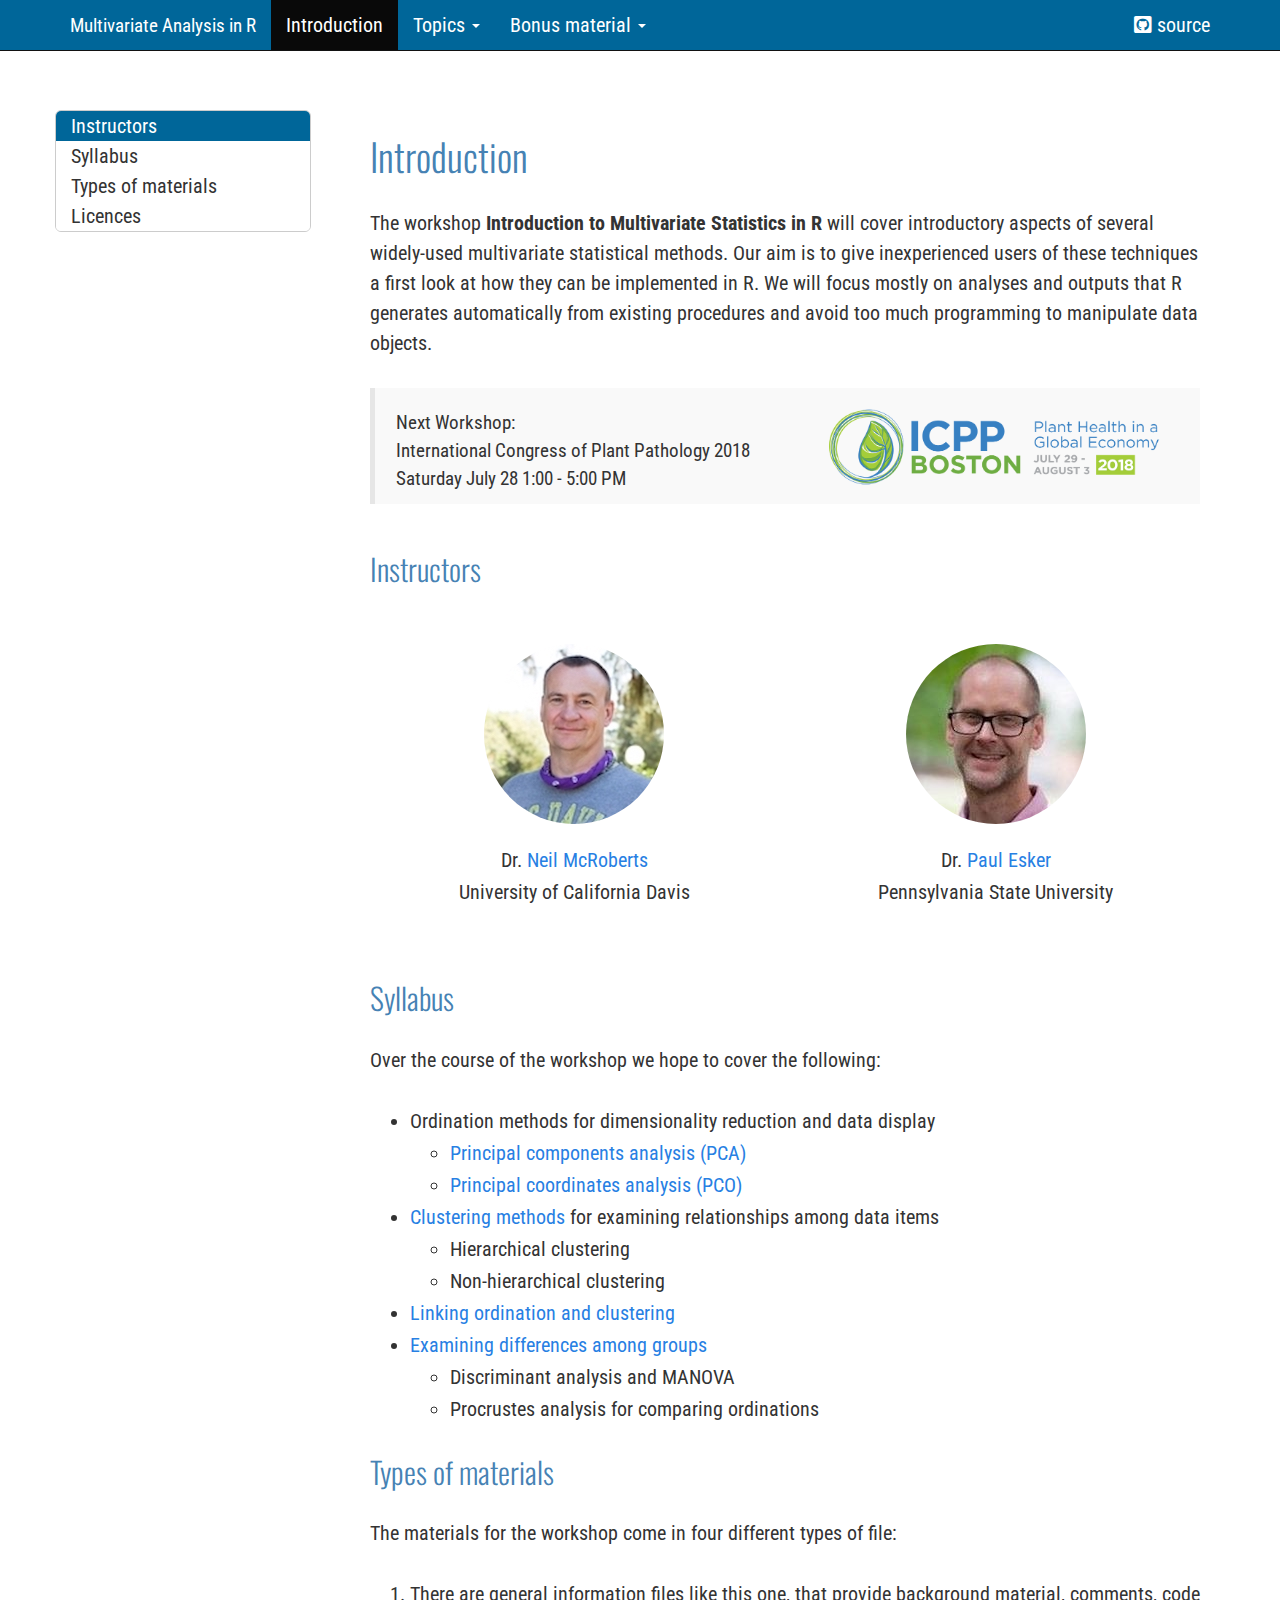
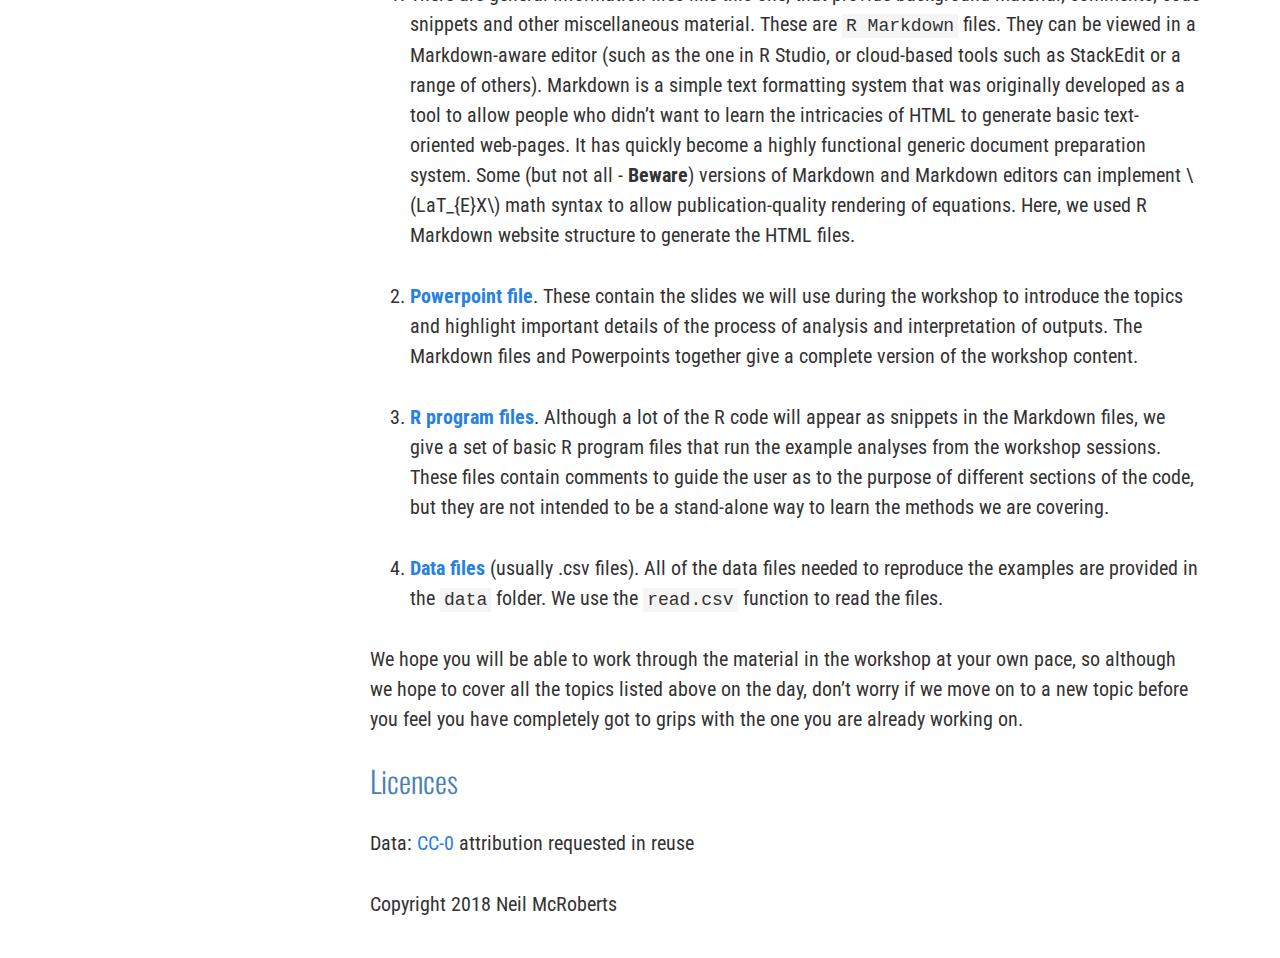
<file: docs/index.html>
<!DOCTYPE html>

<html>

<head>

<meta charset="utf-8" />
<meta name="generator" content="pandoc" />
<meta http-equiv="X-UA-Compatible" content="IE=EDGE" />




<title>Introduction</title>

<script src="site_libs/header-attrs-2.26/header-attrs.js"></script>
<script src="site_libs/jquery-3.6.0/jquery-3.6.0.min.js"></script>
<meta name="viewport" content="width=device-width, initial-scale=1" />
<link href="site_libs/bootstrap-3.3.5/css/cosmo.min.css" rel="stylesheet" />
<script src="site_libs/bootstrap-3.3.5/js/bootstrap.min.js"></script>
<script src="site_libs/bootstrap-3.3.5/shim/html5shiv.min.js"></script>
<script src="site_libs/bootstrap-3.3.5/shim/respond.min.js"></script>
<style>h1 {font-size: 34px;}
       h1.title {font-size: 38px;}
       h2 {font-size: 30px;}
       h3 {font-size: 24px;}
       h4 {font-size: 18px;}
       h5 {font-size: 16px;}
       h6 {font-size: 12px;}
       code {color: inherit; background-color: rgba(0, 0, 0, 0.04);}
       pre:not([class]) { background-color: white }</style>
<script src="site_libs/jqueryui-1.13.2/jquery-ui.min.js"></script>
<link href="site_libs/tocify-1.9.1/jquery.tocify.css" rel="stylesheet" />
<script src="site_libs/tocify-1.9.1/jquery.tocify.js"></script>
<script src="site_libs/navigation-1.1/tabsets.js"></script>
<link href="site_libs/highlightjs-9.12.0/textmate.css" rel="stylesheet" />
<script src="site_libs/highlightjs-9.12.0/highlight.js"></script>
<link href="site_libs/pagedtable-1.1/css/pagedtable.css" rel="stylesheet" />
<script src="site_libs/pagedtable-1.1/js/pagedtable.js"></script>
<link href="site_libs/font-awesome-6.4.2/css/all.min.css" rel="stylesheet" />
<link href="site_libs/font-awesome-6.4.2/css/v4-shims.min.css" rel="stylesheet" />

<style type="text/css">
  code{white-space: pre-wrap;}
  span.smallcaps{font-variant: small-caps;}
  span.underline{text-decoration: underline;}
  div.column{display: inline-block; vertical-align: top; width: 50%;}
  div.hanging-indent{margin-left: 1.5em; text-indent: -1.5em;}
  ul.task-list{list-style: none;}
    </style>

<style type="text/css">code{white-space: pre;}</style>
<script type="text/javascript">
if (window.hljs) {
  hljs.configure({languages: []});
  hljs.initHighlightingOnLoad();
  if (document.readyState && document.readyState === "complete") {
    window.setTimeout(function() { hljs.initHighlighting(); }, 0);
  }
}
</script>






<link rel="stylesheet" href="style.css" type="text/css" />



<style type = "text/css">
.main-container {
  max-width: 940px;
  margin-left: auto;
  margin-right: auto;
}
img {
  max-width:100%;
}
.tabbed-pane {
  padding-top: 12px;
}
.html-widget {
  margin-bottom: 20px;
}
button.code-folding-btn:focus {
  outline: none;
}
summary {
  display: list-item;
}
details > summary > p:only-child {
  display: inline;
}
pre code {
  padding: 0;
}
</style>


<style type="text/css">
.dropdown-submenu {
  position: relative;
}
.dropdown-submenu>.dropdown-menu {
  top: 0;
  left: 100%;
  margin-top: -6px;
  margin-left: -1px;
  border-radius: 0 6px 6px 6px;
}
.dropdown-submenu:hover>.dropdown-menu {
  display: block;
}
.dropdown-submenu>a:after {
  display: block;
  content: " ";
  float: right;
  width: 0;
  height: 0;
  border-color: transparent;
  border-style: solid;
  border-width: 5px 0 5px 5px;
  border-left-color: #cccccc;
  margin-top: 5px;
  margin-right: -10px;
}
.dropdown-submenu:hover>a:after {
  border-left-color: #adb5bd;
}
.dropdown-submenu.pull-left {
  float: none;
}
.dropdown-submenu.pull-left>.dropdown-menu {
  left: -100%;
  margin-left: 10px;
  border-radius: 6px 0 6px 6px;
}
</style>

<script type="text/javascript">
// manage active state of menu based on current page
$(document).ready(function () {
  // active menu anchor
  href = window.location.pathname
  href = href.substr(href.lastIndexOf('/') + 1)
  if (href === "")
    href = "index.html";
  var menuAnchor = $('a[href="' + href + '"]');

  // mark the anchor link active (and if it's in a dropdown, also mark that active)
  var dropdown = menuAnchor.closest('li.dropdown');
  if (window.bootstrap) { // Bootstrap 4+
    menuAnchor.addClass('active');
    dropdown.find('> .dropdown-toggle').addClass('active');
  } else { // Bootstrap 3
    menuAnchor.parent().addClass('active');
    dropdown.addClass('active');
  }

  // Navbar adjustments
  var navHeight = $(".navbar").first().height() + 15;
  var style = document.createElement('style');
  var pt = "padding-top: " + navHeight + "px; ";
  var mt = "margin-top: -" + navHeight + "px; ";
  var css = "";
  // offset scroll position for anchor links (for fixed navbar)
  for (var i = 1; i <= 6; i++) {
    css += ".section h" + i + "{ " + pt + mt + "}\n";
  }
  style.innerHTML = "body {" + pt + "padding-bottom: 40px; }\n" + css;
  document.head.appendChild(style);
});
</script>

<!-- tabsets -->

<style type="text/css">
.tabset-dropdown > .nav-tabs {
  display: inline-table;
  max-height: 500px;
  min-height: 44px;
  overflow-y: auto;
  border: 1px solid #ddd;
  border-radius: 4px;
}

.tabset-dropdown > .nav-tabs > li.active:before, .tabset-dropdown > .nav-tabs.nav-tabs-open:before {
  content: "\e259";
  font-family: 'Glyphicons Halflings';
  display: inline-block;
  padding: 10px;
  border-right: 1px solid #ddd;
}

.tabset-dropdown > .nav-tabs.nav-tabs-open > li.active:before {
  content: "\e258";
  font-family: 'Glyphicons Halflings';
  border: none;
}

.tabset-dropdown > .nav-tabs > li.active {
  display: block;
}

.tabset-dropdown > .nav-tabs > li > a,
.tabset-dropdown > .nav-tabs > li > a:focus,
.tabset-dropdown > .nav-tabs > li > a:hover {
  border: none;
  display: inline-block;
  border-radius: 4px;
  background-color: transparent;
}

.tabset-dropdown > .nav-tabs.nav-tabs-open > li {
  display: block;
  float: none;
}

.tabset-dropdown > .nav-tabs > li {
  display: none;
}
</style>

<!-- code folding -->



<style type="text/css">

#TOC {
  margin: 25px 0px 20px 0px;
}
@media (max-width: 768px) {
#TOC {
  position: relative;
  width: 100%;
}
}

@media print {
.toc-content {
  /* see https://github.com/w3c/csswg-drafts/issues/4434 */
  float: right;
}
}

.toc-content {
  padding-left: 30px;
  padding-right: 40px;
}

div.main-container {
  max-width: 1200px;
}

div.tocify {
  width: 20%;
  max-width: 260px;
  max-height: 85%;
}

@media (min-width: 768px) and (max-width: 991px) {
  div.tocify {
    width: 25%;
  }
}

@media (max-width: 767px) {
  div.tocify {
    width: 100%;
    max-width: none;
  }
}

.tocify ul, .tocify li {
  line-height: 20px;
}

.tocify-subheader .tocify-item {
  font-size: 0.90em;
}

.tocify .list-group-item {
  border-radius: 0px;
}

.tocify-subheader {
  display: inline;
}
.tocify-subheader .tocify-item {
  font-size: 0.95em;
}

</style>



</head>

<body>


<div class="container-fluid main-container">


<!-- setup 3col/9col grid for toc_float and main content  -->
<div class="row">
<div class="col-xs-12 col-sm-4 col-md-3">
<div id="TOC" class="tocify">
</div>
</div>

<div class="toc-content col-xs-12 col-sm-8 col-md-9">




<div class="navbar navbar-default  navbar-fixed-top" role="navigation">
  <div class="container">
    <div class="navbar-header">
      <button type="button" class="navbar-toggle collapsed" data-toggle="collapse" data-bs-toggle="collapse" data-target="#navbar" data-bs-target="#navbar">
        <span class="icon-bar"></span>
        <span class="icon-bar"></span>
        <span class="icon-bar"></span>
      </button>
      <a class="navbar-brand" href="index.html">Multivariate Analysis in R</a>
    </div>
    <div id="navbar" class="navbar-collapse collapse">
      <ul class="nav navbar-nav">
        <li>
  <a href="index.html">Introduction</a>
</li>
<li class="dropdown">
  <a href="#" class="dropdown-toggle" data-toggle="dropdown" role="button" data-bs-toggle="dropdown" aria-expanded="false">
    Topics
     
    <span class="caret"></span>
  </a>
  <ul class="dropdown-menu" role="menu">
    <li>
      <a href="1-MV_PCA.html">Principal Components Analysis</a>
    </li>
    <li>
      <a href="2-MV_PCO.html">Principal Coordinates Analysis</a>
    </li>
    <li>
      <a href="3-Cluster.html">Cluster analysis</a>
    </li>
    <li>
      <a href="4-PCA_PCO_cluster.html">Linking ordination and clustering</a>
    </li>
    <li>
      <a href="5-DA_Manova.html">Discriminant Analysis and Manova</a>
    </li>
  </ul>
</li>
<li class="dropdown">
  <a href="#" class="dropdown-toggle" data-toggle="dropdown" role="button" data-bs-toggle="dropdown" aria-expanded="false">
    Bonus material
     
    <span class="caret"></span>
  </a>
  <ul class="dropdown-menu" role="menu">
    <li>
      <a href="Intro_R.html">Introduction to R</a>
    </li>
  </ul>
</li>
      </ul>
      <ul class="nav navbar-nav navbar-right">
        <li>
  <a href="https://github.com/openplantpathology/OPP_workshop_Multivariate">
    <span class="fa fa-github-square"></span>
     
    source
  </a>
</li>
      </ul>
    </div><!--/.nav-collapse -->
  </div><!--/.container -->
</div><!--/.navbar -->

<div id="header">



<h1 class="title toc-ignore">Introduction</h1>

</div>


<p>The workshop <strong>Introduction to Multivariate Statistics in
R</strong> will cover introductory aspects of several widely-used
multivariate statistical methods. Our aim is to give inexperienced users
of these techniques a first look at how they can be implemented in R. We
will focus mostly on analyses and outputs that R generates automatically
from existing procedures and avoid too much programming to manipulate
data objects.</p>
<blockquote>
<p>Next
Workshop:<img src = "figs/icpp2018.png" width=350 align=right><br>
International Congress of Plant Pathology 2018<br> Saturday July 28 1:00
- 5:00 PM</p>
</blockquote>
<div id="instructors" class="section level2">
<h2>Instructors</h2>
<div class="section group">
<div class="col span_1_of_2">
<img src = "figs/mcroberts.jpg" style = "border-radius: 50%; border-color: white 1px; margin: 20px"><br />
Dr. <a
href="https://qbelab.plantpathology.ucdavis.edu/neil-mcroberts/">Neil
McRoberts</a><br />
University of California Davis
</div>
<div class="col span_1_of_2">
<img src = "figs/esker.jpg" style = "border-radius: 50%; border-color: white 1px; margin: 20px"><br />
Dr. <a href="https://plantpath.psu.edu/directory/pde6">Paul
Esker</a><br />
Pennsylvania State University
</div>
</div>
<p>
</p>
</div>
<div id="syllabus" class="section level2">
<h2>Syllabus</h2>
<p>Over the course of the workshop we hope to cover the following:</p>
<ul>
<li>Ordination methods for dimensionality reduction and data display
<ul>
<li><a href="1-MV_PCA.html">Principal components analysis (PCA)</a></li>
<li><a href="2-MV_PCO.html">Principal coordinates analysis
(PCO)</a></li>
</ul></li>
<li><a href="3-Cluster.html">Clustering methods</a> for examining
relationships among data items
<ul>
<li>Hierarchical clustering</li>
<li>Non-hierarchical clustering</li>
</ul></li>
<li><a href="4-PCA_PCO_cluster.html">Linking ordination and
clustering</a></li>
<li><a href="5-DA_Manova.html">Examining differences among groups</a>
<ul>
<li>Discriminant analysis and MANOVA</li>
<li>Procrustes analysis for comparing ordinations</li>
</ul></li>
</ul>
<p>
</p>
</div>
<div id="types-of-materials" class="section level2">
<h2>Types of materials</h2>
<p>The materials for the workshop come in four different types of
file:</p>
<ol style="list-style-type: decimal">
<li><p>There are general information files like this one, that provide
background material, comments, code snippets and other miscellaneous
material. These are <code>R Markdown</code> files. They can be viewed in
a Markdown-aware editor (such as the one in R Studio, or cloud-based
tools such as StackEdit or a range of others). Markdown is a simple text
formatting system that was originally developed as a tool to allow
people who didn’t want to learn the intricacies of HTML to generate
basic text-oriented web-pages. It has quickly become a highly functional
generic document preparation system. Some (but not all -
<strong>Beware</strong>) versions of Markdown and Markdown editors can
implement <span class="math inline">\(LaT_{E}X\)</span> math syntax to
allow publication-quality rendering of equations. Here, we used R
Markdown website structure to generate the HTML files.</p></li>
<li><p><a href="supp/Introductio-MV.pptx"><strong>Powerpoint
file</strong></a>. These contain the slides we will use during the
workshop to introduce the topics and highlight important details of the
process of analysis and interpretation of outputs. The Markdown files
and Powerpoints together give a complete version of the workshop
content.</p></li>
<li><p><a
href="https://github.com/openplantpathology/OPP_Workshop_Multivariate/tree/master/R"><strong>R
program files</strong></a>. Although a lot of the R code will appear as
snippets in the Markdown files, we give a set of basic R program files
that run the example analyses from the workshop sessions. These files
contain comments to guide the user as to the purpose of different
sections of the code, but they are not intended to be a stand-alone way
to learn the methods we are covering.</p></li>
<li><p><a
href="https://github.com/openplantpathology/OPP_Workshop_Multivariate/tree/master/data"><strong>Data
files</strong></a> (usually .csv files). All of the data files needed to
reproduce the examples are provided in the <code>data</code> folder. We
use the <code>read.csv</code> function to read the files.</p></li>
</ol>
<p>We hope you will be able to work through the material in the workshop
at your own pace, so although we hope to cover all the topics listed
above on the day, don’t worry if we move on to a new topic before you
feel you have completely got to grips with the one you are already
working on. <br></p>
</div>
<div id="licences" class="section level2">
<h2>Licences</h2>
<p>Data: <a
href="https://creativecommons.org/publicdomain/zero/1.0/">CC-0</a>
attribution requested in reuse</p>
</div>



Copyright 2018 Neil McRoberts


</div>
</div>

</div>

<script>

// add bootstrap table styles to pandoc tables
function bootstrapStylePandocTables() {
  $('tr.odd').parent('tbody').parent('table').addClass('table table-condensed');
}
$(document).ready(function () {
  bootstrapStylePandocTables();
});


</script>

<!-- tabsets -->

<script>
$(document).ready(function () {
  window.buildTabsets("TOC");
});

$(document).ready(function () {
  $('.tabset-dropdown > .nav-tabs > li').click(function () {
    $(this).parent().toggleClass('nav-tabs-open');
  });
});
</script>

<!-- code folding -->

<script>
$(document).ready(function ()  {

    // temporarily add toc-ignore selector to headers for the consistency with Pandoc
    $('.unlisted.unnumbered').addClass('toc-ignore')

    // move toc-ignore selectors from section div to header
    $('div.section.toc-ignore')
        .removeClass('toc-ignore')
        .children('h1,h2,h3,h4,h5').addClass('toc-ignore');

    // establish options
    var options = {
      selectors: "h1,h2,h3",
      theme: "bootstrap3",
      context: '.toc-content',
      hashGenerator: function (text) {
        return text.replace(/[.\\/?&!#<>]/g, '').replace(/\s/g, '_');
      },
      ignoreSelector: ".toc-ignore",
      scrollTo: 0
    };
    options.showAndHide = false;
    options.smoothScroll = false;

    // tocify
    var toc = $("#TOC").tocify(options).data("toc-tocify");
});
</script>

<!-- dynamically load mathjax for compatibility with self-contained -->
<script>
  (function () {
    var script = document.createElement("script");
    script.type = "text/javascript";
    script.src  = "https://mathjax.rstudio.com/latest/MathJax.js?config=TeX-AMS-MML_HTMLorMML";
    document.getElementsByTagName("head")[0].appendChild(script);
  })();
</script>

</body>
</html>
</file>
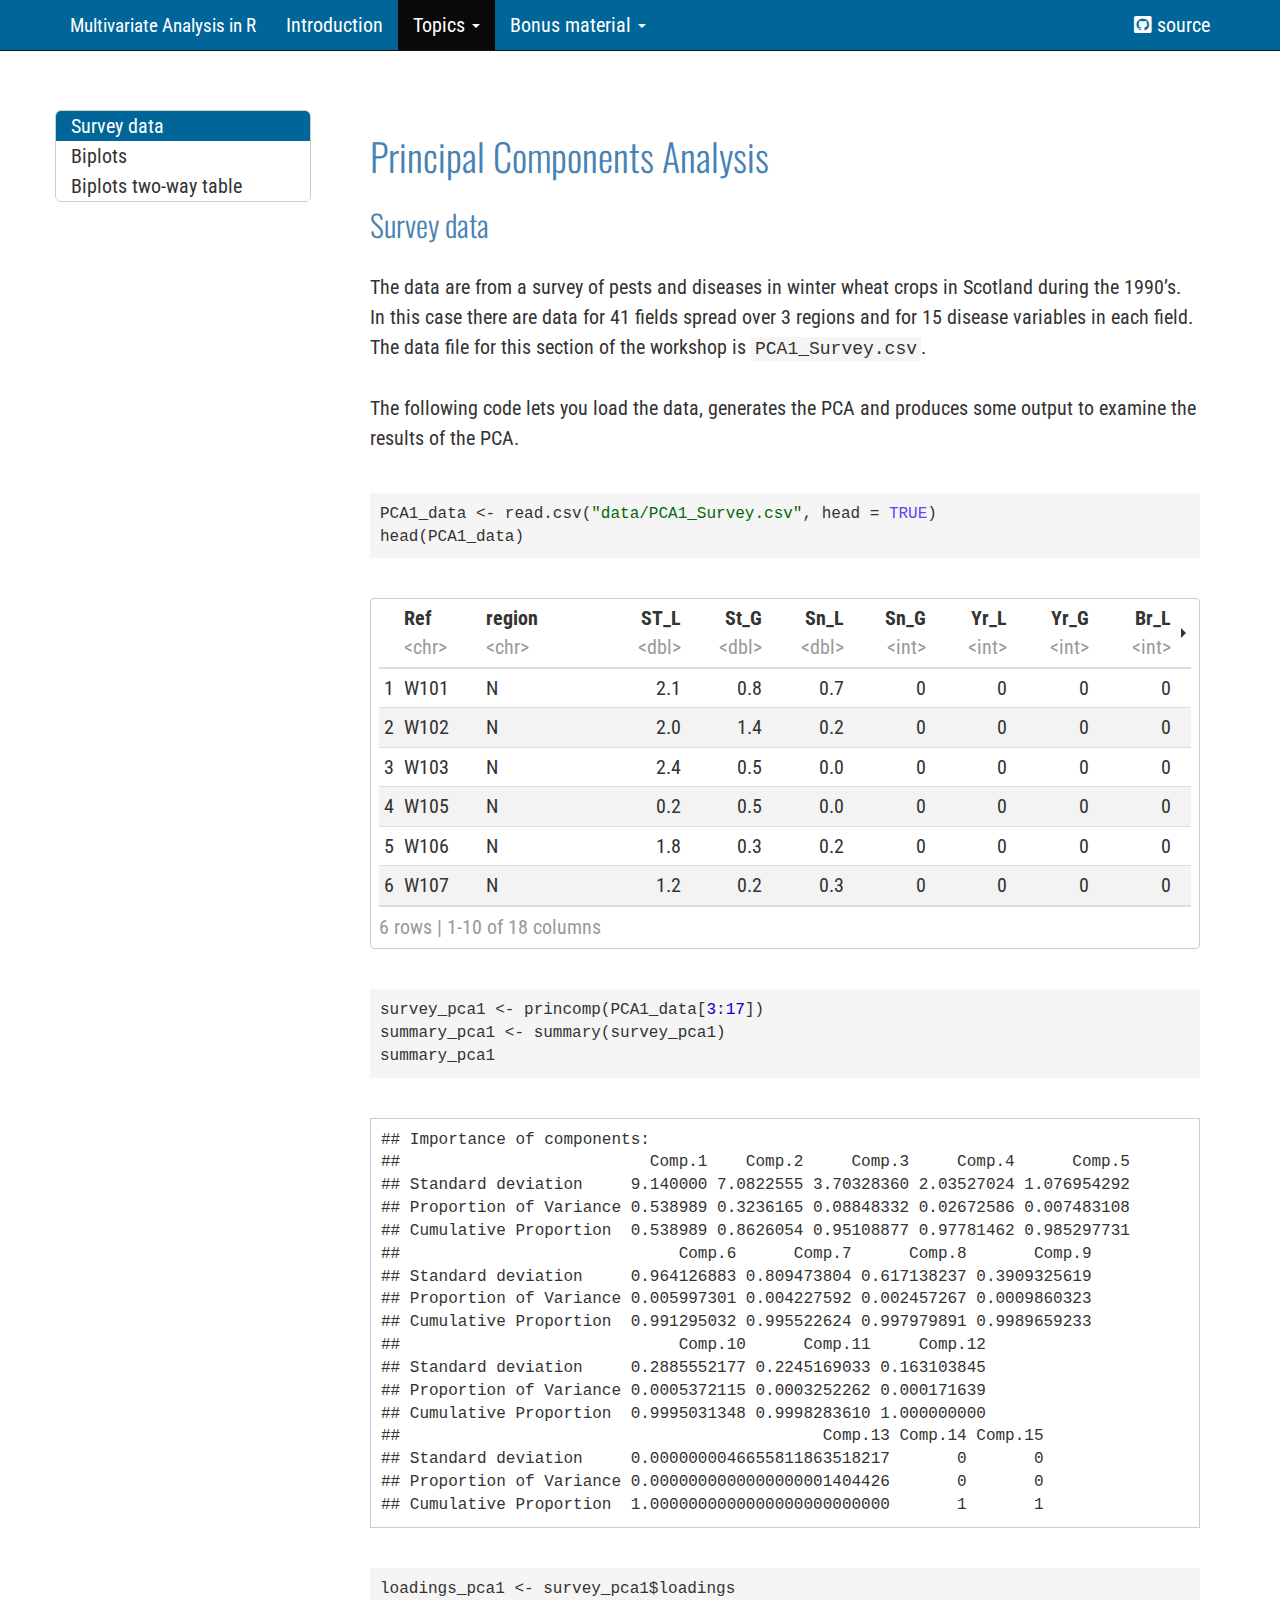
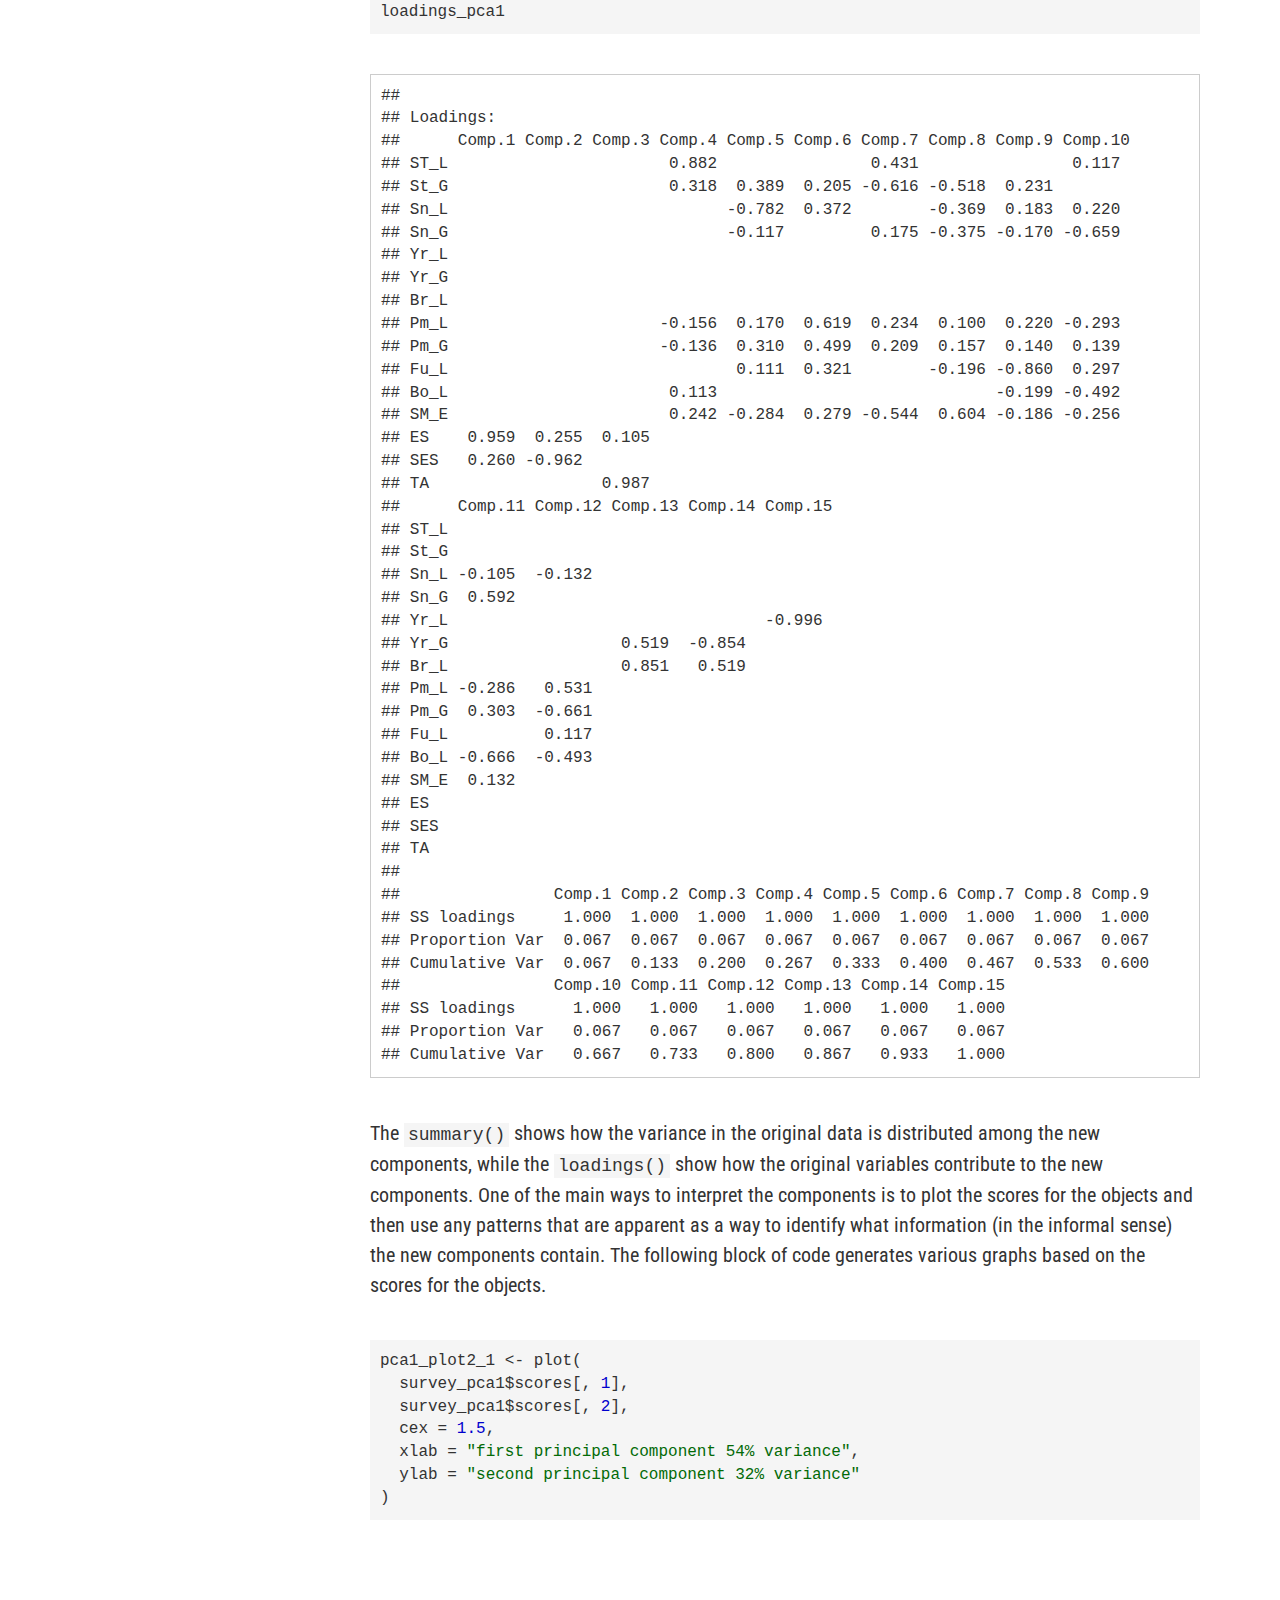
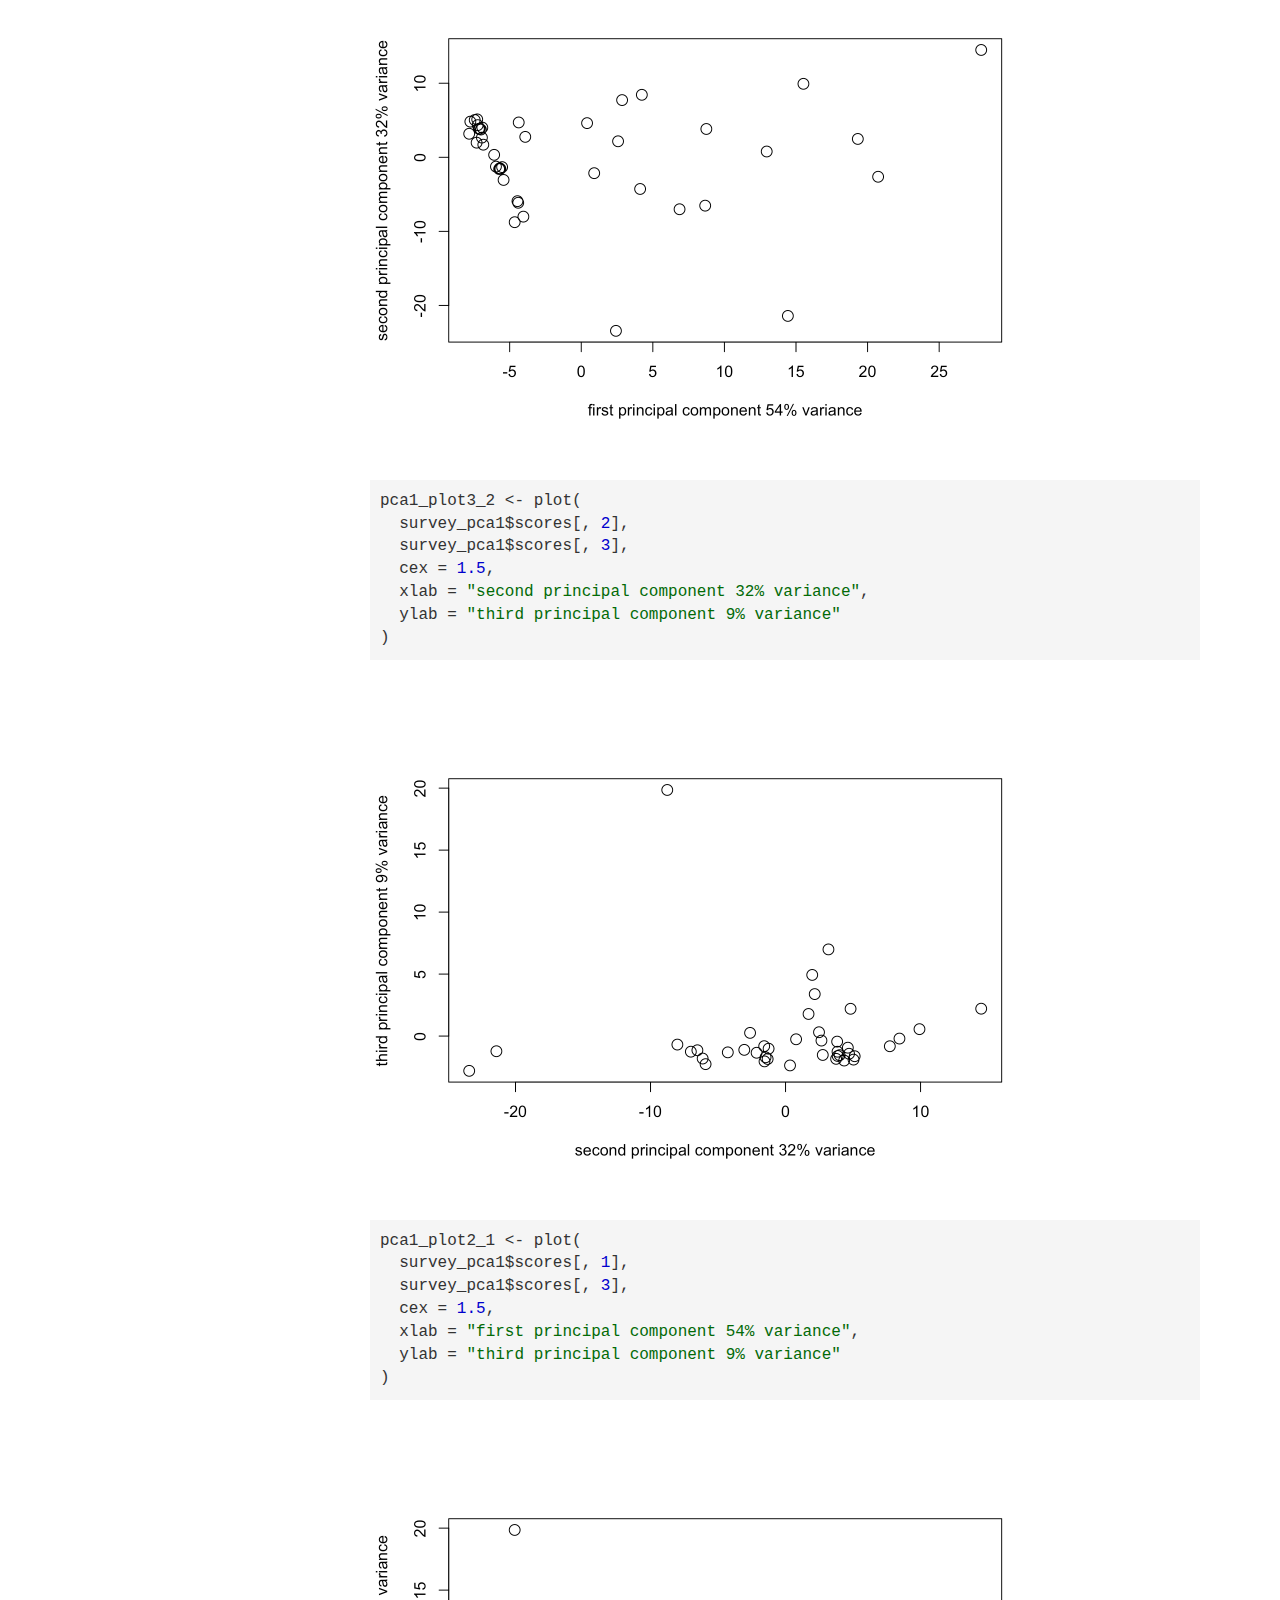
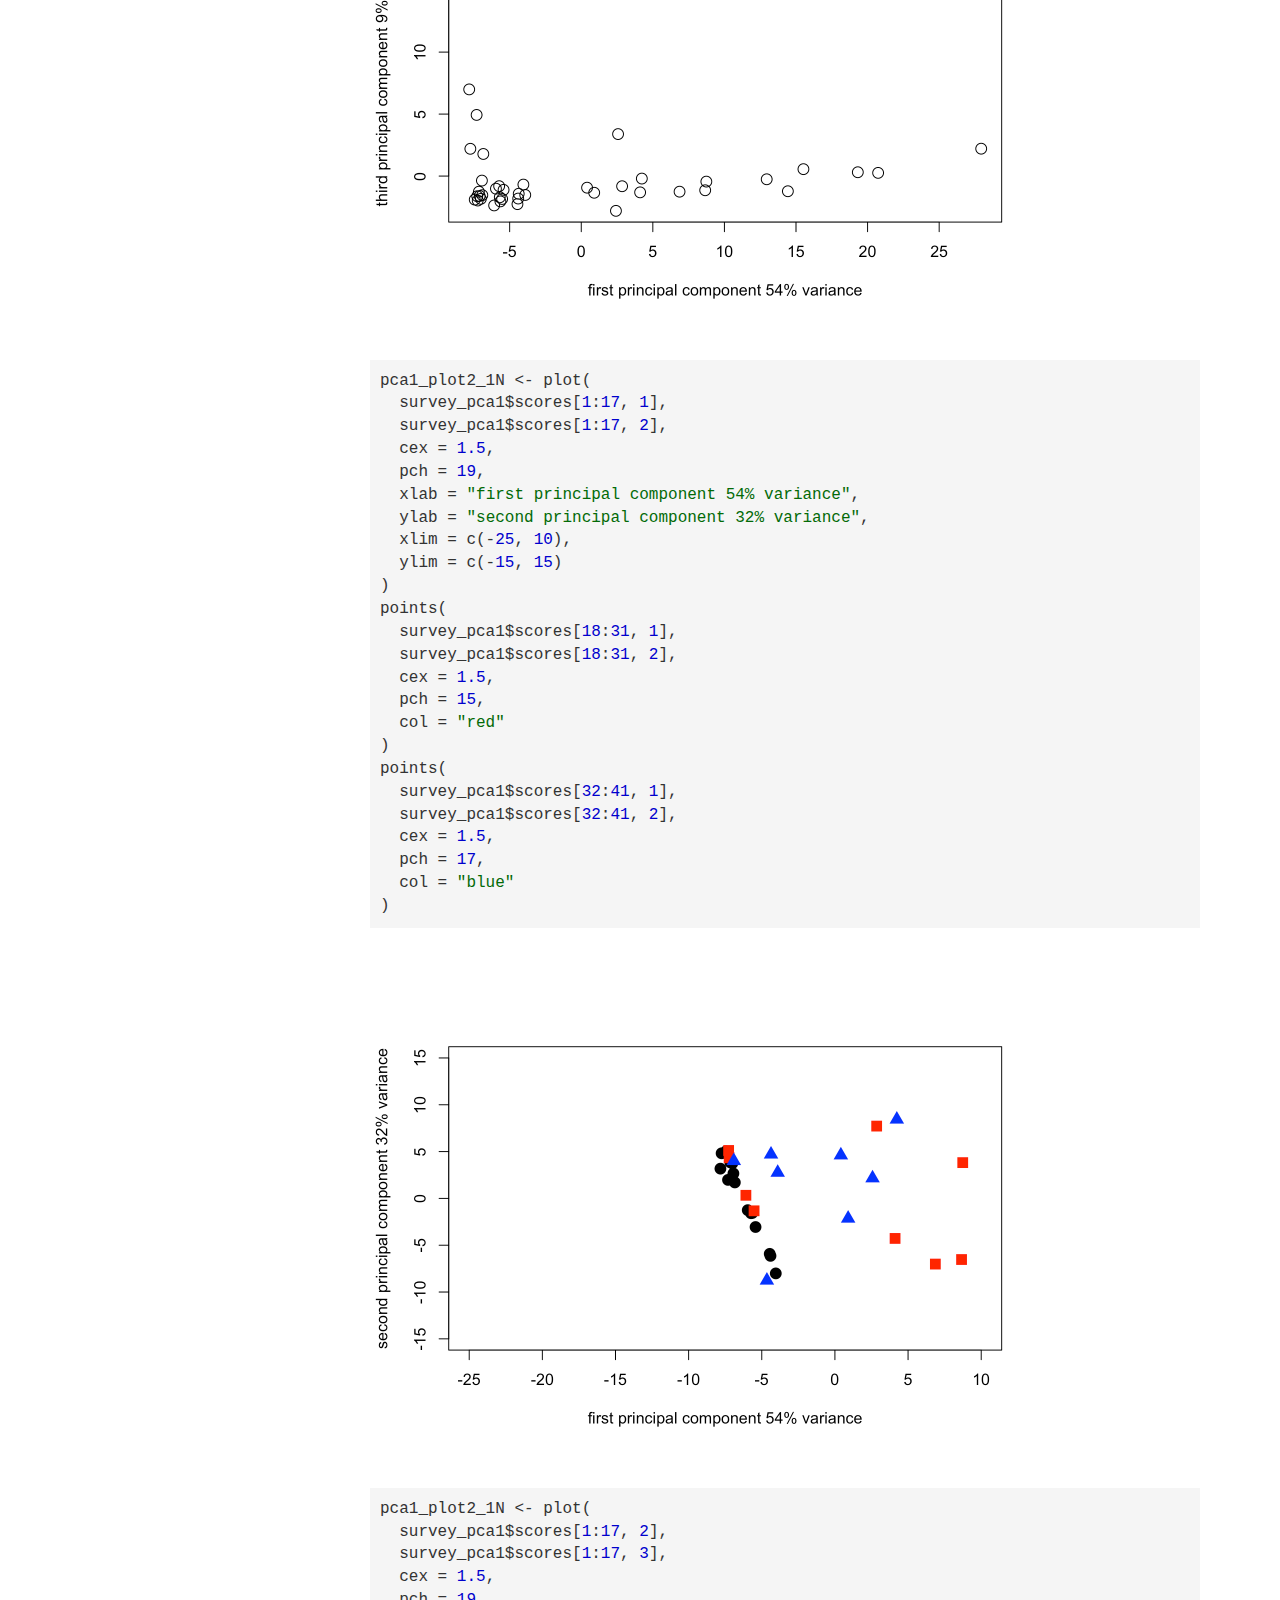
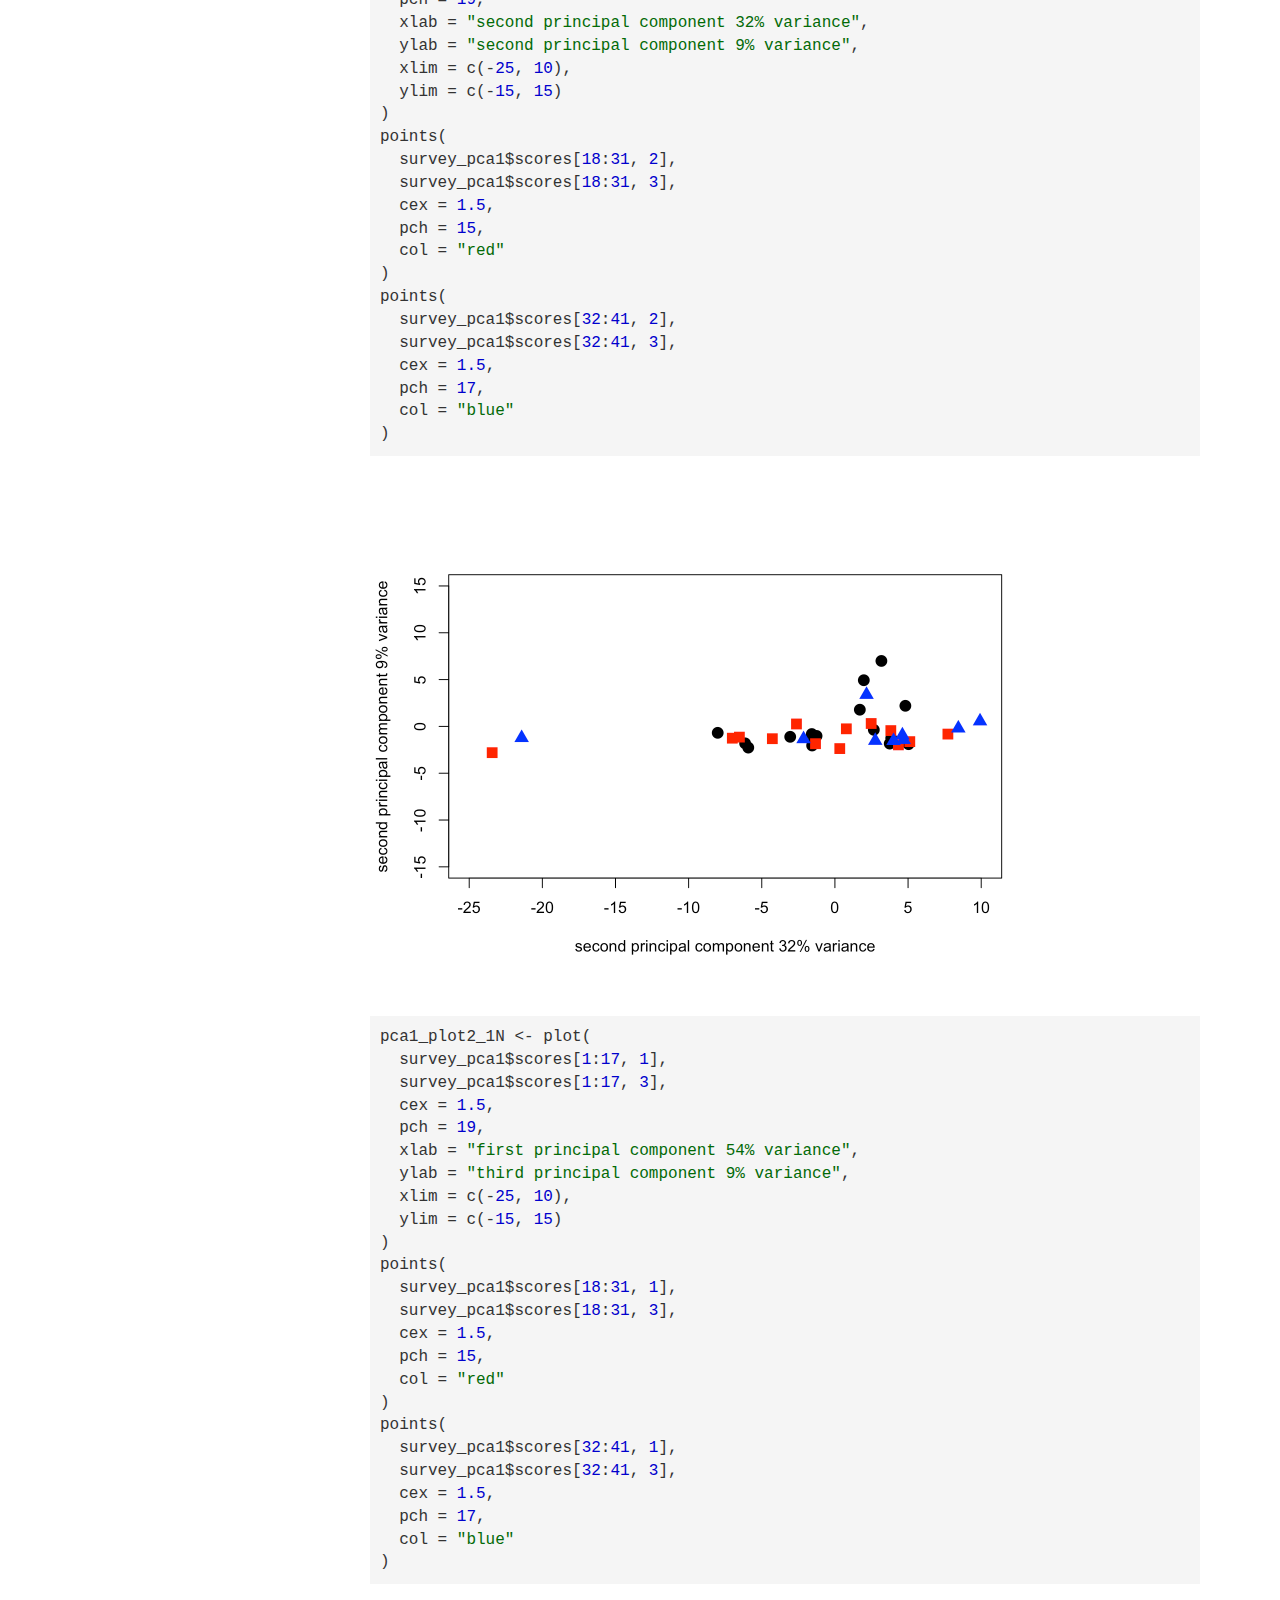
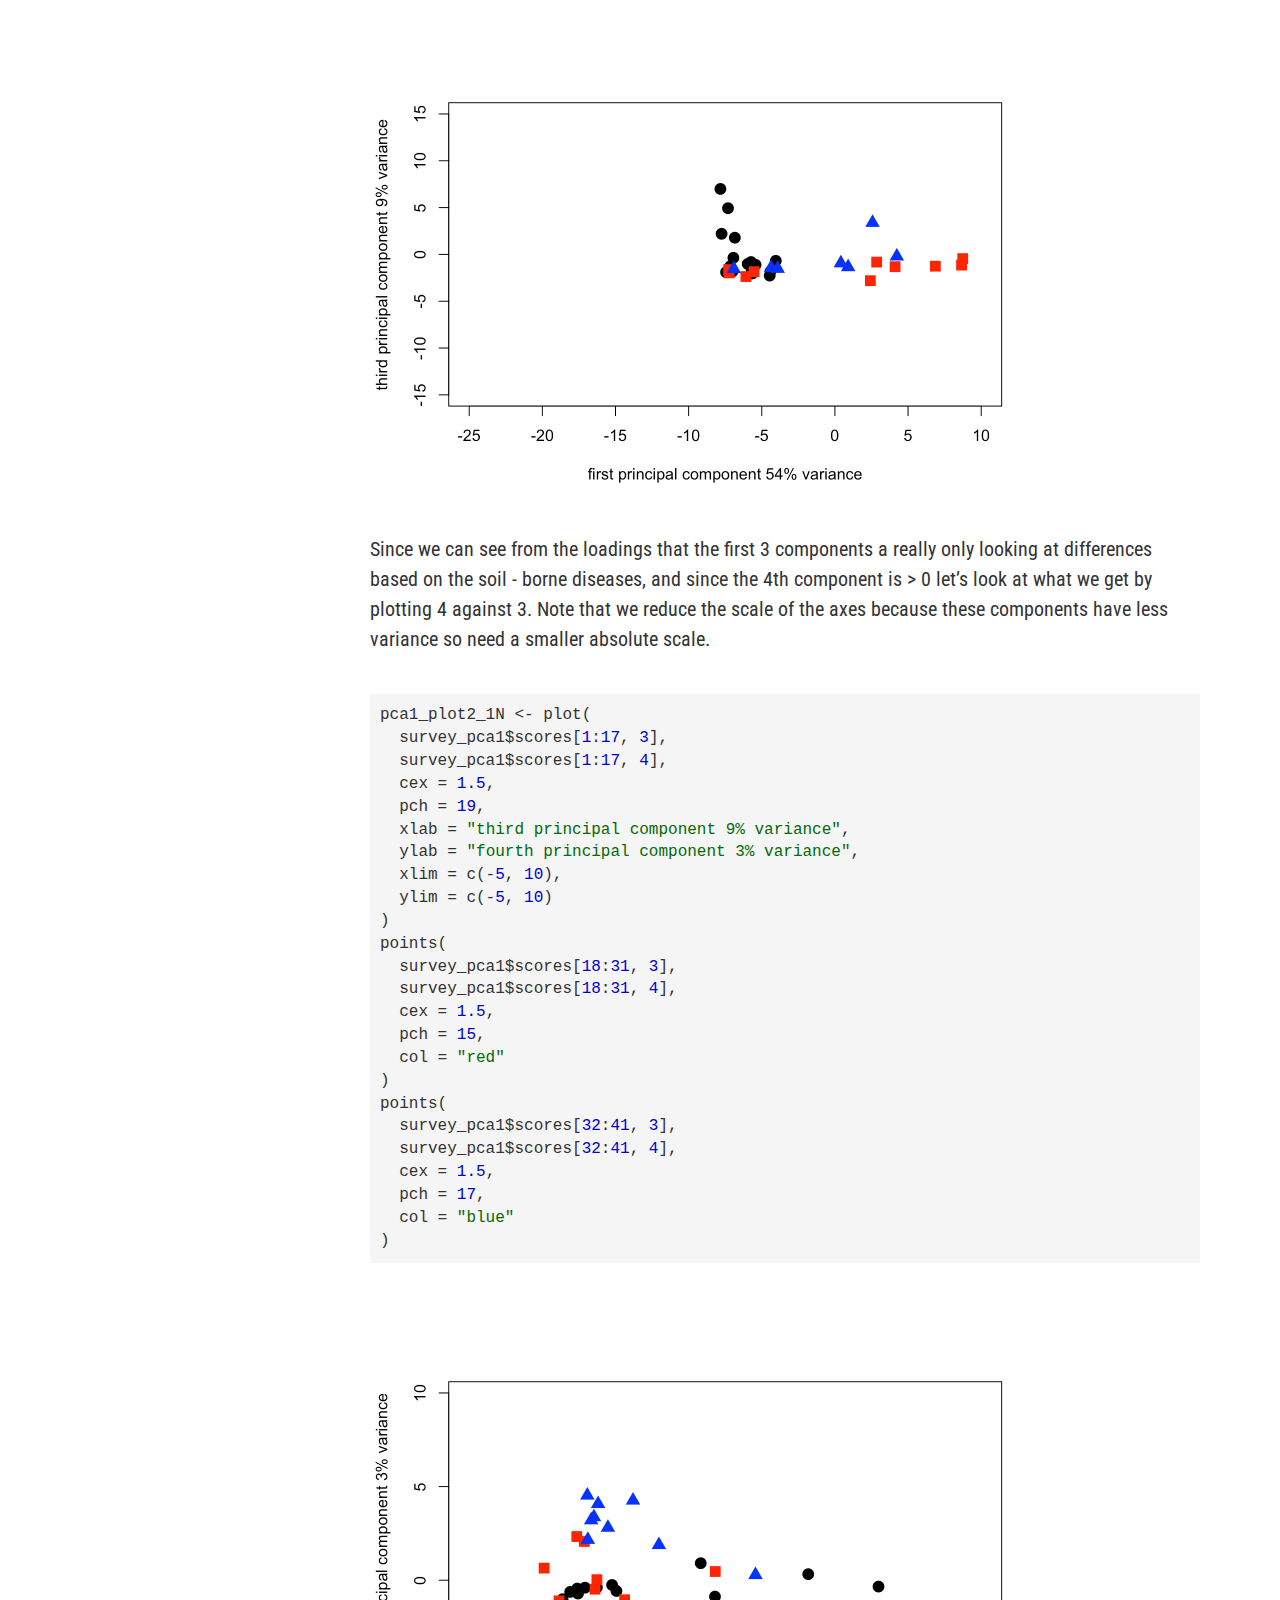
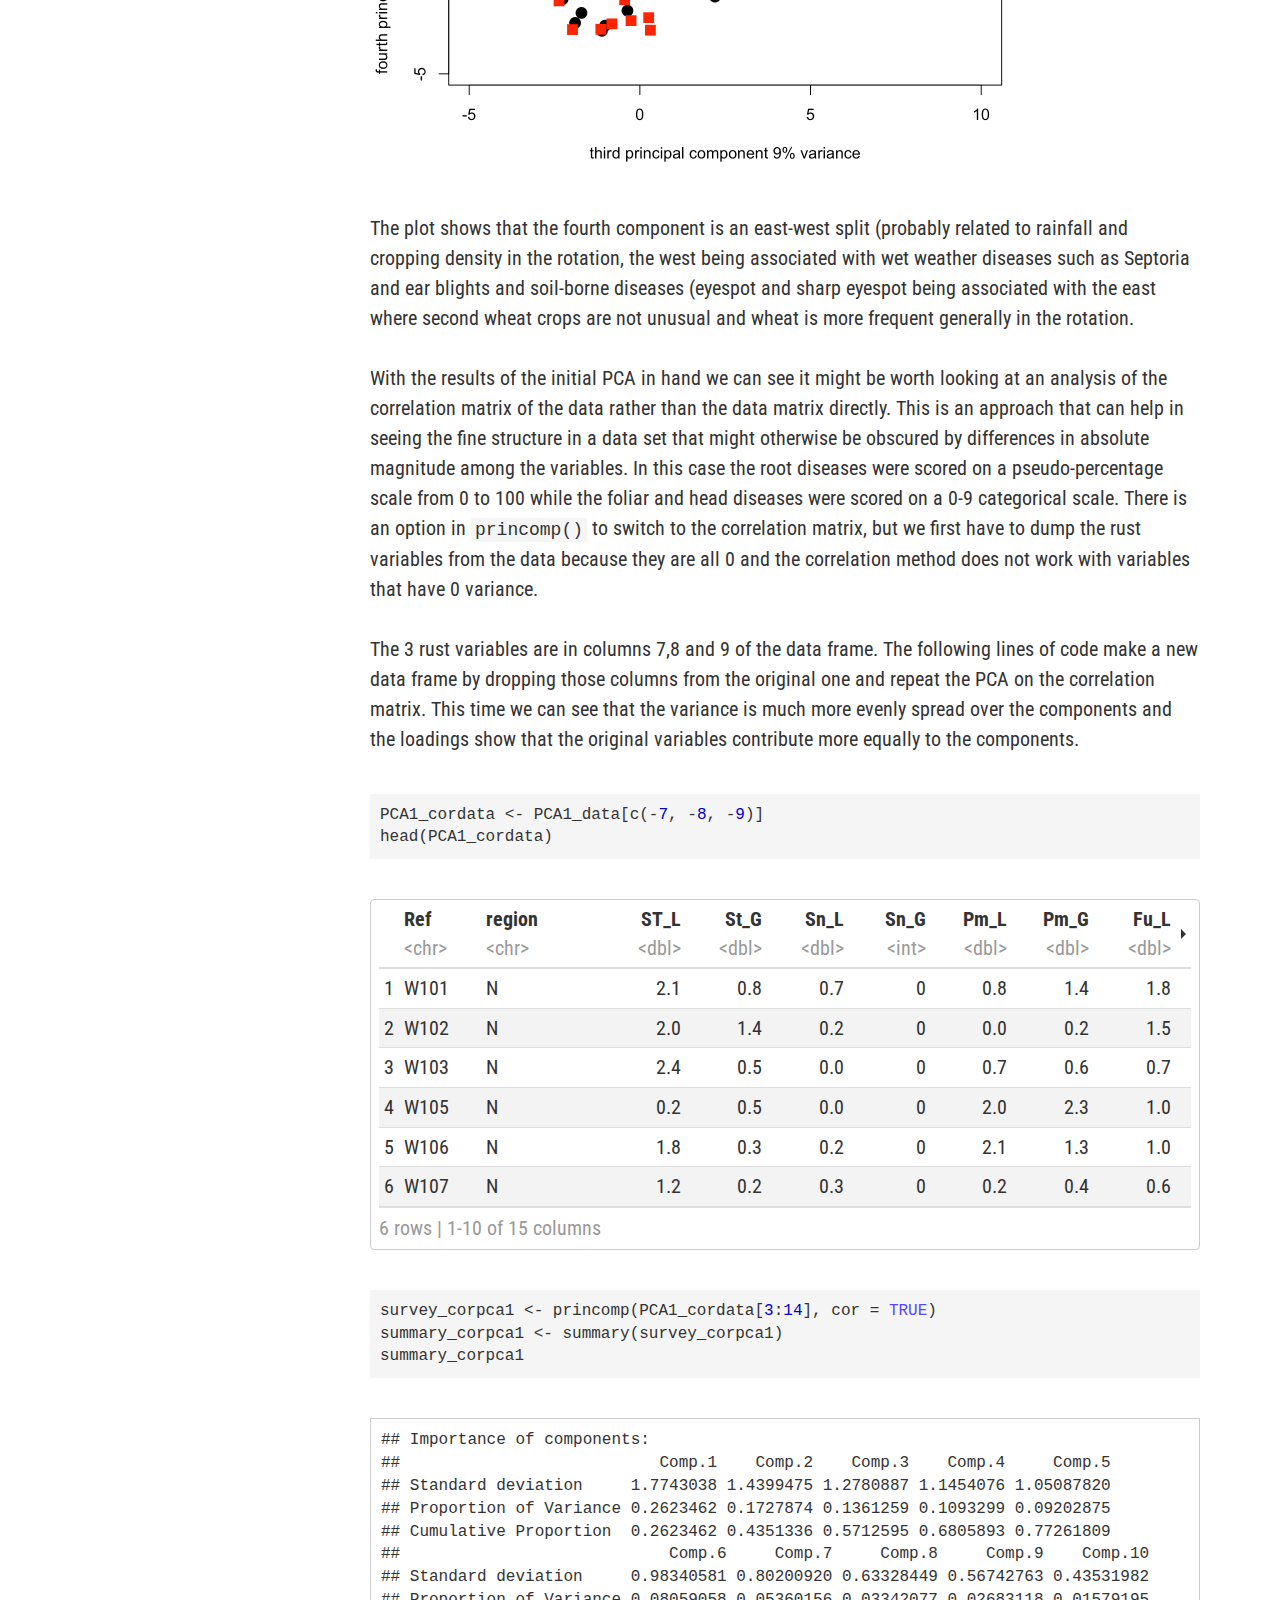
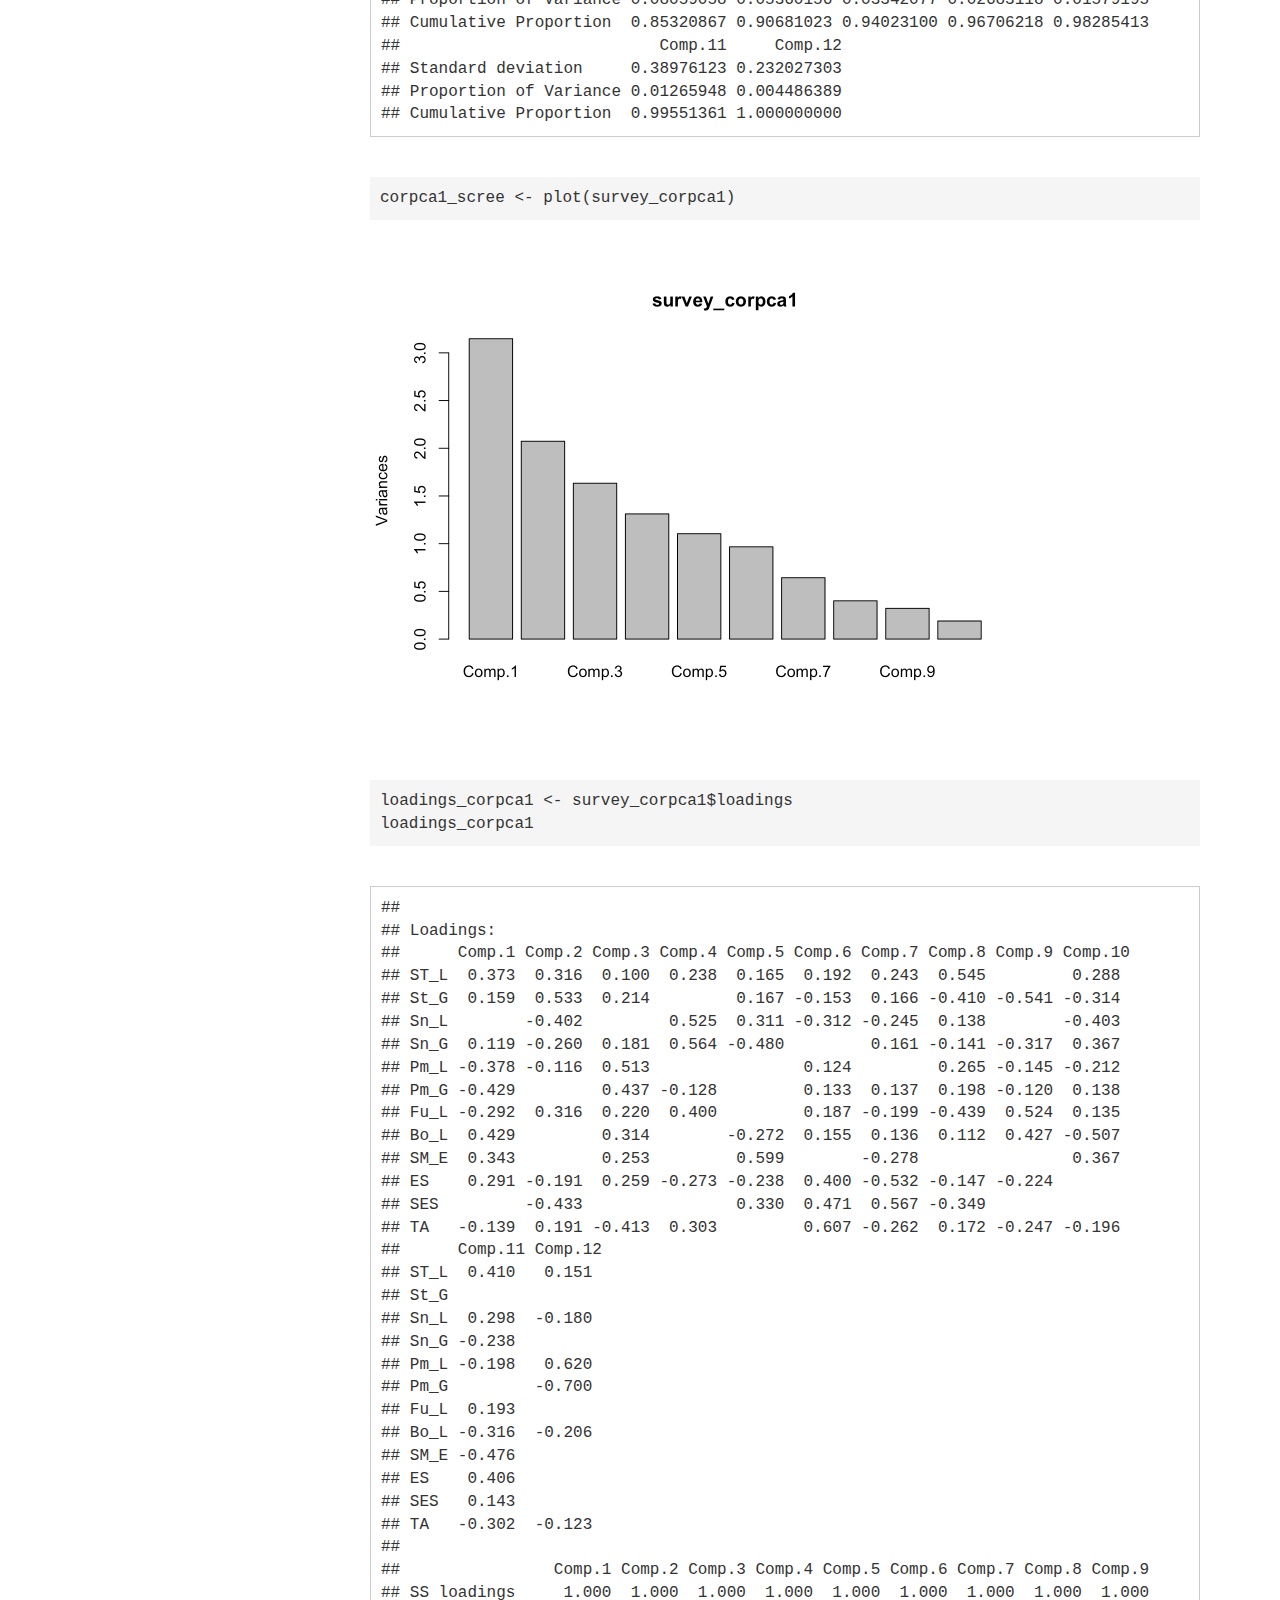
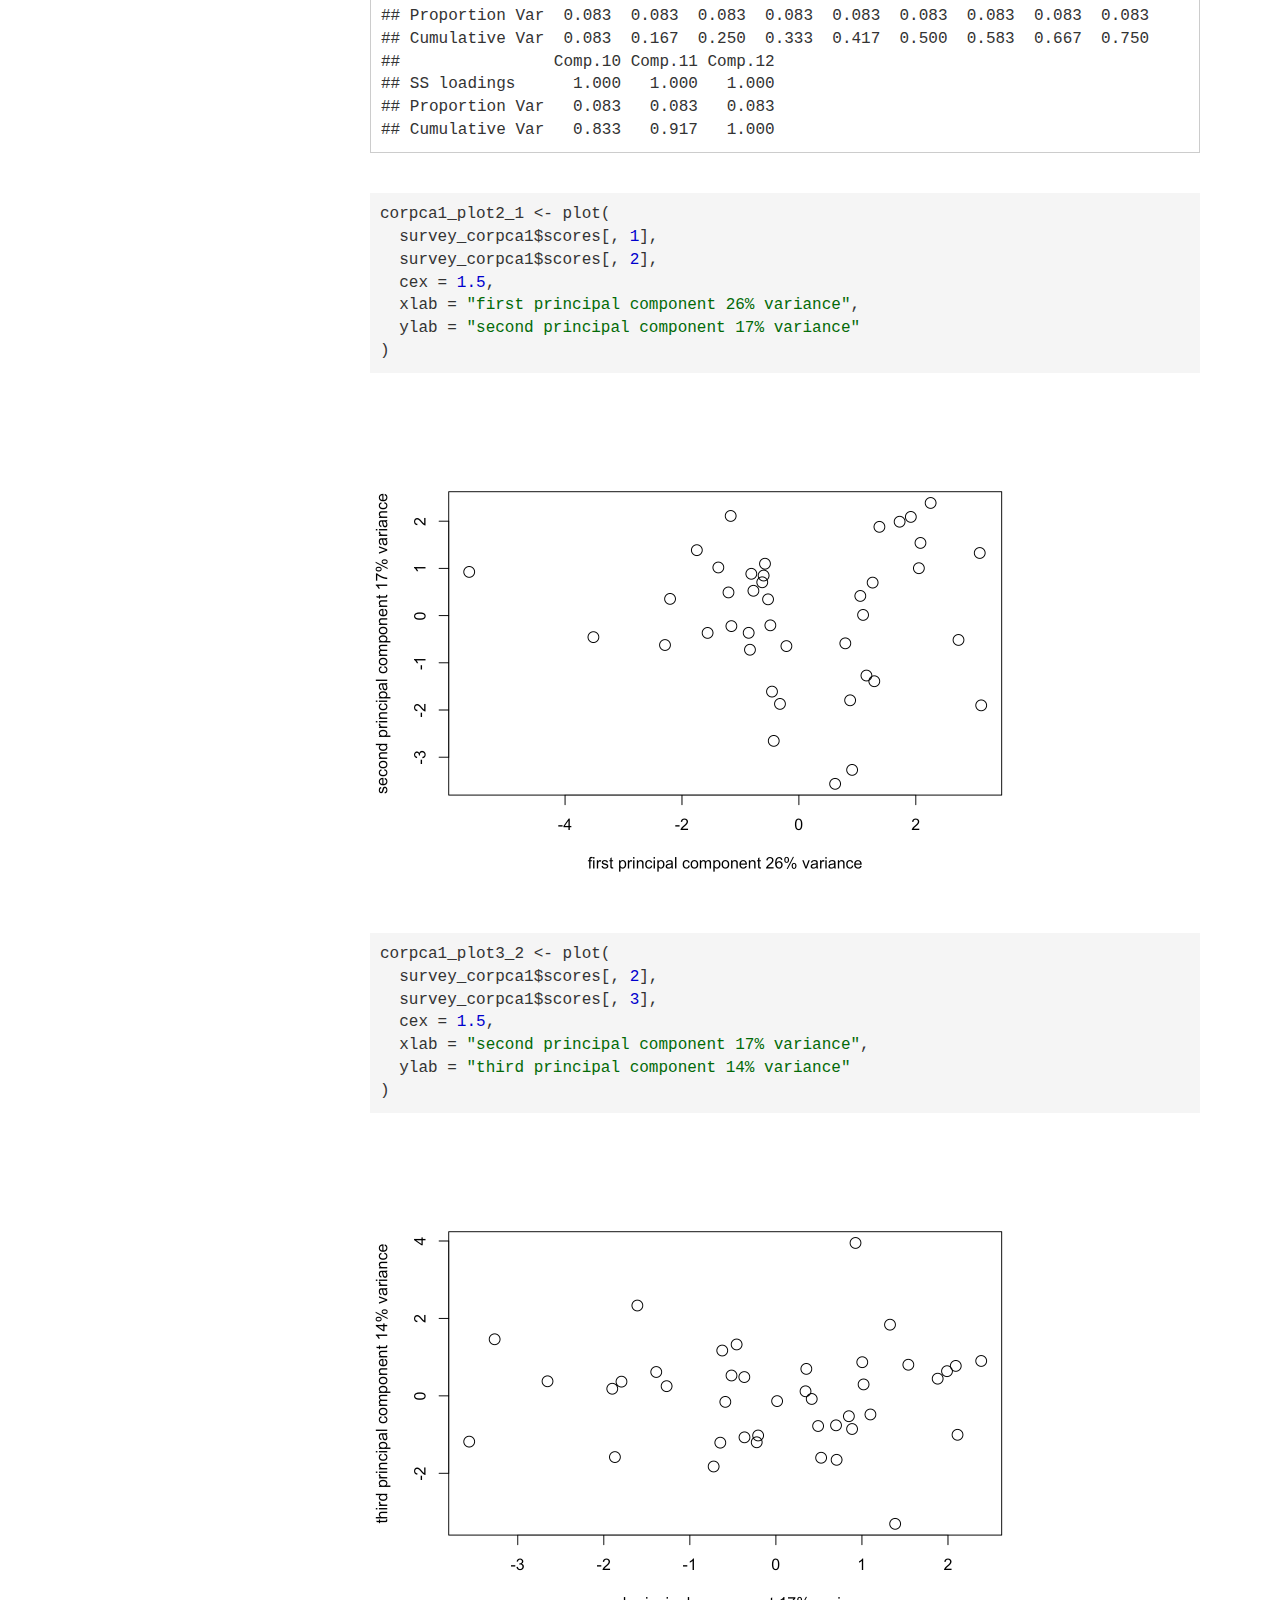
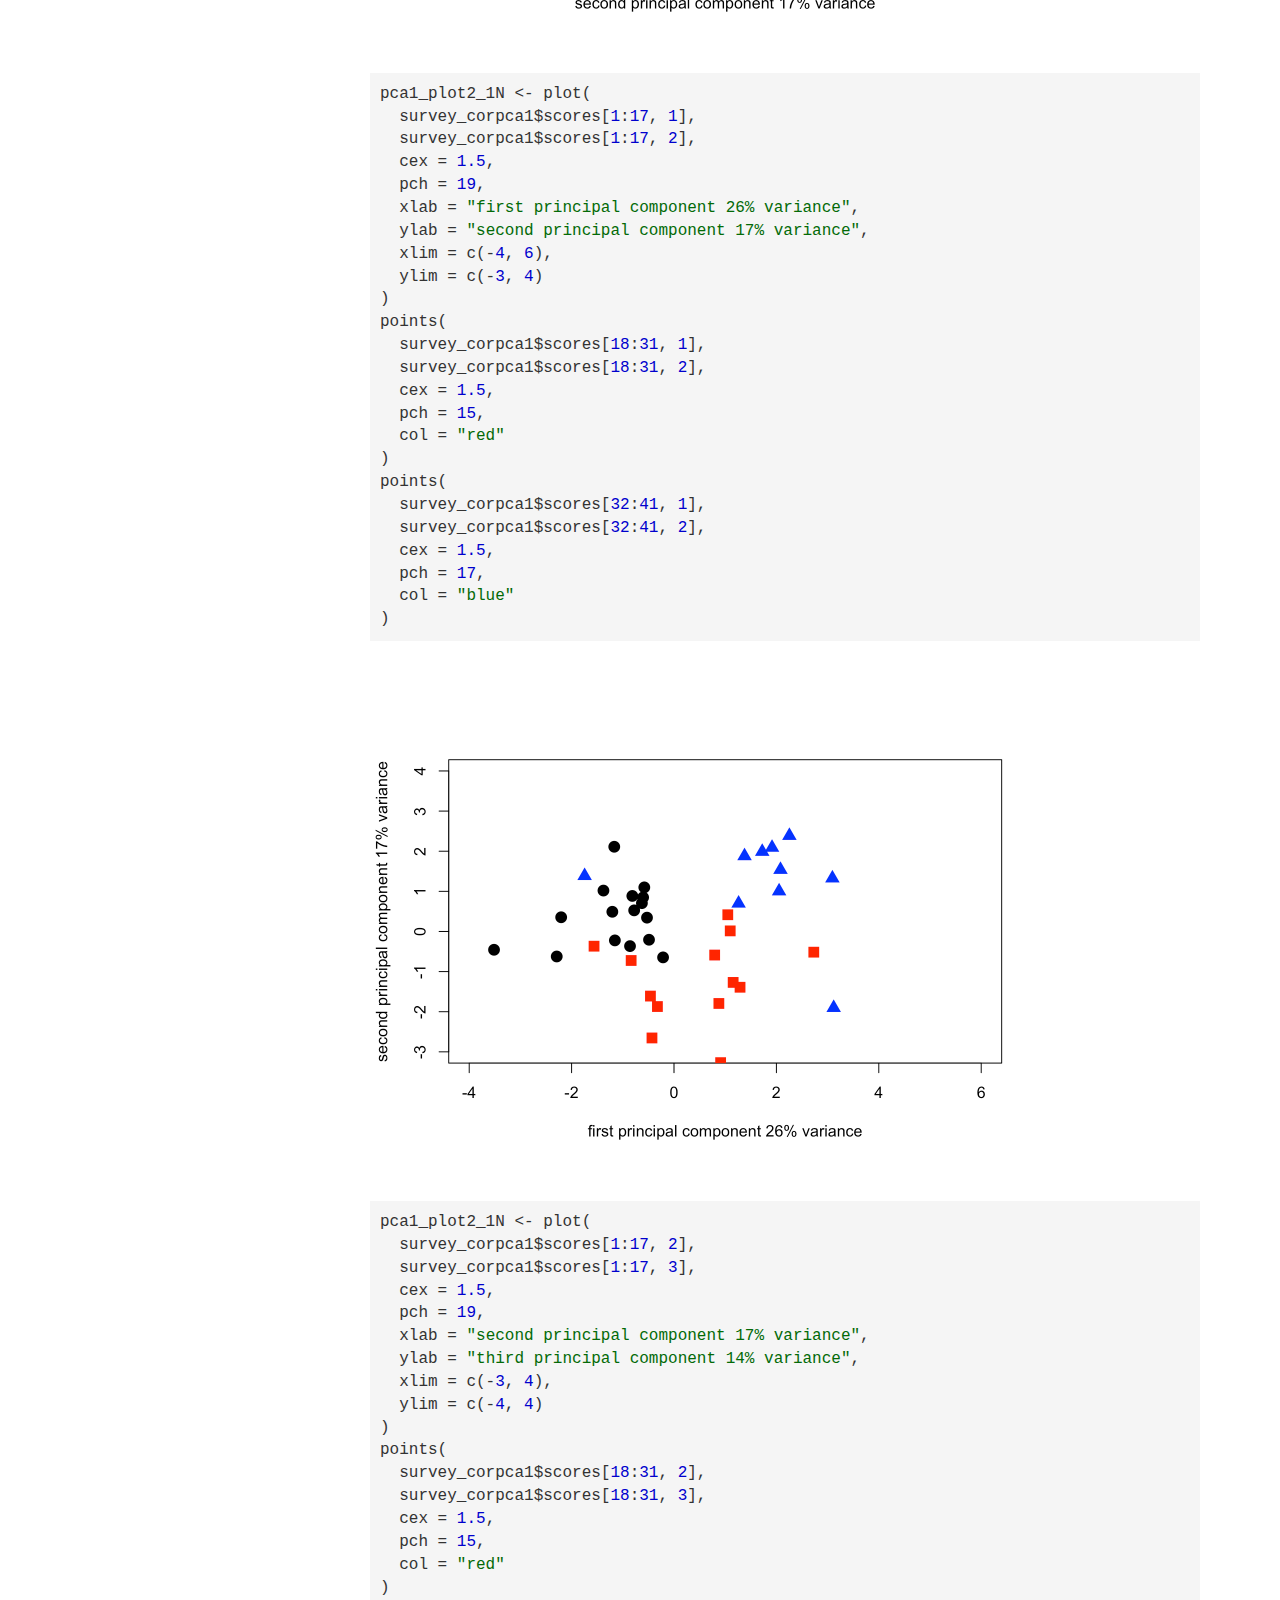
<file: docs/1-MV_PCA.html>
<!DOCTYPE html>

<html>

<head>

<meta charset="utf-8" />
<meta name="generator" content="pandoc" />
<meta http-equiv="X-UA-Compatible" content="IE=EDGE" />




<title>Principal Components Analysis</title>

<script src="site_libs/header-attrs-2.26/header-attrs.js"></script>
<script src="site_libs/jquery-3.6.0/jquery-3.6.0.min.js"></script>
<meta name="viewport" content="width=device-width, initial-scale=1" />
<link href="site_libs/bootstrap-3.3.5/css/cosmo.min.css" rel="stylesheet" />
<script src="site_libs/bootstrap-3.3.5/js/bootstrap.min.js"></script>
<script src="site_libs/bootstrap-3.3.5/shim/html5shiv.min.js"></script>
<script src="site_libs/bootstrap-3.3.5/shim/respond.min.js"></script>
<style>h1 {font-size: 34px;}
       h1.title {font-size: 38px;}
       h2 {font-size: 30px;}
       h3 {font-size: 24px;}
       h4 {font-size: 18px;}
       h5 {font-size: 16px;}
       h6 {font-size: 12px;}
       code {color: inherit; background-color: rgba(0, 0, 0, 0.04);}
       pre:not([class]) { background-color: white }</style>
<script src="site_libs/jqueryui-1.13.2/jquery-ui.min.js"></script>
<link href="site_libs/tocify-1.9.1/jquery.tocify.css" rel="stylesheet" />
<script src="site_libs/tocify-1.9.1/jquery.tocify.js"></script>
<script src="site_libs/navigation-1.1/tabsets.js"></script>
<link href="site_libs/highlightjs-9.12.0/textmate.css" rel="stylesheet" />
<script src="site_libs/highlightjs-9.12.0/highlight.js"></script>
<link href="site_libs/pagedtable-1.1/css/pagedtable.css" rel="stylesheet" />
<script src="site_libs/pagedtable-1.1/js/pagedtable.js"></script>
<link href="site_libs/font-awesome-6.4.2/css/all.min.css" rel="stylesheet" />
<link href="site_libs/font-awesome-6.4.2/css/v4-shims.min.css" rel="stylesheet" />

<style type="text/css">
  code{white-space: pre-wrap;}
  span.smallcaps{font-variant: small-caps;}
  span.underline{text-decoration: underline;}
  div.column{display: inline-block; vertical-align: top; width: 50%;}
  div.hanging-indent{margin-left: 1.5em; text-indent: -1.5em;}
  ul.task-list{list-style: none;}
    </style>

<style type="text/css">code{white-space: pre;}</style>
<script type="text/javascript">
if (window.hljs) {
  hljs.configure({languages: []});
  hljs.initHighlightingOnLoad();
  if (document.readyState && document.readyState === "complete") {
    window.setTimeout(function() { hljs.initHighlighting(); }, 0);
  }
}
</script>






<link rel="stylesheet" href="style.css" type="text/css" />



<style type = "text/css">
.main-container {
  max-width: 940px;
  margin-left: auto;
  margin-right: auto;
}
img {
  max-width:100%;
}
.tabbed-pane {
  padding-top: 12px;
}
.html-widget {
  margin-bottom: 20px;
}
button.code-folding-btn:focus {
  outline: none;
}
summary {
  display: list-item;
}
details > summary > p:only-child {
  display: inline;
}
pre code {
  padding: 0;
}
</style>


<style type="text/css">
.dropdown-submenu {
  position: relative;
}
.dropdown-submenu>.dropdown-menu {
  top: 0;
  left: 100%;
  margin-top: -6px;
  margin-left: -1px;
  border-radius: 0 6px 6px 6px;
}
.dropdown-submenu:hover>.dropdown-menu {
  display: block;
}
.dropdown-submenu>a:after {
  display: block;
  content: " ";
  float: right;
  width: 0;
  height: 0;
  border-color: transparent;
  border-style: solid;
  border-width: 5px 0 5px 5px;
  border-left-color: #cccccc;
  margin-top: 5px;
  margin-right: -10px;
}
.dropdown-submenu:hover>a:after {
  border-left-color: #adb5bd;
}
.dropdown-submenu.pull-left {
  float: none;
}
.dropdown-submenu.pull-left>.dropdown-menu {
  left: -100%;
  margin-left: 10px;
  border-radius: 6px 0 6px 6px;
}
</style>

<script type="text/javascript">
// manage active state of menu based on current page
$(document).ready(function () {
  // active menu anchor
  href = window.location.pathname
  href = href.substr(href.lastIndexOf('/') + 1)
  if (href === "")
    href = "index.html";
  var menuAnchor = $('a[href="' + href + '"]');

  // mark the anchor link active (and if it's in a dropdown, also mark that active)
  var dropdown = menuAnchor.closest('li.dropdown');
  if (window.bootstrap) { // Bootstrap 4+
    menuAnchor.addClass('active');
    dropdown.find('> .dropdown-toggle').addClass('active');
  } else { // Bootstrap 3
    menuAnchor.parent().addClass('active');
    dropdown.addClass('active');
  }

  // Navbar adjustments
  var navHeight = $(".navbar").first().height() + 15;
  var style = document.createElement('style');
  var pt = "padding-top: " + navHeight + "px; ";
  var mt = "margin-top: -" + navHeight + "px; ";
  var css = "";
  // offset scroll position for anchor links (for fixed navbar)
  for (var i = 1; i <= 6; i++) {
    css += ".section h" + i + "{ " + pt + mt + "}\n";
  }
  style.innerHTML = "body {" + pt + "padding-bottom: 40px; }\n" + css;
  document.head.appendChild(style);
});
</script>

<!-- tabsets -->

<style type="text/css">
.tabset-dropdown > .nav-tabs {
  display: inline-table;
  max-height: 500px;
  min-height: 44px;
  overflow-y: auto;
  border: 1px solid #ddd;
  border-radius: 4px;
}

.tabset-dropdown > .nav-tabs > li.active:before, .tabset-dropdown > .nav-tabs.nav-tabs-open:before {
  content: "\e259";
  font-family: 'Glyphicons Halflings';
  display: inline-block;
  padding: 10px;
  border-right: 1px solid #ddd;
}

.tabset-dropdown > .nav-tabs.nav-tabs-open > li.active:before {
  content: "\e258";
  font-family: 'Glyphicons Halflings';
  border: none;
}

.tabset-dropdown > .nav-tabs > li.active {
  display: block;
}

.tabset-dropdown > .nav-tabs > li > a,
.tabset-dropdown > .nav-tabs > li > a:focus,
.tabset-dropdown > .nav-tabs > li > a:hover {
  border: none;
  display: inline-block;
  border-radius: 4px;
  background-color: transparent;
}

.tabset-dropdown > .nav-tabs.nav-tabs-open > li {
  display: block;
  float: none;
}

.tabset-dropdown > .nav-tabs > li {
  display: none;
}
</style>

<!-- code folding -->



<style type="text/css">

#TOC {
  margin: 25px 0px 20px 0px;
}
@media (max-width: 768px) {
#TOC {
  position: relative;
  width: 100%;
}
}

@media print {
.toc-content {
  /* see https://github.com/w3c/csswg-drafts/issues/4434 */
  float: right;
}
}

.toc-content {
  padding-left: 30px;
  padding-right: 40px;
}

div.main-container {
  max-width: 1200px;
}

div.tocify {
  width: 20%;
  max-width: 260px;
  max-height: 85%;
}

@media (min-width: 768px) and (max-width: 991px) {
  div.tocify {
    width: 25%;
  }
}

@media (max-width: 767px) {
  div.tocify {
    width: 100%;
    max-width: none;
  }
}

.tocify ul, .tocify li {
  line-height: 20px;
}

.tocify-subheader .tocify-item {
  font-size: 0.90em;
}

.tocify .list-group-item {
  border-radius: 0px;
}

.tocify-subheader {
  display: inline;
}
.tocify-subheader .tocify-item {
  font-size: 0.95em;
}

</style>



</head>

<body>


<div class="container-fluid main-container">


<!-- setup 3col/9col grid for toc_float and main content  -->
<div class="row">
<div class="col-xs-12 col-sm-4 col-md-3">
<div id="TOC" class="tocify">
</div>
</div>

<div class="toc-content col-xs-12 col-sm-8 col-md-9">




<div class="navbar navbar-default  navbar-fixed-top" role="navigation">
  <div class="container">
    <div class="navbar-header">
      <button type="button" class="navbar-toggle collapsed" data-toggle="collapse" data-bs-toggle="collapse" data-target="#navbar" data-bs-target="#navbar">
        <span class="icon-bar"></span>
        <span class="icon-bar"></span>
        <span class="icon-bar"></span>
      </button>
      <a class="navbar-brand" href="index.html">Multivariate Analysis in R</a>
    </div>
    <div id="navbar" class="navbar-collapse collapse">
      <ul class="nav navbar-nav">
        <li>
  <a href="index.html">Introduction</a>
</li>
<li class="dropdown">
  <a href="#" class="dropdown-toggle" data-toggle="dropdown" role="button" data-bs-toggle="dropdown" aria-expanded="false">
    Topics
     
    <span class="caret"></span>
  </a>
  <ul class="dropdown-menu" role="menu">
    <li>
      <a href="1-MV_PCA.html">Principal Components Analysis</a>
    </li>
    <li>
      <a href="2-MV_PCO.html">Principal Coordinates Analysis</a>
    </li>
    <li>
      <a href="3-Cluster.html">Cluster analysis</a>
    </li>
    <li>
      <a href="4-PCA_PCO_cluster.html">Linking ordination and clustering</a>
    </li>
    <li>
      <a href="5-DA_Manova.html">Discriminant Analysis and Manova</a>
    </li>
  </ul>
</li>
<li class="dropdown">
  <a href="#" class="dropdown-toggle" data-toggle="dropdown" role="button" data-bs-toggle="dropdown" aria-expanded="false">
    Bonus material
     
    <span class="caret"></span>
  </a>
  <ul class="dropdown-menu" role="menu">
    <li>
      <a href="Intro_R.html">Introduction to R</a>
    </li>
  </ul>
</li>
      </ul>
      <ul class="nav navbar-nav navbar-right">
        <li>
  <a href="https://github.com/openplantpathology/OPP_workshop_Multivariate">
    <span class="fa fa-github-square"></span>
     
    source
  </a>
</li>
      </ul>
    </div><!--/.nav-collapse -->
  </div><!--/.container -->
</div><!--/.navbar -->

<div id="header">



<h1 class="title toc-ignore">Principal Components Analysis</h1>

</div>


<div id="survey-data" class="section level2">
<h2>Survey data</h2>
<p>The data are from a survey of pests and diseases in winter wheat
crops in Scotland during the 1990’s. In this case there are data for 41
fields spread over 3 regions and for 15 disease variables in each field.
The data file for this section of the workshop is
<code>PCA1_Survey.csv</code>.</p>
<p>The following code lets you load the data, generates the PCA and
produces some output to examine the results of the PCA.</p>
<pre class="r"><code>PCA1_data &lt;- read.csv(&quot;data/PCA1_Survey.csv&quot;, head = TRUE)
head(PCA1_data)</code></pre>
<div data-pagedtable="false">
<script data-pagedtable-source type="application/json">
{"columns":[{"label":[""],"name":["_rn_"],"type":[""],"align":["left"]},{"label":["Ref"],"name":[1],"type":["chr"],"align":["left"]},{"label":["region"],"name":[2],"type":["chr"],"align":["left"]},{"label":["ST_L"],"name":[3],"type":["dbl"],"align":["right"]},{"label":["St_G"],"name":[4],"type":["dbl"],"align":["right"]},{"label":["Sn_L"],"name":[5],"type":["dbl"],"align":["right"]},{"label":["Sn_G"],"name":[6],"type":["int"],"align":["right"]},{"label":["Yr_L"],"name":[7],"type":["int"],"align":["right"]},{"label":["Yr_G"],"name":[8],"type":["int"],"align":["right"]},{"label":["Br_L"],"name":[9],"type":["int"],"align":["right"]},{"label":["Pm_L"],"name":[10],"type":["dbl"],"align":["right"]},{"label":["Pm_G"],"name":[11],"type":["dbl"],"align":["right"]},{"label":["Fu_L"],"name":[12],"type":["dbl"],"align":["right"]},{"label":["Bo_L"],"name":[13],"type":["dbl"],"align":["right"]},{"label":["SM_E"],"name":[14],"type":["int"],"align":["right"]},{"label":["ES"],"name":[15],"type":["dbl"],"align":["right"]},{"label":["SES"],"name":[16],"type":["dbl"],"align":["right"]},{"label":["TA"],"name":[17],"type":["dbl"],"align":["right"]}],"data":[{"1":"W101","2":"N","3":"2.1","4":"0.8","5":"0.7","6":"0","7":"0","8":"0","9":"0","10":"0.8","11":"1.4","12":"1.8","13":"0.2","14":"0","15":"0","16":"6.90","17":"0.0","_rn_":"1"},{"1":"W102","2":"N","3":"2.0","4":"1.4","5":"0.2","6":"0","7":"0","8":"0","9":"0","10":"0.0","11":"0.2","12":"1.5","13":"0.5","14":"0","15":"0","16":"6.90","17":"1.2","_rn_":"2"},{"1":"W103","2":"N","3":"2.4","4":"0.5","5":"0.0","6":"0","7":"0","8":"0","9":"0","10":"0.7","11":"0.6","12":"0.7","13":"0.8","14":"0","15":"0","16":"1.40","17":"0.0","_rn_":"3"},{"1":"W105","2":"N","3":"0.2","4":"0.5","5":"0.0","6":"0","7":"0","8":"0","9":"0","10":"2.0","11":"2.3","12":"1.0","13":"0.1","14":"0","15":"0","16":"8.30","17":"1.2","_rn_":"4"},{"1":"W106","2":"N","3":"1.8","4":"0.3","5":"0.2","6":"0","7":"0","8":"0","9":"0","10":"2.1","11":"1.3","12":"1.0","13":"0.4","14":"0","15":"0","16":"11.40","17":"0.0","_rn_":"5"},{"1":"W107","2":"N","3":"1.2","4":"0.2","5":"0.3","6":"0","7":"0","8":"0","9":"0","10":"0.2","11":"0.4","12":"0.6","13":"0.1","14":"0","15":"0","16":"2.35","17":"1.6","_rn_":"6"}],"options":{"columns":{"min":{},"max":[10]},"rows":{"min":[10],"max":[10]},"pages":{}}}
  </script>
</div>
<pre class="r"><code>survey_pca1 &lt;- princomp(PCA1_data[3:17])
summary_pca1 &lt;- summary(survey_pca1)
summary_pca1</code></pre>
<pre><code>## Importance of components:
##                          Comp.1    Comp.2     Comp.3     Comp.4      Comp.5
## Standard deviation     9.140000 7.0822555 3.70328360 2.03527024 1.076954292
## Proportion of Variance 0.538989 0.3236165 0.08848332 0.02672586 0.007483108
## Cumulative Proportion  0.538989 0.8626054 0.95108877 0.97781462 0.985297731
##                             Comp.6      Comp.7      Comp.8       Comp.9
## Standard deviation     0.964126883 0.809473804 0.617138237 0.3909325619
## Proportion of Variance 0.005997301 0.004227592 0.002457267 0.0009860323
## Cumulative Proportion  0.991295032 0.995522624 0.997979891 0.9989659233
##                             Comp.10      Comp.11     Comp.12
## Standard deviation     0.2885552177 0.2245169033 0.163103845
## Proportion of Variance 0.0005372115 0.0003252262 0.000171639
## Cumulative Proportion  0.9995031348 0.9998283610 1.000000000
##                                            Comp.13 Comp.14 Comp.15
## Standard deviation     0.0000000046655811863518217       0       0
## Proportion of Variance 0.0000000000000000001404426       0       0
## Cumulative Proportion  1.0000000000000000000000000       1       1</code></pre>
<pre class="r"><code>loadings_pca1 &lt;- survey_pca1$loadings
loadings_pca1</code></pre>
<pre><code>## 
## Loadings:
##      Comp.1 Comp.2 Comp.3 Comp.4 Comp.5 Comp.6 Comp.7 Comp.8 Comp.9 Comp.10
## ST_L                       0.882                0.431                0.117 
## St_G                       0.318  0.389  0.205 -0.616 -0.518  0.231        
## Sn_L                             -0.782  0.372        -0.369  0.183  0.220 
## Sn_G                             -0.117         0.175 -0.375 -0.170 -0.659 
## Yr_L                                                                       
## Yr_G                                                                       
## Br_L                                                                       
## Pm_L                      -0.156  0.170  0.619  0.234  0.100  0.220 -0.293 
## Pm_G                      -0.136  0.310  0.499  0.209  0.157  0.140  0.139 
## Fu_L                              0.111  0.321        -0.196 -0.860  0.297 
## Bo_L                       0.113                             -0.199 -0.492 
## SM_E                       0.242 -0.284  0.279 -0.544  0.604 -0.186 -0.256 
## ES    0.959  0.255  0.105                                                  
## SES   0.260 -0.962                                                         
## TA                  0.987                                                  
##      Comp.11 Comp.12 Comp.13 Comp.14 Comp.15
## ST_L                                        
## St_G                                        
## Sn_L -0.105  -0.132                         
## Sn_G  0.592                                 
## Yr_L                                 -0.996 
## Yr_G                  0.519  -0.854         
## Br_L                  0.851   0.519         
## Pm_L -0.286   0.531                         
## Pm_G  0.303  -0.661                         
## Fu_L          0.117                         
## Bo_L -0.666  -0.493                         
## SM_E  0.132                                 
## ES                                          
## SES                                         
## TA                                          
## 
##                Comp.1 Comp.2 Comp.3 Comp.4 Comp.5 Comp.6 Comp.7 Comp.8 Comp.9
## SS loadings     1.000  1.000  1.000  1.000  1.000  1.000  1.000  1.000  1.000
## Proportion Var  0.067  0.067  0.067  0.067  0.067  0.067  0.067  0.067  0.067
## Cumulative Var  0.067  0.133  0.200  0.267  0.333  0.400  0.467  0.533  0.600
##                Comp.10 Comp.11 Comp.12 Comp.13 Comp.14 Comp.15
## SS loadings      1.000   1.000   1.000   1.000   1.000   1.000
## Proportion Var   0.067   0.067   0.067   0.067   0.067   0.067
## Cumulative Var   0.667   0.733   0.800   0.867   0.933   1.000</code></pre>
<p>The <code>summary()</code> shows how the variance in the original
data is distributed among the new components, while the
<code>loadings()</code> show how the original variables contribute to
the new components. One of the main ways to interpret the components is
to plot the scores for the objects and then use any patterns that are
apparent as a way to identify what information (in the informal sense)
the new components contain. The following block of code generates
various graphs based on the scores for the objects.</p>
<pre class="r"><code>pca1_plot2_1 &lt;- plot(
  survey_pca1$scores[, 1],
  survey_pca1$scores[, 2],
  cex = 1.5,
  xlab = &quot;first principal component 54% variance&quot;,
  ylab = &quot;second principal component 32% variance&quot;
)</code></pre>
<p><img src="1-MV_PCA_files/figure-html/unnamed-chunk-2-1.png" width="672" /></p>
<pre class="r"><code>pca1_plot3_2 &lt;- plot(
  survey_pca1$scores[, 2],
  survey_pca1$scores[, 3],
  cex = 1.5,
  xlab = &quot;second principal component 32% variance&quot;,
  ylab = &quot;third principal component 9% variance&quot;
)</code></pre>
<p><img src="1-MV_PCA_files/figure-html/unnamed-chunk-2-2.png" width="672" /></p>
<pre class="r"><code>pca1_plot2_1 &lt;- plot(
  survey_pca1$scores[, 1],
  survey_pca1$scores[, 3],
  cex = 1.5,
  xlab = &quot;first principal component 54% variance&quot;,
  ylab = &quot;third principal component 9% variance&quot;
)</code></pre>
<p><img src="1-MV_PCA_files/figure-html/unnamed-chunk-2-3.png" width="672" /></p>
<pre class="r"><code>pca1_plot2_1N &lt;- plot(
  survey_pca1$scores[1:17, 1],
  survey_pca1$scores[1:17, 2],
  cex = 1.5,
  pch = 19,
  xlab = &quot;first principal component 54% variance&quot;,
  ylab = &quot;second principal component 32% variance&quot;,
  xlim = c(-25, 10),
  ylim = c(-15, 15)
)
points(
  survey_pca1$scores[18:31, 1],
  survey_pca1$scores[18:31, 2],
  cex = 1.5,
  pch = 15,
  col = &quot;red&quot;
)
points(
  survey_pca1$scores[32:41, 1],
  survey_pca1$scores[32:41, 2],
  cex = 1.5,
  pch = 17,
  col = &quot;blue&quot;
)</code></pre>
<p><img src="1-MV_PCA_files/figure-html/unnamed-chunk-2-4.png" width="672" /></p>
<pre class="r"><code>pca1_plot2_1N &lt;- plot(
  survey_pca1$scores[1:17, 2],
  survey_pca1$scores[1:17, 3],
  cex = 1.5,
  pch = 19,
  xlab = &quot;second principal component 32% variance&quot;,
  ylab = &quot;second principal component 9% variance&quot;,
  xlim = c(-25, 10),
  ylim = c(-15, 15)
)
points(
  survey_pca1$scores[18:31, 2],
  survey_pca1$scores[18:31, 3],
  cex = 1.5,
  pch = 15,
  col = &quot;red&quot;
)
points(
  survey_pca1$scores[32:41, 2],
  survey_pca1$scores[32:41, 3],
  cex = 1.5,
  pch = 17,
  col = &quot;blue&quot;
)</code></pre>
<p><img src="1-MV_PCA_files/figure-html/unnamed-chunk-2-5.png" width="672" /></p>
<pre class="r"><code>pca1_plot2_1N &lt;- plot(
  survey_pca1$scores[1:17, 1],
  survey_pca1$scores[1:17, 3],
  cex = 1.5,
  pch = 19,
  xlab = &quot;first principal component 54% variance&quot;,
  ylab = &quot;third principal component 9% variance&quot;,
  xlim = c(-25, 10),
  ylim = c(-15, 15)
)
points(
  survey_pca1$scores[18:31, 1],
  survey_pca1$scores[18:31, 3],
  cex = 1.5,
  pch = 15,
  col = &quot;red&quot;
)
points(
  survey_pca1$scores[32:41, 1],
  survey_pca1$scores[32:41, 3],
  cex = 1.5,
  pch = 17,
  col = &quot;blue&quot;
)</code></pre>
<p><img src="1-MV_PCA_files/figure-html/unnamed-chunk-2-6.png" width="672" /></p>
<p>Since we can see from the loadings that the first 3 components a
really only looking at differences based on the soil - borne diseases,
and since the 4th component is &gt; 0 let’s look at what we get by
plotting 4 against 3. Note that we reduce the scale of the axes because
these components have less variance so need a smaller absolute
scale.</p>
<pre class="r"><code>pca1_plot2_1N &lt;- plot(
  survey_pca1$scores[1:17, 3],
  survey_pca1$scores[1:17, 4],
  cex = 1.5,
  pch = 19,
  xlab = &quot;third principal component 9% variance&quot;,
  ylab = &quot;fourth principal component 3% variance&quot;,
  xlim = c(-5, 10),
  ylim = c(-5, 10)
)
points(
  survey_pca1$scores[18:31, 3],
  survey_pca1$scores[18:31, 4],
  cex = 1.5,
  pch = 15,
  col = &quot;red&quot;
)
points(
  survey_pca1$scores[32:41, 3],
  survey_pca1$scores[32:41, 4],
  cex = 1.5,
  pch = 17,
  col = &quot;blue&quot;
)</code></pre>
<p><img src="1-MV_PCA_files/figure-html/unnamed-chunk-3-1.png" width="672" /></p>
<p>The plot shows that the fourth component is an east-west split
(probably related to rainfall and cropping density in the rotation, the
west being associated with wet weather diseases such as Septoria and ear
blights and soil-borne diseases (eyespot and sharp eyespot being
associated with the east where second wheat crops are not unusual and
wheat is more frequent generally in the rotation.</p>
<p>With the results of the initial PCA in hand we can see it might be
worth looking at an analysis of the correlation matrix of the data
rather than the data matrix directly. This is an approach that can help
in seeing the fine structure in a data set that might otherwise be
obscured by differences in absolute magnitude among the variables. In
this case the root diseases were scored on a pseudo-percentage scale
from 0 to 100 while the foliar and head diseases were scored on a 0-9
categorical scale. There is an option in <code>princomp()</code> to
switch to the correlation matrix, but we first have to dump the rust
variables from the data because they are all 0 and the correlation
method does not work with variables that have 0 variance.</p>
<p>The 3 rust variables are in columns 7,8 and 9 of the data frame. The
following lines of code make a new data frame by dropping those columns
from the original one and repeat the PCA on the correlation matrix. This
time we can see that the variance is much more evenly spread over the
components and the loadings show that the original variables contribute
more equally to the components.</p>
<pre class="r"><code>PCA1_cordata &lt;- PCA1_data[c(-7, -8, -9)]
head(PCA1_cordata)</code></pre>
<div data-pagedtable="false">
<script data-pagedtable-source type="application/json">
{"columns":[{"label":[""],"name":["_rn_"],"type":[""],"align":["left"]},{"label":["Ref"],"name":[1],"type":["chr"],"align":["left"]},{"label":["region"],"name":[2],"type":["chr"],"align":["left"]},{"label":["ST_L"],"name":[3],"type":["dbl"],"align":["right"]},{"label":["St_G"],"name":[4],"type":["dbl"],"align":["right"]},{"label":["Sn_L"],"name":[5],"type":["dbl"],"align":["right"]},{"label":["Sn_G"],"name":[6],"type":["int"],"align":["right"]},{"label":["Pm_L"],"name":[7],"type":["dbl"],"align":["right"]},{"label":["Pm_G"],"name":[8],"type":["dbl"],"align":["right"]},{"label":["Fu_L"],"name":[9],"type":["dbl"],"align":["right"]},{"label":["Bo_L"],"name":[10],"type":["dbl"],"align":["right"]},{"label":["SM_E"],"name":[11],"type":["int"],"align":["right"]},{"label":["ES"],"name":[12],"type":["dbl"],"align":["right"]},{"label":["SES"],"name":[13],"type":["dbl"],"align":["right"]},{"label":["TA"],"name":[14],"type":["dbl"],"align":["right"]}],"data":[{"1":"W101","2":"N","3":"2.1","4":"0.8","5":"0.7","6":"0","7":"0.8","8":"1.4","9":"1.8","10":"0.2","11":"0","12":"0","13":"6.90","14":"0.0","_rn_":"1"},{"1":"W102","2":"N","3":"2.0","4":"1.4","5":"0.2","6":"0","7":"0.0","8":"0.2","9":"1.5","10":"0.5","11":"0","12":"0","13":"6.90","14":"1.2","_rn_":"2"},{"1":"W103","2":"N","3":"2.4","4":"0.5","5":"0.0","6":"0","7":"0.7","8":"0.6","9":"0.7","10":"0.8","11":"0","12":"0","13":"1.40","14":"0.0","_rn_":"3"},{"1":"W105","2":"N","3":"0.2","4":"0.5","5":"0.0","6":"0","7":"2.0","8":"2.3","9":"1.0","10":"0.1","11":"0","12":"0","13":"8.30","14":"1.2","_rn_":"4"},{"1":"W106","2":"N","3":"1.8","4":"0.3","5":"0.2","6":"0","7":"2.1","8":"1.3","9":"1.0","10":"0.4","11":"0","12":"0","13":"11.40","14":"0.0","_rn_":"5"},{"1":"W107","2":"N","3":"1.2","4":"0.2","5":"0.3","6":"0","7":"0.2","8":"0.4","9":"0.6","10":"0.1","11":"0","12":"0","13":"2.35","14":"1.6","_rn_":"6"}],"options":{"columns":{"min":{},"max":[10]},"rows":{"min":[10],"max":[10]},"pages":{}}}
  </script>
</div>
<pre class="r"><code>survey_corpca1 &lt;- princomp(PCA1_cordata[3:14], cor = TRUE)
summary_corpca1 &lt;- summary(survey_corpca1)
summary_corpca1</code></pre>
<pre><code>## Importance of components:
##                           Comp.1    Comp.2    Comp.3    Comp.4     Comp.5
## Standard deviation     1.7743038 1.4399475 1.2780887 1.1454076 1.05087820
## Proportion of Variance 0.2623462 0.1727874 0.1361259 0.1093299 0.09202875
## Cumulative Proportion  0.2623462 0.4351336 0.5712595 0.6805893 0.77261809
##                            Comp.6     Comp.7     Comp.8     Comp.9    Comp.10
## Standard deviation     0.98340581 0.80200920 0.63328449 0.56742763 0.43531982
## Proportion of Variance 0.08059058 0.05360156 0.03342077 0.02683118 0.01579195
## Cumulative Proportion  0.85320867 0.90681023 0.94023100 0.96706218 0.98285413
##                           Comp.11     Comp.12
## Standard deviation     0.38976123 0.232027303
## Proportion of Variance 0.01265948 0.004486389
## Cumulative Proportion  0.99551361 1.000000000</code></pre>
<pre class="r"><code>corpca1_scree &lt;- plot(survey_corpca1)</code></pre>
<p><img src="1-MV_PCA_files/figure-html/unnamed-chunk-4-1.png" width="672" /></p>
<pre class="r"><code>loadings_corpca1 &lt;- survey_corpca1$loadings
loadings_corpca1</code></pre>
<pre><code>## 
## Loadings:
##      Comp.1 Comp.2 Comp.3 Comp.4 Comp.5 Comp.6 Comp.7 Comp.8 Comp.9 Comp.10
## ST_L  0.373  0.316  0.100  0.238  0.165  0.192  0.243  0.545         0.288 
## St_G  0.159  0.533  0.214         0.167 -0.153  0.166 -0.410 -0.541 -0.314 
## Sn_L        -0.402         0.525  0.311 -0.312 -0.245  0.138        -0.403 
## Sn_G  0.119 -0.260  0.181  0.564 -0.480         0.161 -0.141 -0.317  0.367 
## Pm_L -0.378 -0.116  0.513                0.124         0.265 -0.145 -0.212 
## Pm_G -0.429         0.437 -0.128         0.133  0.137  0.198 -0.120  0.138 
## Fu_L -0.292  0.316  0.220  0.400         0.187 -0.199 -0.439  0.524  0.135 
## Bo_L  0.429         0.314        -0.272  0.155  0.136  0.112  0.427 -0.507 
## SM_E  0.343         0.253         0.599        -0.278                0.367 
## ES    0.291 -0.191  0.259 -0.273 -0.238  0.400 -0.532 -0.147 -0.224        
## SES         -0.433                0.330  0.471  0.567 -0.349               
## TA   -0.139  0.191 -0.413  0.303         0.607 -0.262  0.172 -0.247 -0.196 
##      Comp.11 Comp.12
## ST_L  0.410   0.151 
## St_G                
## Sn_L  0.298  -0.180 
## Sn_G -0.238         
## Pm_L -0.198   0.620 
## Pm_G         -0.700 
## Fu_L  0.193         
## Bo_L -0.316  -0.206 
## SM_E -0.476         
## ES    0.406         
## SES   0.143         
## TA   -0.302  -0.123 
## 
##                Comp.1 Comp.2 Comp.3 Comp.4 Comp.5 Comp.6 Comp.7 Comp.8 Comp.9
## SS loadings     1.000  1.000  1.000  1.000  1.000  1.000  1.000  1.000  1.000
## Proportion Var  0.083  0.083  0.083  0.083  0.083  0.083  0.083  0.083  0.083
## Cumulative Var  0.083  0.167  0.250  0.333  0.417  0.500  0.583  0.667  0.750
##                Comp.10 Comp.11 Comp.12
## SS loadings      1.000   1.000   1.000
## Proportion Var   0.083   0.083   0.083
## Cumulative Var   0.833   0.917   1.000</code></pre>
<pre class="r"><code>corpca1_plot2_1 &lt;- plot(
  survey_corpca1$scores[, 1],
  survey_corpca1$scores[, 2],
  cex = 1.5,
  xlab = &quot;first principal component 26% variance&quot;,
  ylab = &quot;second principal component 17% variance&quot;
)</code></pre>
<p><img src="1-MV_PCA_files/figure-html/unnamed-chunk-4-2.png" width="672" /></p>
<pre class="r"><code>corpca1_plot3_2 &lt;- plot(
  survey_corpca1$scores[, 2],
  survey_corpca1$scores[, 3],
  cex = 1.5,
  xlab = &quot;second principal component 17% variance&quot;,
  ylab = &quot;third principal component 14% variance&quot;
)</code></pre>
<p><img src="1-MV_PCA_files/figure-html/unnamed-chunk-4-3.png" width="672" /></p>
<pre class="r"><code>pca1_plot2_1N &lt;- plot(
  survey_corpca1$scores[1:17, 1],
  survey_corpca1$scores[1:17, 2],
  cex = 1.5,
  pch = 19,
  xlab = &quot;first principal component 26% variance&quot;,
  ylab = &quot;second principal component 17% variance&quot;,
  xlim = c(-4, 6),
  ylim = c(-3, 4)
)
points(
  survey_corpca1$scores[18:31, 1],
  survey_corpca1$scores[18:31, 2],
  cex = 1.5,
  pch = 15,
  col = &quot;red&quot;
)
points(
  survey_corpca1$scores[32:41, 1],
  survey_corpca1$scores[32:41, 2],
  cex = 1.5,
  pch = 17,
  col = &quot;blue&quot;
)</code></pre>
<p><img src="1-MV_PCA_files/figure-html/unnamed-chunk-4-4.png" width="672" /></p>
<pre class="r"><code>pca1_plot2_1N &lt;- plot(
  survey_corpca1$scores[1:17, 2],
  survey_corpca1$scores[1:17, 3],
  cex = 1.5,
  pch = 19,
  xlab = &quot;second principal component 17% variance&quot;,
  ylab = &quot;third principal component 14% variance&quot;,
  xlim = c(-3, 4),
  ylim = c(-4, 4)
)
points(
  survey_corpca1$scores[18:31, 2],
  survey_corpca1$scores[18:31, 3],
  cex = 1.5,
  pch = 15,
  col = &quot;red&quot;
)
points(
  survey_corpca1$scores[32:41, 2],
  survey_corpca1$scores[32:41, 3],
  cex = 1.5,
  pch = 17,
  col = &quot;blue&quot;
)</code></pre>
<p><img src="1-MV_PCA_files/figure-html/unnamed-chunk-4-5.png" width="672" /></p>
<p>By switching the components in the plot we can make the PCA output
match the geographic orientation of the regions</p>
<pre class="r"><code>pca1_plot2_1N &lt;- plot(
  survey_corpca1$scores[1:17, 2],
  survey_corpca1$scores[1:17, 1],
  cex = 1.5,
  pch = 19,
  xlab = &quot;second principal component 17% variance&quot;,
  ylab = &quot;first principal component 26% variance&quot;,
  xlim = c(-3, 4),
  ylim = c(-4, 6)
)
points(
  survey_corpca1$scores[18:31, 2],
  survey_corpca1$scores[18:31, 1],
  cex = 1.5,
  pch = 15,
  col = &quot;red&quot;
)
points(
  survey_corpca1$scores[32:41, 2],
  survey_corpca1$scores[32:41, 1],
  cex = 1.5,
  pch = 17,
  col = &quot;blue&quot;
)</code></pre>
<p><img src="1-MV_PCA_files/figure-html/unnamed-chunk-5-1.png" width="672" /></p>
</div>
<div id="biplots" class="section level2">
<h2>Biplots</h2>
<p>As a final piece of analysis for this section we’ll introduce
biplots. This will also serve as a link to the next section where we’ll
look at biplots as a data inspection tool that can be helpful in
interpreting two-factor ANOVA output. Both the scores for the objects
and the loadings for the variables are related to the principal
components. In 1971 Ruben Gabriel worked out an elegant way to how both
the scores and the loadings on the same graph called a biplot. R
includes a plot method that accepts a PCA structure as its input and
produces a biplot automatically. One simple line of code is all that’s
needed to make a biplot once you have a PCA object in R.</p>
<pre class="r"><code>corpca1_bplot &lt;- biplot(survey_corpca1, col = c(&quot;black&quot;, &quot;blue&quot;))</code></pre>
<p><img src="1-MV_PCA_files/figure-html/unnamed-chunk-6-1.png" width="672" />
Vectors which point in similar directions are positively correlated.
Points which lie in a zone of the graph in the direction of a vector
tend to have high values of the variable associated with the vector.</p>
</div>
<div id="biplots-two-way-table" class="section level2">
<h2>Biplots two-way table</h2>
<p>We often associate multivariate analyses with large data sets and
think of them as techniques either to reduce the dimensionality of the
data, or to show how objects of interest are related to each other
overall given a large number of variables, or both. However, techniques
such as PCA can be put to use in other contexts. One potentially useful
application is to use the fact that a biplot is a representation of the
variance-covariance structure in a set of data to use it to summarize
the output from two-way ANOVAs.</p>
<p>There are a number of publications in the plant pathology literature
where people have made use of this idea. The example here is from a
paper on host and nonhost interactions between Alternaria anamorphs and
a range of plant species by McRoberts &amp; Lennard (1996) [Plant
Pathology, 45 (4), 742-752]</p>
<p>We are going to use the biplot as a way of inspecting how the
variance in a table of means from a two-factor ANOVA is distributed
among the levels of the two factors. This gives us a nice visual tool
for looking directly at interactions and seeing the difference between
situations where the interaction is significant and those where it’s
not. The particular case we’ll look at comes from work on trying to
establish where in the infection process host-specificity is decided for
different Alternaria anamorphs during attempted infection on known hosts
and non-hosts.</p>
<p>The first set of data is the percentage of germ-tubes of different
Alternaria anamorphs which did NOT attempt penetration on different
plant species.</p>
<p>The data are in file Alternaria_nopen.csv</p>
<pre class="r"><code>Alt_nopen_data &lt;- read.csv(&quot;data/Alternaria_nopen.csv&quot;, head = FALSE)
Altspp &lt;- c(&quot;alternata&quot;,
            &quot;brassicae&quot;,
            &quot;brassicicola&quot;,
            &quot;infectoria&quot;,
            &quot;raphani&quot;,
            &quot;solani&quot;)
host &lt;- c(&quot;Bnapus&quot;, &quot;Papaver&quot;, &quot;Lycopersicon&quot;, &quot;Triticum&quot;)
rownames(Alt_nopen_data) &lt;- Altspp
colnames(Alt_nopen_data) &lt;- host
Alt_pen_data &lt;- 100 - Alt_nopen_data
Alt_pen_PCA &lt;- princomp(Alt_pen_data, cor = FALSE)
summary(Alt_pen_PCA)</code></pre>
<pre><code>## Importance of components:
##                            Comp.1     Comp.2      Comp.3     Comp.4
## Standard deviation     41.7719685 16.4955105 12.53752475 4.91088660
## Proportion of Variance  0.7937465  0.1237780  0.07150486 0.01097063
## Cumulative Proportion   0.7937465  0.9175245  0.98902937 1.00000000</code></pre>
<pre class="r"><code>Alt_pen_bplt &lt;- biplot(Alt_pen_PCA, pc.biplot = TRUE)</code></pre>
<p><img src="1-MV_PCA_files/figure-html/unnamed-chunk-7-1.png" width="672" /></p>
<p>Now repeat the analysis with the data from Table 6 in M&amp;L 1996.
These data show the percentage of attempted penetration events that were
successful.</p>
<p>The data are in Alternaria_pen_csv</p>
<pre class="r"><code>Alt_infect_data &lt;- read.csv(&quot;data/Alternaria_pen.csv&quot;, head = FALSE)
rownames(Alt_infect_data) &lt;- Altspp
colnames(Alt_infect_data) &lt;- host
Alt_infect_PCA &lt;- princomp(Alt_infect_data, cor = FALSE)
summary(Alt_infect_PCA)</code></pre>
<pre><code>## Importance of components:
##                            Comp.1     Comp.2     Comp.3 Comp.4
## Standard deviation     35.1072940 22.8488871 7.66055138      0
## Proportion of Variance  0.6797205  0.2879160 0.03236352      0
## Cumulative Proportion   0.6797205  0.9676365 1.00000000      1</code></pre>
<pre class="r"><code>Alt_infect_bplt &lt;- biplot(Alt_infect_PCA, pc.biplot = TRUE)</code></pre>
<pre><code>## Warning in arrows(0, 0, y[, 1L] * 0.8, y[, 2L] * 0.8, col = col[2L], length =
## arrow.len): zero-length arrow is of indeterminate angle and so skipped</code></pre>
<p><img src="1-MV_PCA_files/figure-html/unnamed-chunk-8-1.png" width="672" /></p>
<pre class="r"><code>Alt_pen_PCA$loadings</code></pre>
<pre><code>## 
## Loadings:
##              Comp.1 Comp.2 Comp.3 Comp.4
## Bnapus        0.479  0.640  0.559  0.219
## Papaver       0.489 -0.266  0.202 -0.806
## Lycopersicon  0.446 -0.685  0.190  0.544
## Triticum      0.577  0.224 -0.781       
## 
##                Comp.1 Comp.2 Comp.3 Comp.4
## SS loadings      1.00   1.00   1.00   1.00
## Proportion Var   0.25   0.25   0.25   0.25
## Cumulative Var   0.25   0.50   0.75   1.00</code></pre>
<pre class="r"><code>Alt_infect_PCA$loadings</code></pre>
<pre><code>## 
## Loadings:
##              Comp.1 Comp.2 Comp.3 Comp.4
## Bnapus        0.985         0.154       
## Papaver      -0.134  0.923  0.362       
## Lycopersicon  0.112  0.377 -0.920       
## Triticum                           1.000
## 
##                Comp.1 Comp.2 Comp.3 Comp.4
## SS loadings      1.00   1.00   1.00   1.00
## Proportion Var   0.25   0.25   0.25   0.25
## Cumulative Var   0.25   0.50   0.75   1.00</code></pre>
</div>



Copyright 2018 Neil McRoberts


</div>
</div>

</div>

<script>

// add bootstrap table styles to pandoc tables
function bootstrapStylePandocTables() {
  $('tr.odd').parent('tbody').parent('table').addClass('table table-condensed');
}
$(document).ready(function () {
  bootstrapStylePandocTables();
});


</script>

<!-- tabsets -->

<script>
$(document).ready(function () {
  window.buildTabsets("TOC");
});

$(document).ready(function () {
  $('.tabset-dropdown > .nav-tabs > li').click(function () {
    $(this).parent().toggleClass('nav-tabs-open');
  });
});
</script>

<!-- code folding -->

<script>
$(document).ready(function ()  {

    // temporarily add toc-ignore selector to headers for the consistency with Pandoc
    $('.unlisted.unnumbered').addClass('toc-ignore')

    // move toc-ignore selectors from section div to header
    $('div.section.toc-ignore')
        .removeClass('toc-ignore')
        .children('h1,h2,h3,h4,h5').addClass('toc-ignore');

    // establish options
    var options = {
      selectors: "h1,h2,h3",
      theme: "bootstrap3",
      context: '.toc-content',
      hashGenerator: function (text) {
        return text.replace(/[.\\/?&!#<>]/g, '').replace(/\s/g, '_');
      },
      ignoreSelector: ".toc-ignore",
      scrollTo: 0
    };
    options.showAndHide = false;
    options.smoothScroll = false;

    // tocify
    var toc = $("#TOC").tocify(options).data("toc-tocify");
});
</script>

<!-- dynamically load mathjax for compatibility with self-contained -->
<script>
  (function () {
    var script = document.createElement("script");
    script.type = "text/javascript";
    script.src  = "https://mathjax.rstudio.com/latest/MathJax.js?config=TeX-AMS-MML_HTMLorMML";
    document.getElementsByTagName("head")[0].appendChild(script);
  })();
</script>

</body>
</html>
</file>
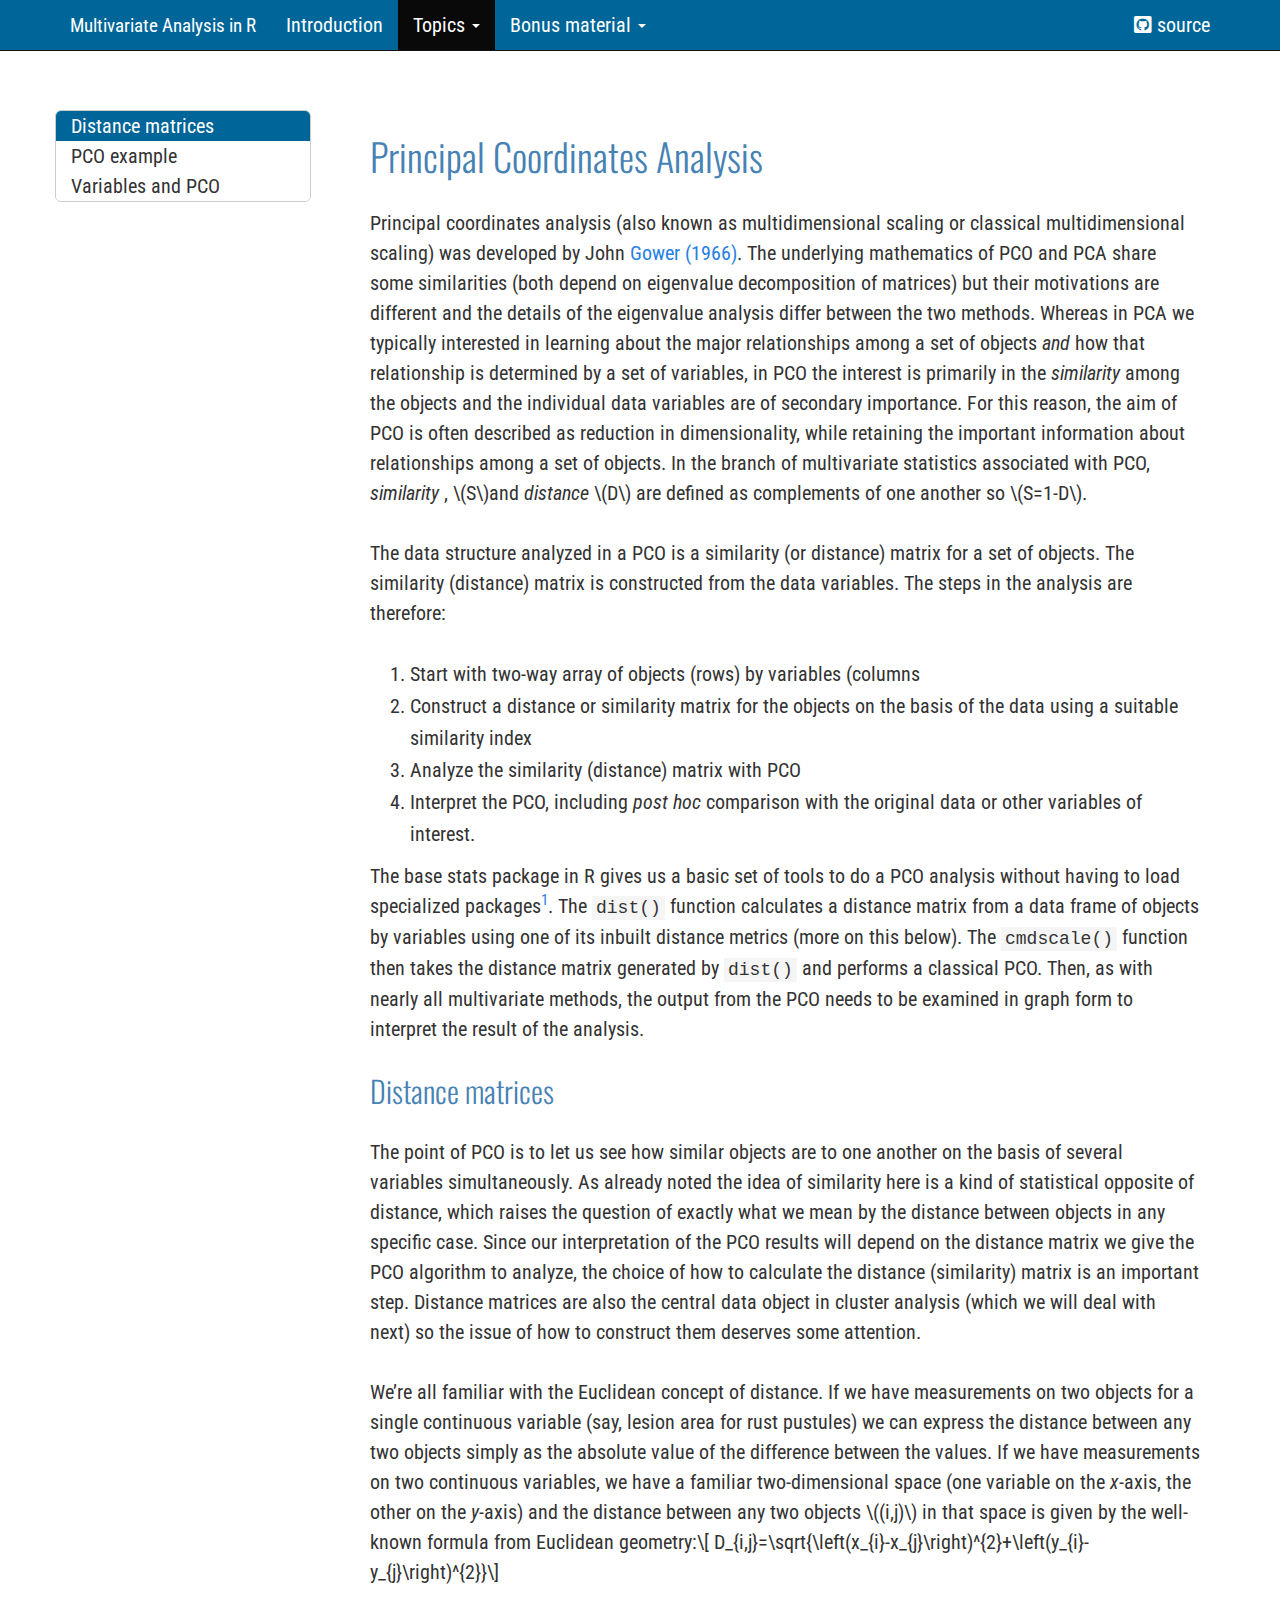
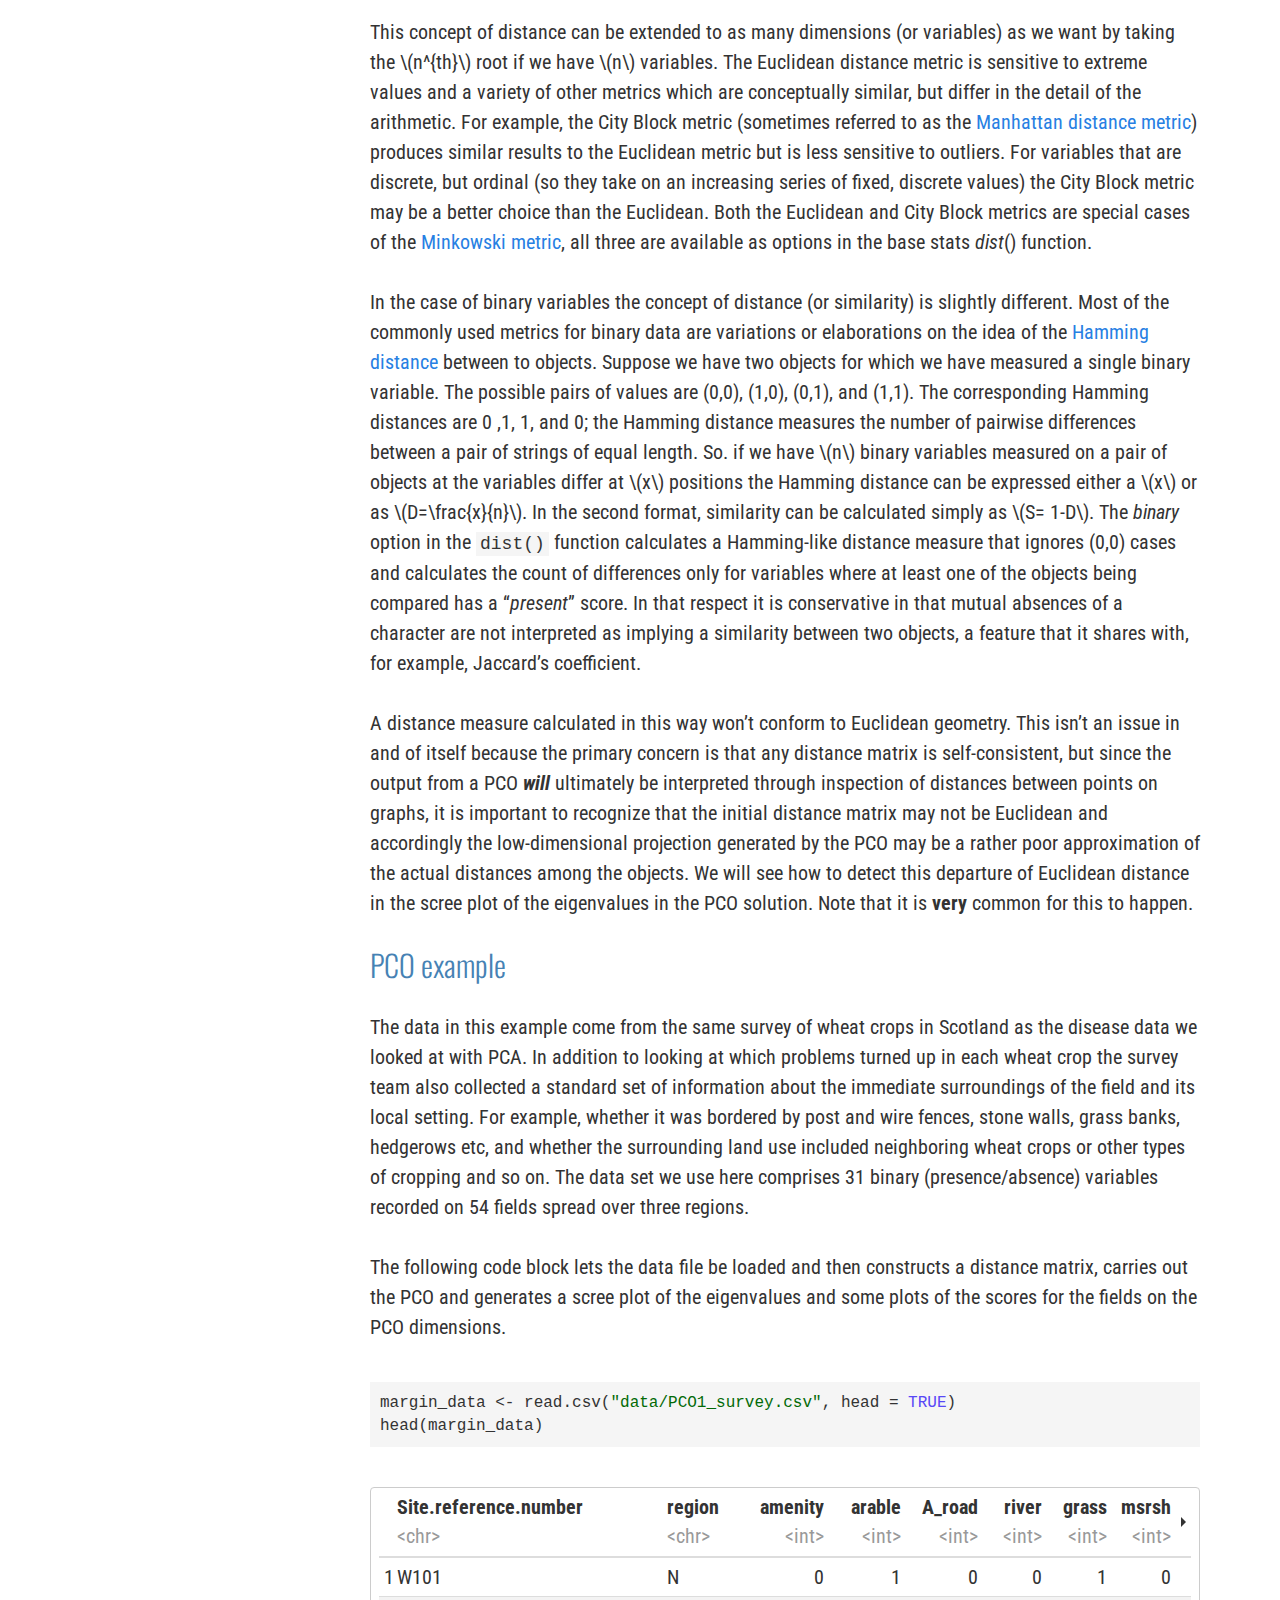
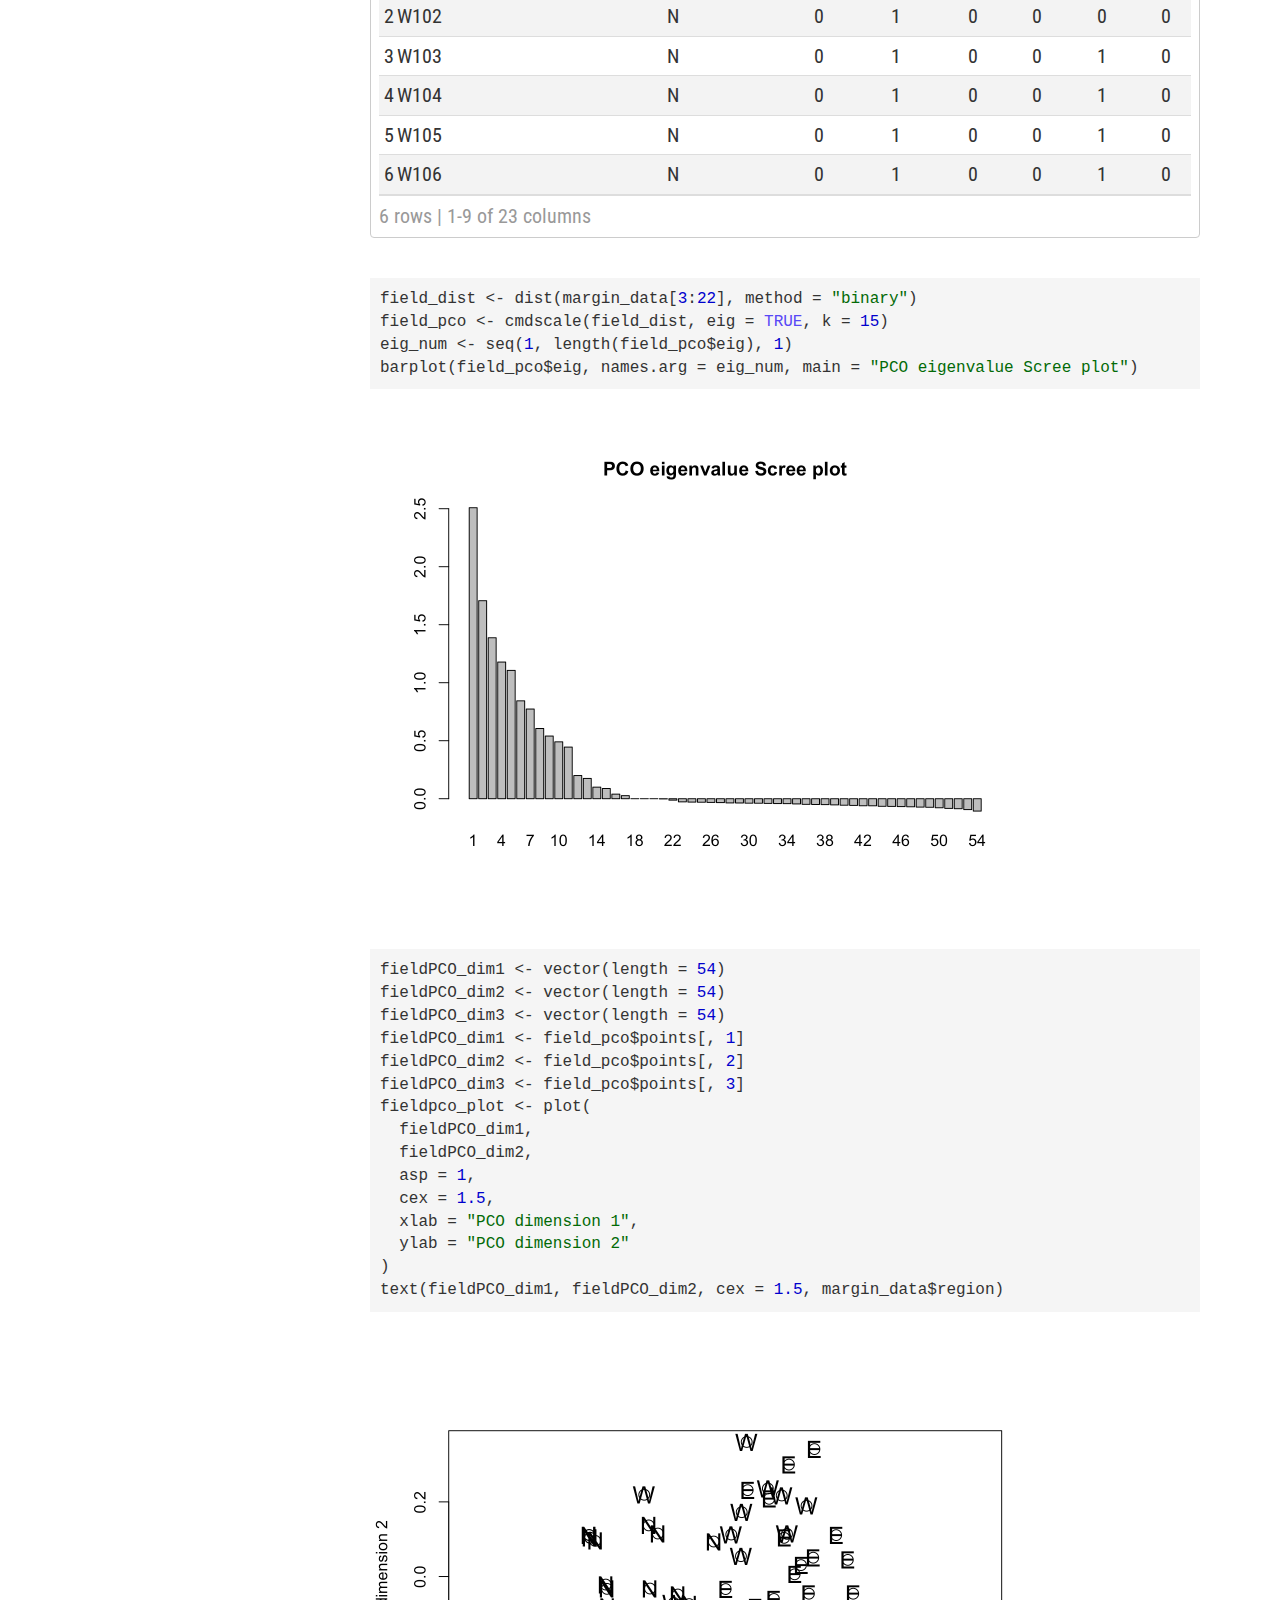
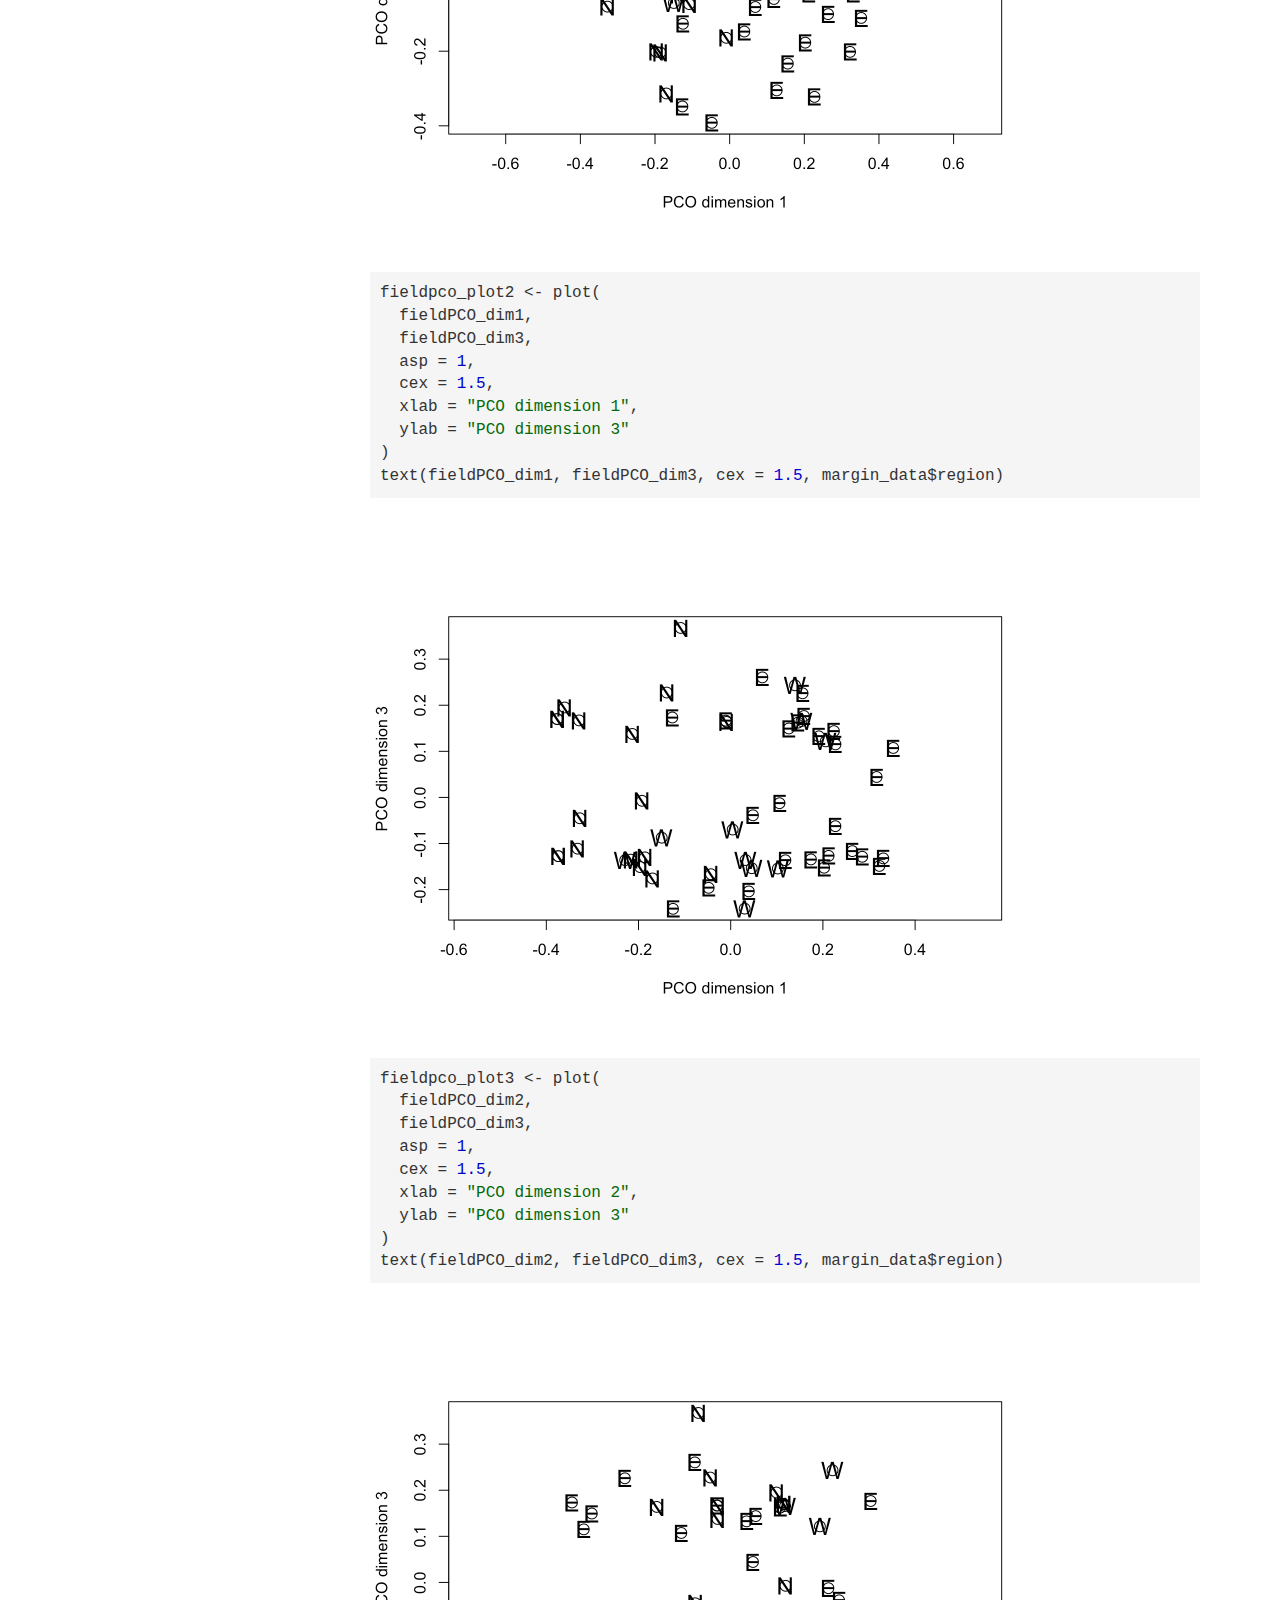
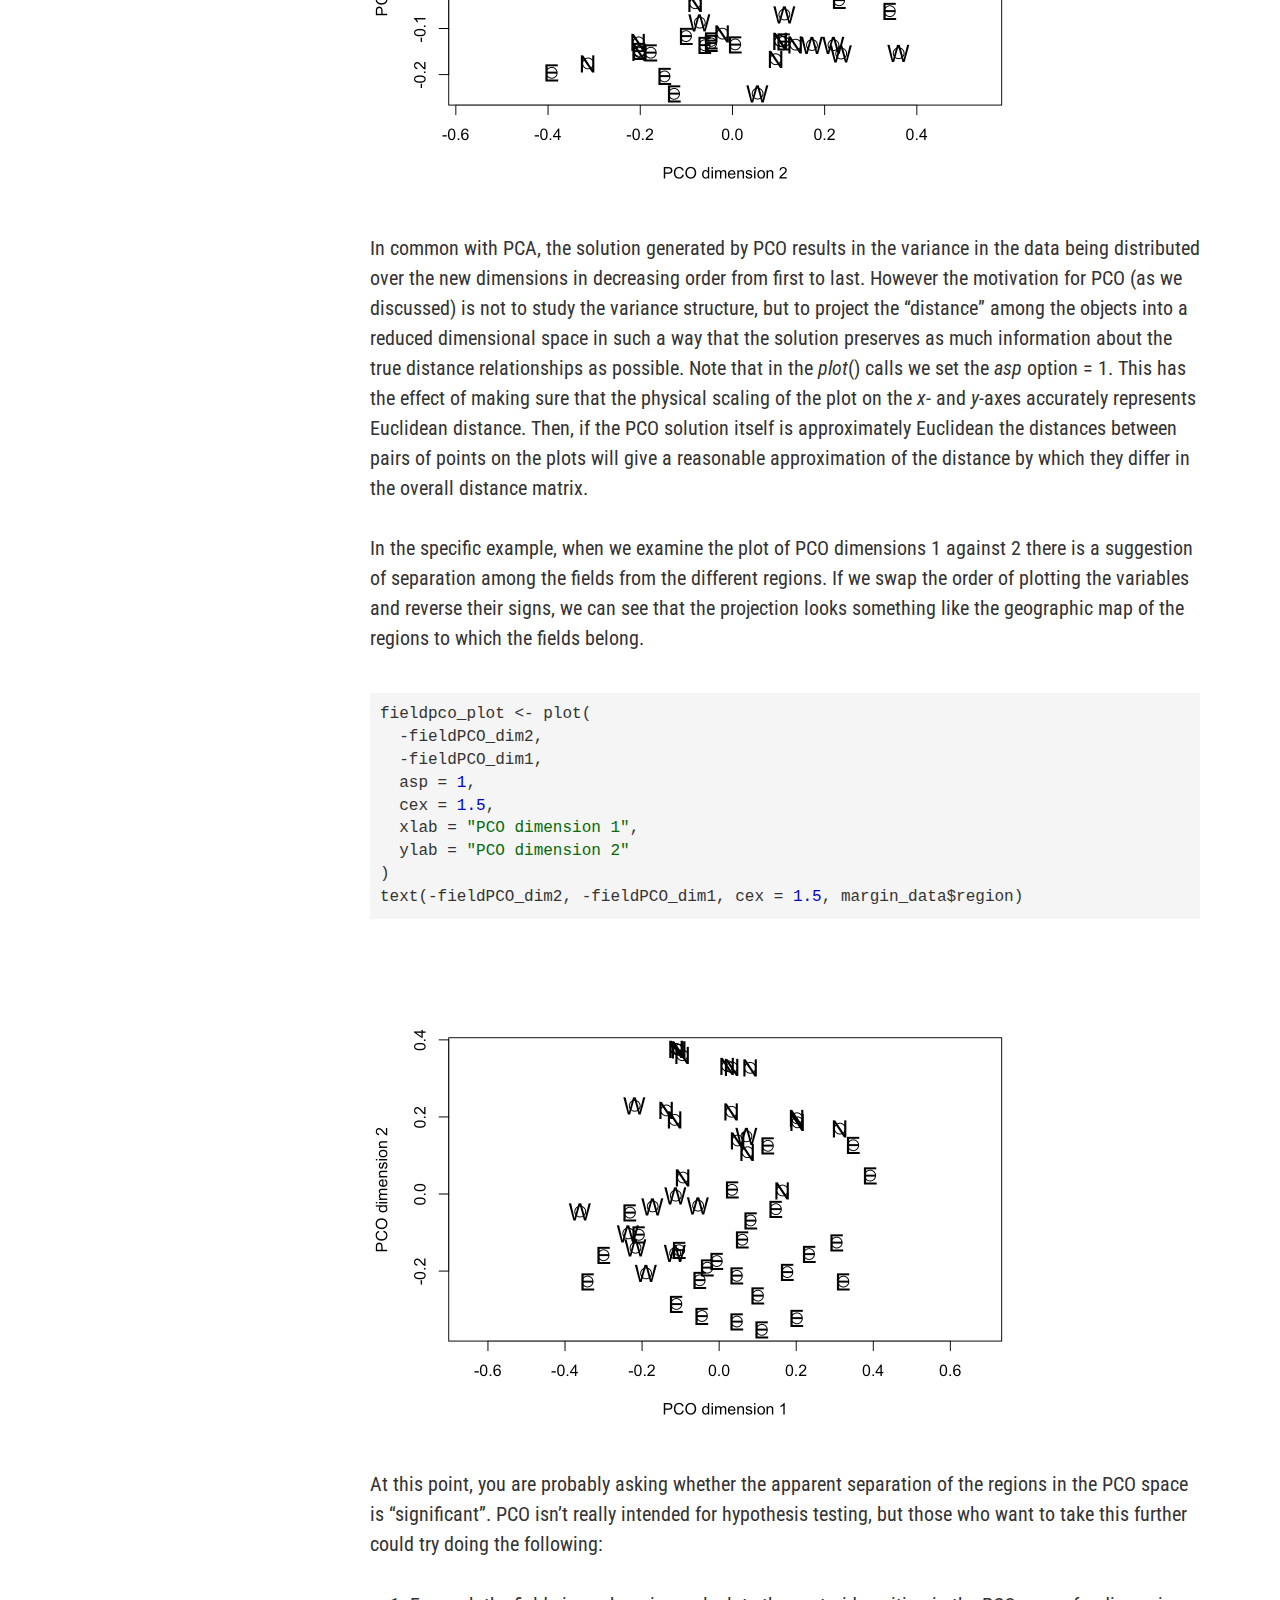
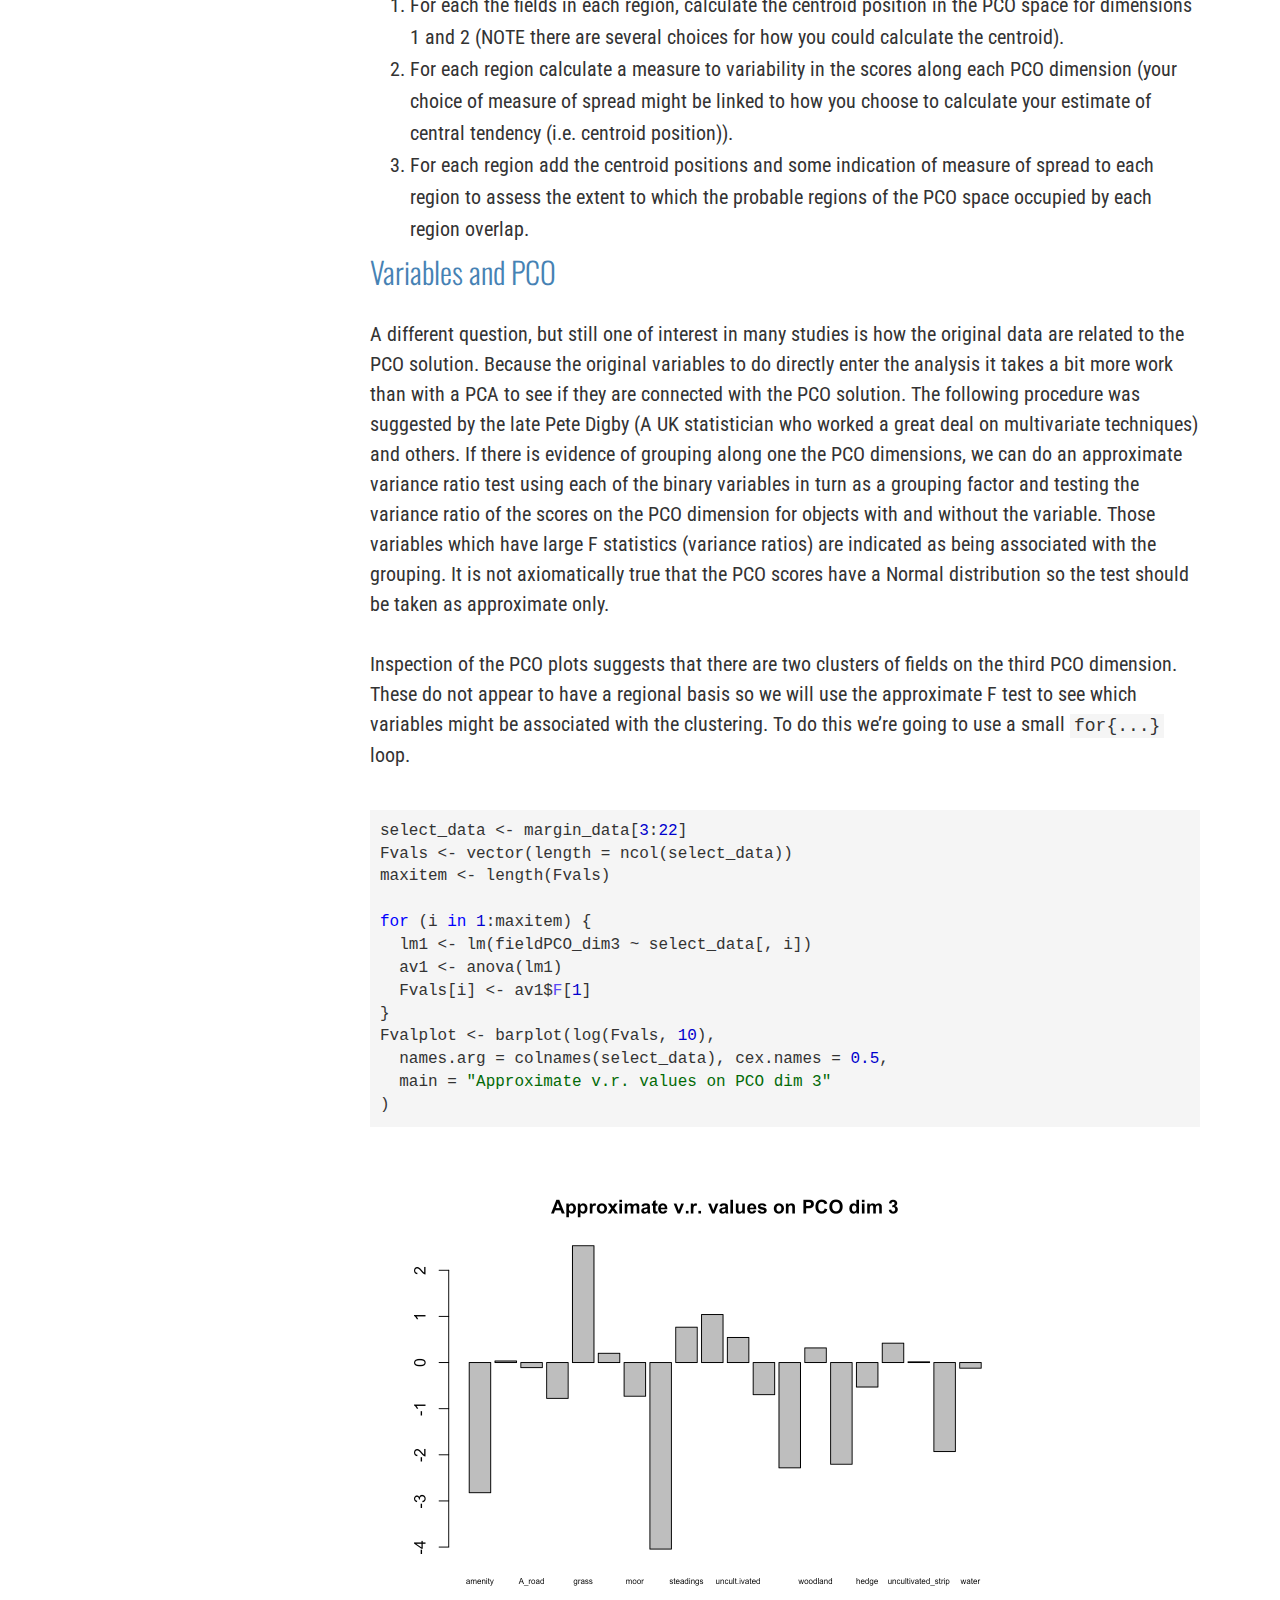
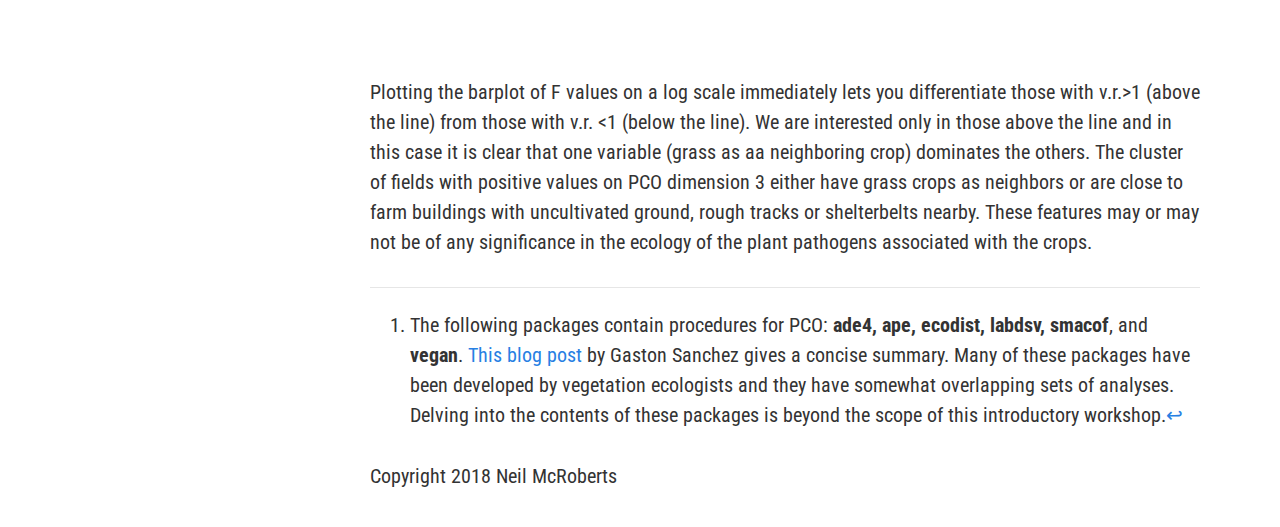
<file: docs/2-MV_PCO.html>
<!DOCTYPE html>

<html>

<head>

<meta charset="utf-8" />
<meta name="generator" content="pandoc" />
<meta http-equiv="X-UA-Compatible" content="IE=EDGE" />




<title>Principal Coordinates Analysis</title>

<script src="site_libs/header-attrs-2.26/header-attrs.js"></script>
<script src="site_libs/jquery-3.6.0/jquery-3.6.0.min.js"></script>
<meta name="viewport" content="width=device-width, initial-scale=1" />
<link href="site_libs/bootstrap-3.3.5/css/cosmo.min.css" rel="stylesheet" />
<script src="site_libs/bootstrap-3.3.5/js/bootstrap.min.js"></script>
<script src="site_libs/bootstrap-3.3.5/shim/html5shiv.min.js"></script>
<script src="site_libs/bootstrap-3.3.5/shim/respond.min.js"></script>
<style>h1 {font-size: 34px;}
       h1.title {font-size: 38px;}
       h2 {font-size: 30px;}
       h3 {font-size: 24px;}
       h4 {font-size: 18px;}
       h5 {font-size: 16px;}
       h6 {font-size: 12px;}
       code {color: inherit; background-color: rgba(0, 0, 0, 0.04);}
       pre:not([class]) { background-color: white }</style>
<script src="site_libs/jqueryui-1.13.2/jquery-ui.min.js"></script>
<link href="site_libs/tocify-1.9.1/jquery.tocify.css" rel="stylesheet" />
<script src="site_libs/tocify-1.9.1/jquery.tocify.js"></script>
<script src="site_libs/navigation-1.1/tabsets.js"></script>
<link href="site_libs/highlightjs-9.12.0/textmate.css" rel="stylesheet" />
<script src="site_libs/highlightjs-9.12.0/highlight.js"></script>
<link href="site_libs/pagedtable-1.1/css/pagedtable.css" rel="stylesheet" />
<script src="site_libs/pagedtable-1.1/js/pagedtable.js"></script>
<link href="site_libs/font-awesome-6.4.2/css/all.min.css" rel="stylesheet" />
<link href="site_libs/font-awesome-6.4.2/css/v4-shims.min.css" rel="stylesheet" />

<style type="text/css">
  code{white-space: pre-wrap;}
  span.smallcaps{font-variant: small-caps;}
  span.underline{text-decoration: underline;}
  div.column{display: inline-block; vertical-align: top; width: 50%;}
  div.hanging-indent{margin-left: 1.5em; text-indent: -1.5em;}
  ul.task-list{list-style: none;}
    </style>

<style type="text/css">code{white-space: pre;}</style>
<script type="text/javascript">
if (window.hljs) {
  hljs.configure({languages: []});
  hljs.initHighlightingOnLoad();
  if (document.readyState && document.readyState === "complete") {
    window.setTimeout(function() { hljs.initHighlighting(); }, 0);
  }
}
</script>






<link rel="stylesheet" href="style.css" type="text/css" />



<style type = "text/css">
.main-container {
  max-width: 940px;
  margin-left: auto;
  margin-right: auto;
}
img {
  max-width:100%;
}
.tabbed-pane {
  padding-top: 12px;
}
.html-widget {
  margin-bottom: 20px;
}
button.code-folding-btn:focus {
  outline: none;
}
summary {
  display: list-item;
}
details > summary > p:only-child {
  display: inline;
}
pre code {
  padding: 0;
}
</style>


<style type="text/css">
.dropdown-submenu {
  position: relative;
}
.dropdown-submenu>.dropdown-menu {
  top: 0;
  left: 100%;
  margin-top: -6px;
  margin-left: -1px;
  border-radius: 0 6px 6px 6px;
}
.dropdown-submenu:hover>.dropdown-menu {
  display: block;
}
.dropdown-submenu>a:after {
  display: block;
  content: " ";
  float: right;
  width: 0;
  height: 0;
  border-color: transparent;
  border-style: solid;
  border-width: 5px 0 5px 5px;
  border-left-color: #cccccc;
  margin-top: 5px;
  margin-right: -10px;
}
.dropdown-submenu:hover>a:after {
  border-left-color: #adb5bd;
}
.dropdown-submenu.pull-left {
  float: none;
}
.dropdown-submenu.pull-left>.dropdown-menu {
  left: -100%;
  margin-left: 10px;
  border-radius: 6px 0 6px 6px;
}
</style>

<script type="text/javascript">
// manage active state of menu based on current page
$(document).ready(function () {
  // active menu anchor
  href = window.location.pathname
  href = href.substr(href.lastIndexOf('/') + 1)
  if (href === "")
    href = "index.html";
  var menuAnchor = $('a[href="' + href + '"]');

  // mark the anchor link active (and if it's in a dropdown, also mark that active)
  var dropdown = menuAnchor.closest('li.dropdown');
  if (window.bootstrap) { // Bootstrap 4+
    menuAnchor.addClass('active');
    dropdown.find('> .dropdown-toggle').addClass('active');
  } else { // Bootstrap 3
    menuAnchor.parent().addClass('active');
    dropdown.addClass('active');
  }

  // Navbar adjustments
  var navHeight = $(".navbar").first().height() + 15;
  var style = document.createElement('style');
  var pt = "padding-top: " + navHeight + "px; ";
  var mt = "margin-top: -" + navHeight + "px; ";
  var css = "";
  // offset scroll position for anchor links (for fixed navbar)
  for (var i = 1; i <= 6; i++) {
    css += ".section h" + i + "{ " + pt + mt + "}\n";
  }
  style.innerHTML = "body {" + pt + "padding-bottom: 40px; }\n" + css;
  document.head.appendChild(style);
});
</script>

<!-- tabsets -->

<style type="text/css">
.tabset-dropdown > .nav-tabs {
  display: inline-table;
  max-height: 500px;
  min-height: 44px;
  overflow-y: auto;
  border: 1px solid #ddd;
  border-radius: 4px;
}

.tabset-dropdown > .nav-tabs > li.active:before, .tabset-dropdown > .nav-tabs.nav-tabs-open:before {
  content: "\e259";
  font-family: 'Glyphicons Halflings';
  display: inline-block;
  padding: 10px;
  border-right: 1px solid #ddd;
}

.tabset-dropdown > .nav-tabs.nav-tabs-open > li.active:before {
  content: "\e258";
  font-family: 'Glyphicons Halflings';
  border: none;
}

.tabset-dropdown > .nav-tabs > li.active {
  display: block;
}

.tabset-dropdown > .nav-tabs > li > a,
.tabset-dropdown > .nav-tabs > li > a:focus,
.tabset-dropdown > .nav-tabs > li > a:hover {
  border: none;
  display: inline-block;
  border-radius: 4px;
  background-color: transparent;
}

.tabset-dropdown > .nav-tabs.nav-tabs-open > li {
  display: block;
  float: none;
}

.tabset-dropdown > .nav-tabs > li {
  display: none;
}
</style>

<!-- code folding -->



<style type="text/css">

#TOC {
  margin: 25px 0px 20px 0px;
}
@media (max-width: 768px) {
#TOC {
  position: relative;
  width: 100%;
}
}

@media print {
.toc-content {
  /* see https://github.com/w3c/csswg-drafts/issues/4434 */
  float: right;
}
}

.toc-content {
  padding-left: 30px;
  padding-right: 40px;
}

div.main-container {
  max-width: 1200px;
}

div.tocify {
  width: 20%;
  max-width: 260px;
  max-height: 85%;
}

@media (min-width: 768px) and (max-width: 991px) {
  div.tocify {
    width: 25%;
  }
}

@media (max-width: 767px) {
  div.tocify {
    width: 100%;
    max-width: none;
  }
}

.tocify ul, .tocify li {
  line-height: 20px;
}

.tocify-subheader .tocify-item {
  font-size: 0.90em;
}

.tocify .list-group-item {
  border-radius: 0px;
}

.tocify-subheader {
  display: inline;
}
.tocify-subheader .tocify-item {
  font-size: 0.95em;
}

</style>



</head>

<body>


<div class="container-fluid main-container">


<!-- setup 3col/9col grid for toc_float and main content  -->
<div class="row">
<div class="col-xs-12 col-sm-4 col-md-3">
<div id="TOC" class="tocify">
</div>
</div>

<div class="toc-content col-xs-12 col-sm-8 col-md-9">




<div class="navbar navbar-default  navbar-fixed-top" role="navigation">
  <div class="container">
    <div class="navbar-header">
      <button type="button" class="navbar-toggle collapsed" data-toggle="collapse" data-bs-toggle="collapse" data-target="#navbar" data-bs-target="#navbar">
        <span class="icon-bar"></span>
        <span class="icon-bar"></span>
        <span class="icon-bar"></span>
      </button>
      <a class="navbar-brand" href="index.html">Multivariate Analysis in R</a>
    </div>
    <div id="navbar" class="navbar-collapse collapse">
      <ul class="nav navbar-nav">
        <li>
  <a href="index.html">Introduction</a>
</li>
<li class="dropdown">
  <a href="#" class="dropdown-toggle" data-toggle="dropdown" role="button" data-bs-toggle="dropdown" aria-expanded="false">
    Topics
     
    <span class="caret"></span>
  </a>
  <ul class="dropdown-menu" role="menu">
    <li>
      <a href="1-MV_PCA.html">Principal Components Analysis</a>
    </li>
    <li>
      <a href="2-MV_PCO.html">Principal Coordinates Analysis</a>
    </li>
    <li>
      <a href="3-Cluster.html">Cluster analysis</a>
    </li>
    <li>
      <a href="4-PCA_PCO_cluster.html">Linking ordination and clustering</a>
    </li>
    <li>
      <a href="5-DA_Manova.html">Discriminant Analysis and Manova</a>
    </li>
  </ul>
</li>
<li class="dropdown">
  <a href="#" class="dropdown-toggle" data-toggle="dropdown" role="button" data-bs-toggle="dropdown" aria-expanded="false">
    Bonus material
     
    <span class="caret"></span>
  </a>
  <ul class="dropdown-menu" role="menu">
    <li>
      <a href="Intro_R.html">Introduction to R</a>
    </li>
  </ul>
</li>
      </ul>
      <ul class="nav navbar-nav navbar-right">
        <li>
  <a href="https://github.com/openplantpathology/OPP_workshop_Multivariate">
    <span class="fa fa-github-square"></span>
     
    source
  </a>
</li>
      </ul>
    </div><!--/.nav-collapse -->
  </div><!--/.container -->
</div><!--/.navbar -->

<div id="header">



<h1 class="title toc-ignore">Principal Coordinates Analysis</h1>

</div>


<p>Principal coordinates analysis (also known as multidimensional
scaling or classical multidimensional scaling) was developed by John <a
href="http://hsta559s12.pbworks.com/w/file/fetch/53338762/gower1966.pdf">Gower
(1966)</a>. The underlying mathematics of PCO and PCA share some
similarities (both depend on eigenvalue decomposition of matrices) but
their motivations are different and the details of the eigenvalue
analysis differ between the two methods. Whereas in PCA we typically
interested in learning about the major relationships among a set of
objects <em>and</em> how that relationship is determined by a set of
variables, in PCO the interest is primarily in the <em>similarity</em>
among the objects and the individual data variables are of secondary
importance. For this reason, the aim of PCO is often described as
reduction in dimensionality, while retaining the important information
about relationships among a set of objects. In the branch of
multivariate statistics associated with PCO, <em>similarity</em> , <span
class="math inline">\(S\)</span>and <em>distance</em> <span
class="math inline">\(D\)</span> are defined as complements of one
another so <span class="math inline">\(S=1-D\)</span>.</p>
<p>The data structure analyzed in a PCO is a similarity (or distance)
matrix for a set of objects. The similarity (distance) matrix is
constructed from the data variables. The steps in the analysis are
therefore:</p>
<ol style="list-style-type: decimal">
<li>Start with two-way array of objects (rows) by variables
(columns</li>
<li>Construct a distance or similarity matrix for the objects on the
basis of the data using a suitable similarity index</li>
<li>Analyze the similarity (distance) matrix with PCO</li>
<li>Interpret the PCO, including <em>post hoc</em> comparison with the
original data or other variables of interest.</li>
</ol>
<p>The base stats package in R gives us a basic set of tools to do a PCO
analysis without having to load specialized packages<a href="#fn1"
class="footnote-ref" id="fnref1"><sup>1</sup></a>. The
<code>dist()</code> function calculates a distance matrix from a data
frame of objects by variables using one of its inbuilt distance metrics
(more on this below). The <code>cmdscale()</code> function then takes
the distance matrix generated by <code>dist()</code> and performs a
classical PCO. Then, as with nearly all multivariate methods, the output
from the PCO needs to be examined in graph form to interpret the result
of the analysis.</p>
<div id="distance-matrices" class="section level2">
<h2>Distance matrices</h2>
<p>The point of PCO is to let us see how similar objects are to one
another on the basis of several variables simultaneously. As already
noted the idea of similarity here is a kind of statistical opposite of
distance, which raises the question of exactly what we mean by the
distance between objects in any specific case. Since our interpretation
of the PCO results will depend on the distance matrix we give the PCO
algorithm to analyze, the choice of how to calculate the distance
(similarity) matrix is an important step. Distance matrices are also the
central data object in cluster analysis (which we will deal with next)
so the issue of how to construct them deserves some attention.</p>
<p>We’re all familiar with the Euclidean concept of distance. If we have
measurements on two objects for a single continuous variable (say,
lesion area for rust pustules) we can express the distance between any
two objects simply as the absolute value of the difference between the
values. If we have measurements on two continuous variables, we have a
familiar two-dimensional space (one variable on the <em>x</em>-axis, the
other on the <em>y</em>-axis) and the distance between any two objects
<span class="math inline">\((i,j)\)</span> in that space is given by the
well-known formula from Euclidean geometry:<span class="math display">\[
D_{i,j}=\sqrt{\left(x_{i}-x_{j}\right)^{2}+\left(y_{i}-y_{j}\right)^{2}}\]</span></p>
<p>This concept of distance can be extended to as many dimensions (or
variables) as we want by taking the <span
class="math inline">\(n^{th}\)</span> root if we have <span
class="math inline">\(n\)</span> variables. The Euclidean distance
metric is sensitive to extreme values and a variety of other metrics
which are conceptually similar, but differ in the detail of the
arithmetic. For example, the City Block metric (sometimes referred to as
the <a href="https://en.wikipedia.org/wiki/Taxicab_geometry">Manhattan
distance metric</a>) produces similar results to the Euclidean metric
but is less sensitive to outliers. For variables that are discrete, but
ordinal (so they take on an increasing series of fixed, discrete values)
the City Block metric may be a better choice than the Euclidean. Both
the Euclidean and City Block metrics are special cases of the <a
href="https://en.wikipedia.org/wiki/Minkowski_distance">Minkowski
metric</a>, all three are available as options in the base stats
<em>dist</em>() function.</p>
<p>In the case of binary variables the concept of distance (or
similarity) is slightly different. Most of the commonly used metrics for
binary data are variations or elaborations on the idea of the <a
href="https://en.wikipedia.org/wiki/Hamming_distance">Hamming
distance</a> between to objects. Suppose we have two objects for which
we have measured a single binary variable. The possible pairs of values
are (0,0), (1,0), (0,1), and (1,1). The corresponding Hamming distances
are 0 ,1, 1, and 0; the Hamming distance measures the number of pairwise
differences between a pair of strings of equal length. So. if we have
<span class="math inline">\(n\)</span> binary variables measured on a
pair of objects at the variables differ at <span
class="math inline">\(x\)</span> positions the Hamming distance can be
expressed either a <span class="math inline">\(x\)</span> or as <span
class="math inline">\(D=\frac{x}{n}\)</span>. In the second format,
similarity can be calculated simply as <span class="math inline">\(S=
1-D\)</span>. The <em>binary</em> option in the <code>dist()</code>
function calculates a Hamming-like distance measure that ignores (0,0)
cases and calculates the count of differences only for variables where
at least one of the objects being compared has a “<em>present</em>”
score. In that respect it is conservative in that mutual absences of a
character are not interpreted as implying a similarity between two
objects, a feature that it shares with, for example, Jaccard’s
coefficient.</p>
<p>A distance measure calculated in this way won’t conform to Euclidean
geometry. This isn’t an issue in and of itself because the primary
concern is that any distance matrix is self-consistent, but since the
output from a PCO <strong><em>will</em></strong> ultimately be
interpreted through inspection of distances between points on graphs, it
is important to recognize that the initial distance matrix may not be
Euclidean and accordingly the low-dimensional projection generated by
the PCO may be a rather poor approximation of the actual distances among
the objects. We will see how to detect this departure of Euclidean
distance in the scree plot of the eigenvalues in the PCO solution. Note
that it is <strong>very</strong> common for this to happen.</p>
</div>
<div id="pco-example" class="section level2">
<h2>PCO example</h2>
<p>The data in this example come from the same survey of wheat crops in
Scotland as the disease data we looked at with PCA. In addition to
looking at which problems turned up in each wheat crop the survey team
also collected a standard set of information about the immediate
surroundings of the field and its local setting. For example, whether it
was bordered by post and wire fences, stone walls, grass banks,
hedgerows etc, and whether the surrounding land use included neighboring
wheat crops or other types of cropping and so on. The data set we use
here comprises 31 binary (presence/absence) variables recorded on 54
fields spread over three regions.</p>
<p>The following code block lets the data file be loaded and then
constructs a distance matrix, carries out the PCO and generates a scree
plot of the eigenvalues and some plots of the scores for the fields on
the PCO dimensions.</p>
<pre class="r"><code>margin_data &lt;- read.csv(&quot;data/PCO1_survey.csv&quot;, head = TRUE)
head(margin_data)</code></pre>
<div data-pagedtable="false">
<script data-pagedtable-source type="application/json">
{"columns":[{"label":[""],"name":["_rn_"],"type":[""],"align":["left"]},{"label":["Site.reference.number"],"name":[1],"type":["chr"],"align":["left"]},{"label":["region"],"name":[2],"type":["chr"],"align":["left"]},{"label":["amenity"],"name":[3],"type":["int"],"align":["right"]},{"label":["arable"],"name":[4],"type":["int"],"align":["right"]},{"label":["A_road"],"name":[5],"type":["int"],"align":["right"]},{"label":["river"],"name":[6],"type":["int"],"align":["right"]},{"label":["grass"],"name":[7],"type":["int"],"align":["right"]},{"label":["msrsh"],"name":[8],"type":["int"],"align":["right"]},{"label":["moor"],"name":[9],"type":["int"],"align":["right"]},{"label":["railway"],"name":[10],"type":["int"],"align":["right"]},{"label":["steadings"],"name":[11],"type":["int"],"align":["right"]},{"label":["shelterbelt"],"name":[12],"type":["int"],"align":["right"]},{"label":["uncult.ivated"],"name":[13],"type":["int"],"align":["right"]},{"label":["urban"],"name":[14],"type":["int"],"align":["right"]},{"label":["waste_ground"],"name":[15],"type":["int"],"align":["right"]},{"label":["woodland"],"name":[16],"type":["int"],"align":["right"]},{"label":["fence"],"name":[17],"type":["int"],"align":["right"]},{"label":["hedge"],"name":[18],"type":["int"],"align":["right"]},{"label":["farm_track"],"name":[19],"type":["int"],"align":["right"]},{"label":["uncultivated_strip"],"name":[20],"type":["int"],"align":["right"]},{"label":["wall"],"name":[21],"type":["int"],"align":["right"]},{"label":["water"],"name":[22],"type":["int"],"align":["right"]}],"data":[{"1":"W101","2":"N","3":"0","4":"1","5":"0","6":"0","7":"1","8":"0","9":"0","10":"0","11":"0","12":"0","13":"0","14":"0","15":"0","16":"1","17":"1","18":"0","19":"0","20":"0","21":"0","22":"0","_rn_":"1"},{"1":"W102","2":"N","3":"0","4":"1","5":"0","6":"0","7":"0","8":"0","9":"0","10":"0","11":"0","12":"0","13":"0","14":"0","15":"0","16":"0","17":"1","18":"0","19":"1","20":"0","21":"1","22":"0","_rn_":"2"},{"1":"W103","2":"N","3":"0","4":"1","5":"0","6":"0","7":"1","8":"0","9":"0","10":"0","11":"0","12":"0","13":"0","14":"0","15":"0","16":"0","17":"1","18":"0","19":"1","20":"0","21":"1","22":"0","_rn_":"3"},{"1":"W104","2":"N","3":"0","4":"1","5":"0","6":"0","7":"1","8":"0","9":"0","10":"0","11":"0","12":"1","13":"0","14":"0","15":"0","16":"0","17":"1","18":"0","19":"0","20":"0","21":"1","22":"0","_rn_":"4"},{"1":"W105","2":"N","3":"0","4":"1","5":"0","6":"0","7":"1","8":"0","9":"0","10":"0","11":"0","12":"1","13":"0","14":"0","15":"0","16":"0","17":"1","18":"0","19":"0","20":"0","21":"0","22":"1","_rn_":"5"},{"1":"W106","2":"N","3":"0","4":"1","5":"0","6":"0","7":"1","8":"0","9":"0","10":"0","11":"0","12":"0","13":"0","14":"0","15":"0","16":"0","17":"1","18":"0","19":"1","20":"0","21":"0","22":"0","_rn_":"6"}],"options":{"columns":{"min":{},"max":[10]},"rows":{"min":[10],"max":[10]},"pages":{}}}
  </script>
</div>
<pre class="r"><code>field_dist &lt;- dist(margin_data[3:22], method = &quot;binary&quot;)
field_pco &lt;- cmdscale(field_dist, eig = TRUE, k = 15)
eig_num &lt;- seq(1, length(field_pco$eig), 1)
barplot(field_pco$eig, names.arg = eig_num, main = &quot;PCO eigenvalue Scree plot&quot;)</code></pre>
<p><img src="2-MV_PCO_files/figure-html/unnamed-chunk-1-1.png" width="672" /></p>
<pre class="r"><code>fieldPCO_dim1 &lt;- vector(length = 54)
fieldPCO_dim2 &lt;- vector(length = 54)
fieldPCO_dim3 &lt;- vector(length = 54)
fieldPCO_dim1 &lt;- field_pco$points[, 1]
fieldPCO_dim2 &lt;- field_pco$points[, 2]
fieldPCO_dim3 &lt;- field_pco$points[, 3]
fieldpco_plot &lt;- plot(
  fieldPCO_dim1,
  fieldPCO_dim2,
  asp = 1,
  cex = 1.5,
  xlab = &quot;PCO dimension 1&quot;,
  ylab = &quot;PCO dimension 2&quot;
)
text(fieldPCO_dim1, fieldPCO_dim2, cex = 1.5, margin_data$region)</code></pre>
<p><img src="2-MV_PCO_files/figure-html/unnamed-chunk-1-2.png" width="672" /></p>
<pre class="r"><code>fieldpco_plot2 &lt;- plot(
  fieldPCO_dim1,
  fieldPCO_dim3,
  asp = 1,
  cex = 1.5,
  xlab = &quot;PCO dimension 1&quot;,
  ylab = &quot;PCO dimension 3&quot;
)
text(fieldPCO_dim1, fieldPCO_dim3, cex = 1.5, margin_data$region)</code></pre>
<p><img src="2-MV_PCO_files/figure-html/unnamed-chunk-1-3.png" width="672" /></p>
<pre class="r"><code>fieldpco_plot3 &lt;- plot(
  fieldPCO_dim2,
  fieldPCO_dim3,
  asp = 1,
  cex = 1.5,
  xlab = &quot;PCO dimension 2&quot;,
  ylab = &quot;PCO dimension 3&quot;
)
text(fieldPCO_dim2, fieldPCO_dim3, cex = 1.5, margin_data$region)</code></pre>
<p><img src="2-MV_PCO_files/figure-html/unnamed-chunk-1-4.png" width="672" /></p>
<p>In common with PCA, the solution generated by PCO results in the
variance in the data being distributed over the new dimensions in
decreasing order from first to last. However the motivation for PCO (as
we discussed) is not to study the variance structure, but to project the
“distance” among the objects into a reduced dimensional space in such a
way that the solution preserves as much information about the true
distance relationships as possible. Note that in the <em>plot</em>()
calls we set the <em>asp</em> option = 1. This has the effect of making
sure that the physical scaling of the plot on the <em>x</em>- and
<em>y</em>-axes accurately represents Euclidean distance. Then, if the
PCO solution itself is approximately Euclidean the distances between
pairs of points on the plots will give a reasonable approximation of the
distance by which they differ in the overall distance matrix.</p>
<p>In the specific example, when we examine the plot of PCO dimensions 1
against 2 there is a suggestion of separation among the fields from the
different regions. If we swap the order of plotting the variables and
reverse their signs, we can see that the projection looks something like
the geographic map of the regions to which the fields belong.</p>
<pre class="r"><code>fieldpco_plot &lt;- plot(
  -fieldPCO_dim2,
  -fieldPCO_dim1,
  asp = 1,
  cex = 1.5,
  xlab = &quot;PCO dimension 1&quot;,
  ylab = &quot;PCO dimension 2&quot;
)
text(-fieldPCO_dim2, -fieldPCO_dim1, cex = 1.5, margin_data$region)</code></pre>
<p><img src="2-MV_PCO_files/figure-html/unnamed-chunk-2-1.png" width="672" /></p>
<p>At this point, you are probably asking whether the apparent
separation of the regions in the PCO space is “significant”. PCO isn’t
really intended for hypothesis testing, but those who want to take this
further could try doing the following:</p>
<ol style="list-style-type: decimal">
<li>For each the fields in each region, calculate the centroid position
in the PCO space for dimensions 1 and 2 (NOTE there are several choices
for how you could calculate the centroid).</li>
<li>For each region calculate a measure to variability in the scores
along each PCO dimension (your choice of measure of spread might be
linked to how you choose to calculate your estimate of central tendency
(i.e. centroid position)).</li>
<li>For each region add the centroid positions and some indication of
measure of spread to each region to assess the extent to which the
probable regions of the PCO space occupied by each region overlap.</li>
</ol>
</div>
<div id="variables-and-pco" class="section level2">
<h2>Variables and PCO</h2>
<p>A different question, but still one of interest in many studies is
how the original data are related to the PCO solution. Because the
original variables to do directly enter the analysis it takes a bit more
work than with a PCA to see if they are connected with the PCO solution.
The following procedure was suggested by the late Pete Digby (A UK
statistician who worked a great deal on multivariate techniques) and
others. If there is evidence of grouping along one the PCO dimensions,
we can do an approximate variance ratio test using each of the binary
variables in turn as a grouping factor and testing the variance ratio of
the scores on the PCO dimension for objects with and without the
variable. Those variables which have large F statistics (variance
ratios) are indicated as being associated with the grouping. It is not
axiomatically true that the PCO scores have a Normal distribution so the
test should be taken as approximate only.</p>
<p>Inspection of the PCO plots suggests that there are two clusters of
fields on the third PCO dimension. These do not appear to have a
regional basis so we will use the approximate F test to see which
variables might be associated with the clustering. To do this we’re
going to use a small <code>for{...}</code> loop.</p>
<pre class="r"><code>select_data &lt;- margin_data[3:22]
Fvals &lt;- vector(length = ncol(select_data))
maxitem &lt;- length(Fvals)

for (i in 1:maxitem) {
  lm1 &lt;- lm(fieldPCO_dim3 ~ select_data[, i])
  av1 &lt;- anova(lm1)
  Fvals[i] &lt;- av1$F[1]
}
Fvalplot &lt;- barplot(log(Fvals, 10),
  names.arg = colnames(select_data), cex.names = 0.5,
  main = &quot;Approximate v.r. values on PCO dim 3&quot;
)</code></pre>
<p><img src="2-MV_PCO_files/figure-html/unnamed-chunk-3-1.png" width="672" /></p>
<p>Plotting the barplot of F values on a log scale immediately lets you
differentiate those with v.r.&gt;1 (above the line) from those with v.r.
&lt;1 (below the line). We are interested only in those above the line
and in this case it is clear that one variable (grass as aa neighboring
crop) dominates the others. The cluster of fields with positive values
on PCO dimension 3 either have grass crops as neighbors or are close to
farm buildings with uncultivated ground, rough tracks or shelterbelts
nearby. These features may or may not be of any significance in the
ecology of the plant pathogens associated with the crops.</p>
</div>
<div class="footnotes footnotes-end-of-document">
<hr />
<ol>
<li id="fn1"><p>The following packages contain procedures for PCO:
<strong>ade4, ape, ecodist, labdsv, smacof</strong>, and
<strong>vegan</strong>. <a
href="http://gastonsanchez.com/blog/how-to/2013/01/23/MDS-in-R.html">This
blog post</a> by Gaston Sanchez gives a concise summary. Many of these
packages have been developed by vegetation ecologists and they have
somewhat overlapping sets of analyses. Delving into the contents of
these packages is beyond the scope of this introductory workshop.<a
href="#fnref1" class="footnote-back">↩︎</a></p></li>
</ol>
</div>



Copyright 2018 Neil McRoberts


</div>
</div>

</div>

<script>

// add bootstrap table styles to pandoc tables
function bootstrapStylePandocTables() {
  $('tr.odd').parent('tbody').parent('table').addClass('table table-condensed');
}
$(document).ready(function () {
  bootstrapStylePandocTables();
});


</script>

<!-- tabsets -->

<script>
$(document).ready(function () {
  window.buildTabsets("TOC");
});

$(document).ready(function () {
  $('.tabset-dropdown > .nav-tabs > li').click(function () {
    $(this).parent().toggleClass('nav-tabs-open');
  });
});
</script>

<!-- code folding -->

<script>
$(document).ready(function ()  {

    // temporarily add toc-ignore selector to headers for the consistency with Pandoc
    $('.unlisted.unnumbered').addClass('toc-ignore')

    // move toc-ignore selectors from section div to header
    $('div.section.toc-ignore')
        .removeClass('toc-ignore')
        .children('h1,h2,h3,h4,h5').addClass('toc-ignore');

    // establish options
    var options = {
      selectors: "h1,h2,h3",
      theme: "bootstrap3",
      context: '.toc-content',
      hashGenerator: function (text) {
        return text.replace(/[.\\/?&!#<>]/g, '').replace(/\s/g, '_');
      },
      ignoreSelector: ".toc-ignore",
      scrollTo: 0
    };
    options.showAndHide = false;
    options.smoothScroll = false;

    // tocify
    var toc = $("#TOC").tocify(options).data("toc-tocify");
});
</script>

<!-- dynamically load mathjax for compatibility with self-contained -->
<script>
  (function () {
    var script = document.createElement("script");
    script.type = "text/javascript";
    script.src  = "https://mathjax.rstudio.com/latest/MathJax.js?config=TeX-AMS-MML_HTMLorMML";
    document.getElementsByTagName("head")[0].appendChild(script);
  })();
</script>

</body>
</html>
</file>
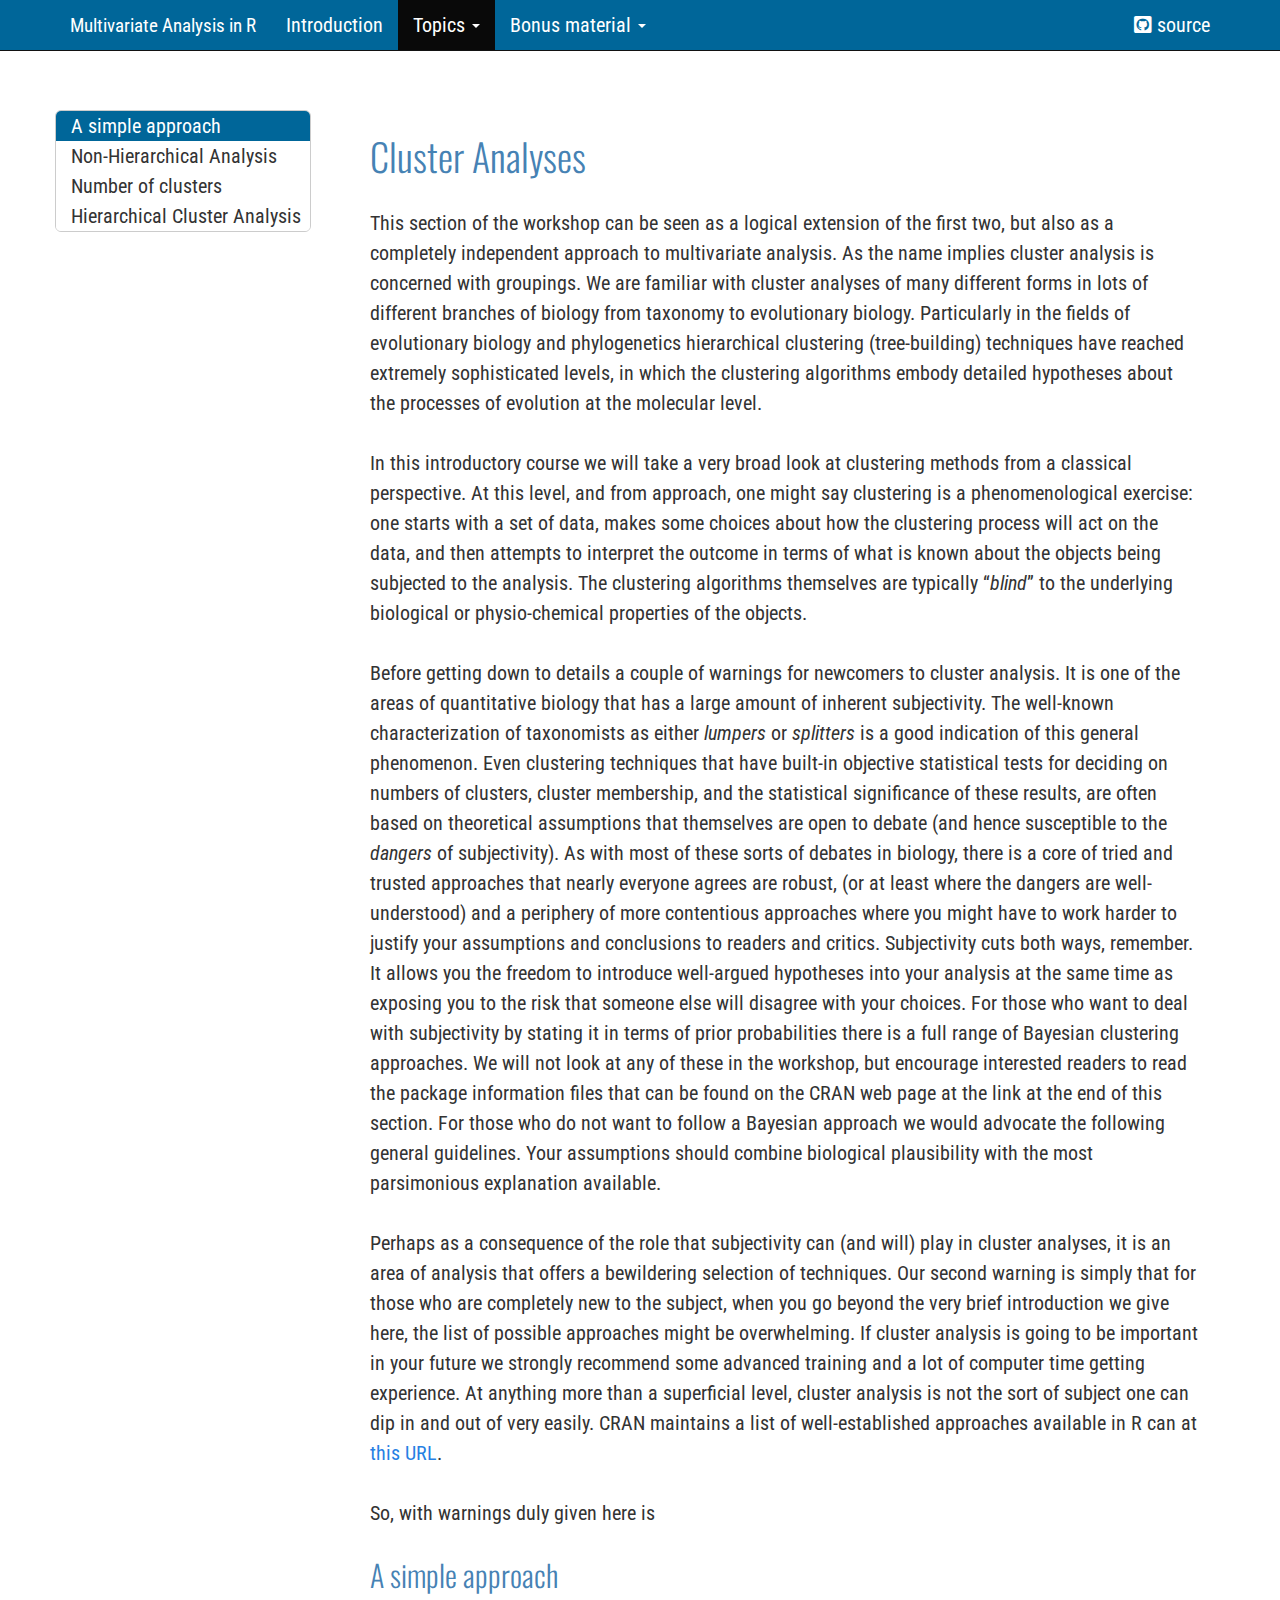
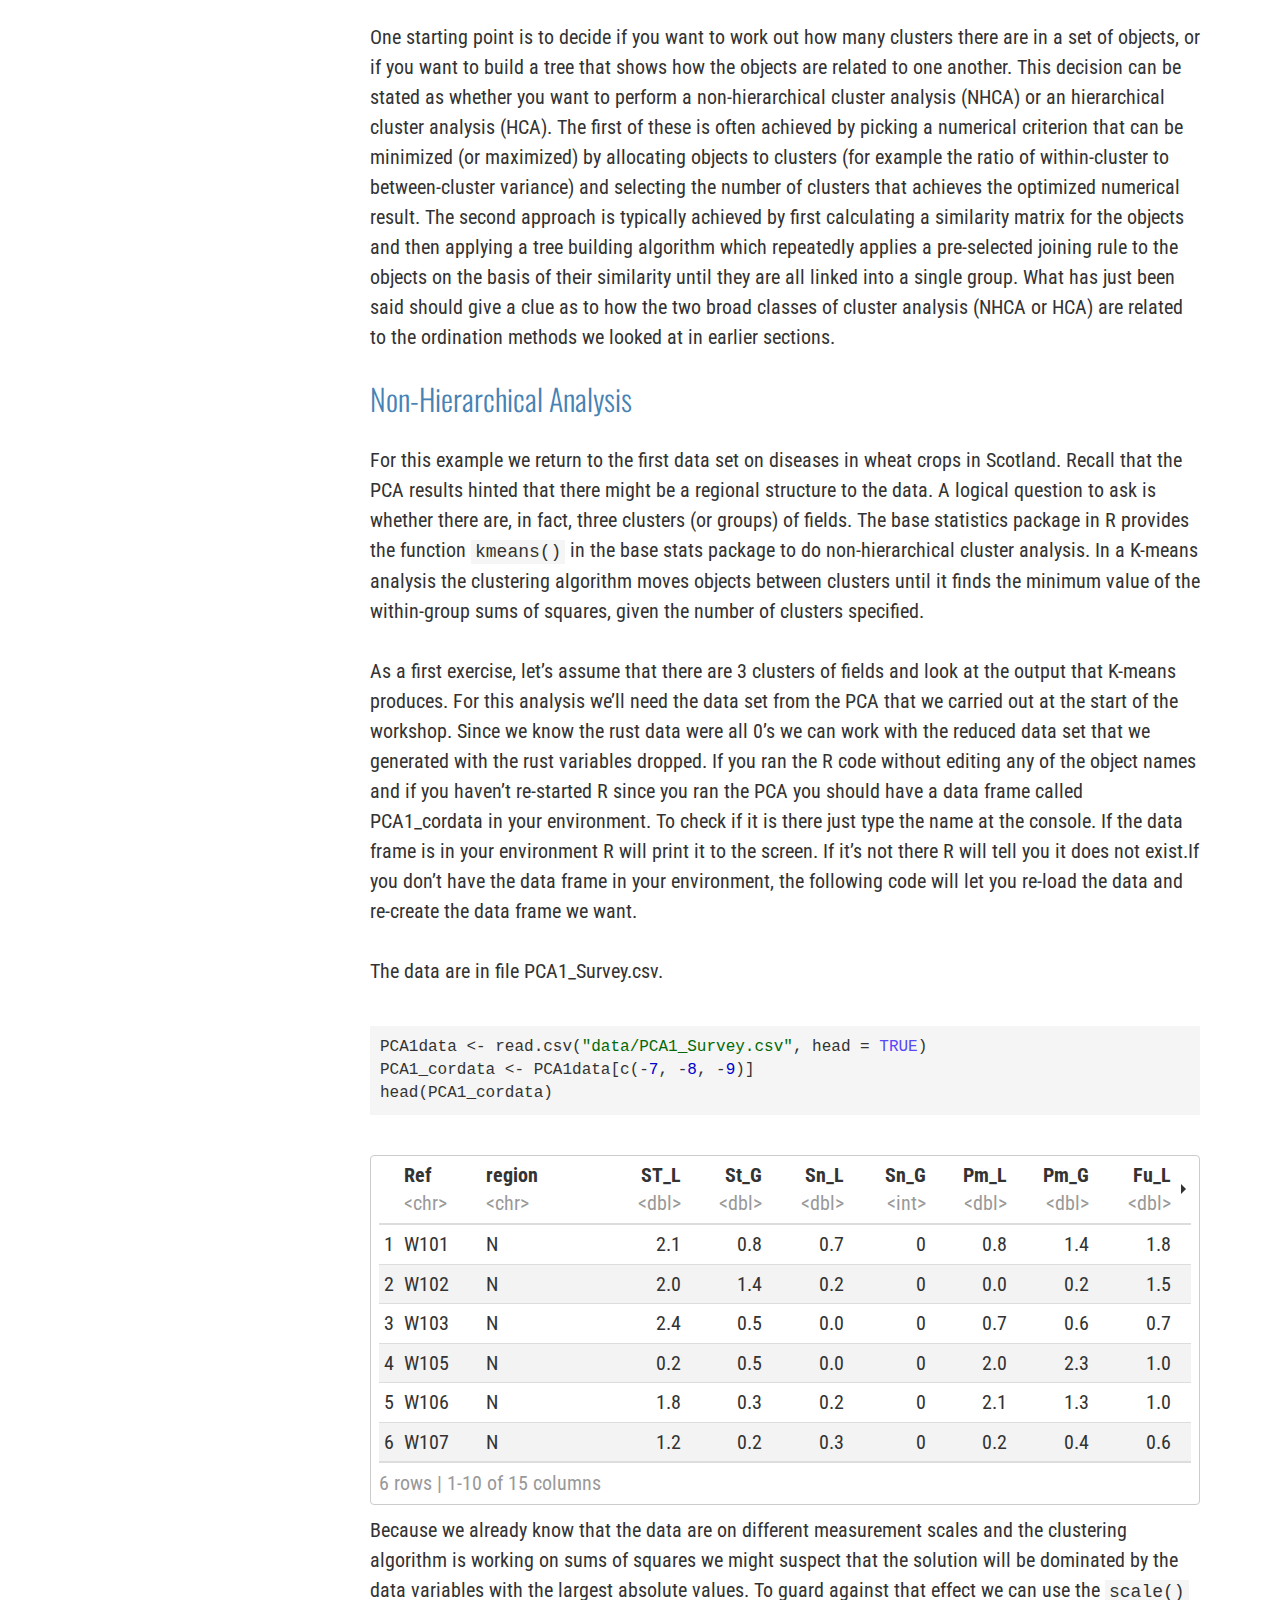
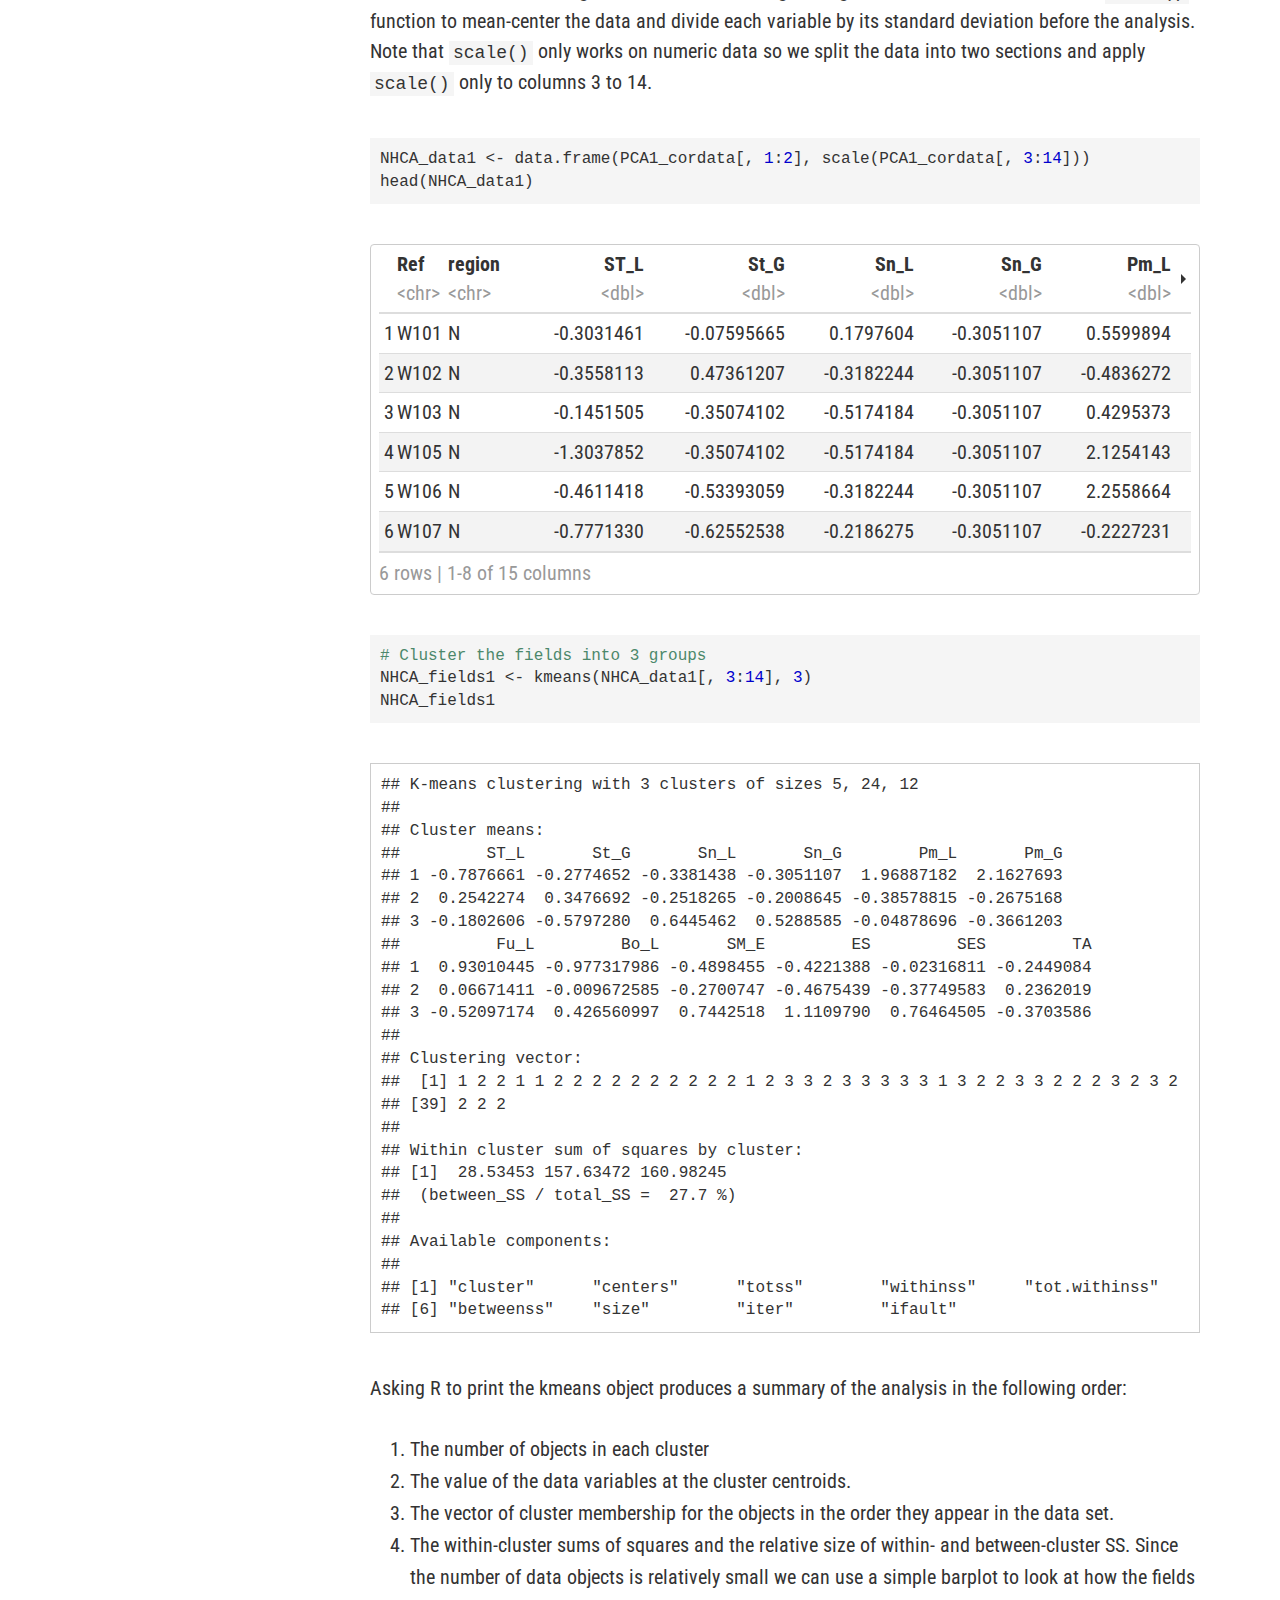
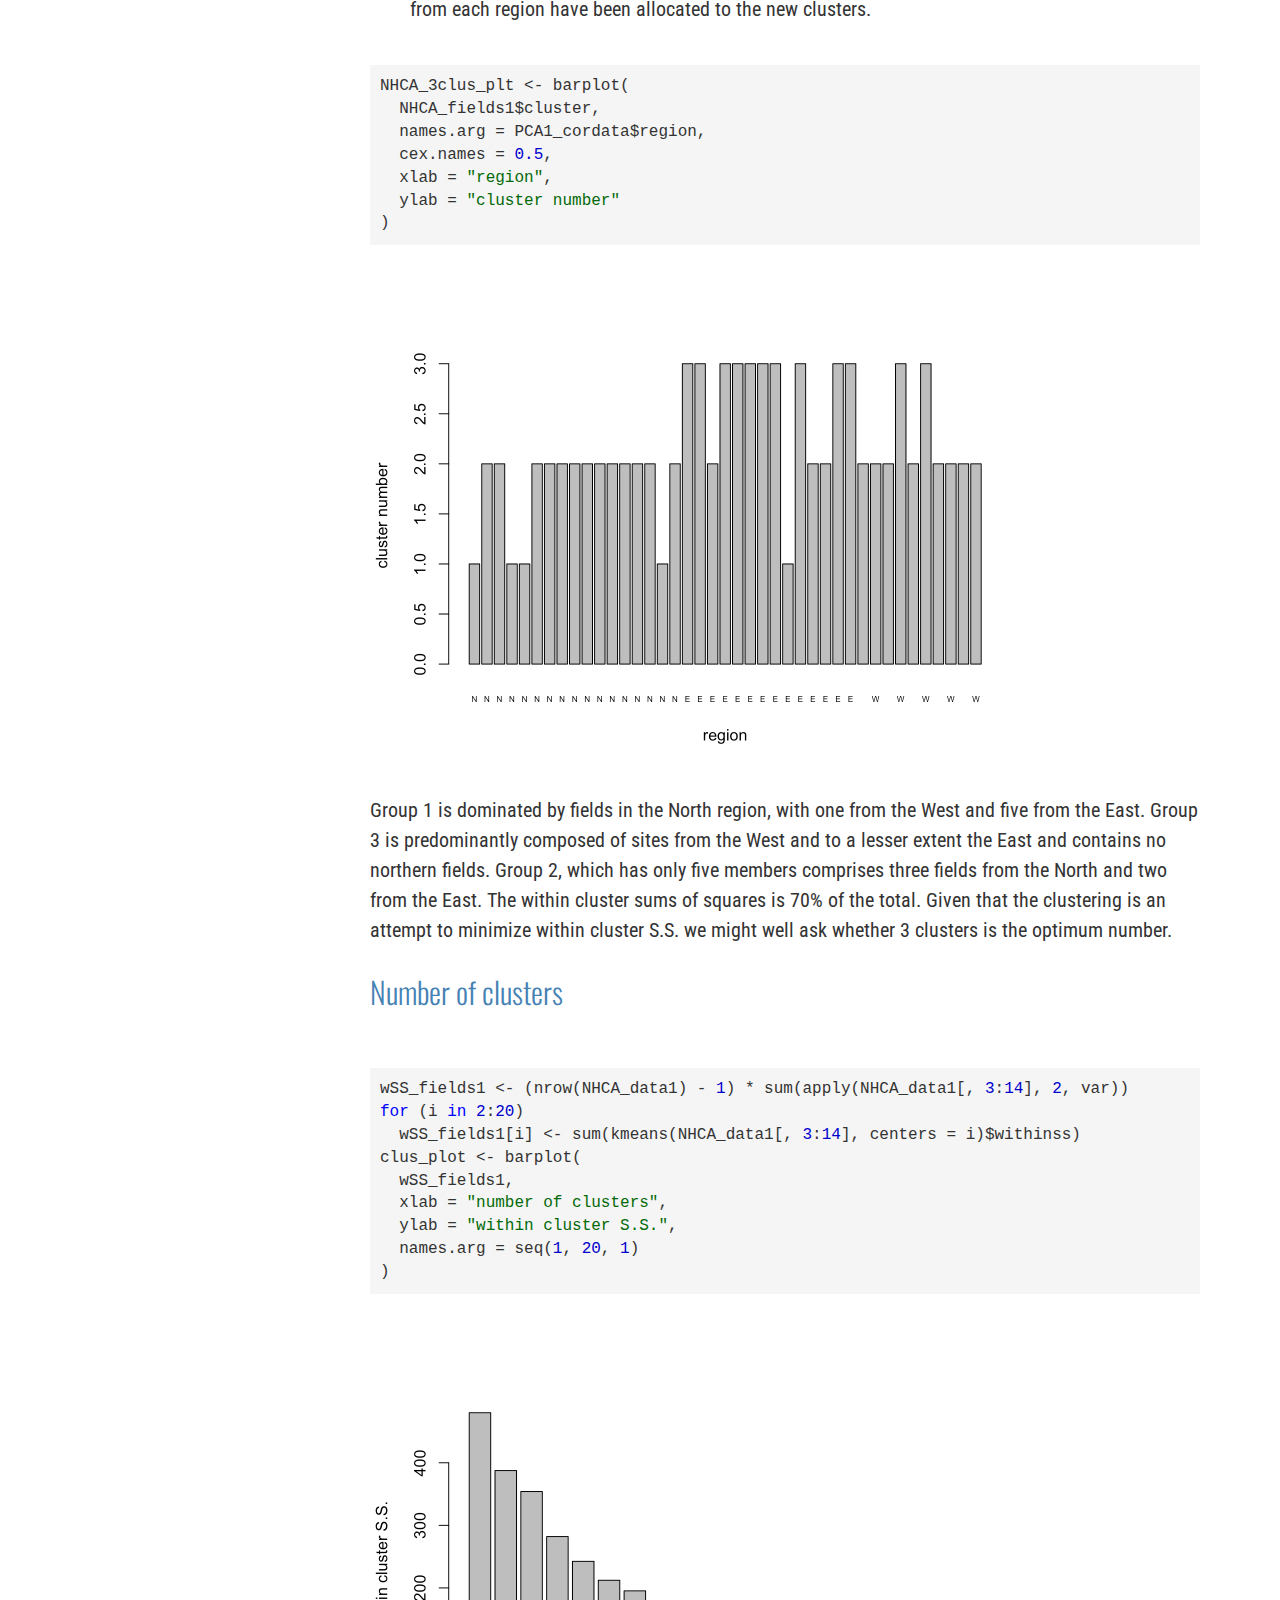
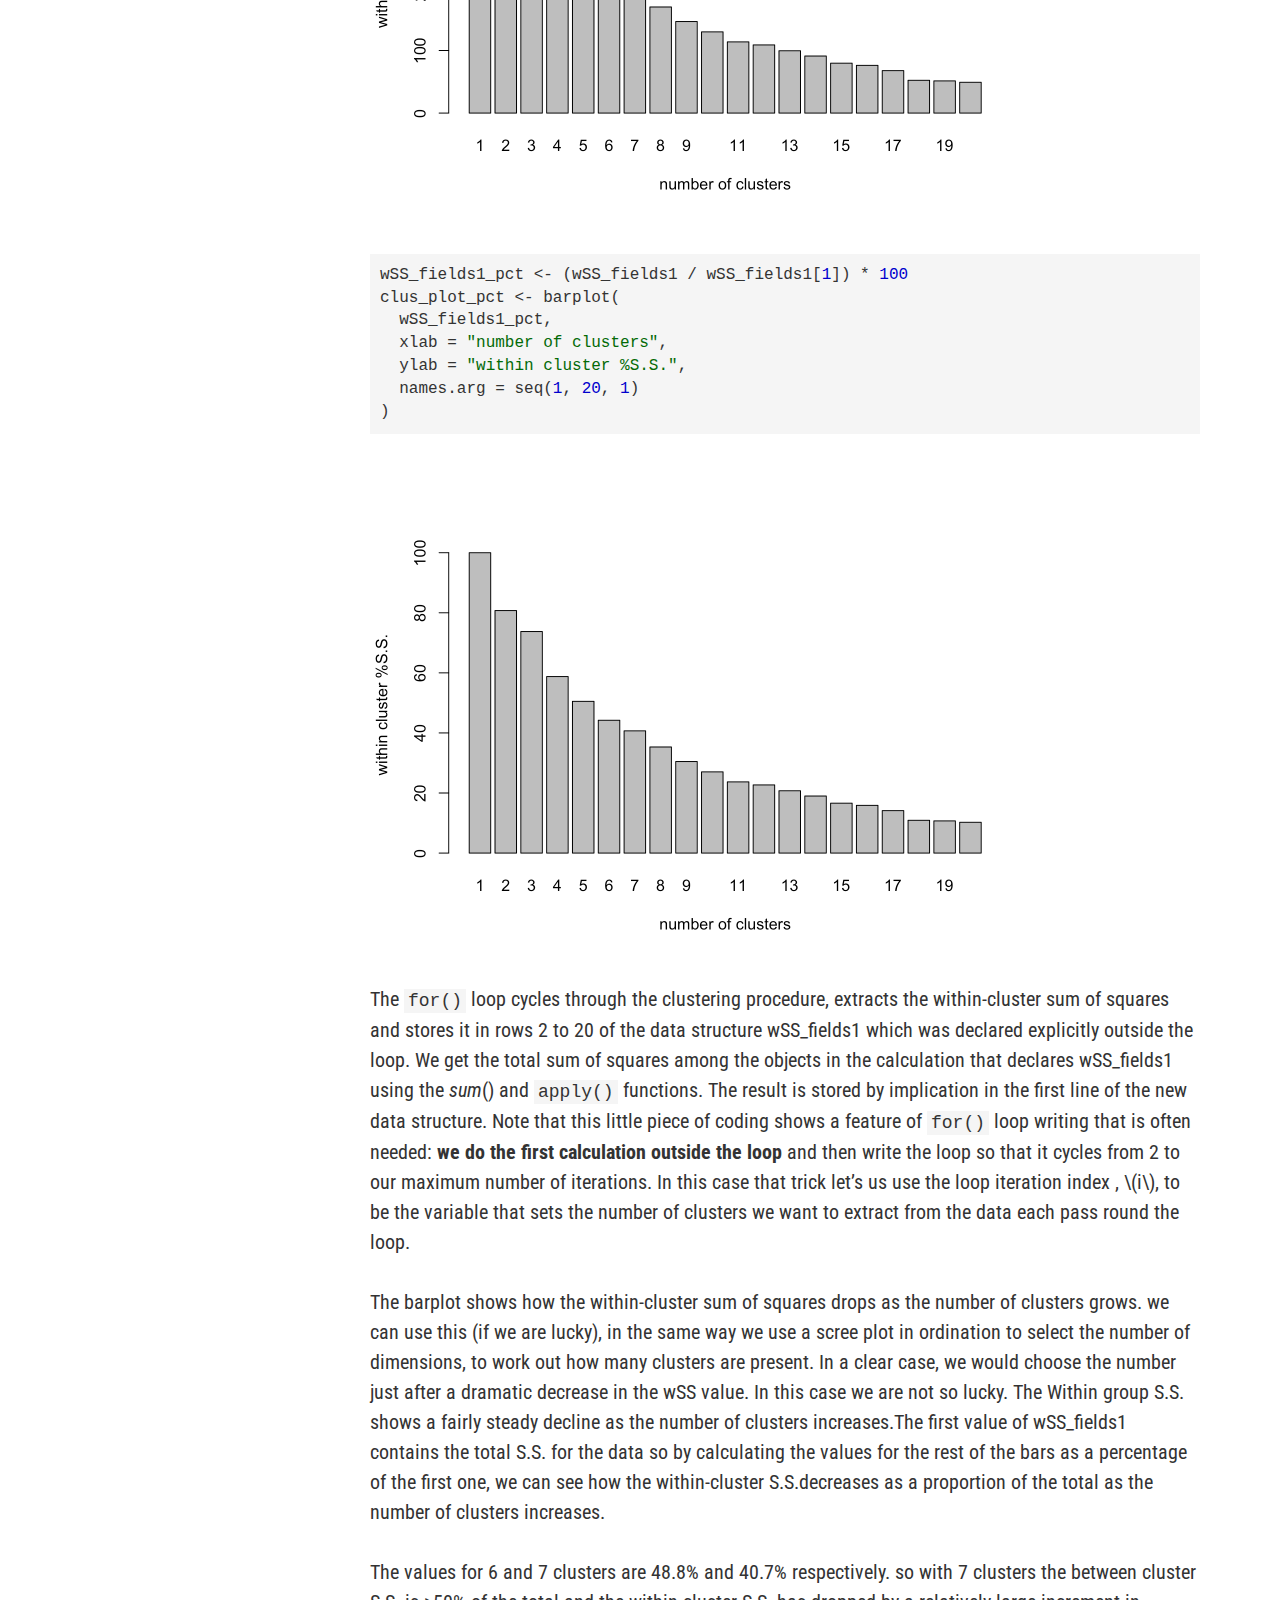
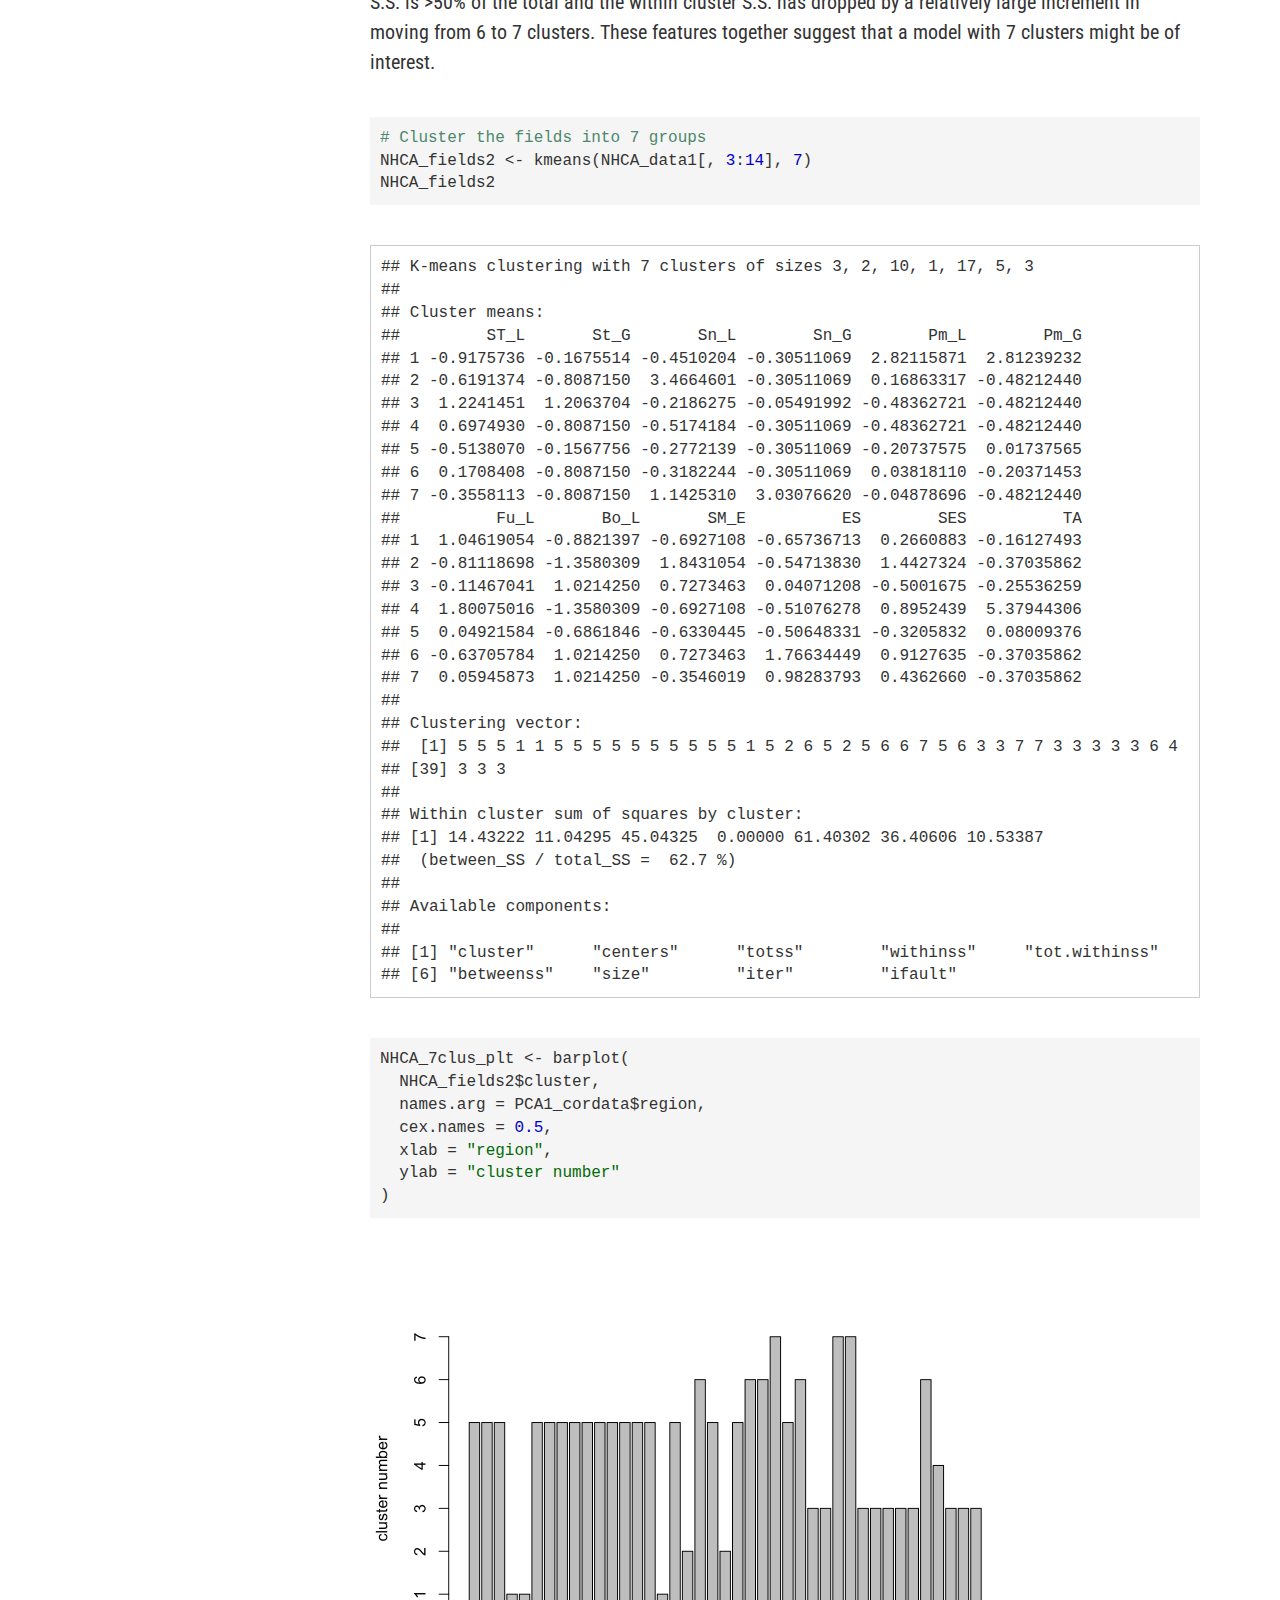
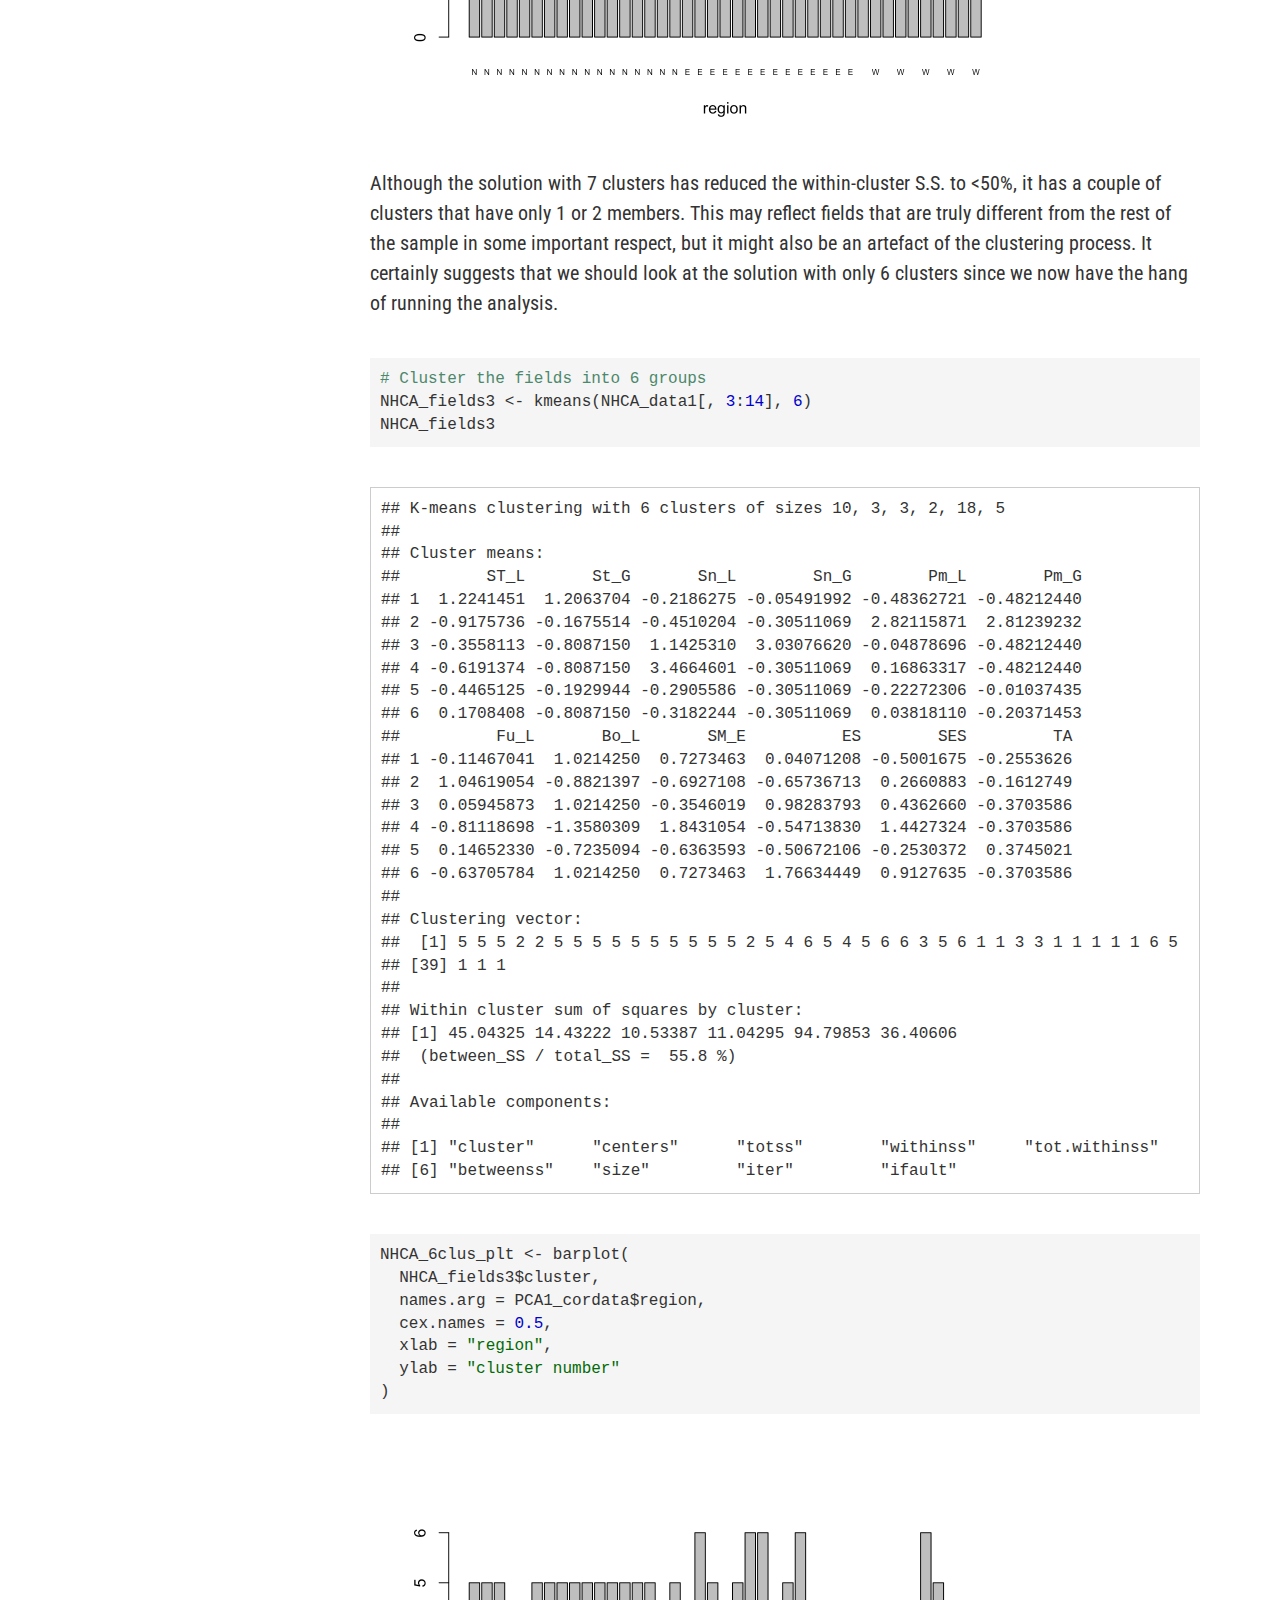
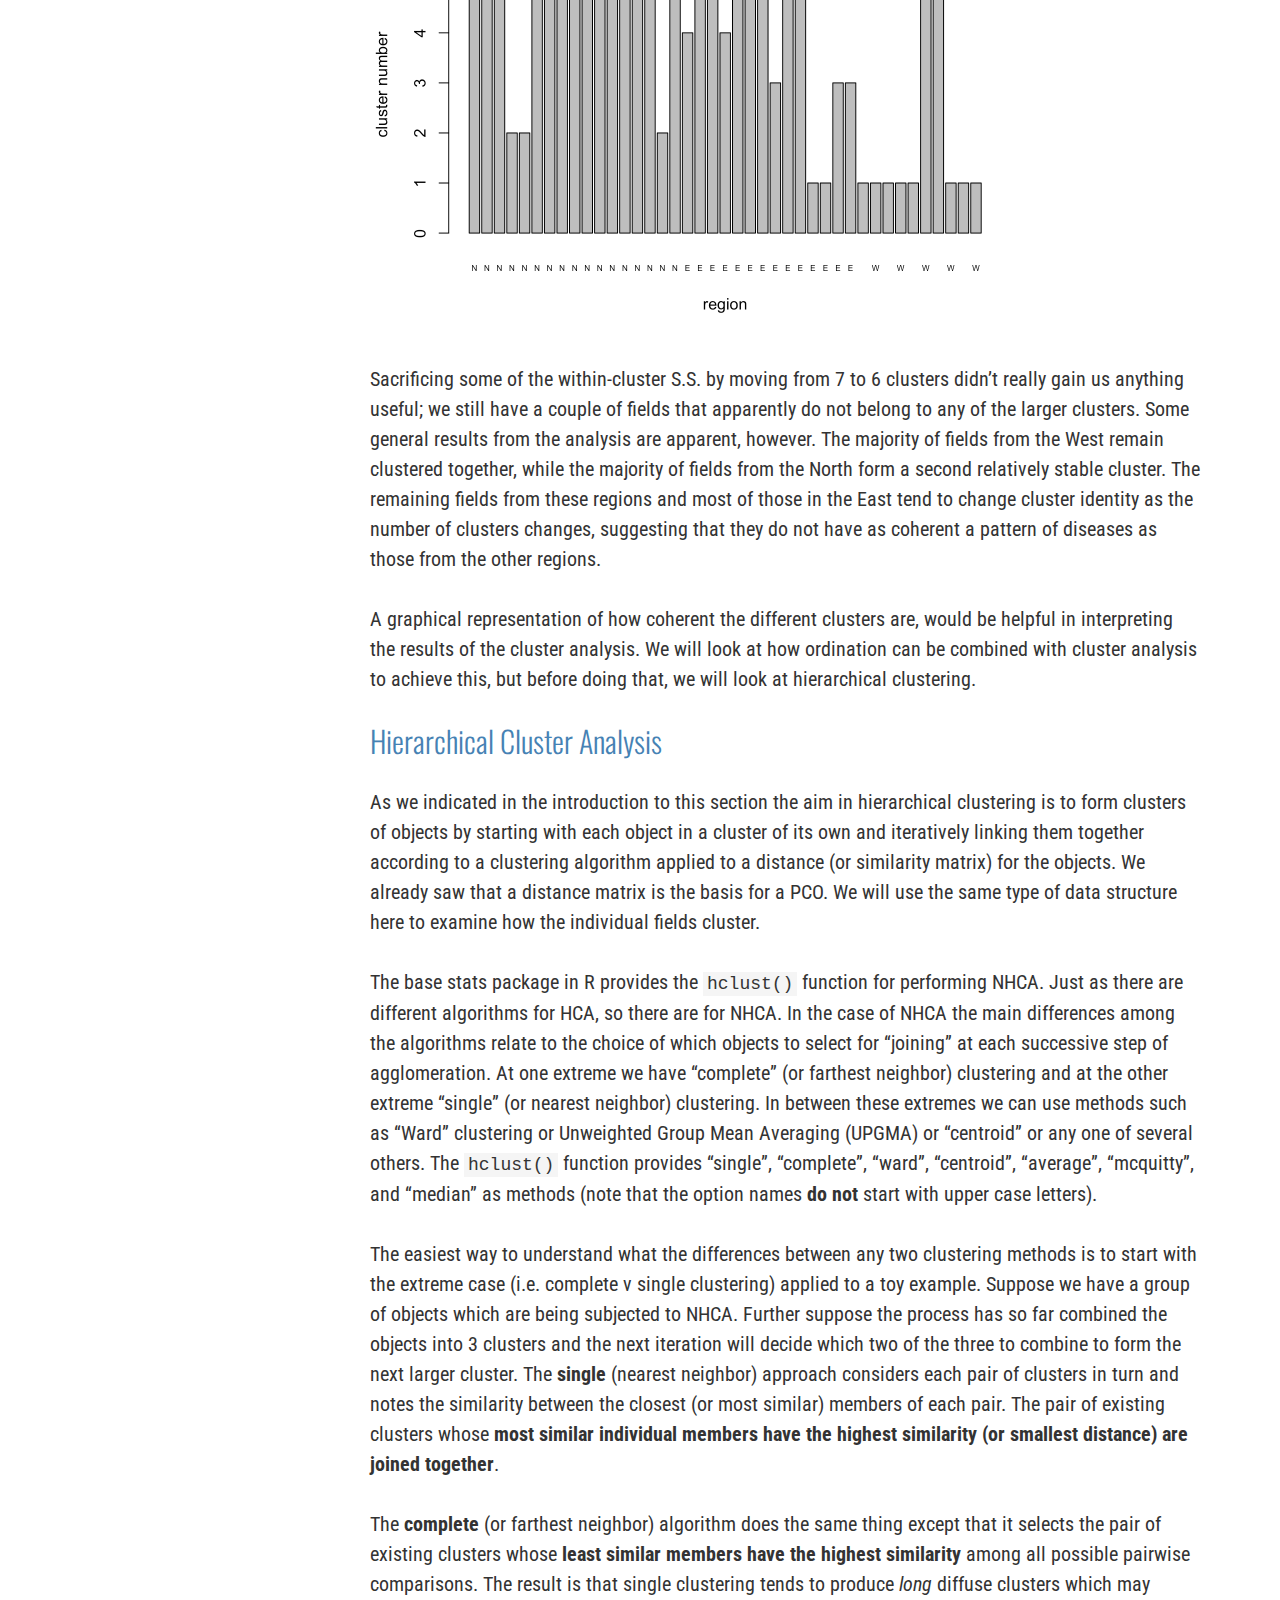
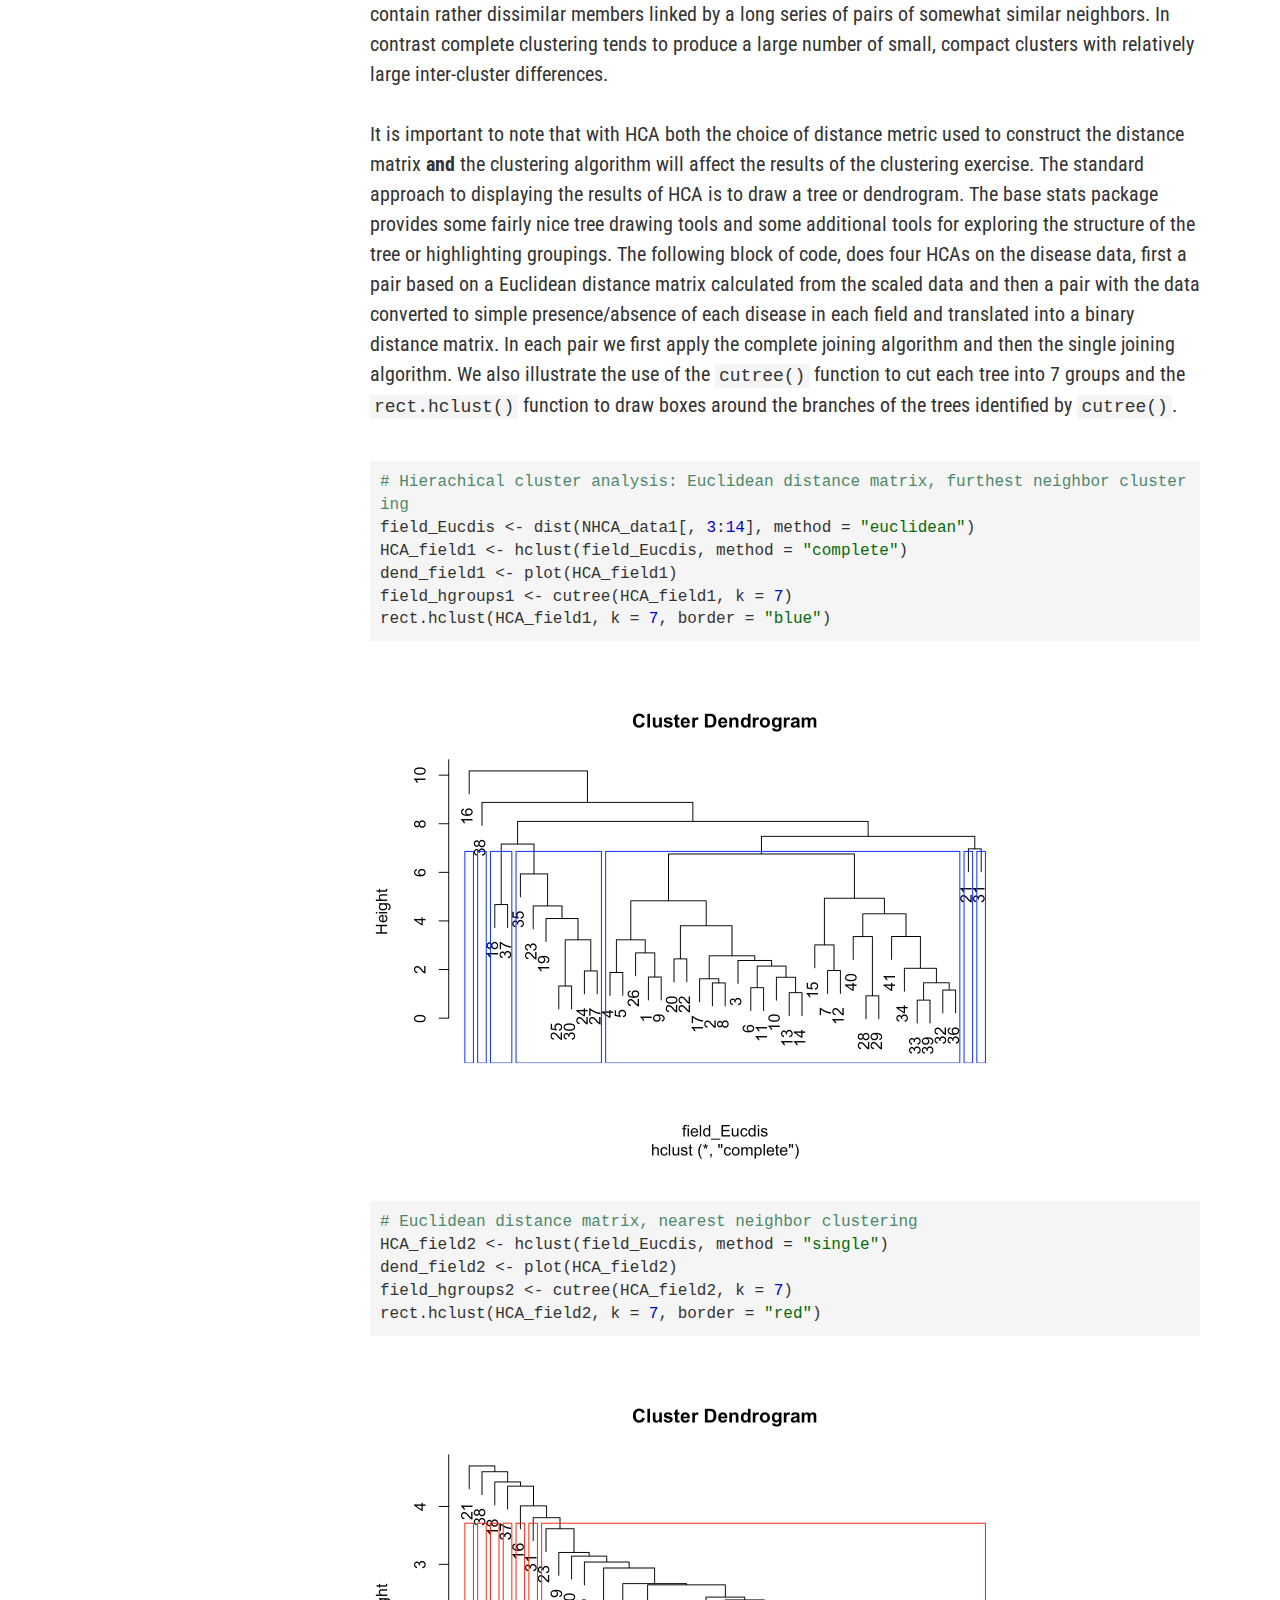
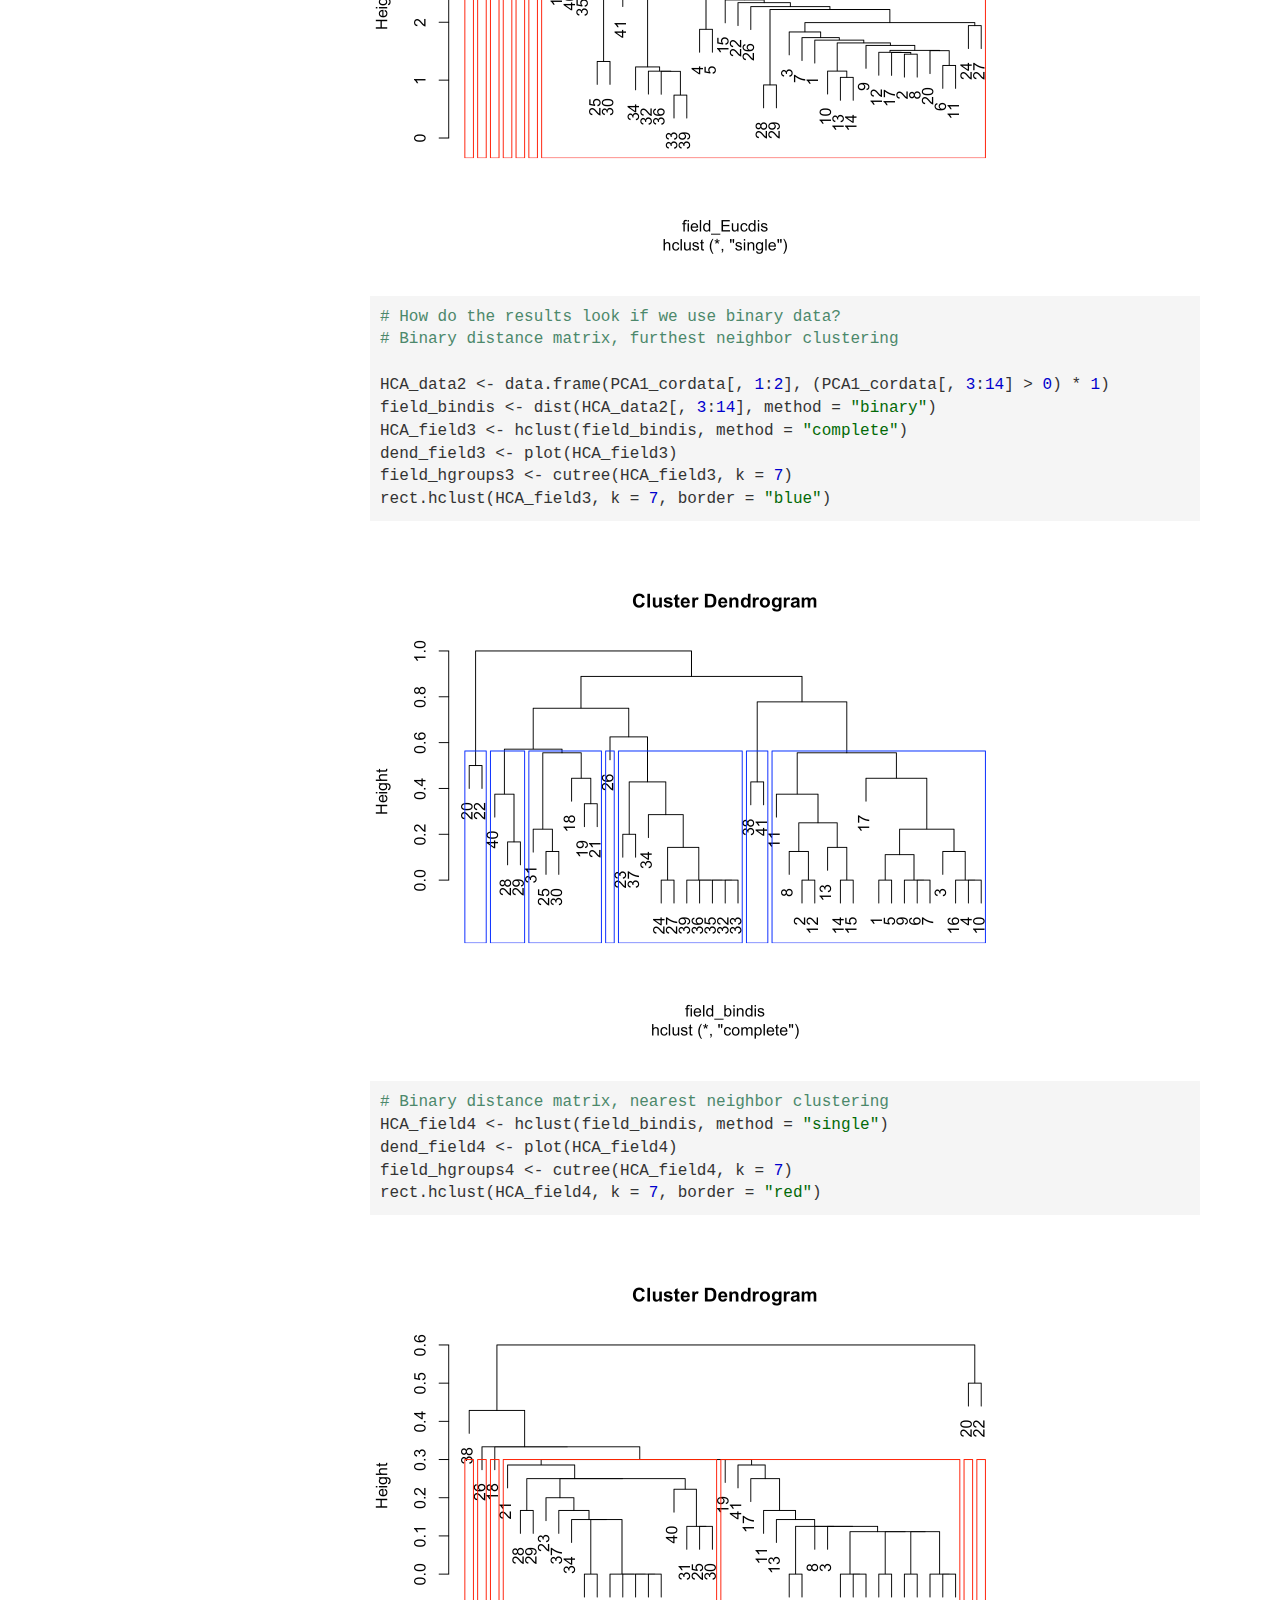
<file: docs/3-Cluster.html>
<!DOCTYPE html>

<html>

<head>

<meta charset="utf-8" />
<meta name="generator" content="pandoc" />
<meta http-equiv="X-UA-Compatible" content="IE=EDGE" />




<title>Cluster Analyses</title>

<script src="site_libs/header-attrs-2.26/header-attrs.js"></script>
<script src="site_libs/jquery-3.6.0/jquery-3.6.0.min.js"></script>
<meta name="viewport" content="width=device-width, initial-scale=1" />
<link href="site_libs/bootstrap-3.3.5/css/cosmo.min.css" rel="stylesheet" />
<script src="site_libs/bootstrap-3.3.5/js/bootstrap.min.js"></script>
<script src="site_libs/bootstrap-3.3.5/shim/html5shiv.min.js"></script>
<script src="site_libs/bootstrap-3.3.5/shim/respond.min.js"></script>
<style>h1 {font-size: 34px;}
       h1.title {font-size: 38px;}
       h2 {font-size: 30px;}
       h3 {font-size: 24px;}
       h4 {font-size: 18px;}
       h5 {font-size: 16px;}
       h6 {font-size: 12px;}
       code {color: inherit; background-color: rgba(0, 0, 0, 0.04);}
       pre:not([class]) { background-color: white }</style>
<script src="site_libs/jqueryui-1.13.2/jquery-ui.min.js"></script>
<link href="site_libs/tocify-1.9.1/jquery.tocify.css" rel="stylesheet" />
<script src="site_libs/tocify-1.9.1/jquery.tocify.js"></script>
<script src="site_libs/navigation-1.1/tabsets.js"></script>
<link href="site_libs/highlightjs-9.12.0/textmate.css" rel="stylesheet" />
<script src="site_libs/highlightjs-9.12.0/highlight.js"></script>
<link href="site_libs/pagedtable-1.1/css/pagedtable.css" rel="stylesheet" />
<script src="site_libs/pagedtable-1.1/js/pagedtable.js"></script>
<link href="site_libs/font-awesome-6.4.2/css/all.min.css" rel="stylesheet" />
<link href="site_libs/font-awesome-6.4.2/css/v4-shims.min.css" rel="stylesheet" />

<style type="text/css">
  code{white-space: pre-wrap;}
  span.smallcaps{font-variant: small-caps;}
  span.underline{text-decoration: underline;}
  div.column{display: inline-block; vertical-align: top; width: 50%;}
  div.hanging-indent{margin-left: 1.5em; text-indent: -1.5em;}
  ul.task-list{list-style: none;}
    </style>

<style type="text/css">code{white-space: pre;}</style>
<script type="text/javascript">
if (window.hljs) {
  hljs.configure({languages: []});
  hljs.initHighlightingOnLoad();
  if (document.readyState && document.readyState === "complete") {
    window.setTimeout(function() { hljs.initHighlighting(); }, 0);
  }
}
</script>






<link rel="stylesheet" href="style.css" type="text/css" />



<style type = "text/css">
.main-container {
  max-width: 940px;
  margin-left: auto;
  margin-right: auto;
}
img {
  max-width:100%;
}
.tabbed-pane {
  padding-top: 12px;
}
.html-widget {
  margin-bottom: 20px;
}
button.code-folding-btn:focus {
  outline: none;
}
summary {
  display: list-item;
}
details > summary > p:only-child {
  display: inline;
}
pre code {
  padding: 0;
}
</style>


<style type="text/css">
.dropdown-submenu {
  position: relative;
}
.dropdown-submenu>.dropdown-menu {
  top: 0;
  left: 100%;
  margin-top: -6px;
  margin-left: -1px;
  border-radius: 0 6px 6px 6px;
}
.dropdown-submenu:hover>.dropdown-menu {
  display: block;
}
.dropdown-submenu>a:after {
  display: block;
  content: " ";
  float: right;
  width: 0;
  height: 0;
  border-color: transparent;
  border-style: solid;
  border-width: 5px 0 5px 5px;
  border-left-color: #cccccc;
  margin-top: 5px;
  margin-right: -10px;
}
.dropdown-submenu:hover>a:after {
  border-left-color: #adb5bd;
}
.dropdown-submenu.pull-left {
  float: none;
}
.dropdown-submenu.pull-left>.dropdown-menu {
  left: -100%;
  margin-left: 10px;
  border-radius: 6px 0 6px 6px;
}
</style>

<script type="text/javascript">
// manage active state of menu based on current page
$(document).ready(function () {
  // active menu anchor
  href = window.location.pathname
  href = href.substr(href.lastIndexOf('/') + 1)
  if (href === "")
    href = "index.html";
  var menuAnchor = $('a[href="' + href + '"]');

  // mark the anchor link active (and if it's in a dropdown, also mark that active)
  var dropdown = menuAnchor.closest('li.dropdown');
  if (window.bootstrap) { // Bootstrap 4+
    menuAnchor.addClass('active');
    dropdown.find('> .dropdown-toggle').addClass('active');
  } else { // Bootstrap 3
    menuAnchor.parent().addClass('active');
    dropdown.addClass('active');
  }

  // Navbar adjustments
  var navHeight = $(".navbar").first().height() + 15;
  var style = document.createElement('style');
  var pt = "padding-top: " + navHeight + "px; ";
  var mt = "margin-top: -" + navHeight + "px; ";
  var css = "";
  // offset scroll position for anchor links (for fixed navbar)
  for (var i = 1; i <= 6; i++) {
    css += ".section h" + i + "{ " + pt + mt + "}\n";
  }
  style.innerHTML = "body {" + pt + "padding-bottom: 40px; }\n" + css;
  document.head.appendChild(style);
});
</script>

<!-- tabsets -->

<style type="text/css">
.tabset-dropdown > .nav-tabs {
  display: inline-table;
  max-height: 500px;
  min-height: 44px;
  overflow-y: auto;
  border: 1px solid #ddd;
  border-radius: 4px;
}

.tabset-dropdown > .nav-tabs > li.active:before, .tabset-dropdown > .nav-tabs.nav-tabs-open:before {
  content: "\e259";
  font-family: 'Glyphicons Halflings';
  display: inline-block;
  padding: 10px;
  border-right: 1px solid #ddd;
}

.tabset-dropdown > .nav-tabs.nav-tabs-open > li.active:before {
  content: "\e258";
  font-family: 'Glyphicons Halflings';
  border: none;
}

.tabset-dropdown > .nav-tabs > li.active {
  display: block;
}

.tabset-dropdown > .nav-tabs > li > a,
.tabset-dropdown > .nav-tabs > li > a:focus,
.tabset-dropdown > .nav-tabs > li > a:hover {
  border: none;
  display: inline-block;
  border-radius: 4px;
  background-color: transparent;
}

.tabset-dropdown > .nav-tabs.nav-tabs-open > li {
  display: block;
  float: none;
}

.tabset-dropdown > .nav-tabs > li {
  display: none;
}
</style>

<!-- code folding -->



<style type="text/css">

#TOC {
  margin: 25px 0px 20px 0px;
}
@media (max-width: 768px) {
#TOC {
  position: relative;
  width: 100%;
}
}

@media print {
.toc-content {
  /* see https://github.com/w3c/csswg-drafts/issues/4434 */
  float: right;
}
}

.toc-content {
  padding-left: 30px;
  padding-right: 40px;
}

div.main-container {
  max-width: 1200px;
}

div.tocify {
  width: 20%;
  max-width: 260px;
  max-height: 85%;
}

@media (min-width: 768px) and (max-width: 991px) {
  div.tocify {
    width: 25%;
  }
}

@media (max-width: 767px) {
  div.tocify {
    width: 100%;
    max-width: none;
  }
}

.tocify ul, .tocify li {
  line-height: 20px;
}

.tocify-subheader .tocify-item {
  font-size: 0.90em;
}

.tocify .list-group-item {
  border-radius: 0px;
}

.tocify-subheader {
  display: inline;
}
.tocify-subheader .tocify-item {
  font-size: 0.95em;
}

</style>



</head>

<body>


<div class="container-fluid main-container">


<!-- setup 3col/9col grid for toc_float and main content  -->
<div class="row">
<div class="col-xs-12 col-sm-4 col-md-3">
<div id="TOC" class="tocify">
</div>
</div>

<div class="toc-content col-xs-12 col-sm-8 col-md-9">




<div class="navbar navbar-default  navbar-fixed-top" role="navigation">
  <div class="container">
    <div class="navbar-header">
      <button type="button" class="navbar-toggle collapsed" data-toggle="collapse" data-bs-toggle="collapse" data-target="#navbar" data-bs-target="#navbar">
        <span class="icon-bar"></span>
        <span class="icon-bar"></span>
        <span class="icon-bar"></span>
      </button>
      <a class="navbar-brand" href="index.html">Multivariate Analysis in R</a>
    </div>
    <div id="navbar" class="navbar-collapse collapse">
      <ul class="nav navbar-nav">
        <li>
  <a href="index.html">Introduction</a>
</li>
<li class="dropdown">
  <a href="#" class="dropdown-toggle" data-toggle="dropdown" role="button" data-bs-toggle="dropdown" aria-expanded="false">
    Topics
     
    <span class="caret"></span>
  </a>
  <ul class="dropdown-menu" role="menu">
    <li>
      <a href="1-MV_PCA.html">Principal Components Analysis</a>
    </li>
    <li>
      <a href="2-MV_PCO.html">Principal Coordinates Analysis</a>
    </li>
    <li>
      <a href="3-Cluster.html">Cluster analysis</a>
    </li>
    <li>
      <a href="4-PCA_PCO_cluster.html">Linking ordination and clustering</a>
    </li>
    <li>
      <a href="5-DA_Manova.html">Discriminant Analysis and Manova</a>
    </li>
  </ul>
</li>
<li class="dropdown">
  <a href="#" class="dropdown-toggle" data-toggle="dropdown" role="button" data-bs-toggle="dropdown" aria-expanded="false">
    Bonus material
     
    <span class="caret"></span>
  </a>
  <ul class="dropdown-menu" role="menu">
    <li>
      <a href="Intro_R.html">Introduction to R</a>
    </li>
  </ul>
</li>
      </ul>
      <ul class="nav navbar-nav navbar-right">
        <li>
  <a href="https://github.com/openplantpathology/OPP_workshop_Multivariate">
    <span class="fa fa-github-square"></span>
     
    source
  </a>
</li>
      </ul>
    </div><!--/.nav-collapse -->
  </div><!--/.container -->
</div><!--/.navbar -->

<div id="header">



<h1 class="title toc-ignore">Cluster Analyses</h1>

</div>


<p>This section of the workshop can be seen as a logical extension of
the first two, but also as a completely independent approach to
multivariate analysis. As the name implies cluster analysis is concerned
with groupings. We are familiar with cluster analyses of many different
forms in lots of different branches of biology from taxonomy to
evolutionary biology. Particularly in the fields of evolutionary biology
and phylogenetics hierarchical clustering (tree-building) techniques
have reached extremely sophisticated levels, in which the clustering
algorithms embody detailed hypotheses about the processes of evolution
at the molecular level.</p>
<p>In this introductory course we will take a very broad look at
clustering methods from a classical perspective. At this level, and from
approach, one might say clustering is a phenomenological exercise: one
starts with a set of data, makes some choices about how the clustering
process will act on the data, and then attempts to interpret the outcome
in terms of what is known about the objects being subjected to the
analysis. The clustering algorithms themselves are typically
“<em>blind</em>” to the underlying biological or physio-chemical
properties of the objects.</p>
<p>Before getting down to details a couple of warnings for newcomers to
cluster analysis. It is one of the areas of quantitative biology that
has a large amount of inherent subjectivity. The well-known
characterization of taxonomists as either <em>lumpers</em> or
<em>splitters</em> is a good indication of this general phenomenon. Even
clustering techniques that have built-in objective statistical tests for
deciding on numbers of clusters, cluster membership, and the statistical
significance of these results, are often based on theoretical
assumptions that themselves are open to debate (and hence susceptible to
the <em>dangers</em> of subjectivity). As with most of these sorts of
debates in biology, there is a core of tried and trusted approaches that
nearly everyone agrees are robust, (or at least where the dangers are
well-understood) and a periphery of more contentious approaches where
you might have to work harder to justify your assumptions and
conclusions to readers and critics. Subjectivity cuts both ways,
remember. It allows you the freedom to introduce well-argued hypotheses
into your analysis at the same time as exposing you to the risk that
someone else will disagree with your choices. For those who want to deal
with subjectivity by stating it in terms of prior probabilities there is
a full range of Bayesian clustering approaches. We will not look at any
of these in the workshop, but encourage interested readers to read the
package information files that can be found on the CRAN web page at the
link at the end of this section. For those who do not want to follow a
Bayesian approach we would advocate the following general guidelines.
Your assumptions should combine biological plausibility with the most
parsimonious explanation available.</p>
<p>Perhaps as a consequence of the role that subjectivity can (and will)
play in cluster analyses, it is an area of analysis that offers a
bewildering selection of techniques. Our second warning is simply that
for those who are completely new to the subject, when you go beyond the
very brief introduction we give here, the list of possible approaches
might be overwhelming. If cluster analysis is going to be important in
your future we strongly recommend some advanced training and a lot of
computer time getting experience. At anything more than a superficial
level, cluster analysis is not the sort of subject one can dip in and
out of very easily. CRAN maintains a list of well-established approaches
available in R can at <a
href="http://cran.cnr.berkeley.edu/web/views/Cluster.html">this
URL</a>.</p>
<p>So, with warnings duly given here is</p>
<div id="a-simple-approach" class="section level2">
<h2>A simple approach</h2>
<p>One starting point is to decide if you want to work out how many
clusters there are in a set of objects, or if you want to build a tree
that shows how the objects are related to one another. This decision can
be stated as whether you want to perform a non-hierarchical cluster
analysis (NHCA) or an hierarchical cluster analysis (HCA). The first of
these is often achieved by picking a numerical criterion that can be
minimized (or maximized) by allocating objects to clusters (for example
the ratio of within-cluster to between-cluster variance) and selecting
the number of clusters that achieves the optimized numerical result. The
second approach is typically achieved by first calculating a similarity
matrix for the objects and then applying a tree building algorithm which
repeatedly applies a pre-selected joining rule to the objects on the
basis of their similarity until they are all linked into a single group.
What has just been said should give a clue as to how the two broad
classes of cluster analysis (NHCA or HCA) are related to the ordination
methods we looked at in earlier sections.</p>
</div>
<div id="non-hierarchical-analysis" class="section level2">
<h2>Non-Hierarchical Analysis</h2>
<p>For this example we return to the first data set on diseases in wheat
crops in Scotland. Recall that the PCA results hinted that there might
be a regional structure to the data. A logical question to ask is
whether there are, in fact, three clusters (or groups) of fields. The
base statistics package in R provides the function <code>kmeans()</code>
in the base stats package to do non-hierarchical cluster analysis. In a
K-means analysis the clustering algorithm moves objects between clusters
until it finds the minimum value of the within-group sums of squares,
given the number of clusters specified.</p>
<p>As a first exercise, let’s assume that there are 3 clusters of fields
and look at the output that K-means produces. For this analysis we’ll
need the data set from the PCA that we carried out at the start of the
workshop. Since we know the rust data were all 0’s we can work with the
reduced data set that we generated with the rust variables dropped. If
you ran the R code without editing any of the object names and if you
haven’t re-started R since you ran the PCA you should have a data frame
called PCA1_cordata in your environment. To check if it is there just
type the name at the console. If the data frame is in your environment R
will print it to the screen. If it’s not there R will tell you it does
not exist.If you don’t have the data frame in your environment, the
following code will let you re-load the data and re-create the data
frame we want.</p>
<p>The data are in file PCA1_Survey.csv.</p>
<pre class="r"><code>PCA1data &lt;- read.csv(&quot;data/PCA1_Survey.csv&quot;, head = TRUE)
PCA1_cordata &lt;- PCA1data[c(-7, -8, -9)]
head(PCA1_cordata)</code></pre>
<div data-pagedtable="false">
<script data-pagedtable-source type="application/json">
{"columns":[{"label":[""],"name":["_rn_"],"type":[""],"align":["left"]},{"label":["Ref"],"name":[1],"type":["chr"],"align":["left"]},{"label":["region"],"name":[2],"type":["chr"],"align":["left"]},{"label":["ST_L"],"name":[3],"type":["dbl"],"align":["right"]},{"label":["St_G"],"name":[4],"type":["dbl"],"align":["right"]},{"label":["Sn_L"],"name":[5],"type":["dbl"],"align":["right"]},{"label":["Sn_G"],"name":[6],"type":["int"],"align":["right"]},{"label":["Pm_L"],"name":[7],"type":["dbl"],"align":["right"]},{"label":["Pm_G"],"name":[8],"type":["dbl"],"align":["right"]},{"label":["Fu_L"],"name":[9],"type":["dbl"],"align":["right"]},{"label":["Bo_L"],"name":[10],"type":["dbl"],"align":["right"]},{"label":["SM_E"],"name":[11],"type":["int"],"align":["right"]},{"label":["ES"],"name":[12],"type":["dbl"],"align":["right"]},{"label":["SES"],"name":[13],"type":["dbl"],"align":["right"]},{"label":["TA"],"name":[14],"type":["dbl"],"align":["right"]}],"data":[{"1":"W101","2":"N","3":"2.1","4":"0.8","5":"0.7","6":"0","7":"0.8","8":"1.4","9":"1.8","10":"0.2","11":"0","12":"0","13":"6.90","14":"0.0","_rn_":"1"},{"1":"W102","2":"N","3":"2.0","4":"1.4","5":"0.2","6":"0","7":"0.0","8":"0.2","9":"1.5","10":"0.5","11":"0","12":"0","13":"6.90","14":"1.2","_rn_":"2"},{"1":"W103","2":"N","3":"2.4","4":"0.5","5":"0.0","6":"0","7":"0.7","8":"0.6","9":"0.7","10":"0.8","11":"0","12":"0","13":"1.40","14":"0.0","_rn_":"3"},{"1":"W105","2":"N","3":"0.2","4":"0.5","5":"0.0","6":"0","7":"2.0","8":"2.3","9":"1.0","10":"0.1","11":"0","12":"0","13":"8.30","14":"1.2","_rn_":"4"},{"1":"W106","2":"N","3":"1.8","4":"0.3","5":"0.2","6":"0","7":"2.1","8":"1.3","9":"1.0","10":"0.4","11":"0","12":"0","13":"11.40","14":"0.0","_rn_":"5"},{"1":"W107","2":"N","3":"1.2","4":"0.2","5":"0.3","6":"0","7":"0.2","8":"0.4","9":"0.6","10":"0.1","11":"0","12":"0","13":"2.35","14":"1.6","_rn_":"6"}],"options":{"columns":{"min":{},"max":[10]},"rows":{"min":[10],"max":[10]},"pages":{}}}
  </script>
</div>
<p>Because we already know that the data are on different measurement
scales and the clustering algorithm is working on sums of squares we
might suspect that the solution will be dominated by the data variables
with the largest absolute values. To guard against that effect we can
use the <code>scale()</code> function to mean-center the data and divide
each variable by its standard deviation before the analysis. Note that
<code>scale()</code> only works on numeric data so we split the data
into two sections and apply <code>scale()</code> only to columns 3 to
14.</p>
<pre class="r"><code>NHCA_data1 &lt;- data.frame(PCA1_cordata[, 1:2], scale(PCA1_cordata[, 3:14]))
head(NHCA_data1)</code></pre>
<div data-pagedtable="false">
<script data-pagedtable-source type="application/json">
{"columns":[{"label":[""],"name":["_rn_"],"type":[""],"align":["left"]},{"label":["Ref"],"name":[1],"type":["chr"],"align":["left"]},{"label":["region"],"name":[2],"type":["chr"],"align":["left"]},{"label":["ST_L"],"name":[3],"type":["dbl"],"align":["right"]},{"label":["St_G"],"name":[4],"type":["dbl"],"align":["right"]},{"label":["Sn_L"],"name":[5],"type":["dbl"],"align":["right"]},{"label":["Sn_G"],"name":[6],"type":["dbl"],"align":["right"]},{"label":["Pm_L"],"name":[7],"type":["dbl"],"align":["right"]},{"label":["Pm_G"],"name":[8],"type":["dbl"],"align":["right"]},{"label":["Fu_L"],"name":[9],"type":["dbl"],"align":["right"]},{"label":["Bo_L"],"name":[10],"type":["dbl"],"align":["right"]},{"label":["SM_E"],"name":[11],"type":["dbl"],"align":["right"]},{"label":["ES"],"name":[12],"type":["dbl"],"align":["right"]},{"label":["SES"],"name":[13],"type":["dbl"],"align":["right"]},{"label":["TA"],"name":[14],"type":["dbl"],"align":["right"]}],"data":[{"1":"W101","2":"N","3":"-0.3031461","4":"-0.07595665","5":"0.1797604","6":"-0.3051107","7":"0.5599894","8":"1.46674465","9":"1.45249188","10":"-0.8821397","11":"-0.6927108","12":"-0.6573671","13":"0.01515608","14":"-0.37035862","_rn_":"1"},{"1":"W102","2":"N","3":"-0.3558113","4":"0.47361207","5":"-0.3182244","6":"-0.3051107","7":"-0.4836272","8":"-0.20371453","9":"0.93010445","10":"-0.1683030","11":"-0.6927108","12":"-0.6573671","13":"0.01515608","14":"-0.05673308","_rn_":"2"},{"1":"W103","2":"N","3":"-0.1451505","4":"-0.35074102","5":"-0.5174184","6":"-0.3051107","7":"0.4295373","8":"0.35310519","9":"-0.46292870","10":"0.5455338","11":"-0.6927108","12":"-0.6573671","13":"-0.73764062","14":"-0.37035862","_rn_":"3"},{"1":"W105","2":"N","3":"-1.3037852","4":"-0.35074102","5":"-0.5174184","6":"-0.3051107","7":"2.1254143","8":"2.71958903","9":"0.05945873","10":"-1.1200853","11":"-0.6927108","12":"-0.6573671","13":"0.20677706","14":"-0.05673308","_rn_":"4"},{"1":"W106","2":"N","3":"-0.4611418","4":"-0.53393059","5":"-0.3182244","6":"-0.3051107","7":"2.2558664","8":"1.32753972","9":"0.05945873","10":"-0.4062486","11":"-0.6927108","12":"-0.6573671","13":"0.63108066","14":"-0.37035862","_rn_":"5"},{"1":"W107","2":"N","3":"-0.7771330","4":"-0.62552538","5":"-0.2186275","6":"-0.3051107","7":"-0.2227231","8":"0.07469533","9":"-0.63705784","10":"-1.1200853","11":"-0.6927108","12":"-0.6573671","13":"-0.60761210","14":"0.04780877","_rn_":"6"}],"options":{"columns":{"min":{},"max":[10]},"rows":{"min":[10],"max":[10]},"pages":{}}}
  </script>
</div>
<pre class="r"><code># Cluster the fields into 3 groups
NHCA_fields1 &lt;- kmeans(NHCA_data1[, 3:14], 3)
NHCA_fields1</code></pre>
<pre><code>## K-means clustering with 3 clusters of sizes 5, 24, 12
## 
## Cluster means:
##         ST_L       St_G       Sn_L       Sn_G        Pm_L       Pm_G
## 1 -0.7876661 -0.2774652 -0.3381438 -0.3051107  1.96887182  2.1627693
## 2  0.2542274  0.3476692 -0.2518265 -0.2008645 -0.38578815 -0.2675168
## 3 -0.1802606 -0.5797280  0.6445462  0.5288585 -0.04878696 -0.3661203
##          Fu_L         Bo_L       SM_E         ES         SES         TA
## 1  0.93010445 -0.977317986 -0.4898455 -0.4221388 -0.02316811 -0.2449084
## 2  0.06671411 -0.009672585 -0.2700747 -0.4675439 -0.37749583  0.2362019
## 3 -0.52097174  0.426560997  0.7442518  1.1109790  0.76464505 -0.3703586
## 
## Clustering vector:
##  [1] 1 2 2 1 1 2 2 2 2 2 2 2 2 2 2 1 2 3 3 2 3 3 3 3 3 1 3 2 2 3 3 2 2 2 3 2 3 2
## [39] 2 2 2
## 
## Within cluster sum of squares by cluster:
## [1]  28.53453 157.63472 160.98245
##  (between_SS / total_SS =  27.7 %)
## 
## Available components:
## 
## [1] &quot;cluster&quot;      &quot;centers&quot;      &quot;totss&quot;        &quot;withinss&quot;     &quot;tot.withinss&quot;
## [6] &quot;betweenss&quot;    &quot;size&quot;         &quot;iter&quot;         &quot;ifault&quot;</code></pre>
<p>Asking R to print the kmeans object produces a summary of the
analysis in the following order:</p>
<ol style="list-style-type: decimal">
<li>The number of objects in each cluster</li>
<li>The value of the data variables at the cluster centroids.</li>
<li>The vector of cluster membership for the objects in the order they
appear in the data set.</li>
<li>The within-cluster sums of squares and the relative size of within-
and between-cluster SS. Since the number of data objects is relatively
small we can use a simple barplot to look at how the fields from each
region have been allocated to the new clusters.</li>
</ol>
<pre class="r"><code>NHCA_3clus_plt &lt;- barplot(
  NHCA_fields1$cluster,
  names.arg = PCA1_cordata$region,
  cex.names = 0.5,
  xlab = &quot;region&quot;,
  ylab = &quot;cluster number&quot;
)</code></pre>
<p><img src="3-Cluster_files/figure-html/unnamed-chunk-3-1.png" width="672" /></p>
<p>Group 1 is dominated by fields in the North region, with one from the
West and five from the East. Group 3 is predominantly composed of sites
from the West and to a lesser extent the East and contains no northern
fields. Group 2, which has only five members comprises three fields from
the North and two from the East. The within cluster sums of squares is
70% of the total. Given that the clustering is an attempt to minimize
within cluster S.S. we might well ask whether 3 clusters is the optimum
number.</p>
</div>
<div id="number-of-clusters" class="section level2">
<h2>Number of clusters</h2>
<pre class="r"><code>wSS_fields1 &lt;- (nrow(NHCA_data1) - 1) * sum(apply(NHCA_data1[, 3:14], 2, var))
for (i in 2:20)
  wSS_fields1[i] &lt;- sum(kmeans(NHCA_data1[, 3:14], centers = i)$withinss)
clus_plot &lt;- barplot(
  wSS_fields1,
  xlab = &quot;number of clusters&quot;,
  ylab = &quot;within cluster S.S.&quot;,
  names.arg = seq(1, 20, 1)
)</code></pre>
<p><img src="3-Cluster_files/figure-html/unnamed-chunk-4-1.png" width="672" /></p>
<pre class="r"><code>wSS_fields1_pct &lt;- (wSS_fields1 / wSS_fields1[1]) * 100
clus_plot_pct &lt;- barplot(
  wSS_fields1_pct,
  xlab = &quot;number of clusters&quot;,
  ylab = &quot;within cluster %S.S.&quot;,
  names.arg = seq(1, 20, 1)
)</code></pre>
<p><img src="3-Cluster_files/figure-html/unnamed-chunk-4-2.png" width="672" /></p>
<p>The <code>for()</code> loop cycles through the clustering procedure,
extracts the within-cluster sum of squares and stores it in rows 2 to 20
of the data structure wSS_fields1 which was declared explicitly outside
the loop. We get the total sum of squares among the objects in the
calculation that declares wSS_fields1 using the <em>sum</em>() and
<code>apply()</code> functions. The result is stored by implication in
the first line of the new data structure. Note that this little piece of
coding shows a feature of <code>for()</code> loop writing that is often
needed: <strong>we do the first calculation outside the loop</strong>
and then write the loop so that it cycles from 2 to our maximum number
of iterations. In this case that trick let’s us use the loop iteration
index , <span class="math inline">\(i\)</span>, to be the variable that
sets the number of clusters we want to extract from the data each pass
round the loop.</p>
<p>The barplot shows how the within-cluster sum of squares drops as the
number of clusters grows. we can use this (if we are lucky), in the same
way we use a scree plot in ordination to select the number of
dimensions, to work out how many clusters are present. In a clear case,
we would choose the number just after a dramatic decrease in the wSS
value. In this case we are not so lucky. The Within group S.S. shows a
fairly steady decline as the number of clusters increases.The first
value of wSS_fields1 contains the total S.S. for the data so by
calculating the values for the rest of the bars as a percentage of the
first one, we can see how the within-cluster S.S.decreases as a
proportion of the total as the number of clusters increases.</p>
<p>The values for 6 and 7 clusters are 48.8% and 40.7% respectively. so
with 7 clusters the between cluster S.S. is &gt;50% of the total and the
within cluster S.S. has dropped by a relatively large increment in
moving from 6 to 7 clusters. These features together suggest that a
model with 7 clusters might be of interest.</p>
<pre class="r"><code># Cluster the fields into 7 groups
NHCA_fields2 &lt;- kmeans(NHCA_data1[, 3:14], 7)
NHCA_fields2</code></pre>
<pre><code>## K-means clustering with 7 clusters of sizes 3, 2, 10, 1, 17, 5, 3
## 
## Cluster means:
##         ST_L       St_G       Sn_L        Sn_G        Pm_L        Pm_G
## 1 -0.9175736 -0.1675514 -0.4510204 -0.30511069  2.82115871  2.81239232
## 2 -0.6191374 -0.8087150  3.4664601 -0.30511069  0.16863317 -0.48212440
## 3  1.2241451  1.2063704 -0.2186275 -0.05491992 -0.48362721 -0.48212440
## 4  0.6974930 -0.8087150 -0.5174184 -0.30511069 -0.48362721 -0.48212440
## 5 -0.5138070 -0.1567756 -0.2772139 -0.30511069 -0.20737575  0.01737565
## 6  0.1708408 -0.8087150 -0.3182244 -0.30511069  0.03818110 -0.20371453
## 7 -0.3558113 -0.8087150  1.1425310  3.03076620 -0.04878696 -0.48212440
##          Fu_L       Bo_L       SM_E          ES        SES          TA
## 1  1.04619054 -0.8821397 -0.6927108 -0.65736713  0.2660883 -0.16127493
## 2 -0.81118698 -1.3580309  1.8431054 -0.54713830  1.4427324 -0.37035862
## 3 -0.11467041  1.0214250  0.7273463  0.04071208 -0.5001675 -0.25536259
## 4  1.80075016 -1.3580309 -0.6927108 -0.51076278  0.8952439  5.37944306
## 5  0.04921584 -0.6861846 -0.6330445 -0.50648331 -0.3205832  0.08009376
## 6 -0.63705784  1.0214250  0.7273463  1.76634449  0.9127635 -0.37035862
## 7  0.05945873  1.0214250 -0.3546019  0.98283793  0.4362660 -0.37035862
## 
## Clustering vector:
##  [1] 5 5 5 1 1 5 5 5 5 5 5 5 5 5 5 1 5 2 6 5 2 5 6 6 7 5 6 3 3 7 7 3 3 3 3 3 6 4
## [39] 3 3 3
## 
## Within cluster sum of squares by cluster:
## [1] 14.43222 11.04295 45.04325  0.00000 61.40302 36.40606 10.53387
##  (between_SS / total_SS =  62.7 %)
## 
## Available components:
## 
## [1] &quot;cluster&quot;      &quot;centers&quot;      &quot;totss&quot;        &quot;withinss&quot;     &quot;tot.withinss&quot;
## [6] &quot;betweenss&quot;    &quot;size&quot;         &quot;iter&quot;         &quot;ifault&quot;</code></pre>
<pre class="r"><code>NHCA_7clus_plt &lt;- barplot(
  NHCA_fields2$cluster,
  names.arg = PCA1_cordata$region,
  cex.names = 0.5,
  xlab = &quot;region&quot;,
  ylab = &quot;cluster number&quot;
)</code></pre>
<p><img src="3-Cluster_files/figure-html/unnamed-chunk-5-1.png" width="672" /></p>
<p>Although the solution with 7 clusters has reduced the within-cluster
S.S. to &lt;50%, it has a couple of clusters that have only 1 or 2
members. This may reflect fields that are truly different from the rest
of the sample in some important respect, but it might also be an
artefact of the clustering process. It certainly suggests that we should
look at the solution with only 6 clusters since we now have the hang of
running the analysis.</p>
<pre class="r"><code># Cluster the fields into 6 groups
NHCA_fields3 &lt;- kmeans(NHCA_data1[, 3:14], 6)
NHCA_fields3</code></pre>
<pre><code>## K-means clustering with 6 clusters of sizes 10, 3, 3, 2, 18, 5
## 
## Cluster means:
##         ST_L       St_G       Sn_L        Sn_G        Pm_L        Pm_G
## 1  1.2241451  1.2063704 -0.2186275 -0.05491992 -0.48362721 -0.48212440
## 2 -0.9175736 -0.1675514 -0.4510204 -0.30511069  2.82115871  2.81239232
## 3 -0.3558113 -0.8087150  1.1425310  3.03076620 -0.04878696 -0.48212440
## 4 -0.6191374 -0.8087150  3.4664601 -0.30511069  0.16863317 -0.48212440
## 5 -0.4465125 -0.1929944 -0.2905586 -0.30511069 -0.22272306 -0.01037435
## 6  0.1708408 -0.8087150 -0.3182244 -0.30511069  0.03818110 -0.20371453
##          Fu_L       Bo_L       SM_E          ES        SES         TA
## 1 -0.11467041  1.0214250  0.7273463  0.04071208 -0.5001675 -0.2553626
## 2  1.04619054 -0.8821397 -0.6927108 -0.65736713  0.2660883 -0.1612749
## 3  0.05945873  1.0214250 -0.3546019  0.98283793  0.4362660 -0.3703586
## 4 -0.81118698 -1.3580309  1.8431054 -0.54713830  1.4427324 -0.3703586
## 5  0.14652330 -0.7235094 -0.6363593 -0.50672106 -0.2530372  0.3745021
## 6 -0.63705784  1.0214250  0.7273463  1.76634449  0.9127635 -0.3703586
## 
## Clustering vector:
##  [1] 5 5 5 2 2 5 5 5 5 5 5 5 5 5 5 2 5 4 6 5 4 5 6 6 3 5 6 1 1 3 3 1 1 1 1 1 6 5
## [39] 1 1 1
## 
## Within cluster sum of squares by cluster:
## [1] 45.04325 14.43222 10.53387 11.04295 94.79853 36.40606
##  (between_SS / total_SS =  55.8 %)
## 
## Available components:
## 
## [1] &quot;cluster&quot;      &quot;centers&quot;      &quot;totss&quot;        &quot;withinss&quot;     &quot;tot.withinss&quot;
## [6] &quot;betweenss&quot;    &quot;size&quot;         &quot;iter&quot;         &quot;ifault&quot;</code></pre>
<pre class="r"><code>NHCA_6clus_plt &lt;- barplot(
  NHCA_fields3$cluster,
  names.arg = PCA1_cordata$region,
  cex.names = 0.5,
  xlab = &quot;region&quot;,
  ylab = &quot;cluster number&quot;
)</code></pre>
<p><img src="3-Cluster_files/figure-html/unnamed-chunk-6-1.png" width="672" /></p>
<p>Sacrificing some of the within-cluster S.S. by moving from 7 to 6
clusters didn’t really gain us anything useful; we still have a couple
of fields that apparently do not belong to any of the larger clusters.
Some general results from the analysis are apparent, however. The
majority of fields from the West remain clustered together, while the
majority of fields from the North form a second relatively stable
cluster. The remaining fields from these regions and most of those in
the East tend to change cluster identity as the number of clusters
changes, suggesting that they do not have as coherent a pattern of
diseases as those from the other regions.</p>
<p>A graphical representation of how coherent the different clusters
are, would be helpful in interpreting the results of the cluster
analysis. We will look at how ordination can be combined with cluster
analysis to achieve this, but before doing that, we will look at
hierarchical clustering.</p>
</div>
<div id="hierarchical-cluster-analysis" class="section level2">
<h2>Hierarchical Cluster Analysis</h2>
<p>As we indicated in the introduction to this section the aim in
hierarchical clustering is to form clusters of objects by starting with
each object in a cluster of its own and iteratively linking them
together according to a clustering algorithm applied to a distance (or
similarity matrix) for the objects. We already saw that a distance
matrix is the basis for a PCO. We will use the same type of data
structure here to examine how the individual fields cluster.</p>
<p>The base stats package in R provides the <code>hclust()</code>
function for performing NHCA. Just as there are different algorithms for
HCA, so there are for NHCA. In the case of NHCA the main differences
among the algorithms relate to the choice of which objects to select for
“joining” at each successive step of agglomeration. At one extreme we
have “complete” (or farthest neighbor) clustering and at the other
extreme “single” (or nearest neighbor) clustering. In between these
extremes we can use methods such as “Ward” clustering or Unweighted
Group Mean Averaging (UPGMA) or “centroid” or any one of several others.
The <code>hclust()</code> function provides “single”, “complete”,
“ward”, “centroid”, “average”, “mcquitty”, and “median” as methods (note
that the option names <strong>do not</strong> start with upper case
letters).</p>
<p>The easiest way to understand what the differences between any two
clustering methods is to start with the extreme case (i.e. complete v
single clustering) applied to a toy example. Suppose we have a group of
objects which are being subjected to NHCA. Further suppose the process
has so far combined the objects into 3 clusters and the next iteration
will decide which two of the three to combine to form the next larger
cluster. The <strong>single</strong> (nearest neighbor) approach
considers each pair of clusters in turn and notes the similarity between
the closest (or most similar) members of each pair. The pair of existing
clusters whose <strong>most similar individual members have the highest
similarity (or smallest distance) are joined together</strong>.</p>
<p>The <strong>complete</strong> (or farthest neighbor) algorithm does
the same thing except that it selects the pair of existing clusters
whose <strong>least similar members have the highest similarity</strong>
among all possible pairwise comparisons. The result is that single
clustering tends to produce <em>long</em> diffuse clusters which may
contain rather dissimilar members linked by a long series of pairs of
somewhat similar neighbors. In contrast complete clustering tends to
produce a large number of small, compact clusters with relatively large
inter-cluster differences.</p>
<p>It is important to note that with HCA both the choice of distance
metric used to construct the distance matrix <strong>and</strong> the
clustering algorithm will affect the results of the clustering exercise.
The standard approach to displaying the results of HCA is to draw a tree
or dendrogram. The base stats package provides some fairly nice tree
drawing tools and some additional tools for exploring the structure of
the tree or highlighting groupings. The following block of code, does
four HCAs on the disease data, first a pair based on a Euclidean
distance matrix calculated from the scaled data and then a pair with the
data converted to simple presence/absence of each disease in each field
and translated into a binary distance matrix. In each pair we first
apply the complete joining algorithm and then the single joining
algorithm. We also illustrate the use of the <code>cutree()</code>
function to cut each tree into 7 groups and the
<code>rect.hclust()</code> function to draw boxes around the branches of
the trees identified by <code>cutree()</code>.</p>
<pre class="r"><code># Hierachical cluster analysis: Euclidean distance matrix, furthest neighbor clustering
field_Eucdis &lt;- dist(NHCA_data1[, 3:14], method = &quot;euclidean&quot;)
HCA_field1 &lt;- hclust(field_Eucdis, method = &quot;complete&quot;)
dend_field1 &lt;- plot(HCA_field1)
field_hgroups1 &lt;- cutree(HCA_field1, k = 7)
rect.hclust(HCA_field1, k = 7, border = &quot;blue&quot;)</code></pre>
<p><img src="3-Cluster_files/figure-html/unnamed-chunk-7-1.png" width="672" /></p>
<pre class="r"><code># Euclidean distance matrix, nearest neighbor clustering
HCA_field2 &lt;- hclust(field_Eucdis, method = &quot;single&quot;)
dend_field2 &lt;- plot(HCA_field2)
field_hgroups2 &lt;- cutree(HCA_field2, k = 7)
rect.hclust(HCA_field2, k = 7, border = &quot;red&quot;)</code></pre>
<p><img src="3-Cluster_files/figure-html/unnamed-chunk-7-2.png" width="672" /></p>
<pre class="r"><code># How do the results look if we use binary data?
# Binary distance matrix, furthest neighbor clustering

HCA_data2 &lt;- data.frame(PCA1_cordata[, 1:2], (PCA1_cordata[, 3:14] &gt; 0) * 1)
field_bindis &lt;- dist(HCA_data2[, 3:14], method = &quot;binary&quot;)
HCA_field3 &lt;- hclust(field_bindis, method = &quot;complete&quot;)
dend_field3 &lt;- plot(HCA_field3)
field_hgroups3 &lt;- cutree(HCA_field3, k = 7)
rect.hclust(HCA_field3, k = 7, border = &quot;blue&quot;)</code></pre>
<p><img src="3-Cluster_files/figure-html/unnamed-chunk-7-3.png" width="672" /></p>
<pre class="r"><code># Binary distance matrix, nearest neighbor clustering
HCA_field4 &lt;- hclust(field_bindis, method = &quot;single&quot;)
dend_field4 &lt;- plot(HCA_field4)
field_hgroups4 &lt;- cutree(HCA_field4, k = 7)
rect.hclust(HCA_field4, k = 7, border = &quot;red&quot;)</code></pre>
<p><img src="3-Cluster_files/figure-html/unnamed-chunk-7-4.png" width="672" /></p>
<p>We have only touched on the basic approaches for HCA even among the
options offered in the base stats package. In addition to the options
available in the base package remember there is a wide range of other
packages available that allow distances to be calculated using other
metrics and clustering to be carried out with many different algorithms.
Some of these packages are written with specific purposes in mind,
others are more general. Rather than explore a subset of these options,
in the limited time of the workshop we are going to stay with analyses
that can be performed with the base package and move on to look at how
we can combine ordination and cluster analyses to get good
visualizations of clusters of objects.</p>
</div>



Copyright 2018 Neil McRoberts


</div>
</div>

</div>

<script>

// add bootstrap table styles to pandoc tables
function bootstrapStylePandocTables() {
  $('tr.odd').parent('tbody').parent('table').addClass('table table-condensed');
}
$(document).ready(function () {
  bootstrapStylePandocTables();
});


</script>

<!-- tabsets -->

<script>
$(document).ready(function () {
  window.buildTabsets("TOC");
});

$(document).ready(function () {
  $('.tabset-dropdown > .nav-tabs > li').click(function () {
    $(this).parent().toggleClass('nav-tabs-open');
  });
});
</script>

<!-- code folding -->

<script>
$(document).ready(function ()  {

    // temporarily add toc-ignore selector to headers for the consistency with Pandoc
    $('.unlisted.unnumbered').addClass('toc-ignore')

    // move toc-ignore selectors from section div to header
    $('div.section.toc-ignore')
        .removeClass('toc-ignore')
        .children('h1,h2,h3,h4,h5').addClass('toc-ignore');

    // establish options
    var options = {
      selectors: "h1,h2,h3",
      theme: "bootstrap3",
      context: '.toc-content',
      hashGenerator: function (text) {
        return text.replace(/[.\\/?&!#<>]/g, '').replace(/\s/g, '_');
      },
      ignoreSelector: ".toc-ignore",
      scrollTo: 0
    };
    options.showAndHide = false;
    options.smoothScroll = false;

    // tocify
    var toc = $("#TOC").tocify(options).data("toc-tocify");
});
</script>

<!-- dynamically load mathjax for compatibility with self-contained -->
<script>
  (function () {
    var script = document.createElement("script");
    script.type = "text/javascript";
    script.src  = "https://mathjax.rstudio.com/latest/MathJax.js?config=TeX-AMS-MML_HTMLorMML";
    document.getElementsByTagName("head")[0].appendChild(script);
  })();
</script>

</body>
</html>
</file>
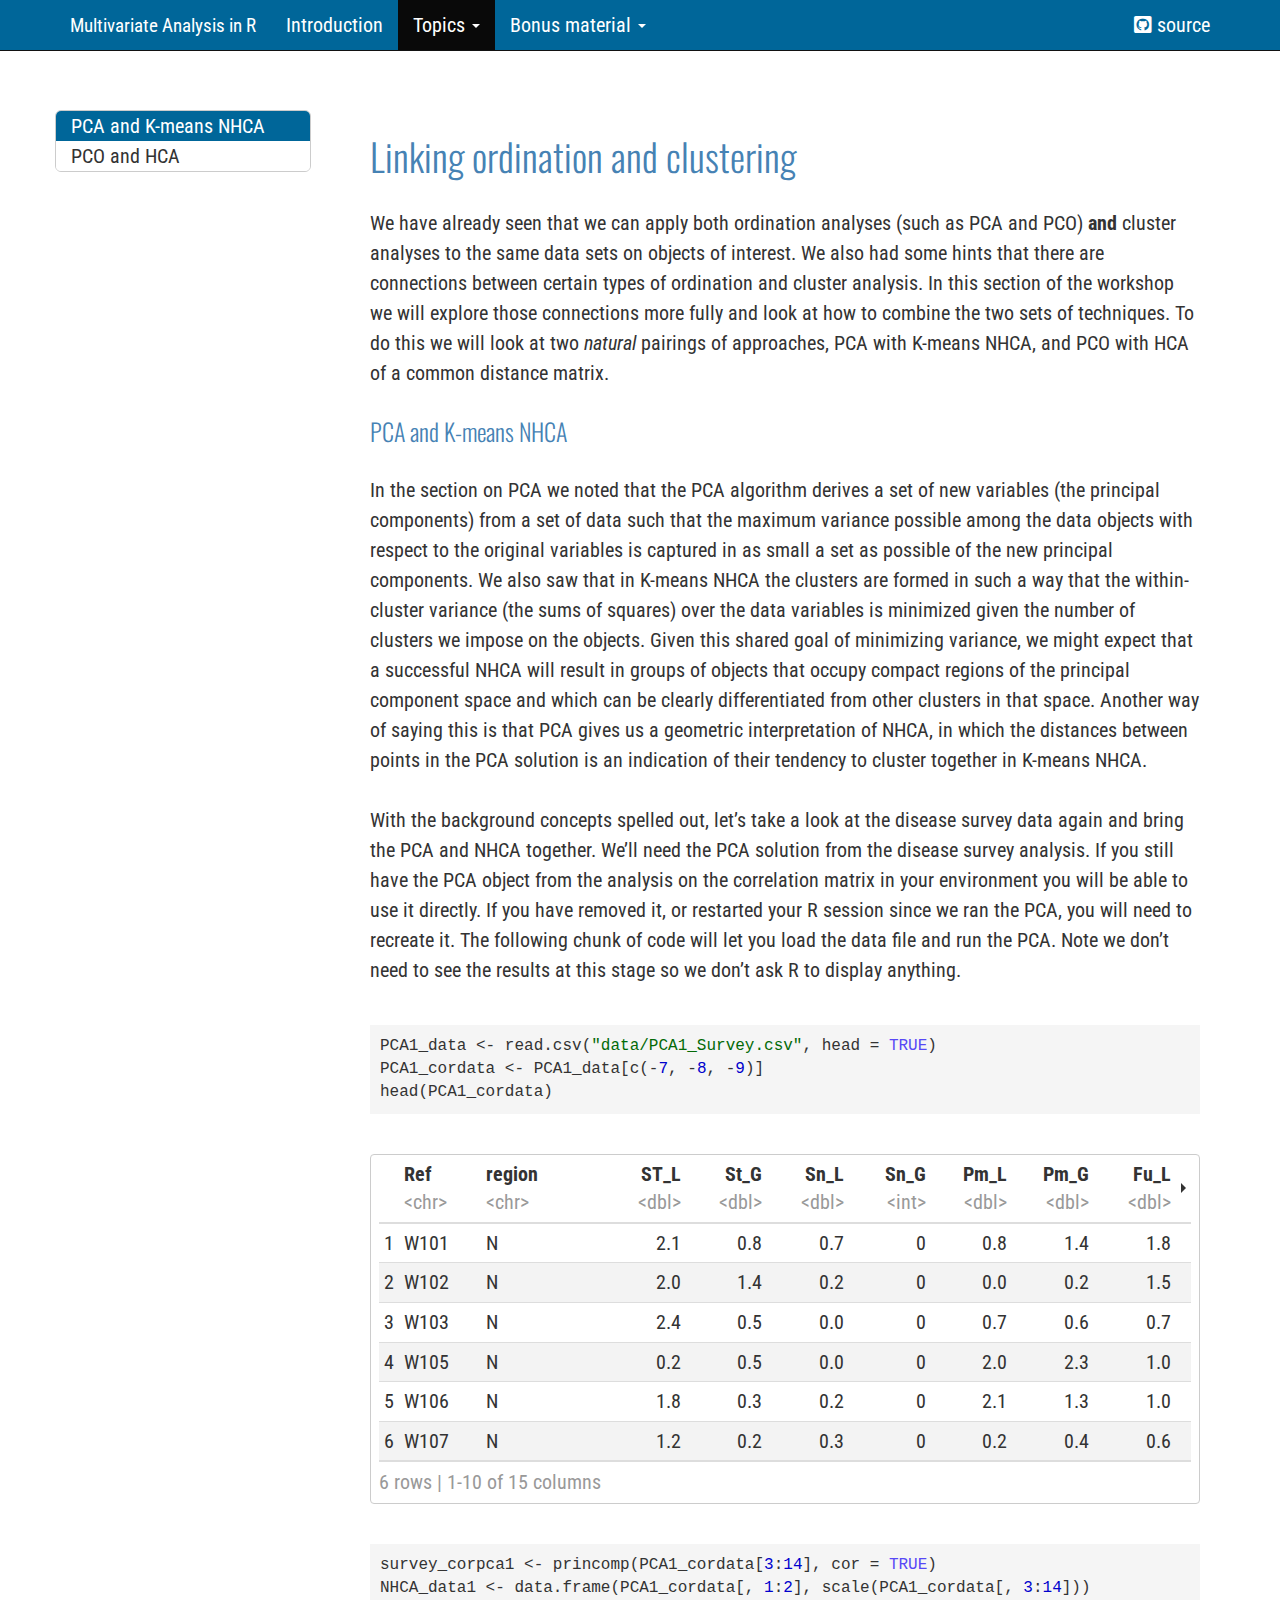
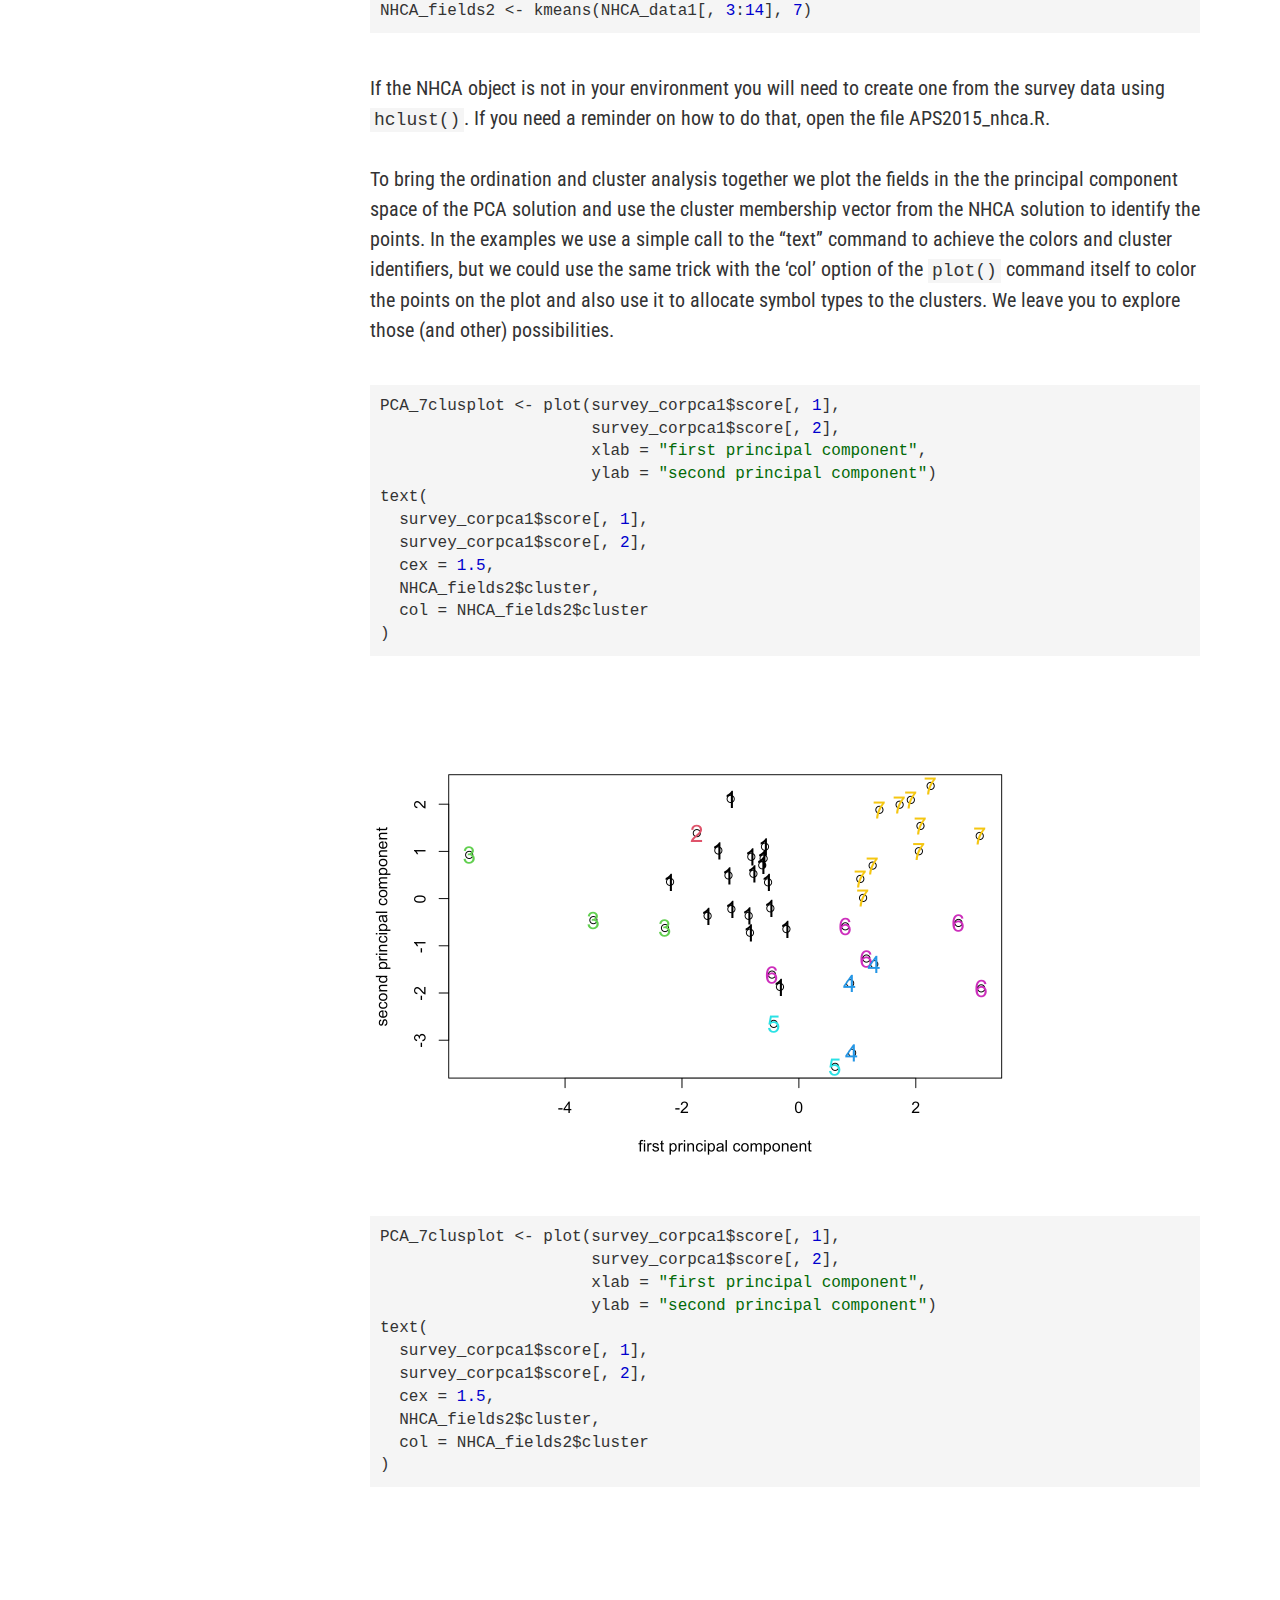
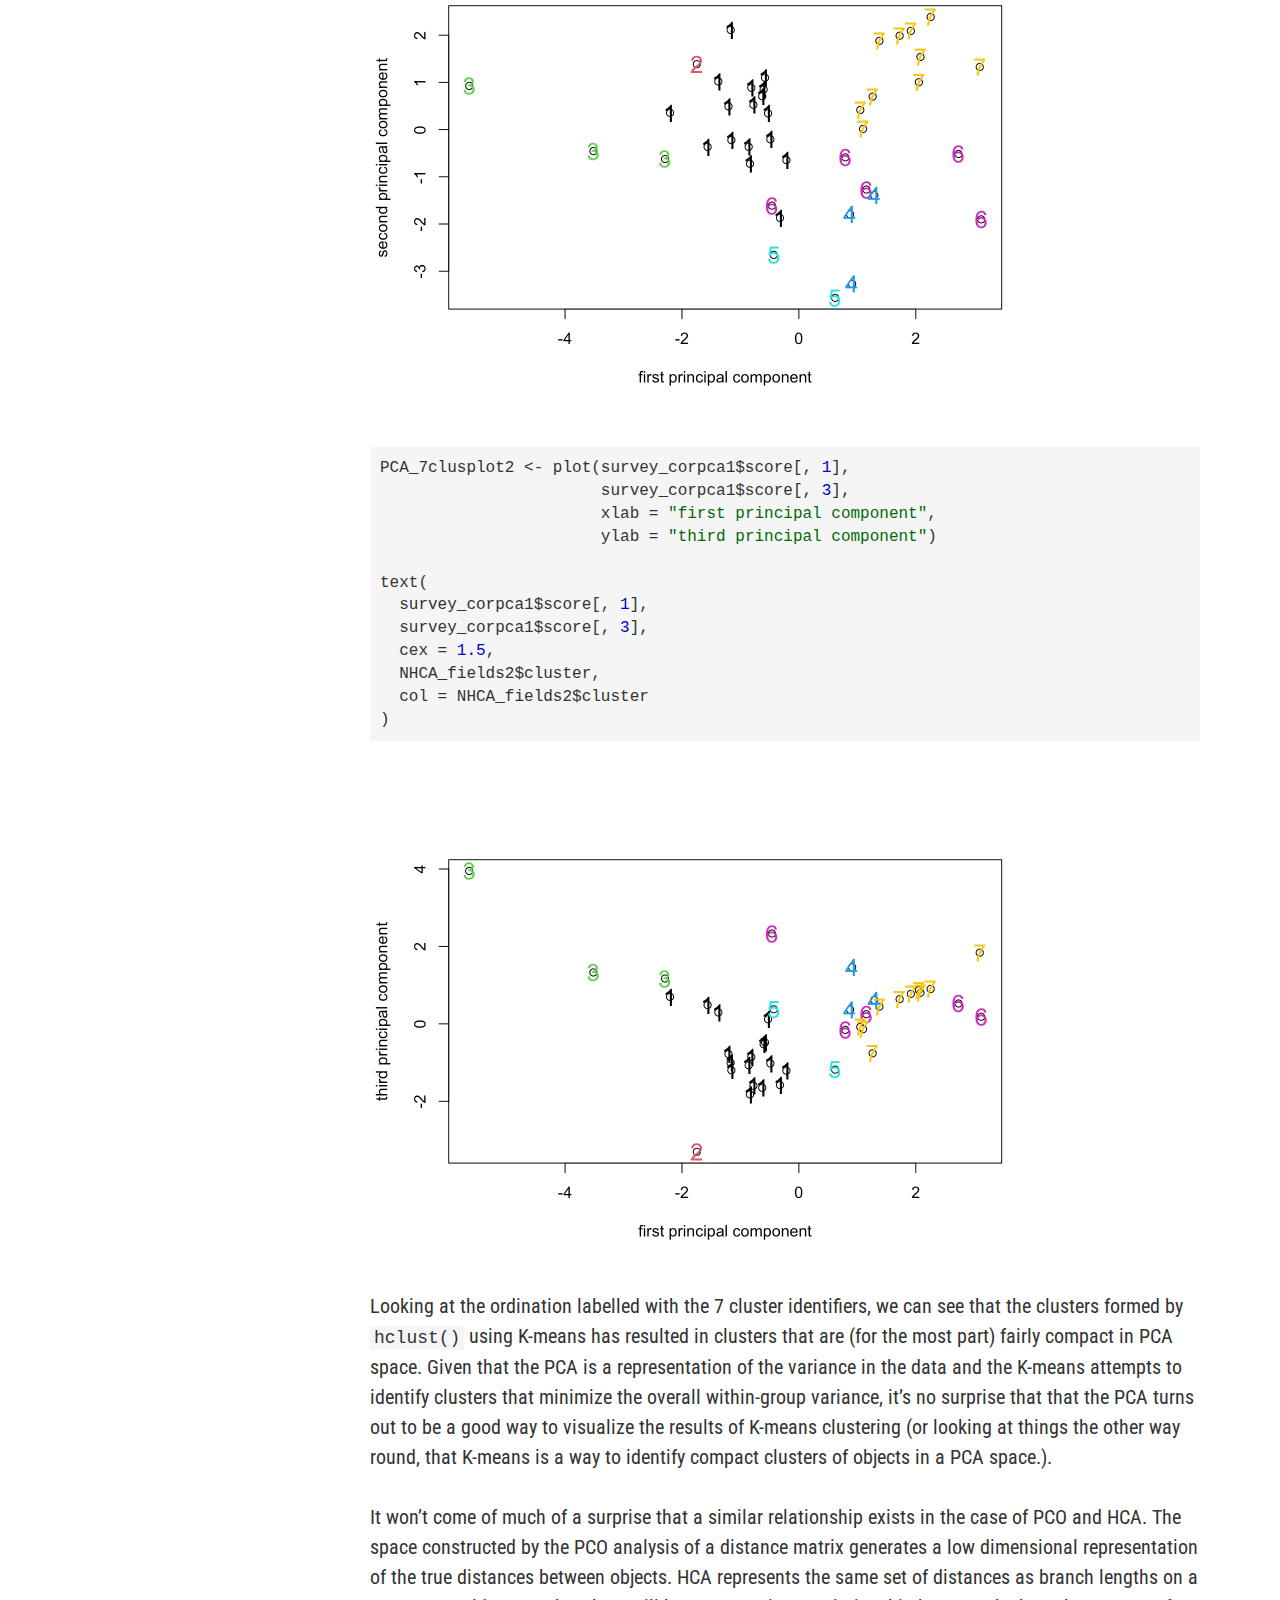
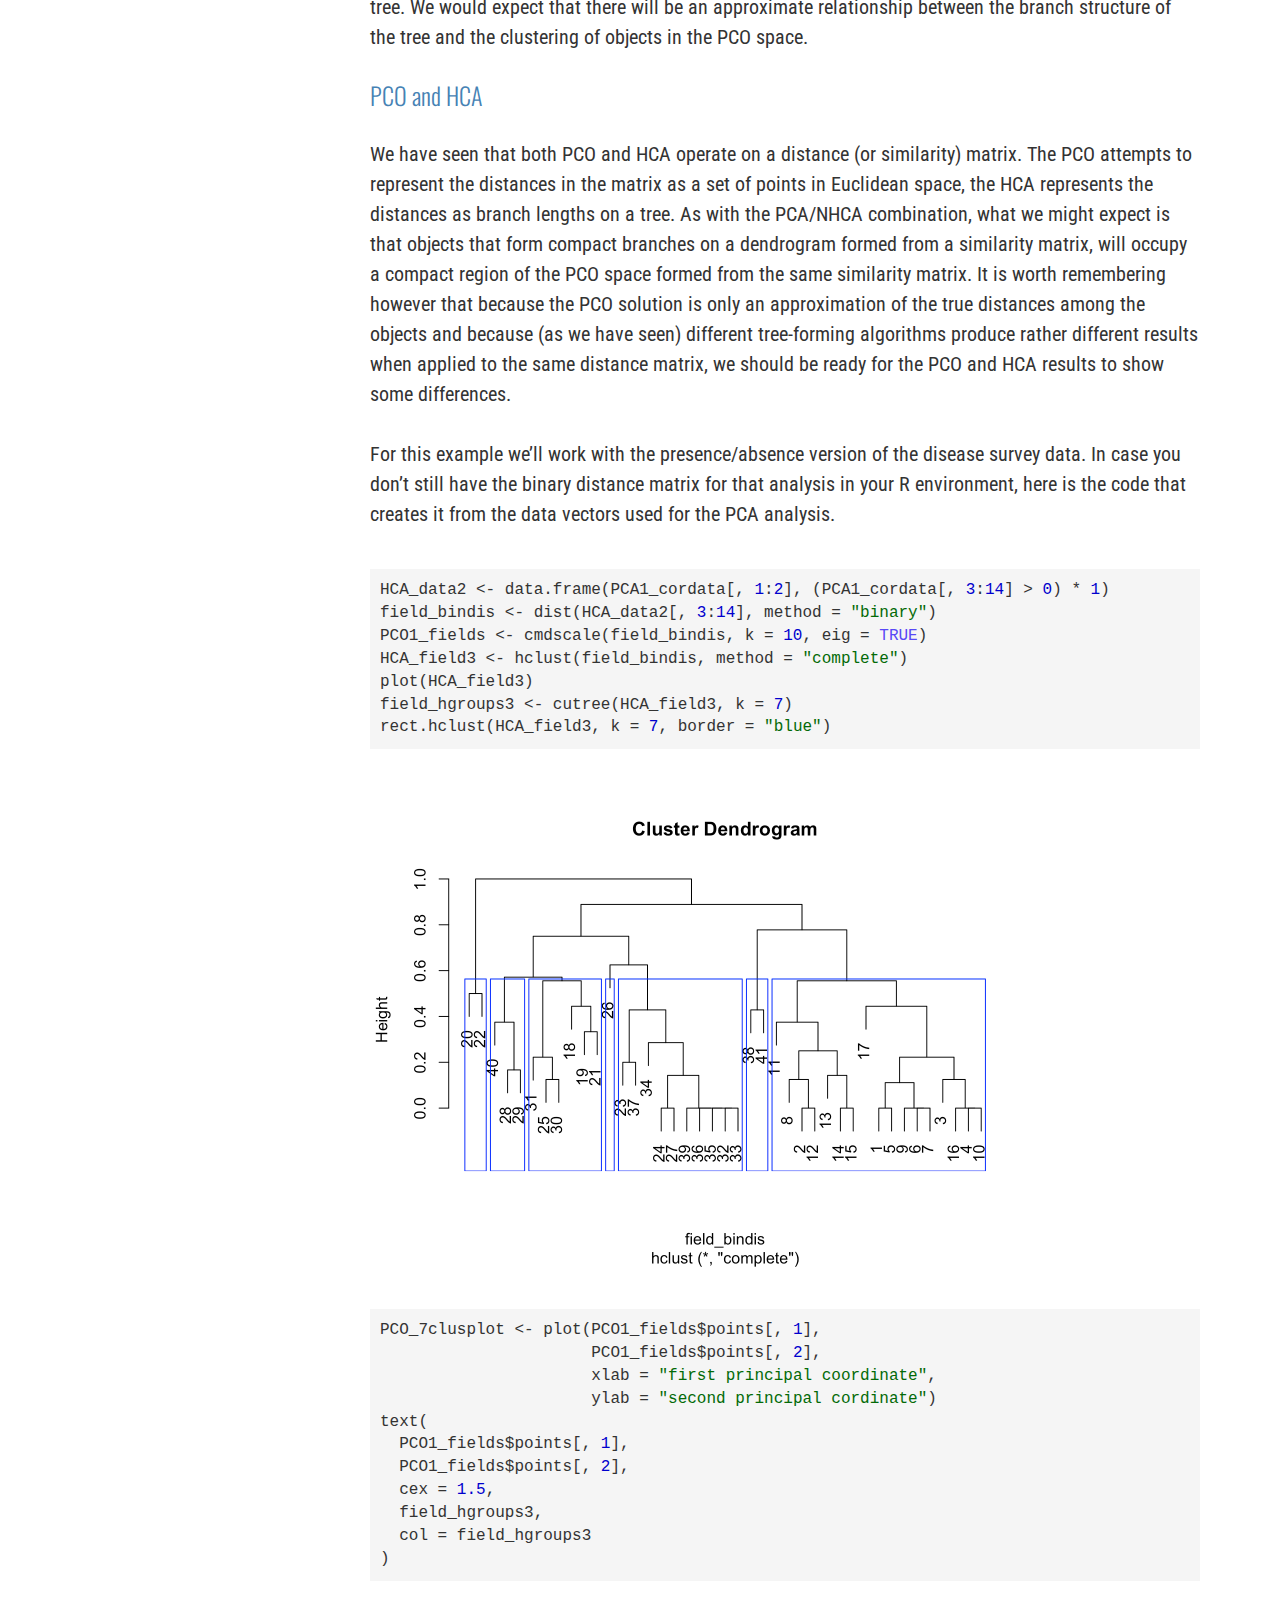
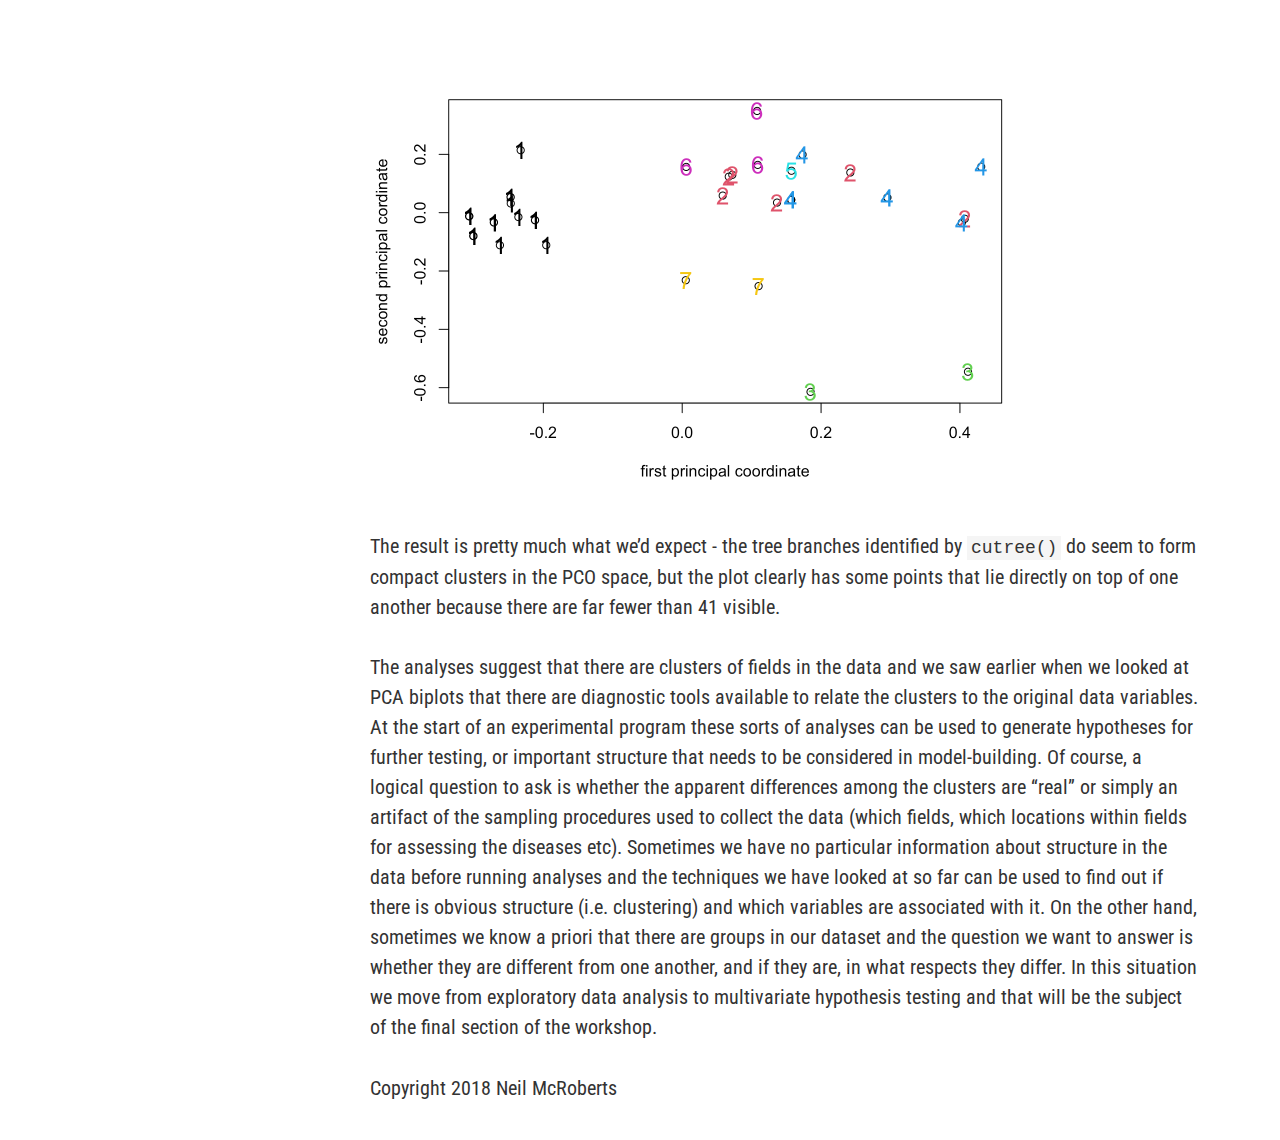
<file: docs/4-PCA_PCO_cluster.html>
<!DOCTYPE html>

<html>

<head>

<meta charset="utf-8" />
<meta name="generator" content="pandoc" />
<meta http-equiv="X-UA-Compatible" content="IE=EDGE" />




<title>Linking ordination and clustering</title>

<script src="site_libs/header-attrs-2.26/header-attrs.js"></script>
<script src="site_libs/jquery-3.6.0/jquery-3.6.0.min.js"></script>
<meta name="viewport" content="width=device-width, initial-scale=1" />
<link href="site_libs/bootstrap-3.3.5/css/cosmo.min.css" rel="stylesheet" />
<script src="site_libs/bootstrap-3.3.5/js/bootstrap.min.js"></script>
<script src="site_libs/bootstrap-3.3.5/shim/html5shiv.min.js"></script>
<script src="site_libs/bootstrap-3.3.5/shim/respond.min.js"></script>
<style>h1 {font-size: 34px;}
       h1.title {font-size: 38px;}
       h2 {font-size: 30px;}
       h3 {font-size: 24px;}
       h4 {font-size: 18px;}
       h5 {font-size: 16px;}
       h6 {font-size: 12px;}
       code {color: inherit; background-color: rgba(0, 0, 0, 0.04);}
       pre:not([class]) { background-color: white }</style>
<script src="site_libs/jqueryui-1.13.2/jquery-ui.min.js"></script>
<link href="site_libs/tocify-1.9.1/jquery.tocify.css" rel="stylesheet" />
<script src="site_libs/tocify-1.9.1/jquery.tocify.js"></script>
<script src="site_libs/navigation-1.1/tabsets.js"></script>
<link href="site_libs/highlightjs-9.12.0/textmate.css" rel="stylesheet" />
<script src="site_libs/highlightjs-9.12.0/highlight.js"></script>
<link href="site_libs/pagedtable-1.1/css/pagedtable.css" rel="stylesheet" />
<script src="site_libs/pagedtable-1.1/js/pagedtable.js"></script>
<link href="site_libs/font-awesome-6.4.2/css/all.min.css" rel="stylesheet" />
<link href="site_libs/font-awesome-6.4.2/css/v4-shims.min.css" rel="stylesheet" />

<style type="text/css">
  code{white-space: pre-wrap;}
  span.smallcaps{font-variant: small-caps;}
  span.underline{text-decoration: underline;}
  div.column{display: inline-block; vertical-align: top; width: 50%;}
  div.hanging-indent{margin-left: 1.5em; text-indent: -1.5em;}
  ul.task-list{list-style: none;}
    </style>

<style type="text/css">code{white-space: pre;}</style>
<script type="text/javascript">
if (window.hljs) {
  hljs.configure({languages: []});
  hljs.initHighlightingOnLoad();
  if (document.readyState && document.readyState === "complete") {
    window.setTimeout(function() { hljs.initHighlighting(); }, 0);
  }
}
</script>






<link rel="stylesheet" href="style.css" type="text/css" />



<style type = "text/css">
.main-container {
  max-width: 940px;
  margin-left: auto;
  margin-right: auto;
}
img {
  max-width:100%;
}
.tabbed-pane {
  padding-top: 12px;
}
.html-widget {
  margin-bottom: 20px;
}
button.code-folding-btn:focus {
  outline: none;
}
summary {
  display: list-item;
}
details > summary > p:only-child {
  display: inline;
}
pre code {
  padding: 0;
}
</style>


<style type="text/css">
.dropdown-submenu {
  position: relative;
}
.dropdown-submenu>.dropdown-menu {
  top: 0;
  left: 100%;
  margin-top: -6px;
  margin-left: -1px;
  border-radius: 0 6px 6px 6px;
}
.dropdown-submenu:hover>.dropdown-menu {
  display: block;
}
.dropdown-submenu>a:after {
  display: block;
  content: " ";
  float: right;
  width: 0;
  height: 0;
  border-color: transparent;
  border-style: solid;
  border-width: 5px 0 5px 5px;
  border-left-color: #cccccc;
  margin-top: 5px;
  margin-right: -10px;
}
.dropdown-submenu:hover>a:after {
  border-left-color: #adb5bd;
}
.dropdown-submenu.pull-left {
  float: none;
}
.dropdown-submenu.pull-left>.dropdown-menu {
  left: -100%;
  margin-left: 10px;
  border-radius: 6px 0 6px 6px;
}
</style>

<script type="text/javascript">
// manage active state of menu based on current page
$(document).ready(function () {
  // active menu anchor
  href = window.location.pathname
  href = href.substr(href.lastIndexOf('/') + 1)
  if (href === "")
    href = "index.html";
  var menuAnchor = $('a[href="' + href + '"]');

  // mark the anchor link active (and if it's in a dropdown, also mark that active)
  var dropdown = menuAnchor.closest('li.dropdown');
  if (window.bootstrap) { // Bootstrap 4+
    menuAnchor.addClass('active');
    dropdown.find('> .dropdown-toggle').addClass('active');
  } else { // Bootstrap 3
    menuAnchor.parent().addClass('active');
    dropdown.addClass('active');
  }

  // Navbar adjustments
  var navHeight = $(".navbar").first().height() + 15;
  var style = document.createElement('style');
  var pt = "padding-top: " + navHeight + "px; ";
  var mt = "margin-top: -" + navHeight + "px; ";
  var css = "";
  // offset scroll position for anchor links (for fixed navbar)
  for (var i = 1; i <= 6; i++) {
    css += ".section h" + i + "{ " + pt + mt + "}\n";
  }
  style.innerHTML = "body {" + pt + "padding-bottom: 40px; }\n" + css;
  document.head.appendChild(style);
});
</script>

<!-- tabsets -->

<style type="text/css">
.tabset-dropdown > .nav-tabs {
  display: inline-table;
  max-height: 500px;
  min-height: 44px;
  overflow-y: auto;
  border: 1px solid #ddd;
  border-radius: 4px;
}

.tabset-dropdown > .nav-tabs > li.active:before, .tabset-dropdown > .nav-tabs.nav-tabs-open:before {
  content: "\e259";
  font-family: 'Glyphicons Halflings';
  display: inline-block;
  padding: 10px;
  border-right: 1px solid #ddd;
}

.tabset-dropdown > .nav-tabs.nav-tabs-open > li.active:before {
  content: "\e258";
  font-family: 'Glyphicons Halflings';
  border: none;
}

.tabset-dropdown > .nav-tabs > li.active {
  display: block;
}

.tabset-dropdown > .nav-tabs > li > a,
.tabset-dropdown > .nav-tabs > li > a:focus,
.tabset-dropdown > .nav-tabs > li > a:hover {
  border: none;
  display: inline-block;
  border-radius: 4px;
  background-color: transparent;
}

.tabset-dropdown > .nav-tabs.nav-tabs-open > li {
  display: block;
  float: none;
}

.tabset-dropdown > .nav-tabs > li {
  display: none;
}
</style>

<!-- code folding -->



<style type="text/css">

#TOC {
  margin: 25px 0px 20px 0px;
}
@media (max-width: 768px) {
#TOC {
  position: relative;
  width: 100%;
}
}

@media print {
.toc-content {
  /* see https://github.com/w3c/csswg-drafts/issues/4434 */
  float: right;
}
}

.toc-content {
  padding-left: 30px;
  padding-right: 40px;
}

div.main-container {
  max-width: 1200px;
}

div.tocify {
  width: 20%;
  max-width: 260px;
  max-height: 85%;
}

@media (min-width: 768px) and (max-width: 991px) {
  div.tocify {
    width: 25%;
  }
}

@media (max-width: 767px) {
  div.tocify {
    width: 100%;
    max-width: none;
  }
}

.tocify ul, .tocify li {
  line-height: 20px;
}

.tocify-subheader .tocify-item {
  font-size: 0.90em;
}

.tocify .list-group-item {
  border-radius: 0px;
}

.tocify-subheader {
  display: inline;
}
.tocify-subheader .tocify-item {
  font-size: 0.95em;
}

</style>



</head>

<body>


<div class="container-fluid main-container">


<!-- setup 3col/9col grid for toc_float and main content  -->
<div class="row">
<div class="col-xs-12 col-sm-4 col-md-3">
<div id="TOC" class="tocify">
</div>
</div>

<div class="toc-content col-xs-12 col-sm-8 col-md-9">




<div class="navbar navbar-default  navbar-fixed-top" role="navigation">
  <div class="container">
    <div class="navbar-header">
      <button type="button" class="navbar-toggle collapsed" data-toggle="collapse" data-bs-toggle="collapse" data-target="#navbar" data-bs-target="#navbar">
        <span class="icon-bar"></span>
        <span class="icon-bar"></span>
        <span class="icon-bar"></span>
      </button>
      <a class="navbar-brand" href="index.html">Multivariate Analysis in R</a>
    </div>
    <div id="navbar" class="navbar-collapse collapse">
      <ul class="nav navbar-nav">
        <li>
  <a href="index.html">Introduction</a>
</li>
<li class="dropdown">
  <a href="#" class="dropdown-toggle" data-toggle="dropdown" role="button" data-bs-toggle="dropdown" aria-expanded="false">
    Topics
     
    <span class="caret"></span>
  </a>
  <ul class="dropdown-menu" role="menu">
    <li>
      <a href="1-MV_PCA.html">Principal Components Analysis</a>
    </li>
    <li>
      <a href="2-MV_PCO.html">Principal Coordinates Analysis</a>
    </li>
    <li>
      <a href="3-Cluster.html">Cluster analysis</a>
    </li>
    <li>
      <a href="4-PCA_PCO_cluster.html">Linking ordination and clustering</a>
    </li>
    <li>
      <a href="5-DA_Manova.html">Discriminant Analysis and Manova</a>
    </li>
  </ul>
</li>
<li class="dropdown">
  <a href="#" class="dropdown-toggle" data-toggle="dropdown" role="button" data-bs-toggle="dropdown" aria-expanded="false">
    Bonus material
     
    <span class="caret"></span>
  </a>
  <ul class="dropdown-menu" role="menu">
    <li>
      <a href="Intro_R.html">Introduction to R</a>
    </li>
  </ul>
</li>
      </ul>
      <ul class="nav navbar-nav navbar-right">
        <li>
  <a href="https://github.com/openplantpathology/OPP_workshop_Multivariate">
    <span class="fa fa-github-square"></span>
     
    source
  </a>
</li>
      </ul>
    </div><!--/.nav-collapse -->
  </div><!--/.container -->
</div><!--/.navbar -->

<div id="header">



<h1 class="title toc-ignore">Linking ordination and clustering</h1>

</div>


<p>We have already seen that we can apply both ordination analyses (such
as PCA and PCO) <strong>and</strong> cluster analyses to the same data
sets on objects of interest. We also had some hints that there are
connections between certain types of ordination and cluster analysis. In
this section of the workshop we will explore those connections more
fully and look at how to combine the two sets of techniques. To do this
we will look at two <em>natural</em> pairings of approaches, PCA with
K-means NHCA, and PCO with HCA of a common distance matrix.</p>
<div id="pca-and-k-means-nhca" class="section level3">
<h3>PCA and K-means NHCA</h3>
<p>In the section on PCA we noted that the PCA algorithm derives a set
of new variables (the principal components) from a set of data such that
the maximum variance possible among the data objects with respect to the
original variables is captured in as small a set as possible of the new
principal components. We also saw that in K-means NHCA the clusters are
formed in such a way that the within-cluster variance (the sums of
squares) over the data variables is minimized given the number of
clusters we impose on the objects. Given this shared goal of minimizing
variance, we might expect that a successful NHCA will result in groups
of objects that occupy compact regions of the principal component space
and which can be clearly differentiated from other clusters in that
space. Another way of saying this is that PCA gives us a geometric
interpretation of NHCA, in which the distances between points in the PCA
solution is an indication of their tendency to cluster together in
K-means NHCA.</p>
<p>With the background concepts spelled out, let’s take a look at the
disease survey data again and bring the PCA and NHCA together. We’ll
need the PCA solution from the disease survey analysis. If you still
have the PCA object from the analysis on the correlation matrix in your
environment you will be able to use it directly. If you have removed it,
or restarted your R session since we ran the PCA, you will need to
recreate it. The following chunk of code will let you load the data file
and run the PCA. Note we don’t need to see the results at this stage so
we don’t ask R to display anything.</p>
<pre class="r"><code>PCA1_data &lt;- read.csv(&quot;data/PCA1_Survey.csv&quot;, head = TRUE)
PCA1_cordata &lt;- PCA1_data[c(-7, -8, -9)]
head(PCA1_cordata)</code></pre>
<div data-pagedtable="false">
<script data-pagedtable-source type="application/json">
{"columns":[{"label":[""],"name":["_rn_"],"type":[""],"align":["left"]},{"label":["Ref"],"name":[1],"type":["chr"],"align":["left"]},{"label":["region"],"name":[2],"type":["chr"],"align":["left"]},{"label":["ST_L"],"name":[3],"type":["dbl"],"align":["right"]},{"label":["St_G"],"name":[4],"type":["dbl"],"align":["right"]},{"label":["Sn_L"],"name":[5],"type":["dbl"],"align":["right"]},{"label":["Sn_G"],"name":[6],"type":["int"],"align":["right"]},{"label":["Pm_L"],"name":[7],"type":["dbl"],"align":["right"]},{"label":["Pm_G"],"name":[8],"type":["dbl"],"align":["right"]},{"label":["Fu_L"],"name":[9],"type":["dbl"],"align":["right"]},{"label":["Bo_L"],"name":[10],"type":["dbl"],"align":["right"]},{"label":["SM_E"],"name":[11],"type":["int"],"align":["right"]},{"label":["ES"],"name":[12],"type":["dbl"],"align":["right"]},{"label":["SES"],"name":[13],"type":["dbl"],"align":["right"]},{"label":["TA"],"name":[14],"type":["dbl"],"align":["right"]}],"data":[{"1":"W101","2":"N","3":"2.1","4":"0.8","5":"0.7","6":"0","7":"0.8","8":"1.4","9":"1.8","10":"0.2","11":"0","12":"0","13":"6.90","14":"0.0","_rn_":"1"},{"1":"W102","2":"N","3":"2.0","4":"1.4","5":"0.2","6":"0","7":"0.0","8":"0.2","9":"1.5","10":"0.5","11":"0","12":"0","13":"6.90","14":"1.2","_rn_":"2"},{"1":"W103","2":"N","3":"2.4","4":"0.5","5":"0.0","6":"0","7":"0.7","8":"0.6","9":"0.7","10":"0.8","11":"0","12":"0","13":"1.40","14":"0.0","_rn_":"3"},{"1":"W105","2":"N","3":"0.2","4":"0.5","5":"0.0","6":"0","7":"2.0","8":"2.3","9":"1.0","10":"0.1","11":"0","12":"0","13":"8.30","14":"1.2","_rn_":"4"},{"1":"W106","2":"N","3":"1.8","4":"0.3","5":"0.2","6":"0","7":"2.1","8":"1.3","9":"1.0","10":"0.4","11":"0","12":"0","13":"11.40","14":"0.0","_rn_":"5"},{"1":"W107","2":"N","3":"1.2","4":"0.2","5":"0.3","6":"0","7":"0.2","8":"0.4","9":"0.6","10":"0.1","11":"0","12":"0","13":"2.35","14":"1.6","_rn_":"6"}],"options":{"columns":{"min":{},"max":[10]},"rows":{"min":[10],"max":[10]},"pages":{}}}
  </script>
</div>
<pre class="r"><code>survey_corpca1 &lt;- princomp(PCA1_cordata[3:14], cor = TRUE)
NHCA_data1 &lt;- data.frame(PCA1_cordata[, 1:2], scale(PCA1_cordata[, 3:14]))
NHCA_fields2 &lt;- kmeans(NHCA_data1[, 3:14], 7)</code></pre>
<p>If the NHCA object is not in your environment you will need to create
one from the survey data using <code>hclust()</code>. If you need a
reminder on how to do that, open the file APS2015_nhca.R.</p>
<p>To bring the ordination and cluster analysis together we plot the
fields in the the principal component space of the PCA solution and use
the cluster membership vector from the NHCA solution to identify the
points. In the examples we use a simple call to the “text” command to
achieve the colors and cluster identifiers, but we could use the same
trick with the ‘col’ option of the <code>plot()</code> command itself to
color the points on the plot and also use it to allocate symbol types to
the clusters. We leave you to explore those (and other)
possibilities.</p>
<pre class="r"><code>PCA_7clusplot &lt;- plot(survey_corpca1$score[, 1],
                      survey_corpca1$score[, 2],
                      xlab = &quot;first principal component&quot;,
                      ylab = &quot;second principal component&quot;)
text(
  survey_corpca1$score[, 1],
  survey_corpca1$score[, 2],
  cex = 1.5,
  NHCA_fields2$cluster,
  col = NHCA_fields2$cluster
)</code></pre>
<p><img src="4-PCA_PCO_cluster_files/figure-html/unnamed-chunk-2-1.png" width="672" /></p>
<pre class="r"><code>PCA_7clusplot &lt;- plot(survey_corpca1$score[, 1],
                      survey_corpca1$score[, 2],
                      xlab = &quot;first principal component&quot;,
                      ylab = &quot;second principal component&quot;)
text(
  survey_corpca1$score[, 1],
  survey_corpca1$score[, 2],
  cex = 1.5,
  NHCA_fields2$cluster,
  col = NHCA_fields2$cluster
)</code></pre>
<p><img src="4-PCA_PCO_cluster_files/figure-html/unnamed-chunk-2-2.png" width="672" /></p>
<pre class="r"><code>PCA_7clusplot2 &lt;- plot(survey_corpca1$score[, 1],
                       survey_corpca1$score[, 3],
                       xlab = &quot;first principal component&quot;,
                       ylab = &quot;third principal component&quot;)

text(
  survey_corpca1$score[, 1],
  survey_corpca1$score[, 3],
  cex = 1.5,
  NHCA_fields2$cluster,
  col = NHCA_fields2$cluster
)</code></pre>
<p><img src="4-PCA_PCO_cluster_files/figure-html/unnamed-chunk-2-3.png" width="672" /></p>
<p>Looking at the ordination labelled with the 7 cluster identifiers, we
can see that the clusters formed by <code>hclust()</code> using K-means
has resulted in clusters that are (for the most part) fairly compact in
PCA space. Given that the PCA is a representation of the variance in the
data and the K-means attempts to identify clusters that minimize the
overall within-group variance, it’s no surprise that that the PCA turns
out to be a good way to visualize the results of K-means clustering (or
looking at things the other way round, that K-means is a way to identify
compact clusters of objects in a PCA space.).</p>
<p>It won’t come of much of a surprise that a similar relationship
exists in the case of PCO and HCA. The space constructed by the PCO
analysis of a distance matrix generates a low dimensional representation
of the true distances between objects. HCA represents the same set of
distances as branch lengths on a tree. We would expect that there will
be an approximate relationship between the branch structure of the tree
and the clustering of objects in the PCO space.</p>
</div>
<div id="pco-and-hca" class="section level3">
<h3>PCO and HCA</h3>
<p>We have seen that both PCO and HCA operate on a distance (or
similarity) matrix. The PCO attempts to represent the distances in the
matrix as a set of points in Euclidean space, the HCA represents the
distances as branch lengths on a tree. As with the PCA/NHCA combination,
what we might expect is that objects that form compact branches on a
dendrogram formed from a similarity matrix, will occupy a compact region
of the PCO space formed from the same similarity matrix. It is worth
remembering however that because the PCO solution is only an
approximation of the true distances among the objects and because (as we
have seen) different tree-forming algorithms produce rather different
results when applied to the same distance matrix, we should be ready for
the PCO and HCA results to show some differences.</p>
<p>For this example we’ll work with the presence/absence version of the
disease survey data. In case you don’t still have the binary distance
matrix for that analysis in your R environment, here is the code that
creates it from the data vectors used for the PCA analysis.</p>
<pre class="r"><code>HCA_data2 &lt;- data.frame(PCA1_cordata[, 1:2], (PCA1_cordata[, 3:14] &gt; 0) * 1)
field_bindis &lt;- dist(HCA_data2[, 3:14], method = &quot;binary&quot;)
PCO1_fields &lt;- cmdscale(field_bindis, k = 10, eig = TRUE)
HCA_field3 &lt;- hclust(field_bindis, method = &quot;complete&quot;)
plot(HCA_field3)
field_hgroups3 &lt;- cutree(HCA_field3, k = 7)
rect.hclust(HCA_field3, k = 7, border = &quot;blue&quot;)</code></pre>
<p><img src="4-PCA_PCO_cluster_files/figure-html/unnamed-chunk-3-1.png" width="672" /></p>
<pre class="r"><code>PCO_7clusplot &lt;- plot(PCO1_fields$points[, 1],
                      PCO1_fields$points[, 2],
                      xlab = &quot;first principal coordinate&quot;,
                      ylab = &quot;second principal cordinate&quot;)
text(
  PCO1_fields$points[, 1],
  PCO1_fields$points[, 2],
  cex = 1.5,
  field_hgroups3,
  col = field_hgroups3
)</code></pre>
<p><img src="4-PCA_PCO_cluster_files/figure-html/unnamed-chunk-3-2.png" width="672" /></p>
<p>The result is pretty much what we’d expect - the tree branches
identified by <code>cutree()</code> do seem to form compact clusters in
the PCO space, but the plot clearly has some points that lie directly on
top of one another because there are far fewer than 41 visible.</p>
<p>The analyses suggest that there are clusters of fields in the data
and we saw earlier when we looked at PCA biplots that there are
diagnostic tools available to relate the clusters to the original data
variables. At the start of an experimental program these sorts of
analyses can be used to generate hypotheses for further testing, or
important structure that needs to be considered in model-building. Of
course, a logical question to ask is whether the apparent differences
among the clusters are “real” or simply an artifact of the sampling
procedures used to collect the data (which fields, which locations
within fields for assessing the diseases etc). Sometimes we have no
particular information about structure in the data before running
analyses and the techniques we have looked at so far can be used to find
out if there is obvious structure (i.e. clustering) and which variables
are associated with it. On the other hand, sometimes we know a priori
that there are groups in our dataset and the question we want to answer
is whether they are different from one another, and if they are, in what
respects they differ. In this situation we move from exploratory data
analysis to multivariate hypothesis testing and that will be the subject
of the final section of the workshop.</p>
</div>



Copyright 2018 Neil McRoberts


</div>
</div>

</div>

<script>

// add bootstrap table styles to pandoc tables
function bootstrapStylePandocTables() {
  $('tr.odd').parent('tbody').parent('table').addClass('table table-condensed');
}
$(document).ready(function () {
  bootstrapStylePandocTables();
});


</script>

<!-- tabsets -->

<script>
$(document).ready(function () {
  window.buildTabsets("TOC");
});

$(document).ready(function () {
  $('.tabset-dropdown > .nav-tabs > li').click(function () {
    $(this).parent().toggleClass('nav-tabs-open');
  });
});
</script>

<!-- code folding -->

<script>
$(document).ready(function ()  {

    // temporarily add toc-ignore selector to headers for the consistency with Pandoc
    $('.unlisted.unnumbered').addClass('toc-ignore')

    // move toc-ignore selectors from section div to header
    $('div.section.toc-ignore')
        .removeClass('toc-ignore')
        .children('h1,h2,h3,h4,h5').addClass('toc-ignore');

    // establish options
    var options = {
      selectors: "h1,h2,h3",
      theme: "bootstrap3",
      context: '.toc-content',
      hashGenerator: function (text) {
        return text.replace(/[.\\/?&!#<>]/g, '').replace(/\s/g, '_');
      },
      ignoreSelector: ".toc-ignore",
      scrollTo: 0
    };
    options.showAndHide = false;
    options.smoothScroll = false;

    // tocify
    var toc = $("#TOC").tocify(options).data("toc-tocify");
});
</script>

<!-- dynamically load mathjax for compatibility with self-contained -->
<script>
  (function () {
    var script = document.createElement("script");
    script.type = "text/javascript";
    script.src  = "https://mathjax.rstudio.com/latest/MathJax.js?config=TeX-AMS-MML_HTMLorMML";
    document.getElementsByTagName("head")[0].appendChild(script);
  })();
</script>

</body>
</html>
</file>
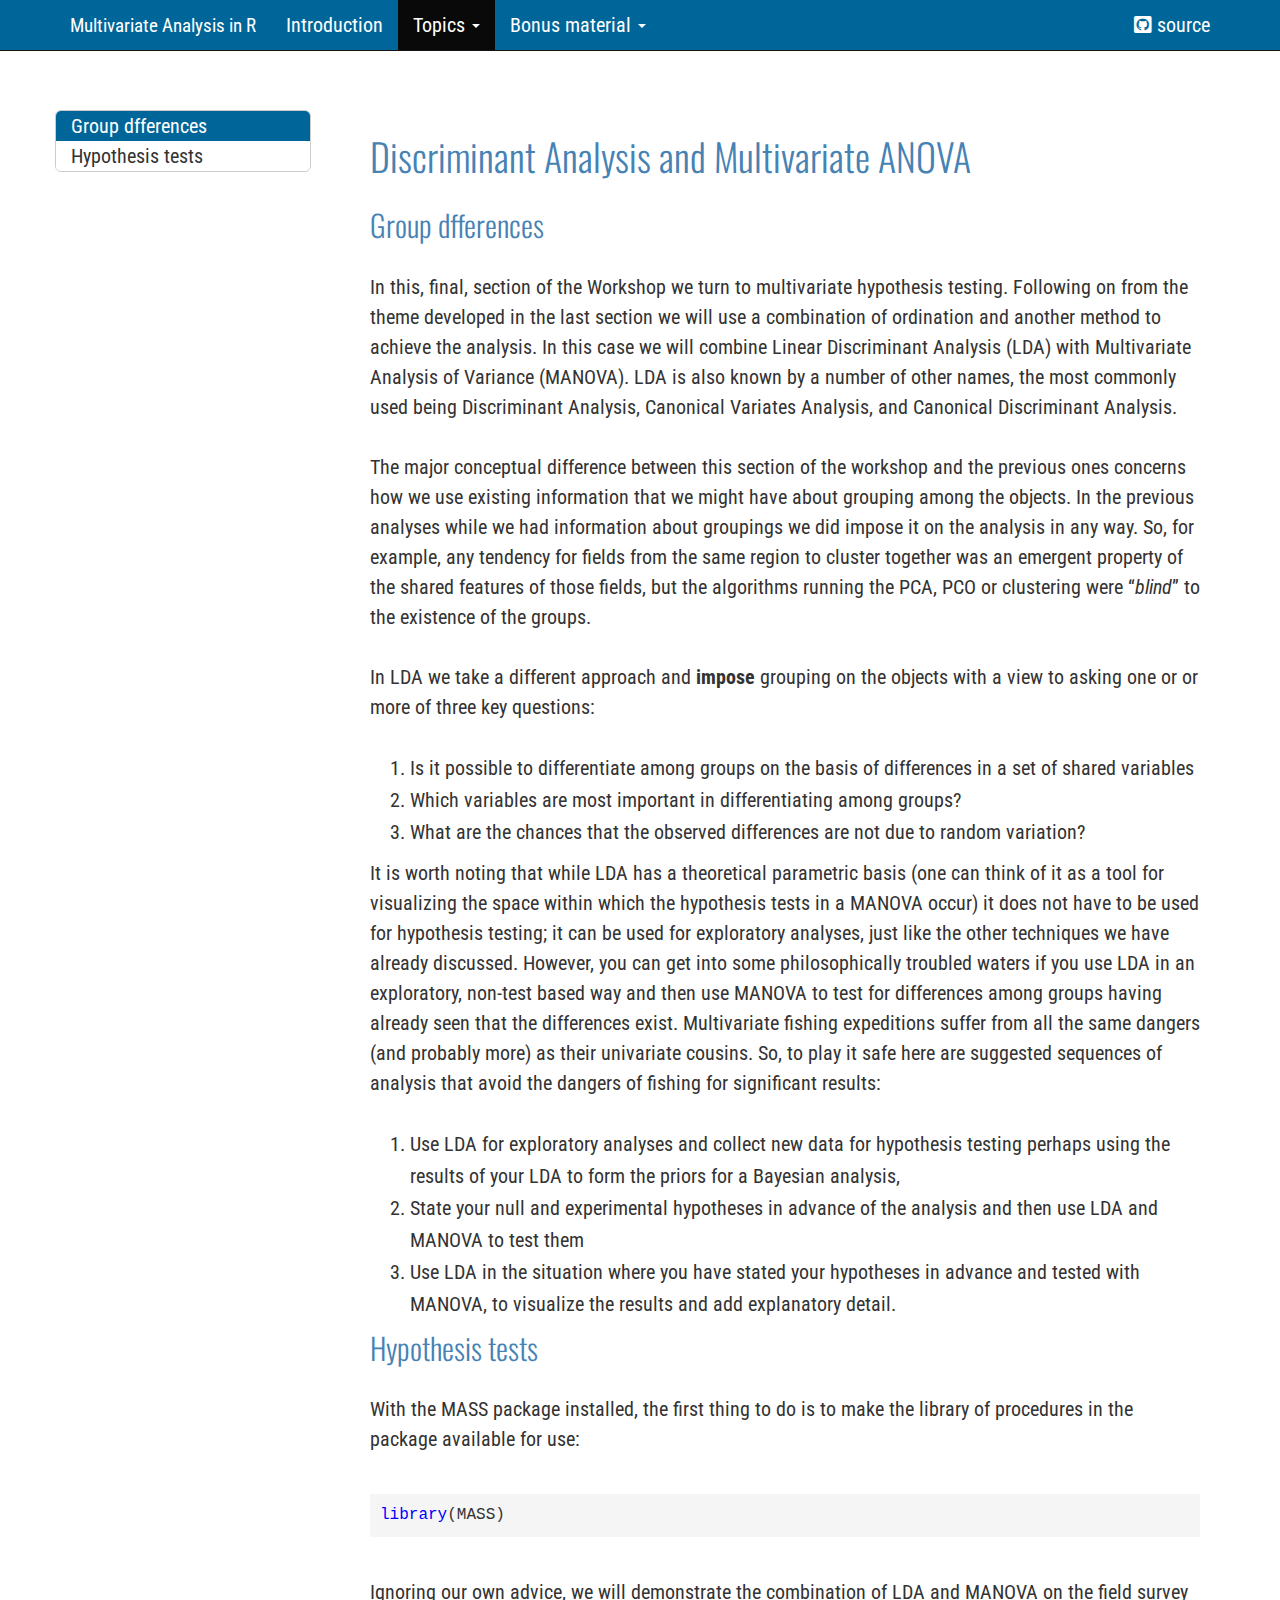
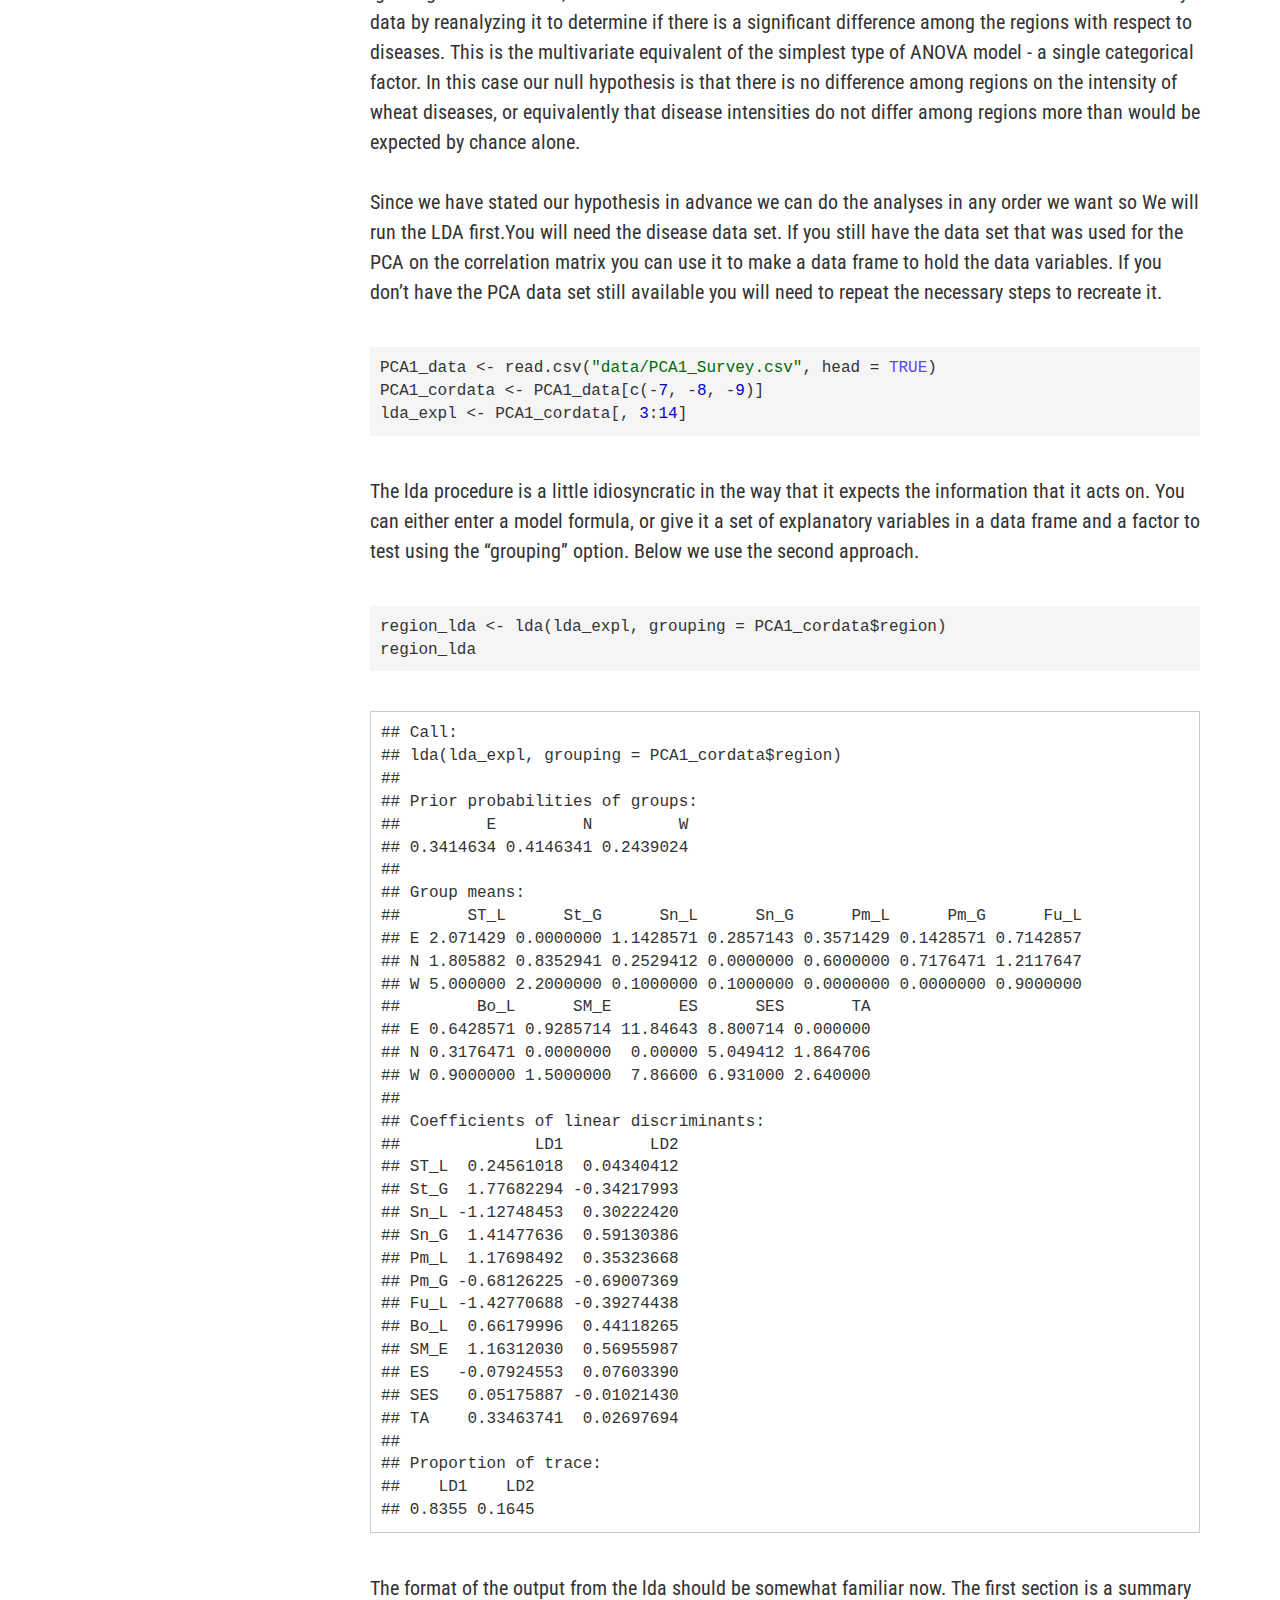
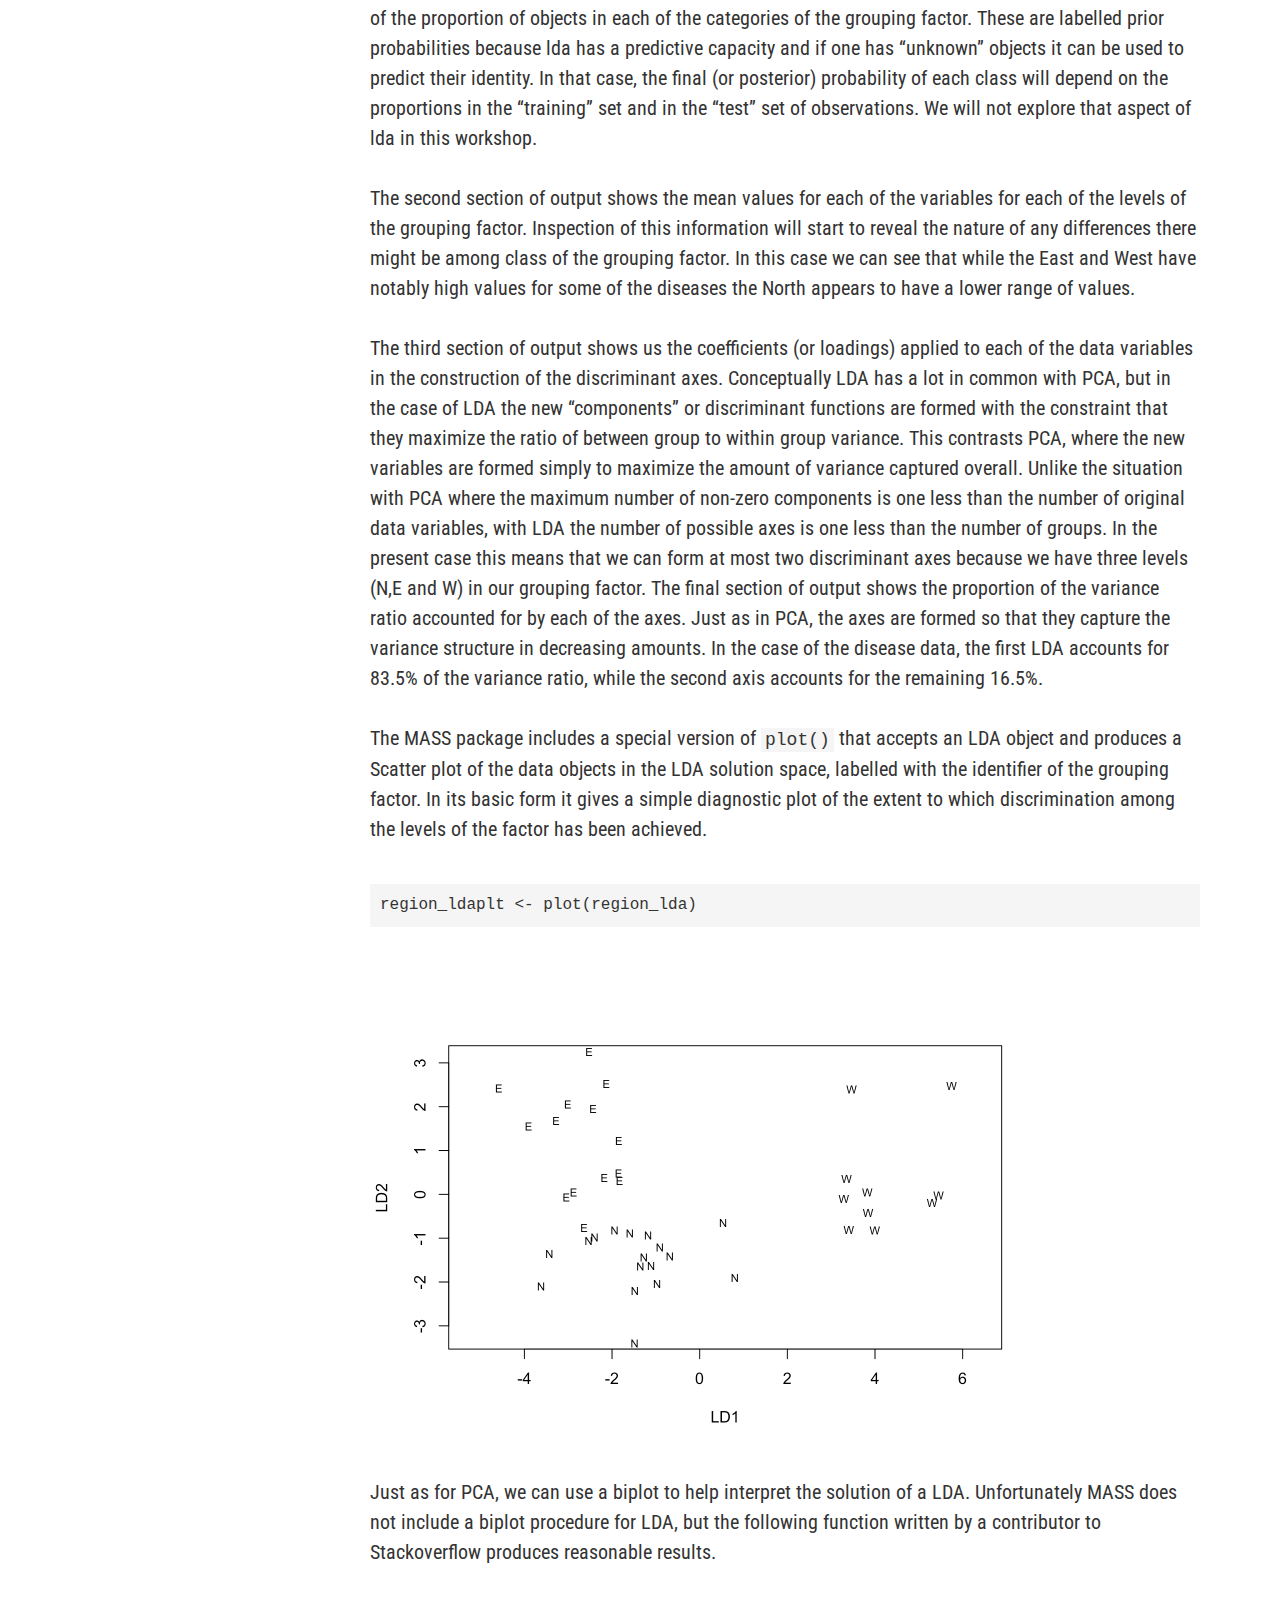
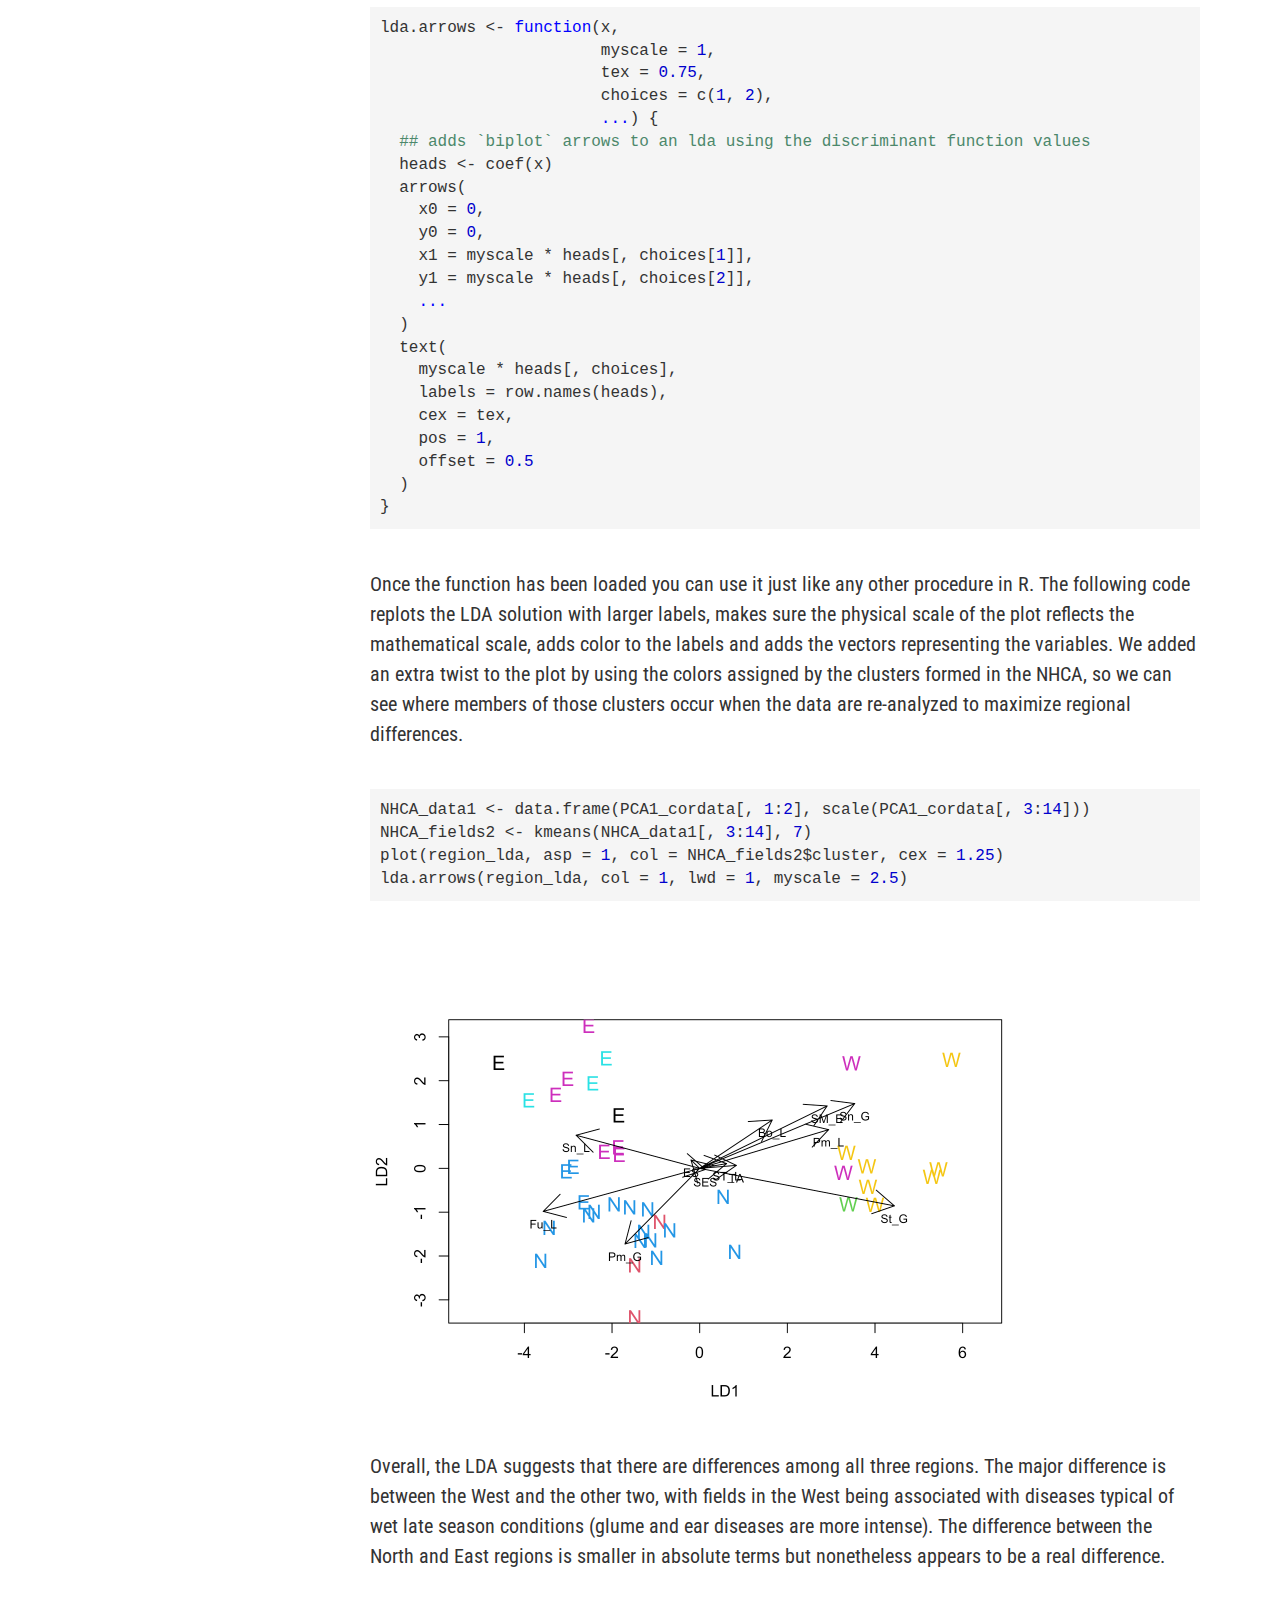
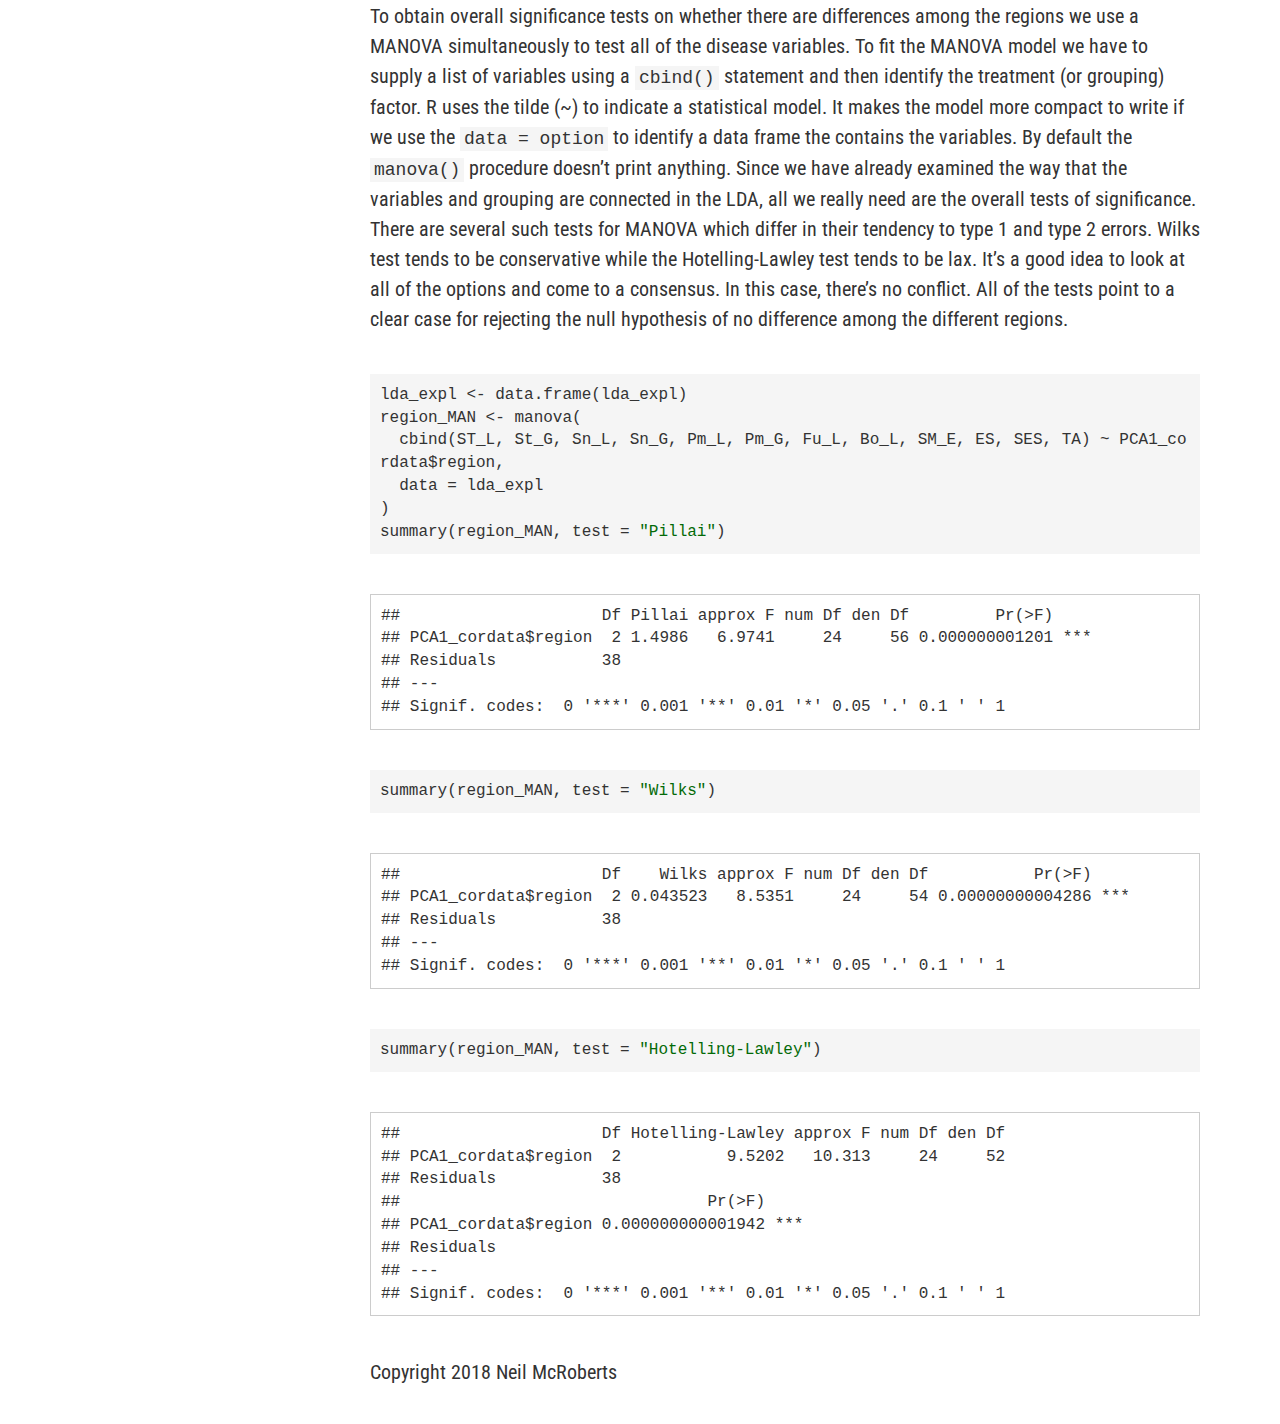
<file: docs/5-DA_Manova.html>
<!DOCTYPE html>

<html>

<head>

<meta charset="utf-8" />
<meta name="generator" content="pandoc" />
<meta http-equiv="X-UA-Compatible" content="IE=EDGE" />




<title>Discriminant Analysis and Multivariate ANOVA</title>

<script src="site_libs/header-attrs-2.26/header-attrs.js"></script>
<script src="site_libs/jquery-3.6.0/jquery-3.6.0.min.js"></script>
<meta name="viewport" content="width=device-width, initial-scale=1" />
<link href="site_libs/bootstrap-3.3.5/css/cosmo.min.css" rel="stylesheet" />
<script src="site_libs/bootstrap-3.3.5/js/bootstrap.min.js"></script>
<script src="site_libs/bootstrap-3.3.5/shim/html5shiv.min.js"></script>
<script src="site_libs/bootstrap-3.3.5/shim/respond.min.js"></script>
<style>h1 {font-size: 34px;}
       h1.title {font-size: 38px;}
       h2 {font-size: 30px;}
       h3 {font-size: 24px;}
       h4 {font-size: 18px;}
       h5 {font-size: 16px;}
       h6 {font-size: 12px;}
       code {color: inherit; background-color: rgba(0, 0, 0, 0.04);}
       pre:not([class]) { background-color: white }</style>
<script src="site_libs/jqueryui-1.13.2/jquery-ui.min.js"></script>
<link href="site_libs/tocify-1.9.1/jquery.tocify.css" rel="stylesheet" />
<script src="site_libs/tocify-1.9.1/jquery.tocify.js"></script>
<script src="site_libs/navigation-1.1/tabsets.js"></script>
<link href="site_libs/highlightjs-9.12.0/textmate.css" rel="stylesheet" />
<script src="site_libs/highlightjs-9.12.0/highlight.js"></script>
<link href="site_libs/pagedtable-1.1/css/pagedtable.css" rel="stylesheet" />
<script src="site_libs/pagedtable-1.1/js/pagedtable.js"></script>
<link href="site_libs/font-awesome-6.4.2/css/all.min.css" rel="stylesheet" />
<link href="site_libs/font-awesome-6.4.2/css/v4-shims.min.css" rel="stylesheet" />

<style type="text/css">
  code{white-space: pre-wrap;}
  span.smallcaps{font-variant: small-caps;}
  span.underline{text-decoration: underline;}
  div.column{display: inline-block; vertical-align: top; width: 50%;}
  div.hanging-indent{margin-left: 1.5em; text-indent: -1.5em;}
  ul.task-list{list-style: none;}
    </style>

<style type="text/css">code{white-space: pre;}</style>
<script type="text/javascript">
if (window.hljs) {
  hljs.configure({languages: []});
  hljs.initHighlightingOnLoad();
  if (document.readyState && document.readyState === "complete") {
    window.setTimeout(function() { hljs.initHighlighting(); }, 0);
  }
}
</script>






<link rel="stylesheet" href="style.css" type="text/css" />



<style type = "text/css">
.main-container {
  max-width: 940px;
  margin-left: auto;
  margin-right: auto;
}
img {
  max-width:100%;
}
.tabbed-pane {
  padding-top: 12px;
}
.html-widget {
  margin-bottom: 20px;
}
button.code-folding-btn:focus {
  outline: none;
}
summary {
  display: list-item;
}
details > summary > p:only-child {
  display: inline;
}
pre code {
  padding: 0;
}
</style>


<style type="text/css">
.dropdown-submenu {
  position: relative;
}
.dropdown-submenu>.dropdown-menu {
  top: 0;
  left: 100%;
  margin-top: -6px;
  margin-left: -1px;
  border-radius: 0 6px 6px 6px;
}
.dropdown-submenu:hover>.dropdown-menu {
  display: block;
}
.dropdown-submenu>a:after {
  display: block;
  content: " ";
  float: right;
  width: 0;
  height: 0;
  border-color: transparent;
  border-style: solid;
  border-width: 5px 0 5px 5px;
  border-left-color: #cccccc;
  margin-top: 5px;
  margin-right: -10px;
}
.dropdown-submenu:hover>a:after {
  border-left-color: #adb5bd;
}
.dropdown-submenu.pull-left {
  float: none;
}
.dropdown-submenu.pull-left>.dropdown-menu {
  left: -100%;
  margin-left: 10px;
  border-radius: 6px 0 6px 6px;
}
</style>

<script type="text/javascript">
// manage active state of menu based on current page
$(document).ready(function () {
  // active menu anchor
  href = window.location.pathname
  href = href.substr(href.lastIndexOf('/') + 1)
  if (href === "")
    href = "index.html";
  var menuAnchor = $('a[href="' + href + '"]');

  // mark the anchor link active (and if it's in a dropdown, also mark that active)
  var dropdown = menuAnchor.closest('li.dropdown');
  if (window.bootstrap) { // Bootstrap 4+
    menuAnchor.addClass('active');
    dropdown.find('> .dropdown-toggle').addClass('active');
  } else { // Bootstrap 3
    menuAnchor.parent().addClass('active');
    dropdown.addClass('active');
  }

  // Navbar adjustments
  var navHeight = $(".navbar").first().height() + 15;
  var style = document.createElement('style');
  var pt = "padding-top: " + navHeight + "px; ";
  var mt = "margin-top: -" + navHeight + "px; ";
  var css = "";
  // offset scroll position for anchor links (for fixed navbar)
  for (var i = 1; i <= 6; i++) {
    css += ".section h" + i + "{ " + pt + mt + "}\n";
  }
  style.innerHTML = "body {" + pt + "padding-bottom: 40px; }\n" + css;
  document.head.appendChild(style);
});
</script>

<!-- tabsets -->

<style type="text/css">
.tabset-dropdown > .nav-tabs {
  display: inline-table;
  max-height: 500px;
  min-height: 44px;
  overflow-y: auto;
  border: 1px solid #ddd;
  border-radius: 4px;
}

.tabset-dropdown > .nav-tabs > li.active:before, .tabset-dropdown > .nav-tabs.nav-tabs-open:before {
  content: "\e259";
  font-family: 'Glyphicons Halflings';
  display: inline-block;
  padding: 10px;
  border-right: 1px solid #ddd;
}

.tabset-dropdown > .nav-tabs.nav-tabs-open > li.active:before {
  content: "\e258";
  font-family: 'Glyphicons Halflings';
  border: none;
}

.tabset-dropdown > .nav-tabs > li.active {
  display: block;
}

.tabset-dropdown > .nav-tabs > li > a,
.tabset-dropdown > .nav-tabs > li > a:focus,
.tabset-dropdown > .nav-tabs > li > a:hover {
  border: none;
  display: inline-block;
  border-radius: 4px;
  background-color: transparent;
}

.tabset-dropdown > .nav-tabs.nav-tabs-open > li {
  display: block;
  float: none;
}

.tabset-dropdown > .nav-tabs > li {
  display: none;
}
</style>

<!-- code folding -->



<style type="text/css">

#TOC {
  margin: 25px 0px 20px 0px;
}
@media (max-width: 768px) {
#TOC {
  position: relative;
  width: 100%;
}
}

@media print {
.toc-content {
  /* see https://github.com/w3c/csswg-drafts/issues/4434 */
  float: right;
}
}

.toc-content {
  padding-left: 30px;
  padding-right: 40px;
}

div.main-container {
  max-width: 1200px;
}

div.tocify {
  width: 20%;
  max-width: 260px;
  max-height: 85%;
}

@media (min-width: 768px) and (max-width: 991px) {
  div.tocify {
    width: 25%;
  }
}

@media (max-width: 767px) {
  div.tocify {
    width: 100%;
    max-width: none;
  }
}

.tocify ul, .tocify li {
  line-height: 20px;
}

.tocify-subheader .tocify-item {
  font-size: 0.90em;
}

.tocify .list-group-item {
  border-radius: 0px;
}

.tocify-subheader {
  display: inline;
}
.tocify-subheader .tocify-item {
  font-size: 0.95em;
}

</style>



</head>

<body>


<div class="container-fluid main-container">


<!-- setup 3col/9col grid for toc_float and main content  -->
<div class="row">
<div class="col-xs-12 col-sm-4 col-md-3">
<div id="TOC" class="tocify">
</div>
</div>

<div class="toc-content col-xs-12 col-sm-8 col-md-9">




<div class="navbar navbar-default  navbar-fixed-top" role="navigation">
  <div class="container">
    <div class="navbar-header">
      <button type="button" class="navbar-toggle collapsed" data-toggle="collapse" data-bs-toggle="collapse" data-target="#navbar" data-bs-target="#navbar">
        <span class="icon-bar"></span>
        <span class="icon-bar"></span>
        <span class="icon-bar"></span>
      </button>
      <a class="navbar-brand" href="index.html">Multivariate Analysis in R</a>
    </div>
    <div id="navbar" class="navbar-collapse collapse">
      <ul class="nav navbar-nav">
        <li>
  <a href="index.html">Introduction</a>
</li>
<li class="dropdown">
  <a href="#" class="dropdown-toggle" data-toggle="dropdown" role="button" data-bs-toggle="dropdown" aria-expanded="false">
    Topics
     
    <span class="caret"></span>
  </a>
  <ul class="dropdown-menu" role="menu">
    <li>
      <a href="1-MV_PCA.html">Principal Components Analysis</a>
    </li>
    <li>
      <a href="2-MV_PCO.html">Principal Coordinates Analysis</a>
    </li>
    <li>
      <a href="3-Cluster.html">Cluster analysis</a>
    </li>
    <li>
      <a href="4-PCA_PCO_cluster.html">Linking ordination and clustering</a>
    </li>
    <li>
      <a href="5-DA_Manova.html">Discriminant Analysis and Manova</a>
    </li>
  </ul>
</li>
<li class="dropdown">
  <a href="#" class="dropdown-toggle" data-toggle="dropdown" role="button" data-bs-toggle="dropdown" aria-expanded="false">
    Bonus material
     
    <span class="caret"></span>
  </a>
  <ul class="dropdown-menu" role="menu">
    <li>
      <a href="Intro_R.html">Introduction to R</a>
    </li>
  </ul>
</li>
      </ul>
      <ul class="nav navbar-nav navbar-right">
        <li>
  <a href="https://github.com/openplantpathology/OPP_workshop_Multivariate">
    <span class="fa fa-github-square"></span>
     
    source
  </a>
</li>
      </ul>
    </div><!--/.nav-collapse -->
  </div><!--/.container -->
</div><!--/.navbar -->

<div id="header">



<h1 class="title toc-ignore">Discriminant Analysis and Multivariate
ANOVA</h1>

</div>


<div id="group-dfferences" class="section level2">
<h2>Group dfferences</h2>
<p>In this, final, section of the Workshop we turn to multivariate
hypothesis testing. Following on from the theme developed in the last
section we will use a combination of ordination and another method to
achieve the analysis. In this case we will combine Linear Discriminant
Analysis (LDA) with Multivariate Analysis of Variance (MANOVA). LDA is
also known by a number of other names, the most commonly used being
Discriminant Analysis, Canonical Variates Analysis, and Canonical
Discriminant Analysis.</p>
<p>The major conceptual difference between this section of the workshop
and the previous ones concerns how we use existing information that we
might have about grouping among the objects. In the previous analyses
while we had information about groupings we did impose it on the
analysis in any way. So, for example, any tendency for fields from the
same region to cluster together was an emergent property of the shared
features of those fields, but the algorithms running the PCA, PCO or
clustering were “<em>blind</em>” to the existence of the groups.</p>
<p>In LDA we take a different approach and <strong>impose</strong>
grouping on the objects with a view to asking one or or more of three
key questions:</p>
<ol style="list-style-type: decimal">
<li>Is it possible to differentiate among groups on the basis of
differences in a set of shared variables</li>
<li>Which variables are most important in differentiating among
groups?</li>
<li>What are the chances that the observed differences are not due to
random variation?</li>
</ol>
<p>It is worth noting that while LDA has a theoretical parametric basis
(one can think of it as a tool for visualizing the space within which
the hypothesis tests in a MANOVA occur) it does not have to be used for
hypothesis testing; it can be used for exploratory analyses, just like
the other techniques we have already discussed. However, you can get
into some philosophically troubled waters if you use LDA in an
exploratory, non-test based way and then use MANOVA to test for
differences among groups having already seen that the differences exist.
Multivariate fishing expeditions suffer from all the same dangers (and
probably more) as their univariate cousins. So, to play it safe here are
suggested sequences of analysis that avoid the dangers of fishing for
significant results:</p>
<ol style="list-style-type: decimal">
<li>Use LDA for exploratory analyses and collect new data for hypothesis
testing perhaps using the results of your LDA to form the priors for a
Bayesian analysis,</li>
<li>State your null and experimental hypotheses in advance of the
analysis and then use LDA and MANOVA to test them</li>
<li>Use LDA in the situation where you have stated your hypotheses in
advance and tested with MANOVA, to visualize the results and add
explanatory detail.</li>
</ol>
</div>
<div id="hypothesis-tests" class="section level2">
<h2>Hypothesis tests</h2>
<p>With the MASS package installed, the first thing to do is to make the
library of procedures in the package available for use:</p>
<pre class="r"><code>library(MASS)</code></pre>
<p>Ignoring our own advice, we will demonstrate the combination of LDA
and MANOVA on the field survey data by reanalyzing it to determine if
there is a significant difference among the regions with respect to
diseases. This is the multivariate equivalent of the simplest type of
ANOVA model - a single categorical factor. In this case our null
hypothesis is that there is no difference among regions on the intensity
of wheat diseases, or equivalently that disease intensities do not
differ among regions more than would be expected by chance alone.</p>
<p>Since we have stated our hypothesis in advance we can do the analyses
in any order we want so We will run the LDA first.You will need the
disease data set. If you still have the data set that was used for the
PCA on the correlation matrix you can use it to make a data frame to
hold the data variables. If you don’t have the PCA data set still
available you will need to repeat the necessary steps to recreate
it.</p>
<pre class="r"><code>PCA1_data &lt;- read.csv(&quot;data/PCA1_Survey.csv&quot;, head = TRUE)
PCA1_cordata &lt;- PCA1_data[c(-7, -8, -9)]
lda_expl &lt;- PCA1_cordata[, 3:14]</code></pre>
<p>The lda procedure is a little idiosyncratic in the way that it
expects the information that it acts on. You can either enter a model
formula, or give it a set of explanatory variables in a data frame and a
factor to test using the “grouping” option. Below we use the second
approach.</p>
<pre class="r"><code>region_lda &lt;- lda(lda_expl, grouping = PCA1_cordata$region)
region_lda</code></pre>
<pre><code>## Call:
## lda(lda_expl, grouping = PCA1_cordata$region)
## 
## Prior probabilities of groups:
##         E         N         W 
## 0.3414634 0.4146341 0.2439024 
## 
## Group means:
##       ST_L      St_G      Sn_L      Sn_G      Pm_L      Pm_G      Fu_L
## E 2.071429 0.0000000 1.1428571 0.2857143 0.3571429 0.1428571 0.7142857
## N 1.805882 0.8352941 0.2529412 0.0000000 0.6000000 0.7176471 1.2117647
## W 5.000000 2.2000000 0.1000000 0.1000000 0.0000000 0.0000000 0.9000000
##        Bo_L      SM_E       ES      SES       TA
## E 0.6428571 0.9285714 11.84643 8.800714 0.000000
## N 0.3176471 0.0000000  0.00000 5.049412 1.864706
## W 0.9000000 1.5000000  7.86600 6.931000 2.640000
## 
## Coefficients of linear discriminants:
##              LD1         LD2
## ST_L  0.24561018  0.04340412
## St_G  1.77682294 -0.34217993
## Sn_L -1.12748453  0.30222420
## Sn_G  1.41477636  0.59130386
## Pm_L  1.17698492  0.35323668
## Pm_G -0.68126225 -0.69007369
## Fu_L -1.42770688 -0.39274438
## Bo_L  0.66179996  0.44118265
## SM_E  1.16312030  0.56955987
## ES   -0.07924553  0.07603390
## SES   0.05175887 -0.01021430
## TA    0.33463741  0.02697694
## 
## Proportion of trace:
##    LD1    LD2 
## 0.8355 0.1645</code></pre>
<p>The format of the output from the lda should be somewhat familiar
now. The first section is a summary of the proportion of objects in each
of the categories of the grouping factor. These are labelled prior
probabilities because lda has a predictive capacity and if one has
“unknown” objects it can be used to predict their identity. In that
case, the final (or posterior) probability of each class will depend on
the proportions in the “training” set and in the “test” set of
observations. We will not explore that aspect of lda in this
workshop.</p>
<p>The second section of output shows the mean values for each of the
variables for each of the levels of the grouping factor. Inspection of
this information will start to reveal the nature of any differences
there might be among class of the grouping factor. In this case we can
see that while the East and West have notably high values for some of
the diseases the North appears to have a lower range of values.</p>
<p>The third section of output shows us the coefficients (or loadings)
applied to each of the data variables in the construction of the
discriminant axes. Conceptually LDA has a lot in common with PCA, but in
the case of LDA the new “components” or discriminant functions are
formed with the constraint that they maximize the ratio of between group
to within group variance. This contrasts PCA, where the new variables
are formed simply to maximize the amount of variance captured overall.
Unlike the situation with PCA where the maximum number of non-zero
components is one less than the number of original data variables, with
LDA the number of possible axes is one less than the number of groups.
In the present case this means that we can form at most two discriminant
axes because we have three levels (N,E and W) in our grouping factor.
The final section of output shows the proportion of the variance ratio
accounted for by each of the axes. Just as in PCA, the axes are formed
so that they capture the variance structure in decreasing amounts. In
the case of the disease data, the first LDA accounts for 83.5% of the
variance ratio, while the second axis accounts for the remaining
16.5%.</p>
<p>The MASS package includes a special version of <code>plot()</code>
that accepts an LDA object and produces a Scatter plot of the data
objects in the LDA solution space, labelled with the identifier of the
grouping factor. In its basic form it gives a simple diagnostic plot of
the extent to which discrimination among the levels of the factor has
been achieved.</p>
<pre class="r"><code>region_ldaplt &lt;- plot(region_lda)</code></pre>
<p><img src="5-DA_Manova_files/figure-html/unnamed-chunk-4-1.png" width="672" /></p>
<p>Just as for PCA, we can use a biplot to help interpret the solution
of a LDA. Unfortunately MASS does not include a biplot procedure for
LDA, but the following function written by a contributor to
Stackoverflow produces reasonable results.</p>
<pre class="r"><code>lda.arrows &lt;- function(x,
                       myscale = 1,
                       tex = 0.75,
                       choices = c(1, 2),
                       ...) {
  ## adds `biplot` arrows to an lda using the discriminant function values
  heads &lt;- coef(x)
  arrows(
    x0 = 0,
    y0 = 0,
    x1 = myscale * heads[, choices[1]],
    y1 = myscale * heads[, choices[2]],
    ...
  )
  text(
    myscale * heads[, choices],
    labels = row.names(heads),
    cex = tex,
    pos = 1,
    offset = 0.5
  )
}</code></pre>
<p>Once the function has been loaded you can use it just like any other
procedure in R. The following code replots the LDA solution with larger
labels, makes sure the physical scale of the plot reflects the
mathematical scale, adds color to the labels and adds the vectors
representing the variables. We added an extra twist to the plot by using
the colors assigned by the clusters formed in the NHCA, so we can see
where members of those clusters occur when the data are re-analyzed to
maximize regional differences.</p>
<pre class="r"><code>NHCA_data1 &lt;- data.frame(PCA1_cordata[, 1:2], scale(PCA1_cordata[, 3:14]))
NHCA_fields2 &lt;- kmeans(NHCA_data1[, 3:14], 7)
plot(region_lda, asp = 1, col = NHCA_fields2$cluster, cex = 1.25)
lda.arrows(region_lda, col = 1, lwd = 1, myscale = 2.5)</code></pre>
<p><img src="5-DA_Manova_files/figure-html/unnamed-chunk-6-1.png" width="672" /></p>
<p>Overall, the LDA suggests that there are differences among all three
regions. The major difference is between the West and the other two,
with fields in the West being associated with diseases typical of wet
late season conditions (glume and ear diseases are more intense). The
difference between the North and East regions is smaller in absolute
terms but nonetheless appears to be a real difference.</p>
<p>To obtain overall significance tests on whether there are differences
among the regions we use a MANOVA simultaneously to test all of the
disease variables. To fit the MANOVA model we have to supply a list of
variables using a <code>cbind()</code> statement and then identify the
treatment (or grouping) factor. R uses the tilde (~) to indicate a
statistical model. It makes the model more compact to write if we use
the <code>data = option</code> to identify a data frame the contains the
variables. By default the <code>manova()</code> procedure doesn’t print
anything. Since we have already examined the way that the variables and
grouping are connected in the LDA, all we really need are the overall
tests of significance. There are several such tests for MANOVA which
differ in their tendency to type 1 and type 2 errors. Wilks test tends
to be conservative while the Hotelling-Lawley test tends to be lax. It’s
a good idea to look at all of the options and come to a consensus. In
this case, there’s no conflict. All of the tests point to a clear case
for rejecting the null hypothesis of no difference among the different
regions.</p>
<pre class="r"><code>lda_expl &lt;- data.frame(lda_expl)
region_MAN &lt;- manova(
  cbind(ST_L, St_G, Sn_L, Sn_G, Pm_L, Pm_G, Fu_L, Bo_L, SM_E, ES, SES, TA) ~ PCA1_cordata$region,
  data = lda_expl
)
summary(region_MAN, test = &quot;Pillai&quot;)</code></pre>
<pre><code>##                     Df Pillai approx F num Df den Df         Pr(&gt;F)    
## PCA1_cordata$region  2 1.4986   6.9741     24     56 0.000000001201 ***
## Residuals           38                                                 
## ---
## Signif. codes:  0 &#39;***&#39; 0.001 &#39;**&#39; 0.01 &#39;*&#39; 0.05 &#39;.&#39; 0.1 &#39; &#39; 1</code></pre>
<pre class="r"><code>summary(region_MAN, test = &quot;Wilks&quot;)</code></pre>
<pre><code>##                     Df    Wilks approx F num Df den Df           Pr(&gt;F)    
## PCA1_cordata$region  2 0.043523   8.5351     24     54 0.00000000004286 ***
## Residuals           38                                                     
## ---
## Signif. codes:  0 &#39;***&#39; 0.001 &#39;**&#39; 0.01 &#39;*&#39; 0.05 &#39;.&#39; 0.1 &#39; &#39; 1</code></pre>
<pre class="r"><code>summary(region_MAN, test = &quot;Hotelling-Lawley&quot;)</code></pre>
<pre><code>##                     Df Hotelling-Lawley approx F num Df den Df
## PCA1_cordata$region  2           9.5202   10.313     24     52
## Residuals           38                                        
##                                Pr(&gt;F)    
## PCA1_cordata$region 0.000000000001942 ***
## Residuals                                
## ---
## Signif. codes:  0 &#39;***&#39; 0.001 &#39;**&#39; 0.01 &#39;*&#39; 0.05 &#39;.&#39; 0.1 &#39; &#39; 1</code></pre>
</div>



Copyright 2018 Neil McRoberts


</div>
</div>

</div>

<script>

// add bootstrap table styles to pandoc tables
function bootstrapStylePandocTables() {
  $('tr.odd').parent('tbody').parent('table').addClass('table table-condensed');
}
$(document).ready(function () {
  bootstrapStylePandocTables();
});


</script>

<!-- tabsets -->

<script>
$(document).ready(function () {
  window.buildTabsets("TOC");
});

$(document).ready(function () {
  $('.tabset-dropdown > .nav-tabs > li').click(function () {
    $(this).parent().toggleClass('nav-tabs-open');
  });
});
</script>

<!-- code folding -->

<script>
$(document).ready(function ()  {

    // temporarily add toc-ignore selector to headers for the consistency with Pandoc
    $('.unlisted.unnumbered').addClass('toc-ignore')

    // move toc-ignore selectors from section div to header
    $('div.section.toc-ignore')
        .removeClass('toc-ignore')
        .children('h1,h2,h3,h4,h5').addClass('toc-ignore');

    // establish options
    var options = {
      selectors: "h1,h2,h3",
      theme: "bootstrap3",
      context: '.toc-content',
      hashGenerator: function (text) {
        return text.replace(/[.\\/?&!#<>]/g, '').replace(/\s/g, '_');
      },
      ignoreSelector: ".toc-ignore",
      scrollTo: 0
    };
    options.showAndHide = false;
    options.smoothScroll = false;

    // tocify
    var toc = $("#TOC").tocify(options).data("toc-tocify");
});
</script>

<!-- dynamically load mathjax for compatibility with self-contained -->
<script>
  (function () {
    var script = document.createElement("script");
    script.type = "text/javascript";
    script.src  = "https://mathjax.rstudio.com/latest/MathJax.js?config=TeX-AMS-MML_HTMLorMML";
    document.getElementsByTagName("head")[0].appendChild(script);
  })();
</script>

</body>
</html>
</file>
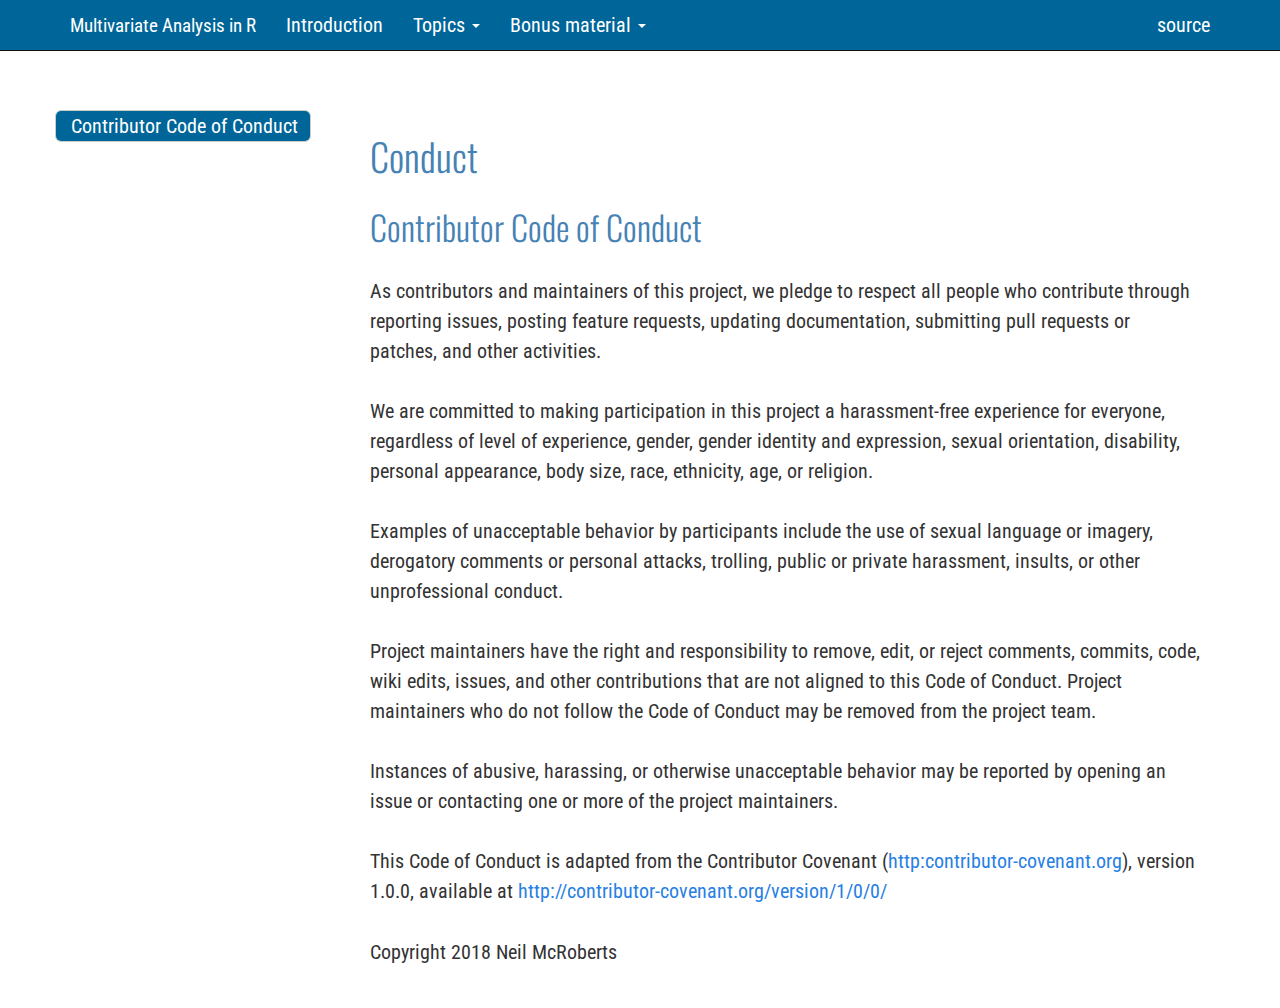
<file: docs/CONDUCT.html>
<!DOCTYPE html>

<html>

<head>

<meta charset="utf-8" />
<meta name="generator" content="pandoc" />
<meta http-equiv="X-UA-Compatible" content="IE=EDGE" />




<title>Conduct</title>

<script src="site_libs/header-attrs-2.26/header-attrs.js"></script>
<script src="site_libs/jquery-3.6.0/jquery-3.6.0.min.js"></script>
<meta name="viewport" content="width=device-width, initial-scale=1" />
<link href="site_libs/bootstrap-3.3.5/css/cosmo.min.css" rel="stylesheet" />
<script src="site_libs/bootstrap-3.3.5/js/bootstrap.min.js"></script>
<script src="site_libs/bootstrap-3.3.5/shim/html5shiv.min.js"></script>
<script src="site_libs/bootstrap-3.3.5/shim/respond.min.js"></script>
<style>h1 {font-size: 34px;}
       h1.title {font-size: 38px;}
       h2 {font-size: 30px;}
       h3 {font-size: 24px;}
       h4 {font-size: 18px;}
       h5 {font-size: 16px;}
       h6 {font-size: 12px;}
       code {color: inherit; background-color: rgba(0, 0, 0, 0.04);}
       pre:not([class]) { background-color: white }</style>
<script src="site_libs/jqueryui-1.13.2/jquery-ui.min.js"></script>
<link href="site_libs/tocify-1.9.1/jquery.tocify.css" rel="stylesheet" />
<script src="site_libs/tocify-1.9.1/jquery.tocify.js"></script>
<script src="site_libs/navigation-1.1/tabsets.js"></script>
<link href="site_libs/highlightjs-9.12.0/textmate.css" rel="stylesheet" />
<script src="site_libs/highlightjs-9.12.0/highlight.js"></script>
<link href="site_libs/pagedtable-1.1/css/pagedtable.css" rel="stylesheet" />
<script src="site_libs/pagedtable-1.1/js/pagedtable.js"></script>

<style type="text/css">
  code{white-space: pre-wrap;}
  span.smallcaps{font-variant: small-caps;}
  span.underline{text-decoration: underline;}
  div.column{display: inline-block; vertical-align: top; width: 50%;}
  div.hanging-indent{margin-left: 1.5em; text-indent: -1.5em;}
  ul.task-list{list-style: none;}
    </style>

<style type="text/css">code{white-space: pre;}</style>
<script type="text/javascript">
if (window.hljs) {
  hljs.configure({languages: []});
  hljs.initHighlightingOnLoad();
  if (document.readyState && document.readyState === "complete") {
    window.setTimeout(function() { hljs.initHighlighting(); }, 0);
  }
}
</script>






<link rel="stylesheet" href="style.css" type="text/css" />



<style type = "text/css">
.main-container {
  max-width: 940px;
  margin-left: auto;
  margin-right: auto;
}
img {
  max-width:100%;
}
.tabbed-pane {
  padding-top: 12px;
}
.html-widget {
  margin-bottom: 20px;
}
button.code-folding-btn:focus {
  outline: none;
}
summary {
  display: list-item;
}
details > summary > p:only-child {
  display: inline;
}
pre code {
  padding: 0;
}
</style>


<style type="text/css">
.dropdown-submenu {
  position: relative;
}
.dropdown-submenu>.dropdown-menu {
  top: 0;
  left: 100%;
  margin-top: -6px;
  margin-left: -1px;
  border-radius: 0 6px 6px 6px;
}
.dropdown-submenu:hover>.dropdown-menu {
  display: block;
}
.dropdown-submenu>a:after {
  display: block;
  content: " ";
  float: right;
  width: 0;
  height: 0;
  border-color: transparent;
  border-style: solid;
  border-width: 5px 0 5px 5px;
  border-left-color: #cccccc;
  margin-top: 5px;
  margin-right: -10px;
}
.dropdown-submenu:hover>a:after {
  border-left-color: #adb5bd;
}
.dropdown-submenu.pull-left {
  float: none;
}
.dropdown-submenu.pull-left>.dropdown-menu {
  left: -100%;
  margin-left: 10px;
  border-radius: 6px 0 6px 6px;
}
</style>

<script type="text/javascript">
// manage active state of menu based on current page
$(document).ready(function () {
  // active menu anchor
  href = window.location.pathname
  href = href.substr(href.lastIndexOf('/') + 1)
  if (href === "")
    href = "index.html";
  var menuAnchor = $('a[href="' + href + '"]');

  // mark the anchor link active (and if it's in a dropdown, also mark that active)
  var dropdown = menuAnchor.closest('li.dropdown');
  if (window.bootstrap) { // Bootstrap 4+
    menuAnchor.addClass('active');
    dropdown.find('> .dropdown-toggle').addClass('active');
  } else { // Bootstrap 3
    menuAnchor.parent().addClass('active');
    dropdown.addClass('active');
  }

  // Navbar adjustments
  var navHeight = $(".navbar").first().height() + 15;
  var style = document.createElement('style');
  var pt = "padding-top: " + navHeight + "px; ";
  var mt = "margin-top: -" + navHeight + "px; ";
  var css = "";
  // offset scroll position for anchor links (for fixed navbar)
  for (var i = 1; i <= 6; i++) {
    css += ".section h" + i + "{ " + pt + mt + "}\n";
  }
  style.innerHTML = "body {" + pt + "padding-bottom: 40px; }\n" + css;
  document.head.appendChild(style);
});
</script>

<!-- tabsets -->

<style type="text/css">
.tabset-dropdown > .nav-tabs {
  display: inline-table;
  max-height: 500px;
  min-height: 44px;
  overflow-y: auto;
  border: 1px solid #ddd;
  border-radius: 4px;
}

.tabset-dropdown > .nav-tabs > li.active:before, .tabset-dropdown > .nav-tabs.nav-tabs-open:before {
  content: "\e259";
  font-family: 'Glyphicons Halflings';
  display: inline-block;
  padding: 10px;
  border-right: 1px solid #ddd;
}

.tabset-dropdown > .nav-tabs.nav-tabs-open > li.active:before {
  content: "\e258";
  font-family: 'Glyphicons Halflings';
  border: none;
}

.tabset-dropdown > .nav-tabs > li.active {
  display: block;
}

.tabset-dropdown > .nav-tabs > li > a,
.tabset-dropdown > .nav-tabs > li > a:focus,
.tabset-dropdown > .nav-tabs > li > a:hover {
  border: none;
  display: inline-block;
  border-radius: 4px;
  background-color: transparent;
}

.tabset-dropdown > .nav-tabs.nav-tabs-open > li {
  display: block;
  float: none;
}

.tabset-dropdown > .nav-tabs > li {
  display: none;
}
</style>

<!-- code folding -->



<style type="text/css">

#TOC {
  margin: 25px 0px 20px 0px;
}
@media (max-width: 768px) {
#TOC {
  position: relative;
  width: 100%;
}
}

@media print {
.toc-content {
  /* see https://github.com/w3c/csswg-drafts/issues/4434 */
  float: right;
}
}

.toc-content {
  padding-left: 30px;
  padding-right: 40px;
}

div.main-container {
  max-width: 1200px;
}

div.tocify {
  width: 20%;
  max-width: 260px;
  max-height: 85%;
}

@media (min-width: 768px) and (max-width: 991px) {
  div.tocify {
    width: 25%;
  }
}

@media (max-width: 767px) {
  div.tocify {
    width: 100%;
    max-width: none;
  }
}

.tocify ul, .tocify li {
  line-height: 20px;
}

.tocify-subheader .tocify-item {
  font-size: 0.90em;
}

.tocify .list-group-item {
  border-radius: 0px;
}

.tocify-subheader {
  display: inline;
}
.tocify-subheader .tocify-item {
  font-size: 0.95em;
}

</style>



</head>

<body>


<div class="container-fluid main-container">


<!-- setup 3col/9col grid for toc_float and main content  -->
<div class="row">
<div class="col-xs-12 col-sm-4 col-md-3">
<div id="TOC" class="tocify">
</div>
</div>

<div class="toc-content col-xs-12 col-sm-8 col-md-9">




<div class="navbar navbar-default  navbar-fixed-top" role="navigation">
  <div class="container">
    <div class="navbar-header">
      <button type="button" class="navbar-toggle collapsed" data-toggle="collapse" data-bs-toggle="collapse" data-target="#navbar" data-bs-target="#navbar">
        <span class="icon-bar"></span>
        <span class="icon-bar"></span>
        <span class="icon-bar"></span>
      </button>
      <a class="navbar-brand" href="index.html">Multivariate Analysis in R</a>
    </div>
    <div id="navbar" class="navbar-collapse collapse">
      <ul class="nav navbar-nav">
        <li>
  <a href="index.html">Introduction</a>
</li>
<li class="dropdown">
  <a href="#" class="dropdown-toggle" data-toggle="dropdown" role="button" data-bs-toggle="dropdown" aria-expanded="false">
    Topics
     
    <span class="caret"></span>
  </a>
  <ul class="dropdown-menu" role="menu">
    <li>
      <a href="1-MV_PCA.html">Principal Components Analysis</a>
    </li>
    <li>
      <a href="2-MV_PCO.html">Principal Coordinates Analysis</a>
    </li>
    <li>
      <a href="3-Cluster.html">Cluster analysis</a>
    </li>
    <li>
      <a href="4-PCA_PCO_cluster.html">Linking ordination and clustering</a>
    </li>
    <li>
      <a href="5-DA_Manova.html">Discriminant Analysis and Manova</a>
    </li>
  </ul>
</li>
<li class="dropdown">
  <a href="#" class="dropdown-toggle" data-toggle="dropdown" role="button" data-bs-toggle="dropdown" aria-expanded="false">
    Bonus material
     
    <span class="caret"></span>
  </a>
  <ul class="dropdown-menu" role="menu">
    <li>
      <a href="Intro_R.html">Introduction to R</a>
    </li>
  </ul>
</li>
      </ul>
      <ul class="nav navbar-nav navbar-right">
        <li>
  <a href="https://github.com/openplantpathology/OPP_workshop_Multivariate">
    <span class="fa fa-github-square"></span>
     
    source
  </a>
</li>
      </ul>
    </div><!--/.nav-collapse -->
  </div><!--/.container -->
</div><!--/.navbar -->

<div id="header">



<h1 class="title toc-ignore">Conduct</h1>

</div>


<div id="contributor-code-of-conduct" class="section level1">
<h1>Contributor Code of Conduct</h1>
<p>As contributors and maintainers of this project, we pledge to respect
all people who contribute through reporting issues, posting feature
requests, updating documentation, submitting pull requests or patches,
and other activities.</p>
<p>We are committed to making participation in this project a
harassment-free experience for everyone, regardless of level of
experience, gender, gender identity and expression, sexual orientation,
disability, personal appearance, body size, race, ethnicity, age, or
religion.</p>
<p>Examples of unacceptable behavior by participants include the use of
sexual language or imagery, derogatory comments or personal attacks,
trolling, public or private harassment, insults, or other unprofessional
conduct.</p>
<p>Project maintainers have the right and responsibility to remove,
edit, or reject comments, commits, code, wiki edits, issues, and other
contributions that are not aligned to this Code of Conduct. Project
maintainers who do not follow the Code of Conduct may be removed from
the project team.</p>
<p>Instances of abusive, harassing, or otherwise unacceptable behavior
may be reported by opening an issue or contacting one or more of the
project maintainers.</p>
<p>This Code of Conduct is adapted from the Contributor Covenant (<a
href="http:contributor-covenant.org"
class="uri">http:contributor-covenant.org</a>), version 1.0.0, available
at <a href="http://contributor-covenant.org/version/1/0/0/"
class="uri">http://contributor-covenant.org/version/1/0/0/</a></p>
</div>



Copyright 2018 Neil McRoberts


</div>
</div>

</div>

<script>

// add bootstrap table styles to pandoc tables
function bootstrapStylePandocTables() {
  $('tr.odd').parent('tbody').parent('table').addClass('table table-condensed');
}
$(document).ready(function () {
  bootstrapStylePandocTables();
});


</script>

<!-- tabsets -->

<script>
$(document).ready(function () {
  window.buildTabsets("TOC");
});

$(document).ready(function () {
  $('.tabset-dropdown > .nav-tabs > li').click(function () {
    $(this).parent().toggleClass('nav-tabs-open');
  });
});
</script>

<!-- code folding -->

<script>
$(document).ready(function ()  {

    // temporarily add toc-ignore selector to headers for the consistency with Pandoc
    $('.unlisted.unnumbered').addClass('toc-ignore')

    // move toc-ignore selectors from section div to header
    $('div.section.toc-ignore')
        .removeClass('toc-ignore')
        .children('h1,h2,h3,h4,h5').addClass('toc-ignore');

    // establish options
    var options = {
      selectors: "h1,h2,h3",
      theme: "bootstrap3",
      context: '.toc-content',
      hashGenerator: function (text) {
        return text.replace(/[.\\/?&!#<>]/g, '').replace(/\s/g, '_');
      },
      ignoreSelector: ".toc-ignore",
      scrollTo: 0
    };
    options.showAndHide = false;
    options.smoothScroll = false;

    // tocify
    var toc = $("#TOC").tocify(options).data("toc-tocify");
});
</script>

<!-- dynamically load mathjax for compatibility with self-contained -->
<script>
  (function () {
    var script = document.createElement("script");
    script.type = "text/javascript";
    script.src  = "https://mathjax.rstudio.com/latest/MathJax.js?config=TeX-AMS-MML_HTMLorMML";
    document.getElementsByTagName("head")[0].appendChild(script);
  })();
</script>

</body>
</html>
</file>
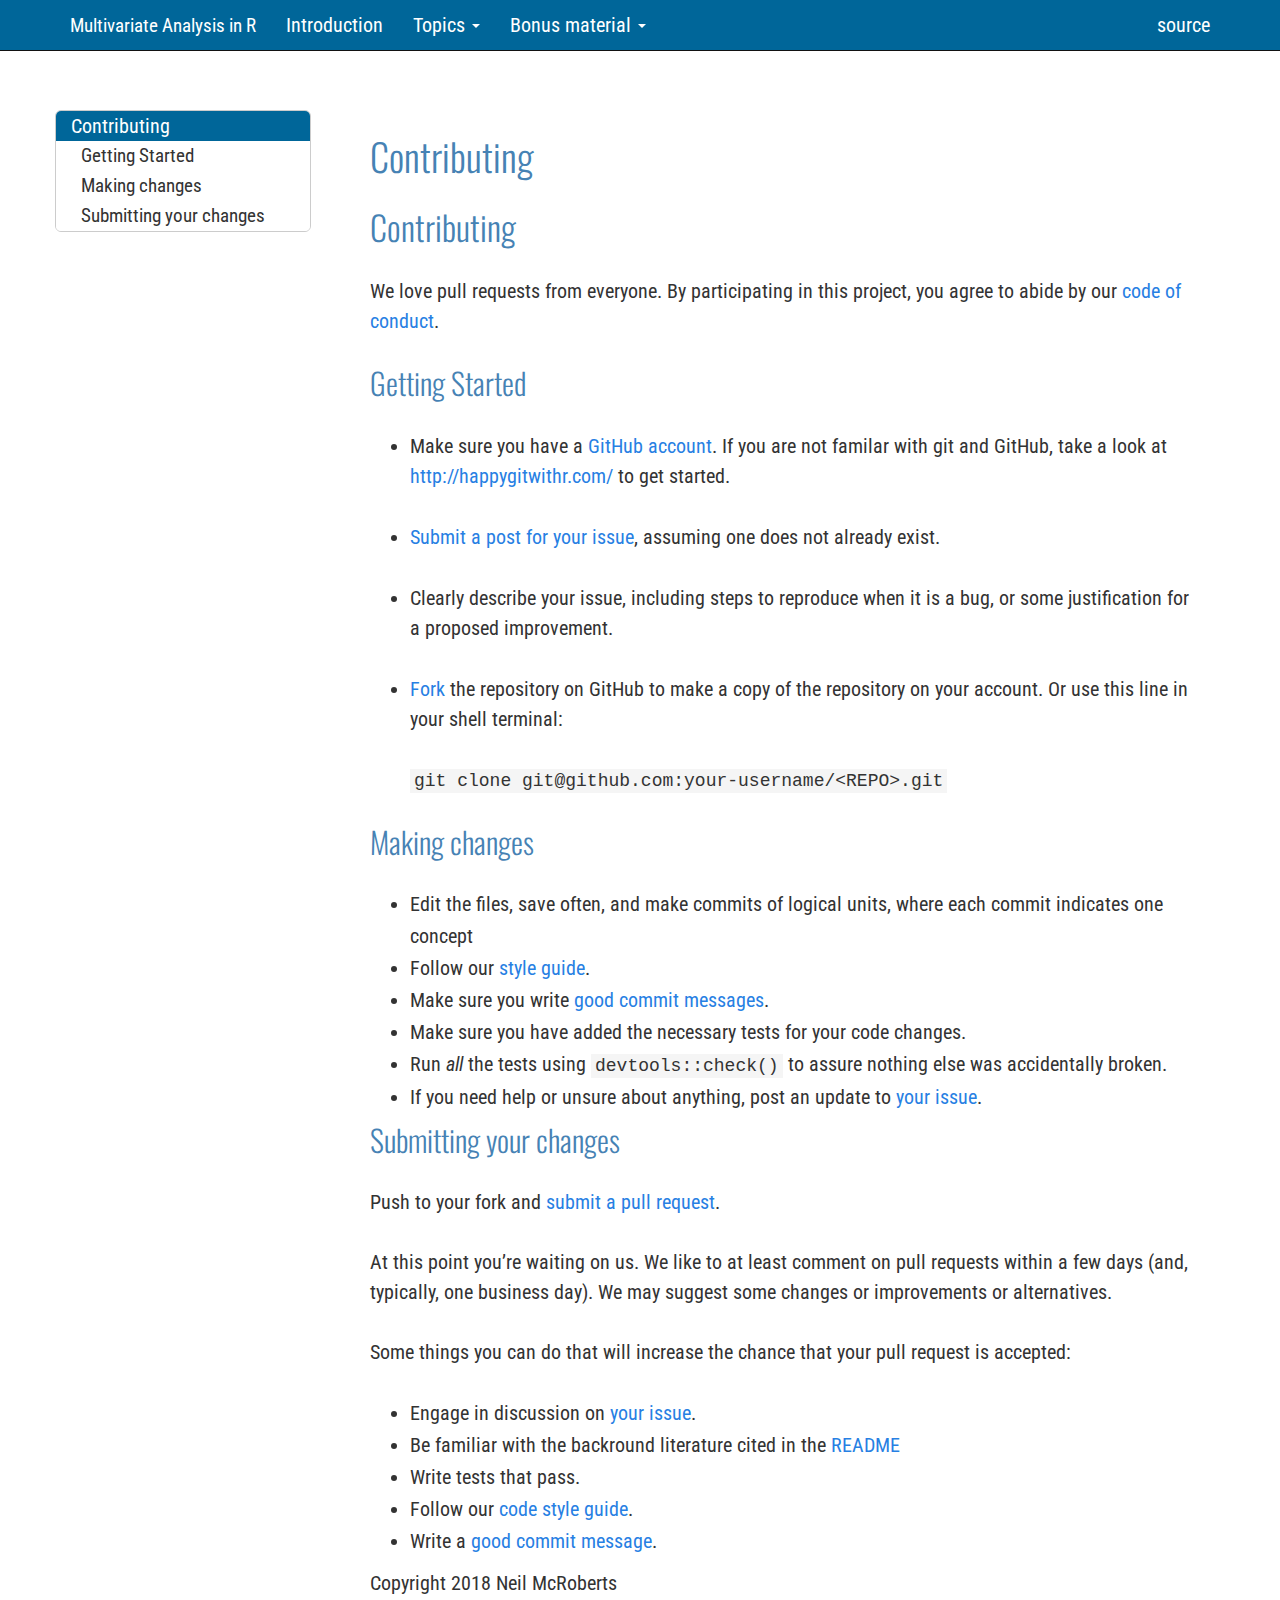
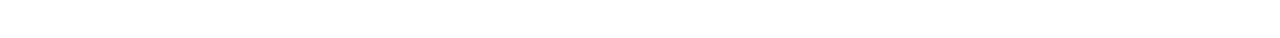
<file: docs/CONTRIBUTING.html>
<!DOCTYPE html>

<html>

<head>

<meta charset="utf-8" />
<meta name="generator" content="pandoc" />
<meta http-equiv="X-UA-Compatible" content="IE=EDGE" />




<title>Contributing</title>

<script src="site_libs/header-attrs-2.26/header-attrs.js"></script>
<script src="site_libs/jquery-3.6.0/jquery-3.6.0.min.js"></script>
<meta name="viewport" content="width=device-width, initial-scale=1" />
<link href="site_libs/bootstrap-3.3.5/css/cosmo.min.css" rel="stylesheet" />
<script src="site_libs/bootstrap-3.3.5/js/bootstrap.min.js"></script>
<script src="site_libs/bootstrap-3.3.5/shim/html5shiv.min.js"></script>
<script src="site_libs/bootstrap-3.3.5/shim/respond.min.js"></script>
<style>h1 {font-size: 34px;}
       h1.title {font-size: 38px;}
       h2 {font-size: 30px;}
       h3 {font-size: 24px;}
       h4 {font-size: 18px;}
       h5 {font-size: 16px;}
       h6 {font-size: 12px;}
       code {color: inherit; background-color: rgba(0, 0, 0, 0.04);}
       pre:not([class]) { background-color: white }</style>
<script src="site_libs/jqueryui-1.13.2/jquery-ui.min.js"></script>
<link href="site_libs/tocify-1.9.1/jquery.tocify.css" rel="stylesheet" />
<script src="site_libs/tocify-1.9.1/jquery.tocify.js"></script>
<script src="site_libs/navigation-1.1/tabsets.js"></script>
<link href="site_libs/highlightjs-9.12.0/textmate.css" rel="stylesheet" />
<script src="site_libs/highlightjs-9.12.0/highlight.js"></script>
<link href="site_libs/pagedtable-1.1/css/pagedtable.css" rel="stylesheet" />
<script src="site_libs/pagedtable-1.1/js/pagedtable.js"></script>

<style type="text/css">
  code{white-space: pre-wrap;}
  span.smallcaps{font-variant: small-caps;}
  span.underline{text-decoration: underline;}
  div.column{display: inline-block; vertical-align: top; width: 50%;}
  div.hanging-indent{margin-left: 1.5em; text-indent: -1.5em;}
  ul.task-list{list-style: none;}
    </style>

<style type="text/css">code{white-space: pre;}</style>
<script type="text/javascript">
if (window.hljs) {
  hljs.configure({languages: []});
  hljs.initHighlightingOnLoad();
  if (document.readyState && document.readyState === "complete") {
    window.setTimeout(function() { hljs.initHighlighting(); }, 0);
  }
}
</script>






<link rel="stylesheet" href="style.css" type="text/css" />



<style type = "text/css">
.main-container {
  max-width: 940px;
  margin-left: auto;
  margin-right: auto;
}
img {
  max-width:100%;
}
.tabbed-pane {
  padding-top: 12px;
}
.html-widget {
  margin-bottom: 20px;
}
button.code-folding-btn:focus {
  outline: none;
}
summary {
  display: list-item;
}
details > summary > p:only-child {
  display: inline;
}
pre code {
  padding: 0;
}
</style>


<style type="text/css">
.dropdown-submenu {
  position: relative;
}
.dropdown-submenu>.dropdown-menu {
  top: 0;
  left: 100%;
  margin-top: -6px;
  margin-left: -1px;
  border-radius: 0 6px 6px 6px;
}
.dropdown-submenu:hover>.dropdown-menu {
  display: block;
}
.dropdown-submenu>a:after {
  display: block;
  content: " ";
  float: right;
  width: 0;
  height: 0;
  border-color: transparent;
  border-style: solid;
  border-width: 5px 0 5px 5px;
  border-left-color: #cccccc;
  margin-top: 5px;
  margin-right: -10px;
}
.dropdown-submenu:hover>a:after {
  border-left-color: #adb5bd;
}
.dropdown-submenu.pull-left {
  float: none;
}
.dropdown-submenu.pull-left>.dropdown-menu {
  left: -100%;
  margin-left: 10px;
  border-radius: 6px 0 6px 6px;
}
</style>

<script type="text/javascript">
// manage active state of menu based on current page
$(document).ready(function () {
  // active menu anchor
  href = window.location.pathname
  href = href.substr(href.lastIndexOf('/') + 1)
  if (href === "")
    href = "index.html";
  var menuAnchor = $('a[href="' + href + '"]');

  // mark the anchor link active (and if it's in a dropdown, also mark that active)
  var dropdown = menuAnchor.closest('li.dropdown');
  if (window.bootstrap) { // Bootstrap 4+
    menuAnchor.addClass('active');
    dropdown.find('> .dropdown-toggle').addClass('active');
  } else { // Bootstrap 3
    menuAnchor.parent().addClass('active');
    dropdown.addClass('active');
  }

  // Navbar adjustments
  var navHeight = $(".navbar").first().height() + 15;
  var style = document.createElement('style');
  var pt = "padding-top: " + navHeight + "px; ";
  var mt = "margin-top: -" + navHeight + "px; ";
  var css = "";
  // offset scroll position for anchor links (for fixed navbar)
  for (var i = 1; i <= 6; i++) {
    css += ".section h" + i + "{ " + pt + mt + "}\n";
  }
  style.innerHTML = "body {" + pt + "padding-bottom: 40px; }\n" + css;
  document.head.appendChild(style);
});
</script>

<!-- tabsets -->

<style type="text/css">
.tabset-dropdown > .nav-tabs {
  display: inline-table;
  max-height: 500px;
  min-height: 44px;
  overflow-y: auto;
  border: 1px solid #ddd;
  border-radius: 4px;
}

.tabset-dropdown > .nav-tabs > li.active:before, .tabset-dropdown > .nav-tabs.nav-tabs-open:before {
  content: "\e259";
  font-family: 'Glyphicons Halflings';
  display: inline-block;
  padding: 10px;
  border-right: 1px solid #ddd;
}

.tabset-dropdown > .nav-tabs.nav-tabs-open > li.active:before {
  content: "\e258";
  font-family: 'Glyphicons Halflings';
  border: none;
}

.tabset-dropdown > .nav-tabs > li.active {
  display: block;
}

.tabset-dropdown > .nav-tabs > li > a,
.tabset-dropdown > .nav-tabs > li > a:focus,
.tabset-dropdown > .nav-tabs > li > a:hover {
  border: none;
  display: inline-block;
  border-radius: 4px;
  background-color: transparent;
}

.tabset-dropdown > .nav-tabs.nav-tabs-open > li {
  display: block;
  float: none;
}

.tabset-dropdown > .nav-tabs > li {
  display: none;
}
</style>

<!-- code folding -->



<style type="text/css">

#TOC {
  margin: 25px 0px 20px 0px;
}
@media (max-width: 768px) {
#TOC {
  position: relative;
  width: 100%;
}
}

@media print {
.toc-content {
  /* see https://github.com/w3c/csswg-drafts/issues/4434 */
  float: right;
}
}

.toc-content {
  padding-left: 30px;
  padding-right: 40px;
}

div.main-container {
  max-width: 1200px;
}

div.tocify {
  width: 20%;
  max-width: 260px;
  max-height: 85%;
}

@media (min-width: 768px) and (max-width: 991px) {
  div.tocify {
    width: 25%;
  }
}

@media (max-width: 767px) {
  div.tocify {
    width: 100%;
    max-width: none;
  }
}

.tocify ul, .tocify li {
  line-height: 20px;
}

.tocify-subheader .tocify-item {
  font-size: 0.90em;
}

.tocify .list-group-item {
  border-radius: 0px;
}

.tocify-subheader {
  display: inline;
}
.tocify-subheader .tocify-item {
  font-size: 0.95em;
}

</style>



</head>

<body>


<div class="container-fluid main-container">


<!-- setup 3col/9col grid for toc_float and main content  -->
<div class="row">
<div class="col-xs-12 col-sm-4 col-md-3">
<div id="TOC" class="tocify">
</div>
</div>

<div class="toc-content col-xs-12 col-sm-8 col-md-9">




<div class="navbar navbar-default  navbar-fixed-top" role="navigation">
  <div class="container">
    <div class="navbar-header">
      <button type="button" class="navbar-toggle collapsed" data-toggle="collapse" data-bs-toggle="collapse" data-target="#navbar" data-bs-target="#navbar">
        <span class="icon-bar"></span>
        <span class="icon-bar"></span>
        <span class="icon-bar"></span>
      </button>
      <a class="navbar-brand" href="index.html">Multivariate Analysis in R</a>
    </div>
    <div id="navbar" class="navbar-collapse collapse">
      <ul class="nav navbar-nav">
        <li>
  <a href="index.html">Introduction</a>
</li>
<li class="dropdown">
  <a href="#" class="dropdown-toggle" data-toggle="dropdown" role="button" data-bs-toggle="dropdown" aria-expanded="false">
    Topics
     
    <span class="caret"></span>
  </a>
  <ul class="dropdown-menu" role="menu">
    <li>
      <a href="1-MV_PCA.html">Principal Components Analysis</a>
    </li>
    <li>
      <a href="2-MV_PCO.html">Principal Coordinates Analysis</a>
    </li>
    <li>
      <a href="3-Cluster.html">Cluster analysis</a>
    </li>
    <li>
      <a href="4-PCA_PCO_cluster.html">Linking ordination and clustering</a>
    </li>
    <li>
      <a href="5-DA_Manova.html">Discriminant Analysis and Manova</a>
    </li>
  </ul>
</li>
<li class="dropdown">
  <a href="#" class="dropdown-toggle" data-toggle="dropdown" role="button" data-bs-toggle="dropdown" aria-expanded="false">
    Bonus material
     
    <span class="caret"></span>
  </a>
  <ul class="dropdown-menu" role="menu">
    <li>
      <a href="Intro_R.html">Introduction to R</a>
    </li>
  </ul>
</li>
      </ul>
      <ul class="nav navbar-nav navbar-right">
        <li>
  <a href="https://github.com/openplantpathology/OPP_workshop_Multivariate">
    <span class="fa fa-github-square"></span>
     
    source
  </a>
</li>
      </ul>
    </div><!--/.nav-collapse -->
  </div><!--/.container -->
</div><!--/.navbar -->

<div id="header">



<h1 class="title toc-ignore">Contributing</h1>

</div>


<div id="contributing" class="section level1">
<h1>Contributing</h1>
<p>We love pull requests from everyone. By participating in this
project, you agree to abide by our <a href="CONDUCT.md">code of
conduct</a>.</p>
<div id="getting-started" class="section level2">
<h2>Getting Started</h2>
<ul>
<li><p>Make sure you have a <a
href="https://github.com/signup/free">GitHub account</a>. If you are not
familar with git and GitHub, take a look at <a
href="http://happygitwithr.com/"
class="uri">http://happygitwithr.com/</a> to get started.</p></li>
<li><p><a
href="https://github.com/%3CUSERNAME%3E/%3CREPO%3E/issues/">Submit a
post for your issue</a>, assuming one does not already exist.</p></li>
<li><p>Clearly describe your issue, including steps to reproduce when it
is a bug, or some justification for a proposed improvement.</p></li>
<li><p><a
href="https://github.com/%3CUSERNAME%3E/%3CREPO%3E/#fork-destination-box">Fork</a>
the repository on GitHub to make a copy of the repository on your
account. Or use this line in your shell terminal:</p>
<p><code>git clone git@github.com:your-username/&lt;REPO&gt;.git</code></p></li>
</ul>
</div>
<div id="making-changes" class="section level2">
<h2>Making changes</h2>
<ul>
<li>Edit the files, save often, and make commits of logical units, where
each commit indicates one concept</li>
<li>Follow our <a href="http://adv-r.had.co.nz/Style.html">style
guide</a>.</li>
<li>Make sure you write <a
href="http://tbaggery.com/2008/04/19/a-note-about-git-commit-messages.html">good
commit messages</a>.</li>
<li>Make sure you have added the necessary tests for your code
changes.</li>
<li>Run <em>all</em> the tests using <code>devtools::check()</code> to
assure nothing else was accidentally broken.</li>
<li>If you need help or unsure about anything, post an update to <a
href="https://github.com/%3CUSERNAME%3E/%3CREPO%3E/issues/">your
issue</a>.</li>
</ul>
</div>
<div id="submitting-your-changes" class="section level2">
<h2>Submitting your changes</h2>
<p>Push to your fork and <a
href="https://github.com/%3CUSERNAME%3E/%3CREPO%3E/compare/">submit a
pull request</a>.</p>
<p>At this point you’re waiting on us. We like to at least comment on
pull requests within a few days (and, typically, one business day). We
may suggest some changes or improvements or alternatives.</p>
<p>Some things you can do that will increase the chance that your pull
request is accepted:</p>
<ul>
<li>Engage in discussion on <a
href="https://github.com/%3CUSERNAME%3E/%3CREPO%3E/issues/">your
issue</a>.</li>
<li>Be familiar with the backround literature cited in the <a
href="README.Rmd">README</a></li>
<li>Write tests that pass.</li>
<li>Follow our <a href="http://adv-r.had.co.nz/Style.html">code style
guide</a>.</li>
<li>Write a <a
href="http://tbaggery.com/2008/04/19/a-note-about-git-commit-messages.html">good
commit message</a>.</li>
</ul>
</div>
</div>



Copyright 2018 Neil McRoberts


</div>
</div>

</div>

<script>

// add bootstrap table styles to pandoc tables
function bootstrapStylePandocTables() {
  $('tr.odd').parent('tbody').parent('table').addClass('table table-condensed');
}
$(document).ready(function () {
  bootstrapStylePandocTables();
});


</script>

<!-- tabsets -->

<script>
$(document).ready(function () {
  window.buildTabsets("TOC");
});

$(document).ready(function () {
  $('.tabset-dropdown > .nav-tabs > li').click(function () {
    $(this).parent().toggleClass('nav-tabs-open');
  });
});
</script>

<!-- code folding -->

<script>
$(document).ready(function ()  {

    // temporarily add toc-ignore selector to headers for the consistency with Pandoc
    $('.unlisted.unnumbered').addClass('toc-ignore')

    // move toc-ignore selectors from section div to header
    $('div.section.toc-ignore')
        .removeClass('toc-ignore')
        .children('h1,h2,h3,h4,h5').addClass('toc-ignore');

    // establish options
    var options = {
      selectors: "h1,h2,h3",
      theme: "bootstrap3",
      context: '.toc-content',
      hashGenerator: function (text) {
        return text.replace(/[.\\/?&!#<>]/g, '').replace(/\s/g, '_');
      },
      ignoreSelector: ".toc-ignore",
      scrollTo: 0
    };
    options.showAndHide = false;
    options.smoothScroll = false;

    // tocify
    var toc = $("#TOC").tocify(options).data("toc-tocify");
});
</script>

<!-- dynamically load mathjax for compatibility with self-contained -->
<script>
  (function () {
    var script = document.createElement("script");
    script.type = "text/javascript";
    script.src  = "https://mathjax.rstudio.com/latest/MathJax.js?config=TeX-AMS-MML_HTMLorMML";
    document.getElementsByTagName("head")[0].appendChild(script);
  })();
</script>

</body>
</html>
</file>
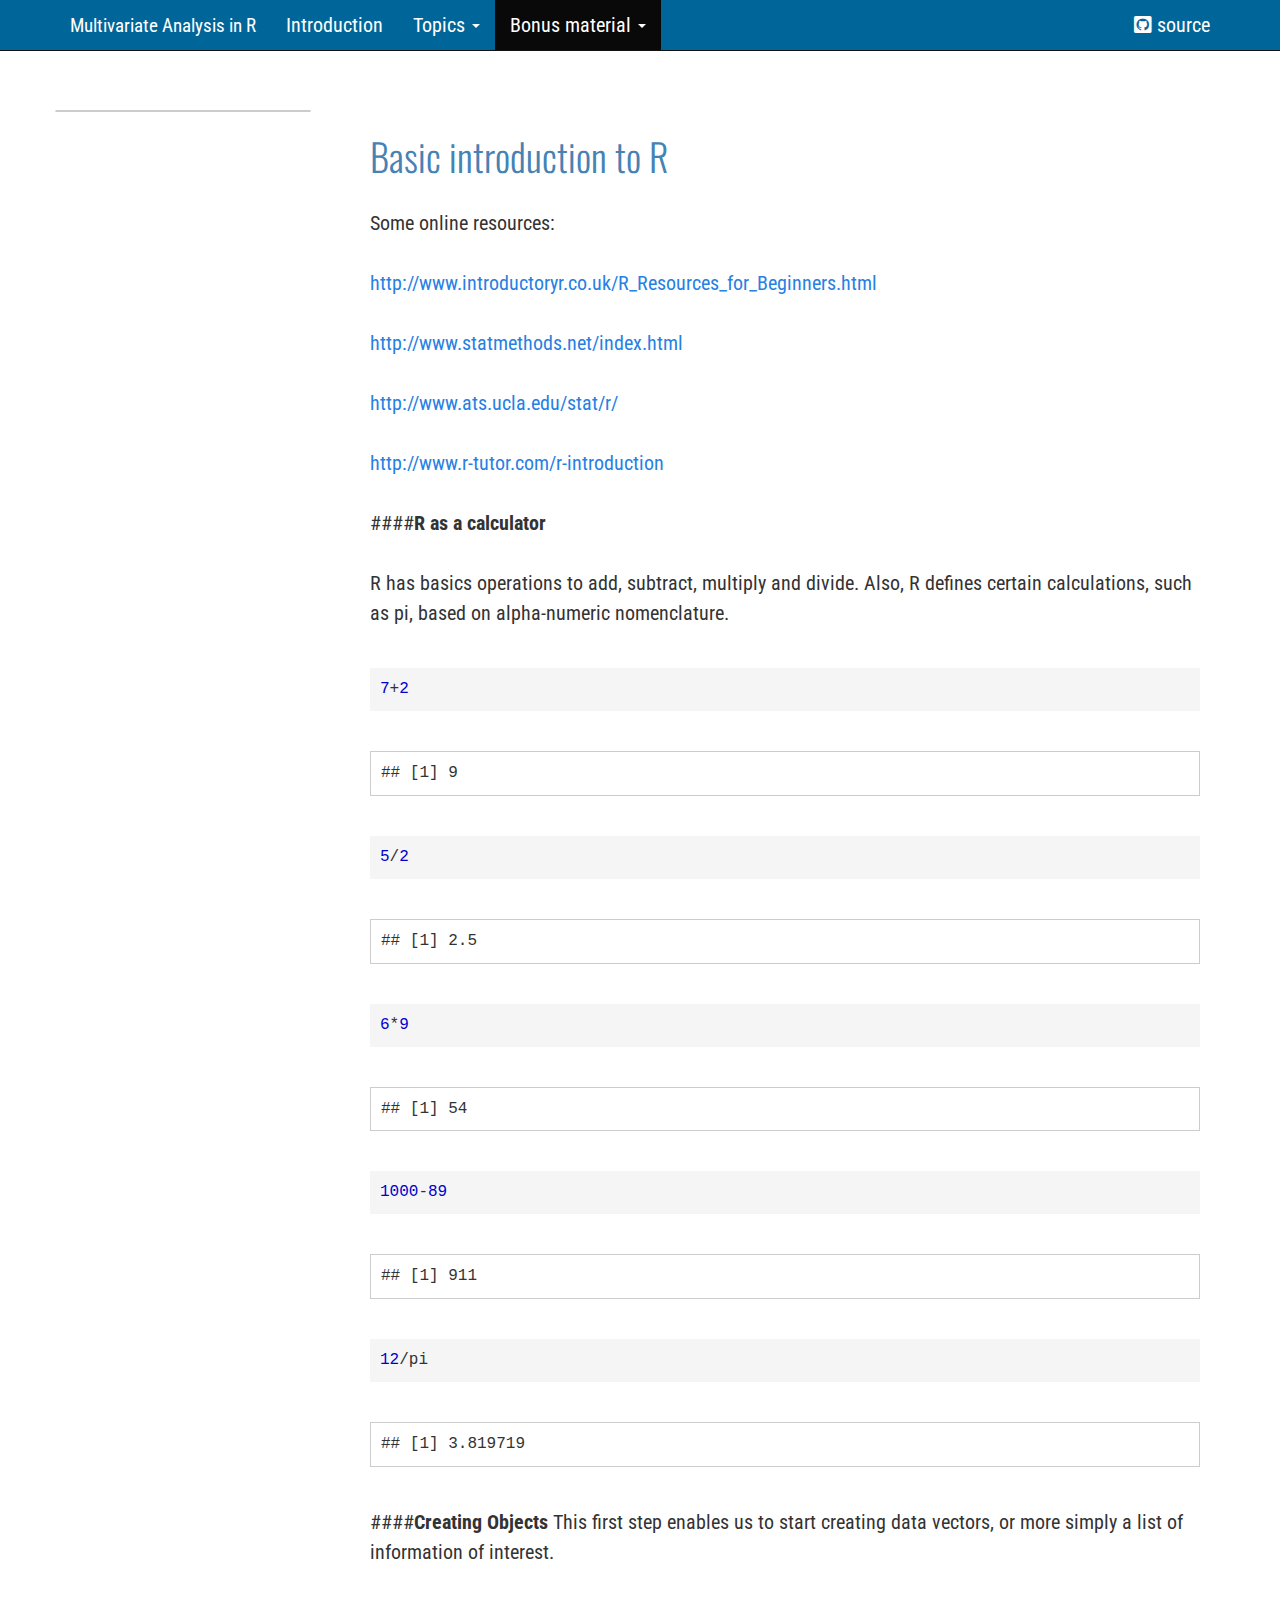
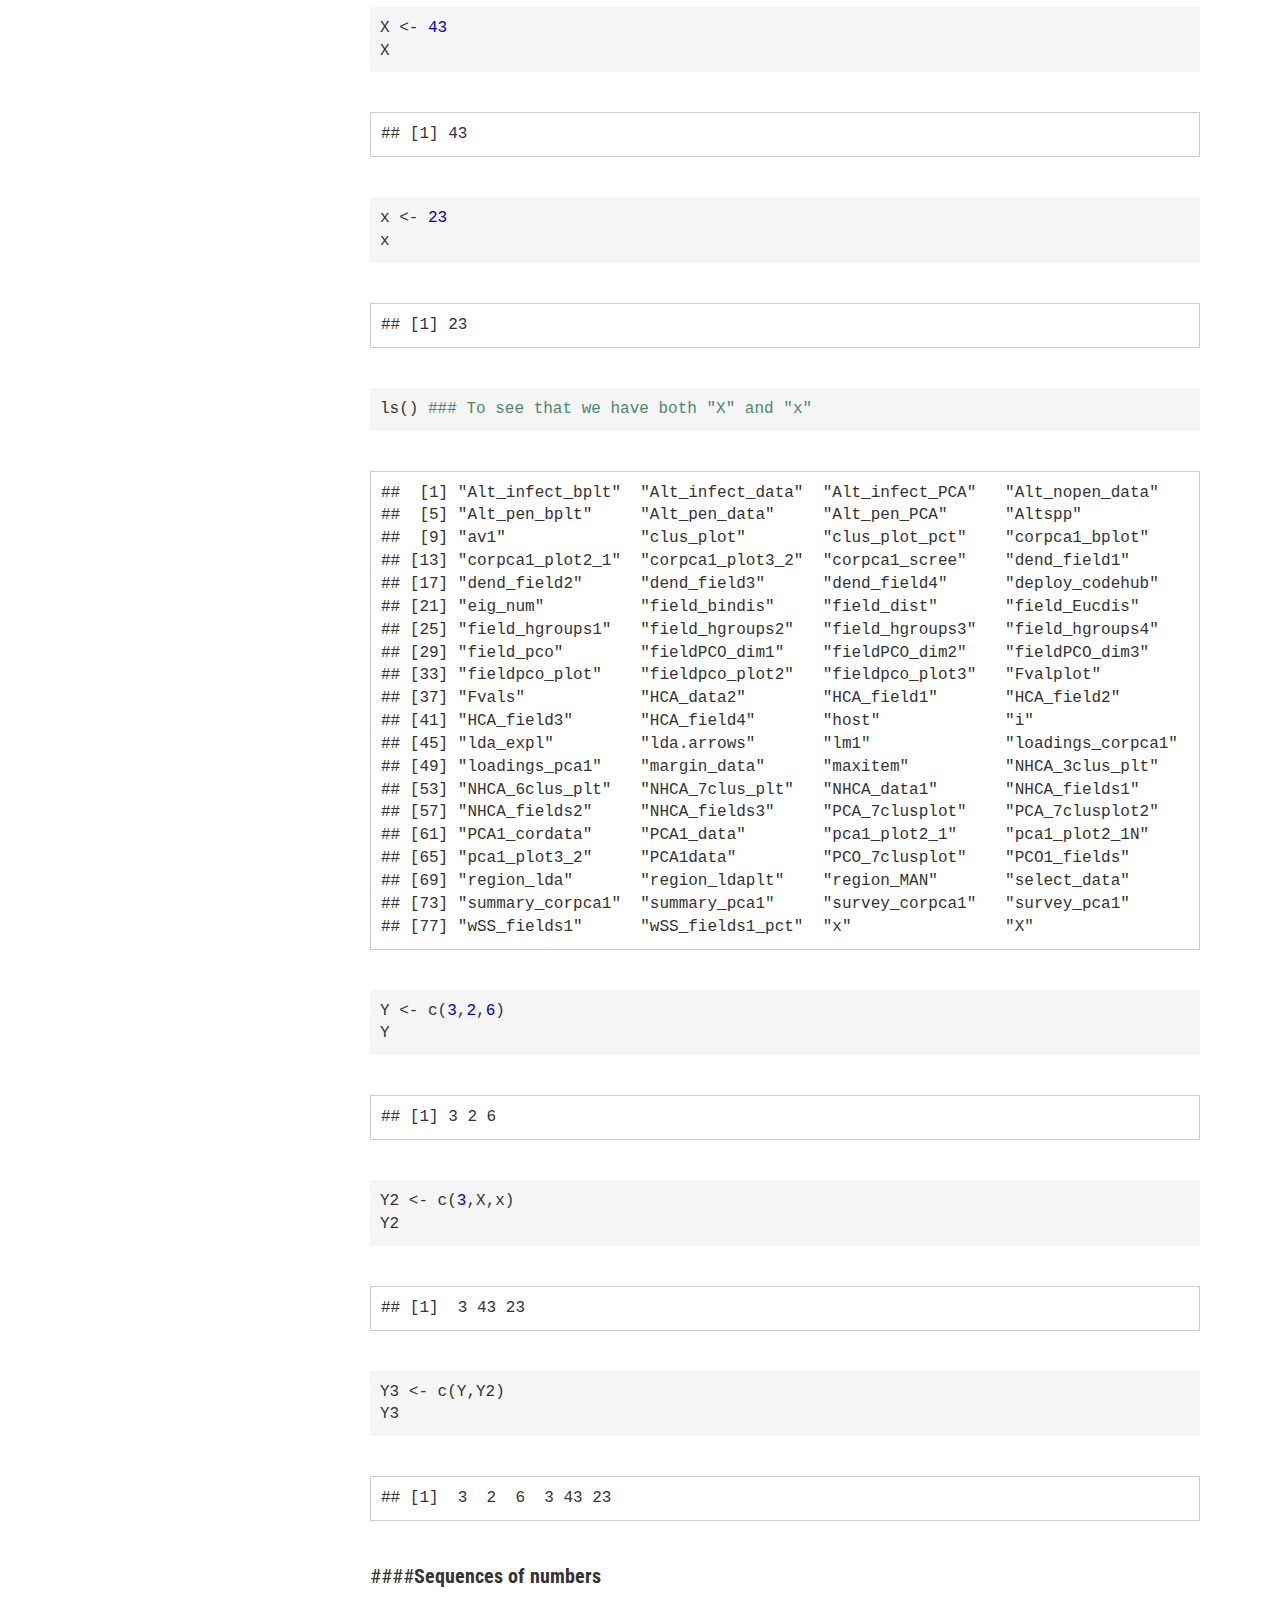
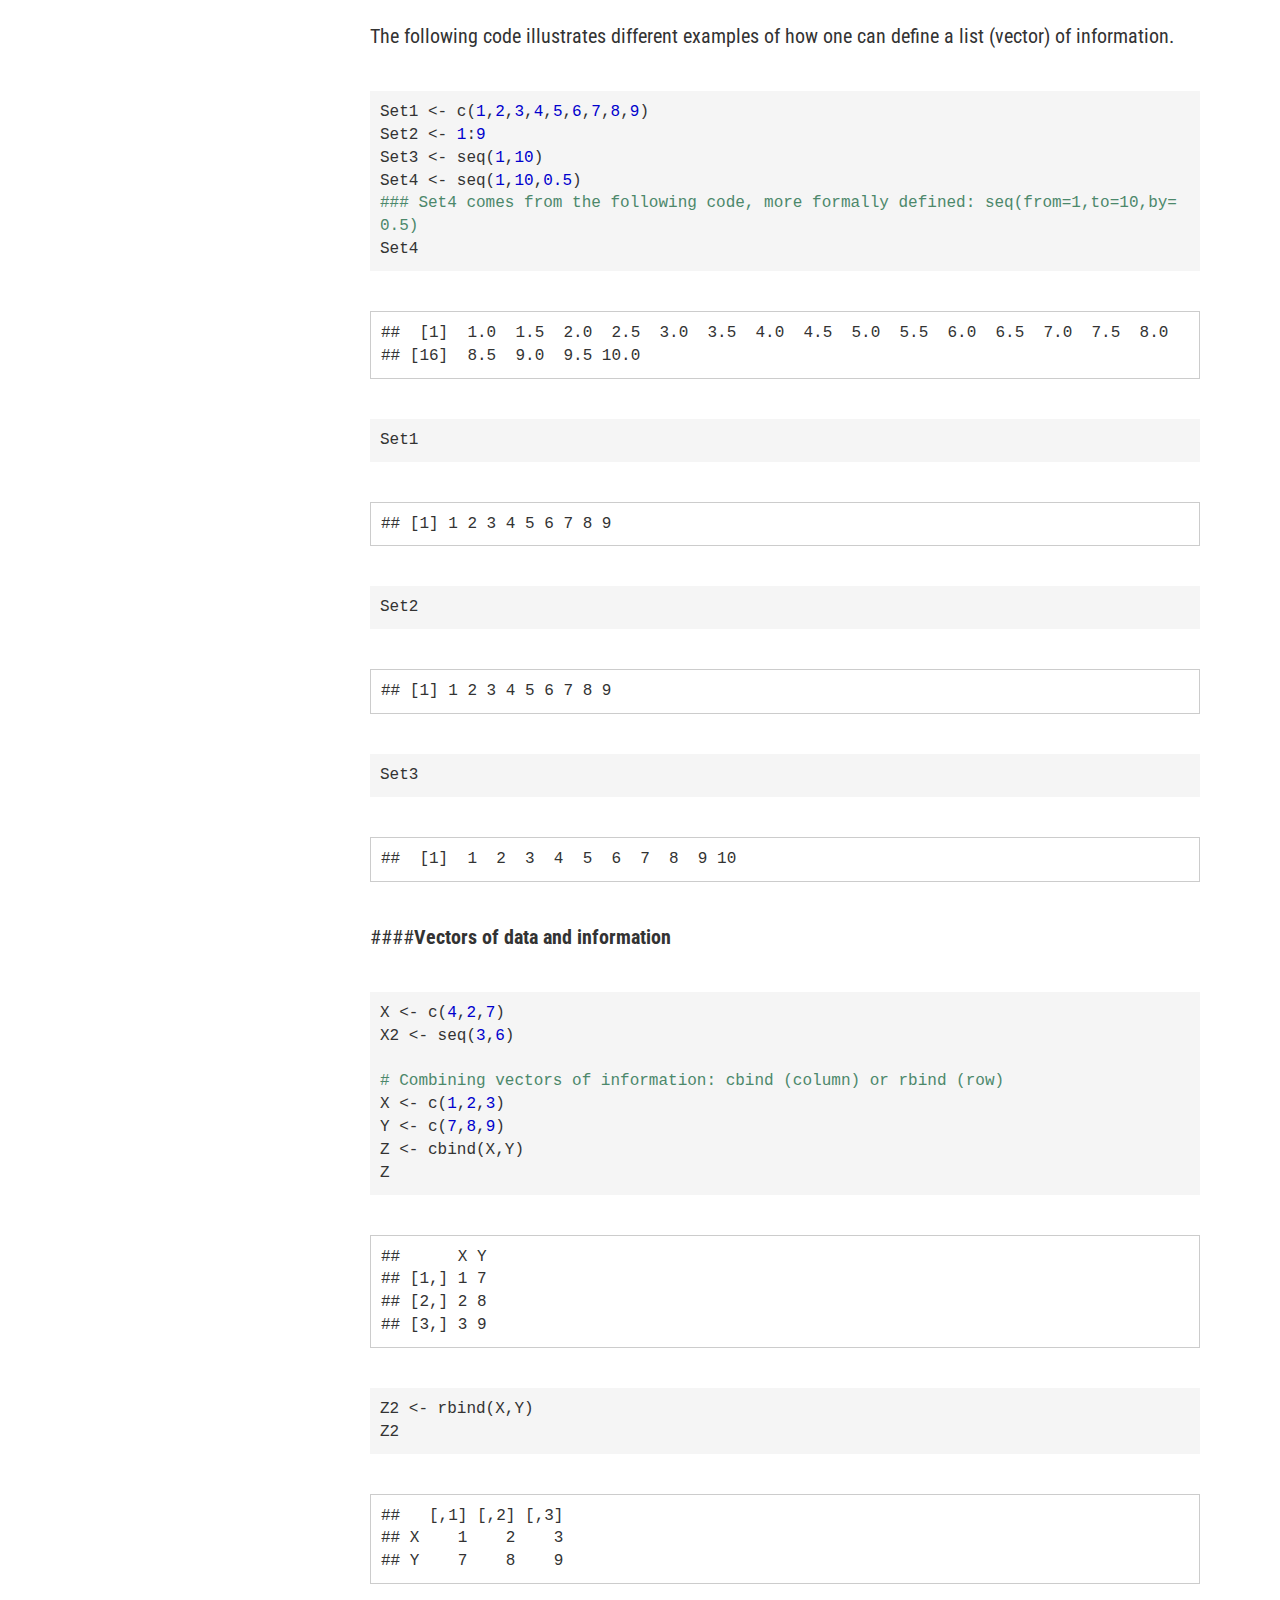
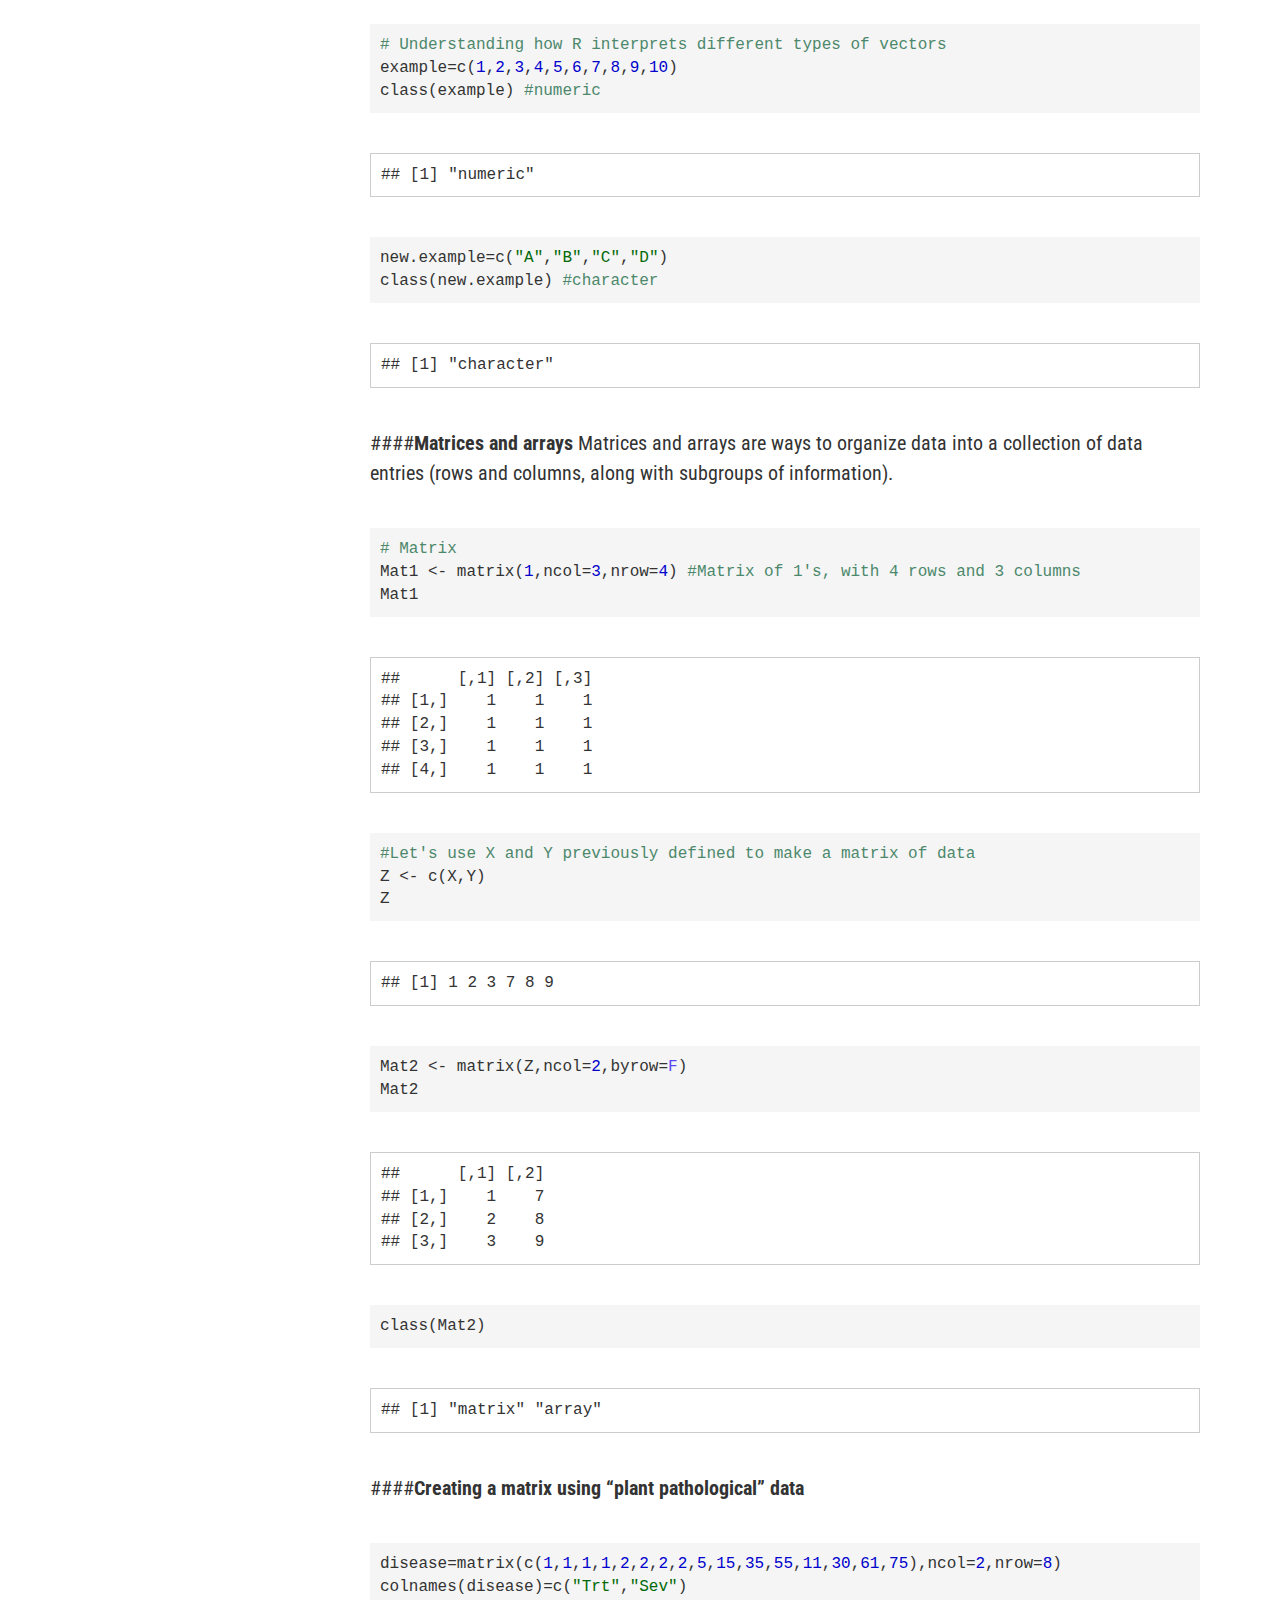
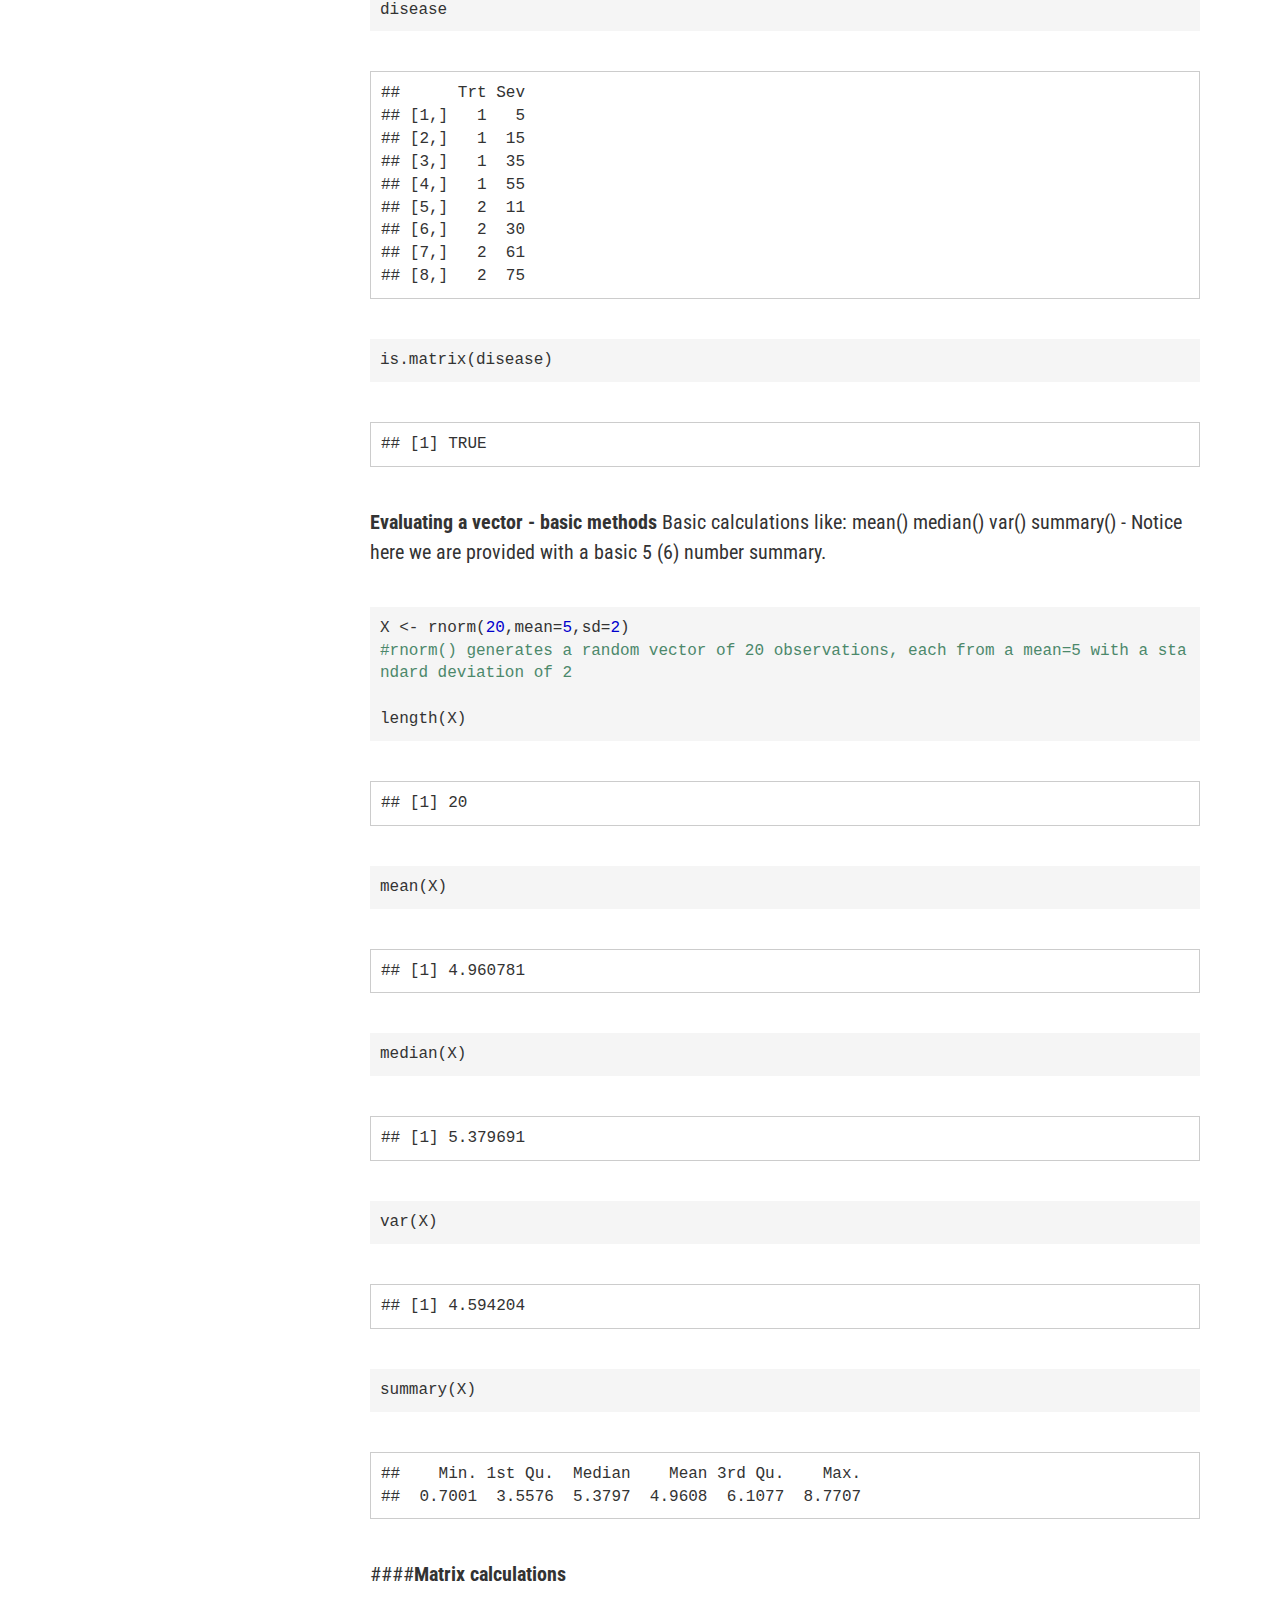
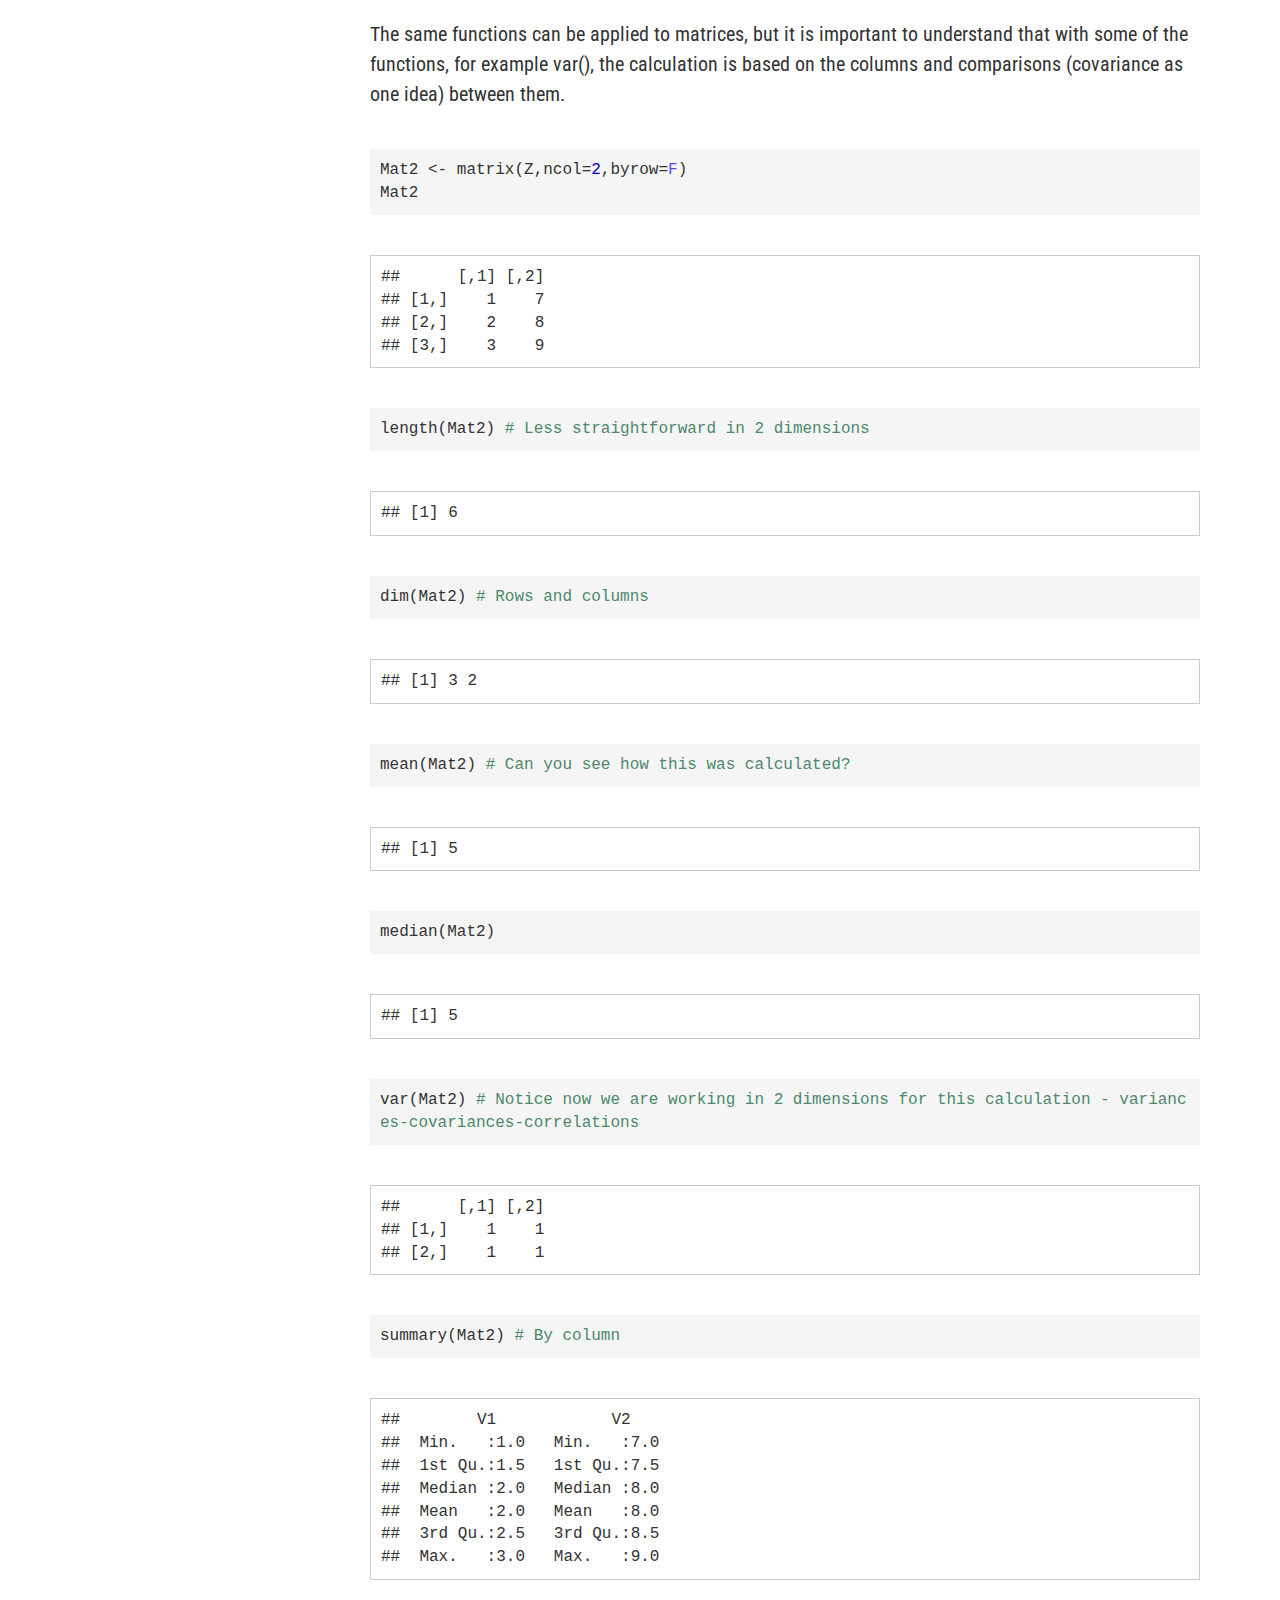
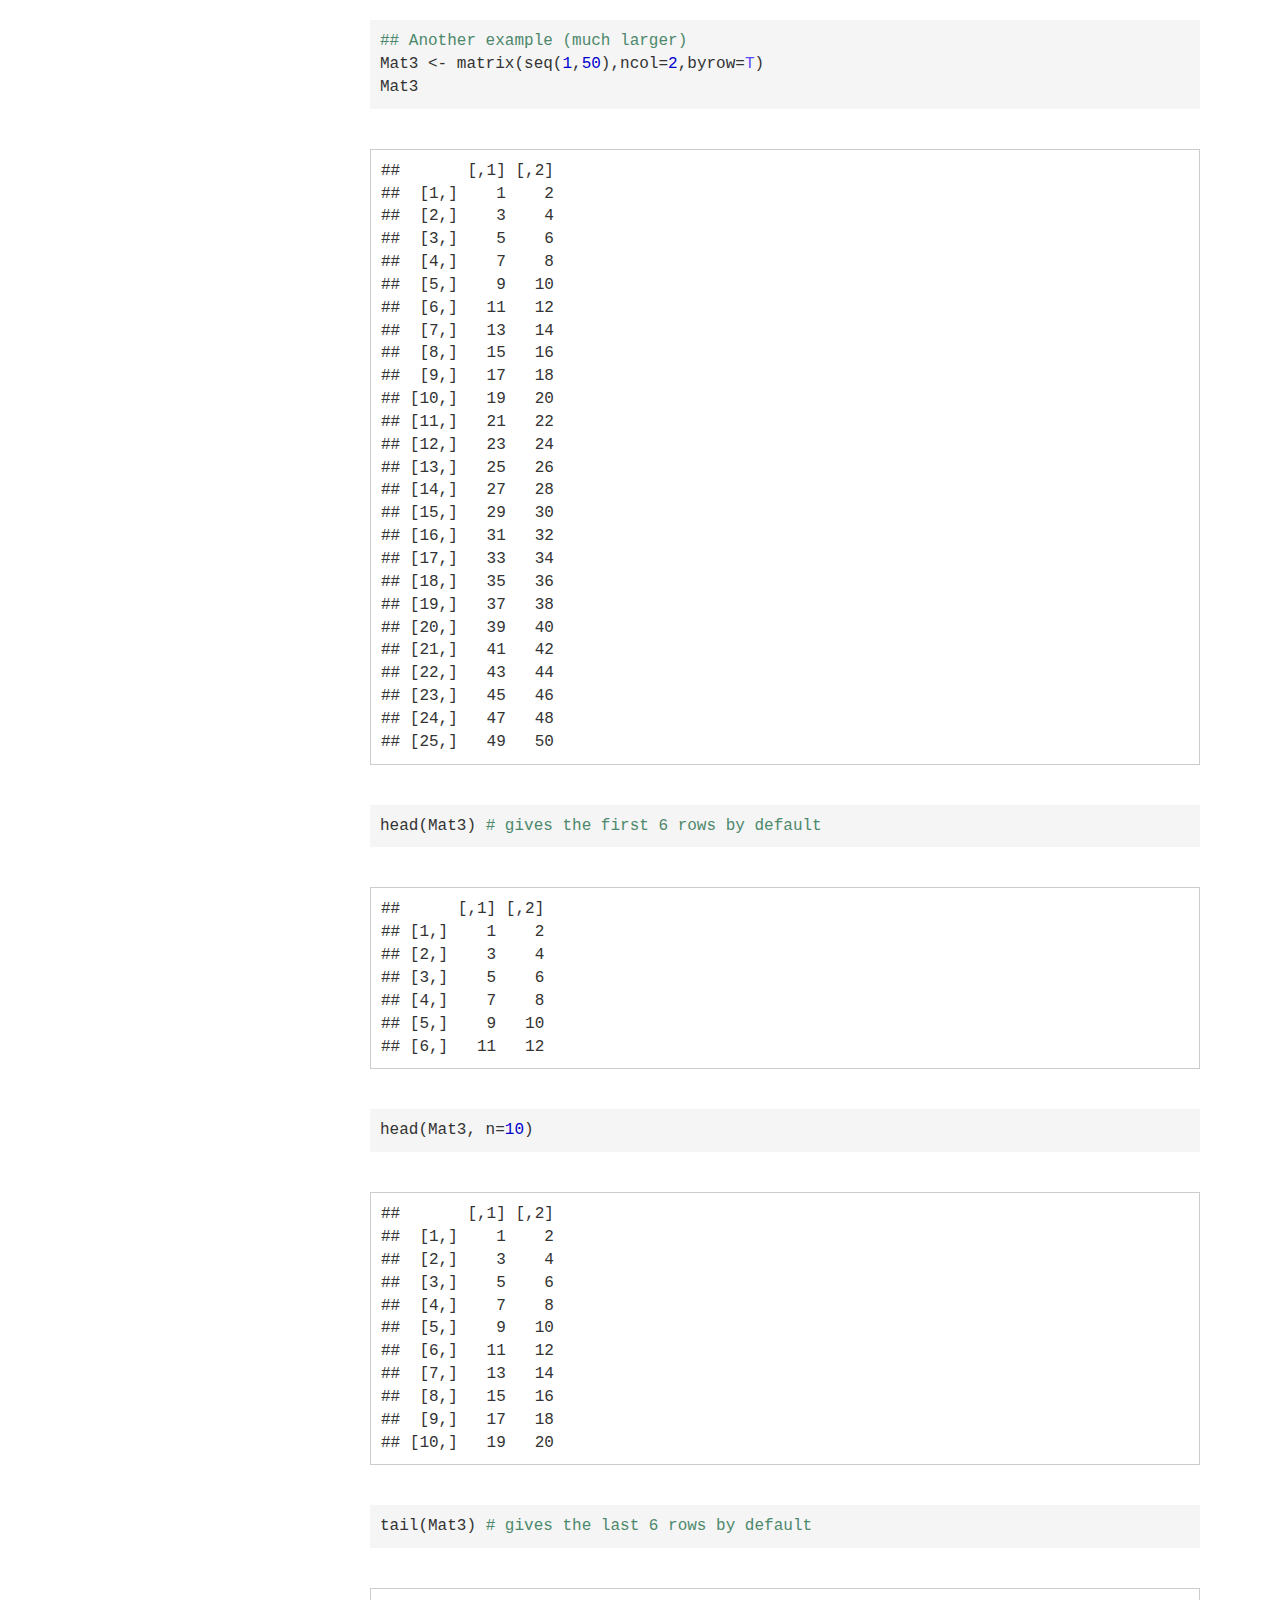
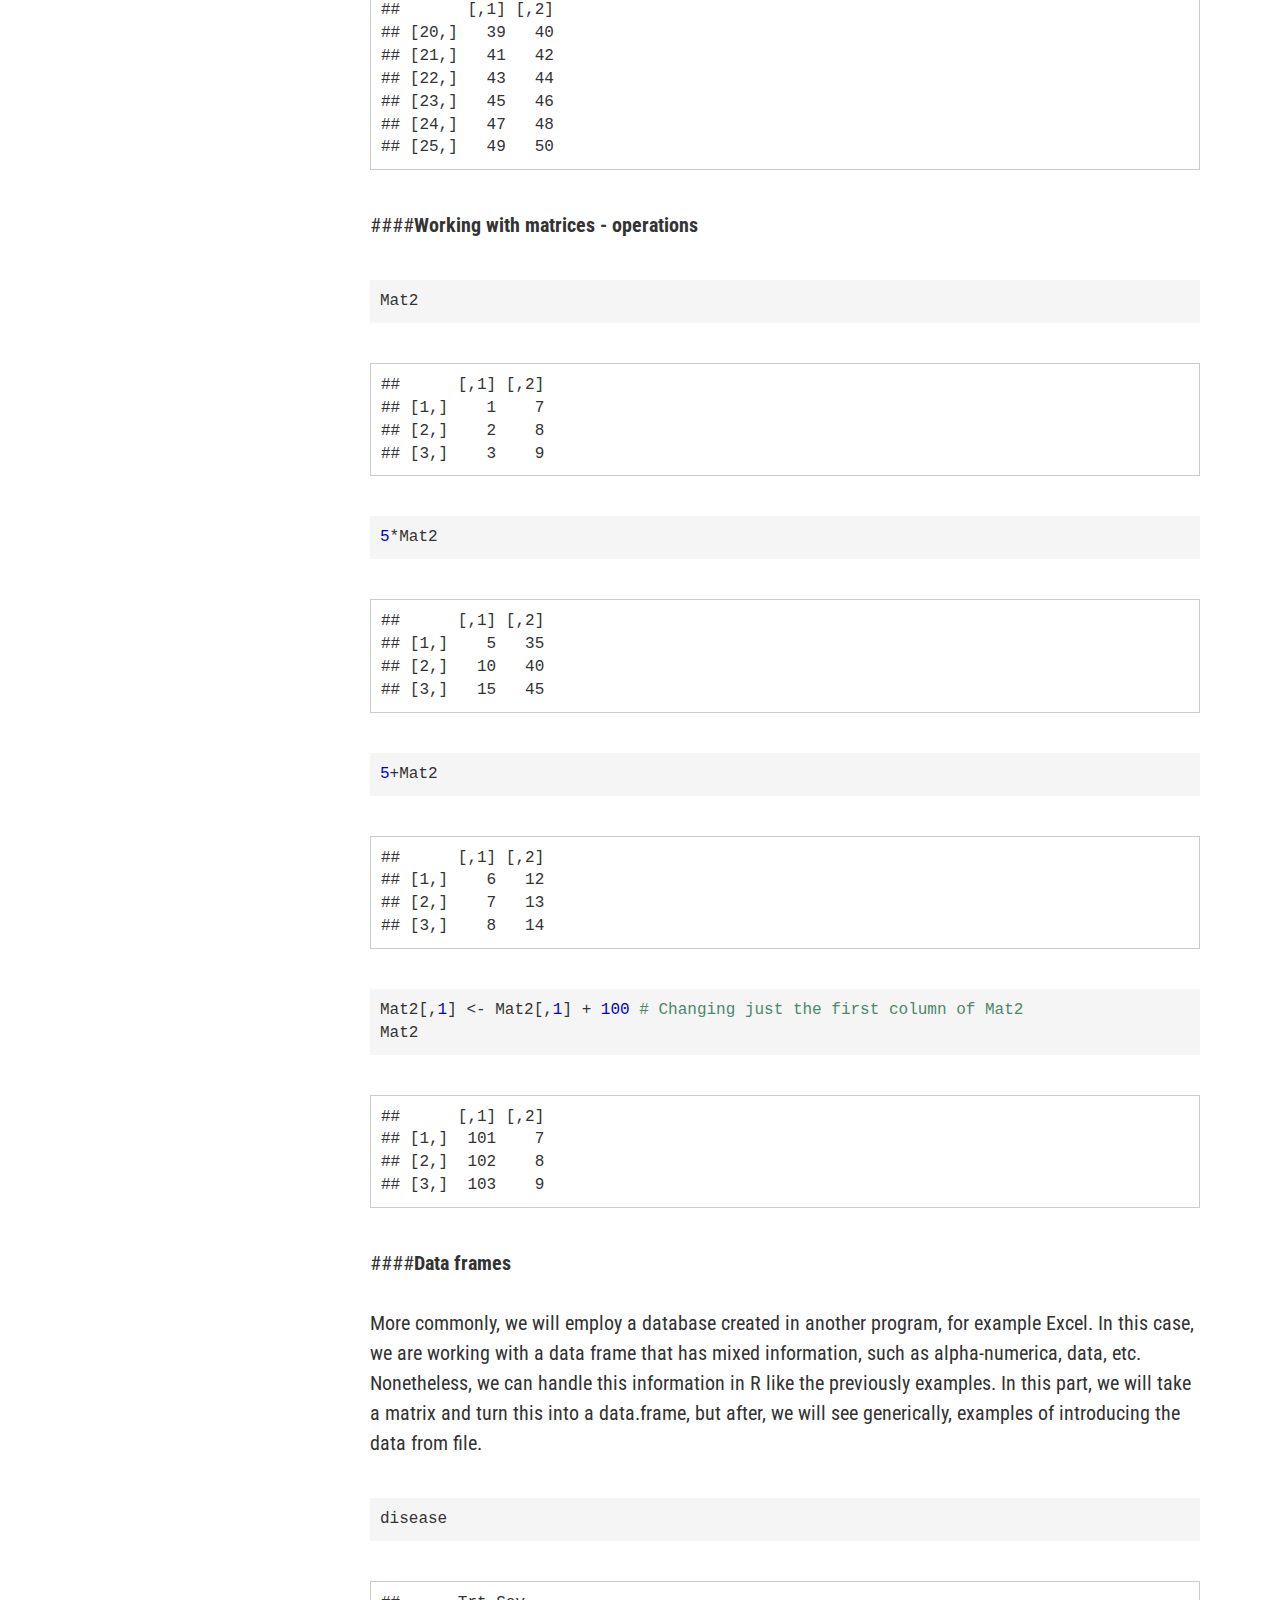
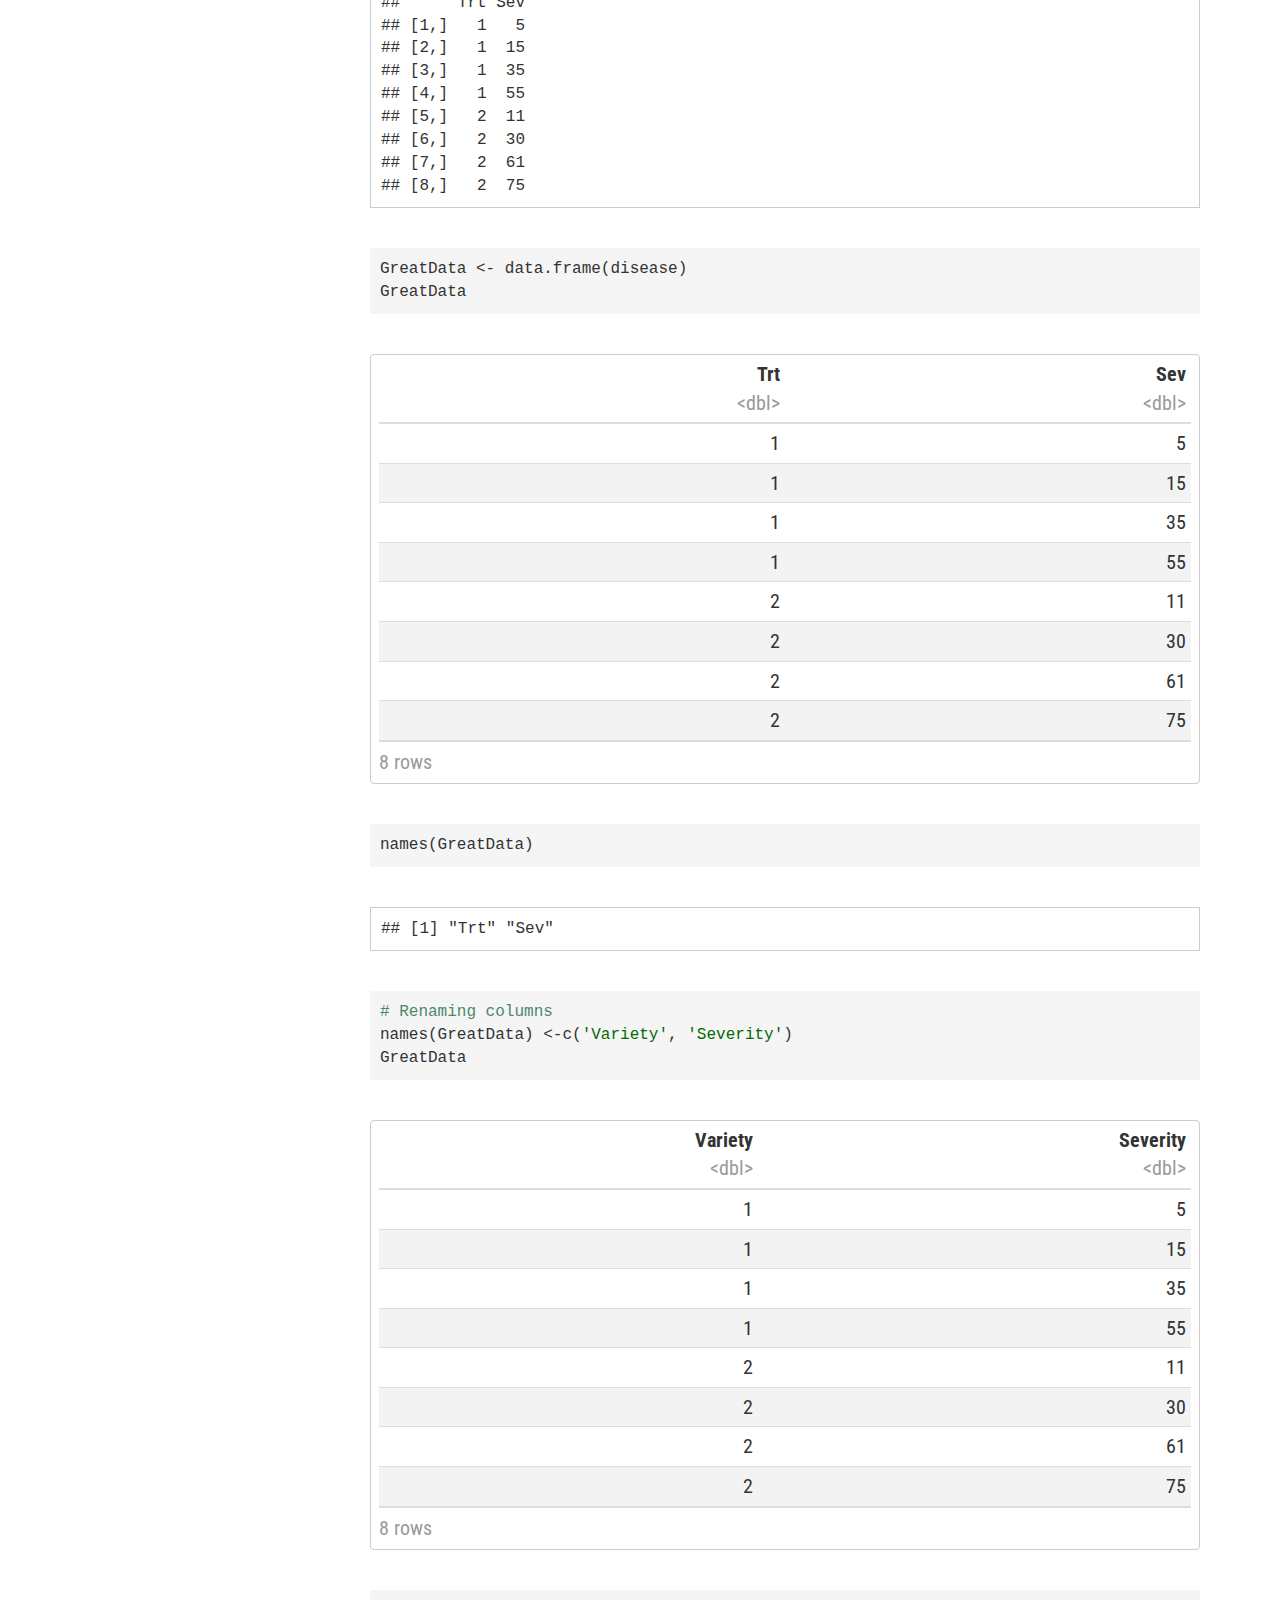
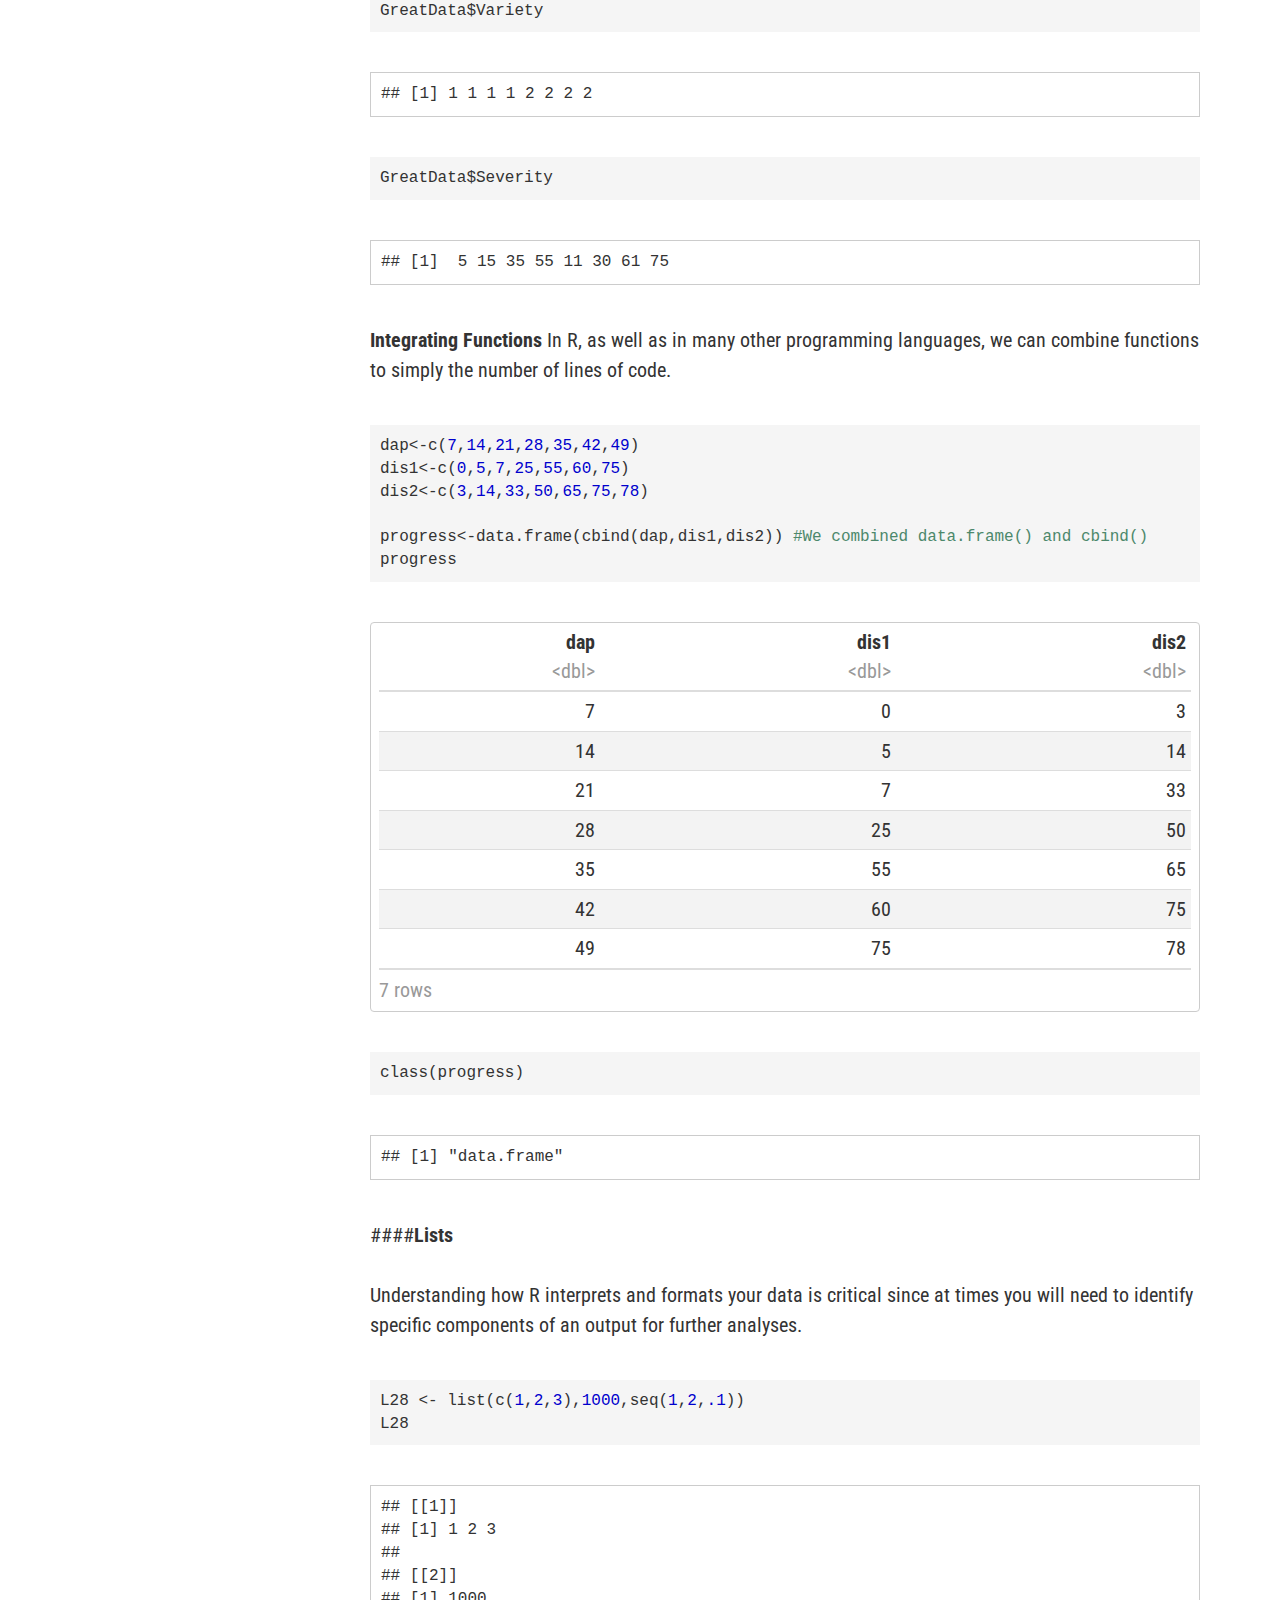
<file: docs/Intro_R.html>
<!DOCTYPE html>

<html>

<head>

<meta charset="utf-8" />
<meta name="generator" content="pandoc" />
<meta http-equiv="X-UA-Compatible" content="IE=EDGE" />




<title>Basic introduction to R</title>

<script src="site_libs/header-attrs-2.26/header-attrs.js"></script>
<script src="site_libs/jquery-3.6.0/jquery-3.6.0.min.js"></script>
<meta name="viewport" content="width=device-width, initial-scale=1" />
<link href="site_libs/bootstrap-3.3.5/css/cosmo.min.css" rel="stylesheet" />
<script src="site_libs/bootstrap-3.3.5/js/bootstrap.min.js"></script>
<script src="site_libs/bootstrap-3.3.5/shim/html5shiv.min.js"></script>
<script src="site_libs/bootstrap-3.3.5/shim/respond.min.js"></script>
<style>h1 {font-size: 34px;}
       h1.title {font-size: 38px;}
       h2 {font-size: 30px;}
       h3 {font-size: 24px;}
       h4 {font-size: 18px;}
       h5 {font-size: 16px;}
       h6 {font-size: 12px;}
       code {color: inherit; background-color: rgba(0, 0, 0, 0.04);}
       pre:not([class]) { background-color: white }</style>
<script src="site_libs/jqueryui-1.13.2/jquery-ui.min.js"></script>
<link href="site_libs/tocify-1.9.1/jquery.tocify.css" rel="stylesheet" />
<script src="site_libs/tocify-1.9.1/jquery.tocify.js"></script>
<script src="site_libs/navigation-1.1/tabsets.js"></script>
<link href="site_libs/highlightjs-9.12.0/textmate.css" rel="stylesheet" />
<script src="site_libs/highlightjs-9.12.0/highlight.js"></script>
<link href="site_libs/pagedtable-1.1/css/pagedtable.css" rel="stylesheet" />
<script src="site_libs/pagedtable-1.1/js/pagedtable.js"></script>
<link href="site_libs/font-awesome-6.4.2/css/all.min.css" rel="stylesheet" />
<link href="site_libs/font-awesome-6.4.2/css/v4-shims.min.css" rel="stylesheet" />

<style type="text/css">
  code{white-space: pre-wrap;}
  span.smallcaps{font-variant: small-caps;}
  span.underline{text-decoration: underline;}
  div.column{display: inline-block; vertical-align: top; width: 50%;}
  div.hanging-indent{margin-left: 1.5em; text-indent: -1.5em;}
  ul.task-list{list-style: none;}
    </style>

<style type="text/css">code{white-space: pre;}</style>
<script type="text/javascript">
if (window.hljs) {
  hljs.configure({languages: []});
  hljs.initHighlightingOnLoad();
  if (document.readyState && document.readyState === "complete") {
    window.setTimeout(function() { hljs.initHighlighting(); }, 0);
  }
}
</script>






<link rel="stylesheet" href="style.css" type="text/css" />



<style type = "text/css">
.main-container {
  max-width: 940px;
  margin-left: auto;
  margin-right: auto;
}
img {
  max-width:100%;
}
.tabbed-pane {
  padding-top: 12px;
}
.html-widget {
  margin-bottom: 20px;
}
button.code-folding-btn:focus {
  outline: none;
}
summary {
  display: list-item;
}
details > summary > p:only-child {
  display: inline;
}
pre code {
  padding: 0;
}
</style>


<style type="text/css">
.dropdown-submenu {
  position: relative;
}
.dropdown-submenu>.dropdown-menu {
  top: 0;
  left: 100%;
  margin-top: -6px;
  margin-left: -1px;
  border-radius: 0 6px 6px 6px;
}
.dropdown-submenu:hover>.dropdown-menu {
  display: block;
}
.dropdown-submenu>a:after {
  display: block;
  content: " ";
  float: right;
  width: 0;
  height: 0;
  border-color: transparent;
  border-style: solid;
  border-width: 5px 0 5px 5px;
  border-left-color: #cccccc;
  margin-top: 5px;
  margin-right: -10px;
}
.dropdown-submenu:hover>a:after {
  border-left-color: #adb5bd;
}
.dropdown-submenu.pull-left {
  float: none;
}
.dropdown-submenu.pull-left>.dropdown-menu {
  left: -100%;
  margin-left: 10px;
  border-radius: 6px 0 6px 6px;
}
</style>

<script type="text/javascript">
// manage active state of menu based on current page
$(document).ready(function () {
  // active menu anchor
  href = window.location.pathname
  href = href.substr(href.lastIndexOf('/') + 1)
  if (href === "")
    href = "index.html";
  var menuAnchor = $('a[href="' + href + '"]');

  // mark the anchor link active (and if it's in a dropdown, also mark that active)
  var dropdown = menuAnchor.closest('li.dropdown');
  if (window.bootstrap) { // Bootstrap 4+
    menuAnchor.addClass('active');
    dropdown.find('> .dropdown-toggle').addClass('active');
  } else { // Bootstrap 3
    menuAnchor.parent().addClass('active');
    dropdown.addClass('active');
  }

  // Navbar adjustments
  var navHeight = $(".navbar").first().height() + 15;
  var style = document.createElement('style');
  var pt = "padding-top: " + navHeight + "px; ";
  var mt = "margin-top: -" + navHeight + "px; ";
  var css = "";
  // offset scroll position for anchor links (for fixed navbar)
  for (var i = 1; i <= 6; i++) {
    css += ".section h" + i + "{ " + pt + mt + "}\n";
  }
  style.innerHTML = "body {" + pt + "padding-bottom: 40px; }\n" + css;
  document.head.appendChild(style);
});
</script>

<!-- tabsets -->

<style type="text/css">
.tabset-dropdown > .nav-tabs {
  display: inline-table;
  max-height: 500px;
  min-height: 44px;
  overflow-y: auto;
  border: 1px solid #ddd;
  border-radius: 4px;
}

.tabset-dropdown > .nav-tabs > li.active:before, .tabset-dropdown > .nav-tabs.nav-tabs-open:before {
  content: "\e259";
  font-family: 'Glyphicons Halflings';
  display: inline-block;
  padding: 10px;
  border-right: 1px solid #ddd;
}

.tabset-dropdown > .nav-tabs.nav-tabs-open > li.active:before {
  content: "\e258";
  font-family: 'Glyphicons Halflings';
  border: none;
}

.tabset-dropdown > .nav-tabs > li.active {
  display: block;
}

.tabset-dropdown > .nav-tabs > li > a,
.tabset-dropdown > .nav-tabs > li > a:focus,
.tabset-dropdown > .nav-tabs > li > a:hover {
  border: none;
  display: inline-block;
  border-radius: 4px;
  background-color: transparent;
}

.tabset-dropdown > .nav-tabs.nav-tabs-open > li {
  display: block;
  float: none;
}

.tabset-dropdown > .nav-tabs > li {
  display: none;
}
</style>

<!-- code folding -->



<style type="text/css">

#TOC {
  margin: 25px 0px 20px 0px;
}
@media (max-width: 768px) {
#TOC {
  position: relative;
  width: 100%;
}
}

@media print {
.toc-content {
  /* see https://github.com/w3c/csswg-drafts/issues/4434 */
  float: right;
}
}

.toc-content {
  padding-left: 30px;
  padding-right: 40px;
}

div.main-container {
  max-width: 1200px;
}

div.tocify {
  width: 20%;
  max-width: 260px;
  max-height: 85%;
}

@media (min-width: 768px) and (max-width: 991px) {
  div.tocify {
    width: 25%;
  }
}

@media (max-width: 767px) {
  div.tocify {
    width: 100%;
    max-width: none;
  }
}

.tocify ul, .tocify li {
  line-height: 20px;
}

.tocify-subheader .tocify-item {
  font-size: 0.90em;
}

.tocify .list-group-item {
  border-radius: 0px;
}

.tocify-subheader {
  display: inline;
}
.tocify-subheader .tocify-item {
  font-size: 0.95em;
}

</style>



</head>

<body>


<div class="container-fluid main-container">


<!-- setup 3col/9col grid for toc_float and main content  -->
<div class="row">
<div class="col-xs-12 col-sm-4 col-md-3">
<div id="TOC" class="tocify">
</div>
</div>

<div class="toc-content col-xs-12 col-sm-8 col-md-9">




<div class="navbar navbar-default  navbar-fixed-top" role="navigation">
  <div class="container">
    <div class="navbar-header">
      <button type="button" class="navbar-toggle collapsed" data-toggle="collapse" data-bs-toggle="collapse" data-target="#navbar" data-bs-target="#navbar">
        <span class="icon-bar"></span>
        <span class="icon-bar"></span>
        <span class="icon-bar"></span>
      </button>
      <a class="navbar-brand" href="index.html">Multivariate Analysis in R</a>
    </div>
    <div id="navbar" class="navbar-collapse collapse">
      <ul class="nav navbar-nav">
        <li>
  <a href="index.html">Introduction</a>
</li>
<li class="dropdown">
  <a href="#" class="dropdown-toggle" data-toggle="dropdown" role="button" data-bs-toggle="dropdown" aria-expanded="false">
    Topics
     
    <span class="caret"></span>
  </a>
  <ul class="dropdown-menu" role="menu">
    <li>
      <a href="1-MV_PCA.html">Principal Components Analysis</a>
    </li>
    <li>
      <a href="2-MV_PCO.html">Principal Coordinates Analysis</a>
    </li>
    <li>
      <a href="3-Cluster.html">Cluster analysis</a>
    </li>
    <li>
      <a href="4-PCA_PCO_cluster.html">Linking ordination and clustering</a>
    </li>
    <li>
      <a href="5-DA_Manova.html">Discriminant Analysis and Manova</a>
    </li>
  </ul>
</li>
<li class="dropdown">
  <a href="#" class="dropdown-toggle" data-toggle="dropdown" role="button" data-bs-toggle="dropdown" aria-expanded="false">
    Bonus material
     
    <span class="caret"></span>
  </a>
  <ul class="dropdown-menu" role="menu">
    <li>
      <a href="Intro_R.html">Introduction to R</a>
    </li>
  </ul>
</li>
      </ul>
      <ul class="nav navbar-nav navbar-right">
        <li>
  <a href="https://github.com/openplantpathology/OPP_workshop_Multivariate">
    <span class="fa fa-github-square"></span>
     
    source
  </a>
</li>
      </ul>
    </div><!--/.nav-collapse -->
  </div><!--/.container -->
</div><!--/.navbar -->

<div id="header">



<h1 class="title toc-ignore">Basic introduction to R</h1>

</div>


<p>Some online resources:</p>
<p><a
href="http://www.introductoryr.co.uk/R_Resources_for_Beginners.html"
class="uri">http://www.introductoryr.co.uk/R_Resources_for_Beginners.html</a></p>
<p><a href="http://www.statmethods.net/index.html"
class="uri">http://www.statmethods.net/index.html</a></p>
<p><a href="http://www.ats.ucla.edu/stat/r/"
class="uri">http://www.ats.ucla.edu/stat/r/</a></p>
<p><a href="http://www.r-tutor.com/r-introduction"
class="uri">http://www.r-tutor.com/r-introduction</a></p>
<p>####<strong>R as a calculator</strong></p>
<p>R has basics operations to add, subtract, multiply and divide. Also,
R defines certain calculations, such as pi, based on alpha-numeric
nomenclature.</p>
<pre class="r"><code>7+2</code></pre>
<pre><code>## [1] 9</code></pre>
<pre class="r"><code>5/2</code></pre>
<pre><code>## [1] 2.5</code></pre>
<pre class="r"><code>6*9</code></pre>
<pre><code>## [1] 54</code></pre>
<pre class="r"><code>1000-89</code></pre>
<pre><code>## [1] 911</code></pre>
<pre class="r"><code>12/pi</code></pre>
<pre><code>## [1] 3.819719</code></pre>
<p>####<strong>Creating Objects</strong> This first step enables us to
start creating data vectors, or more simply a list of information of
interest.</p>
<pre class="r"><code>X &lt;- 43 
X</code></pre>
<pre><code>## [1] 43</code></pre>
<pre class="r"><code>x &lt;- 23 
x</code></pre>
<pre><code>## [1] 23</code></pre>
<pre class="r"><code>ls() ### To see that we have both &quot;X&quot; and &quot;x&quot;</code></pre>
<pre><code>##  [1] &quot;Alt_infect_bplt&quot;  &quot;Alt_infect_data&quot;  &quot;Alt_infect_PCA&quot;   &quot;Alt_nopen_data&quot;  
##  [5] &quot;Alt_pen_bplt&quot;     &quot;Alt_pen_data&quot;     &quot;Alt_pen_PCA&quot;      &quot;Altspp&quot;          
##  [9] &quot;av1&quot;              &quot;clus_plot&quot;        &quot;clus_plot_pct&quot;    &quot;corpca1_bplot&quot;   
## [13] &quot;corpca1_plot2_1&quot;  &quot;corpca1_plot3_2&quot;  &quot;corpca1_scree&quot;    &quot;dend_field1&quot;     
## [17] &quot;dend_field2&quot;      &quot;dend_field3&quot;      &quot;dend_field4&quot;      &quot;deploy_codehub&quot;  
## [21] &quot;eig_num&quot;          &quot;field_bindis&quot;     &quot;field_dist&quot;       &quot;field_Eucdis&quot;    
## [25] &quot;field_hgroups1&quot;   &quot;field_hgroups2&quot;   &quot;field_hgroups3&quot;   &quot;field_hgroups4&quot;  
## [29] &quot;field_pco&quot;        &quot;fieldPCO_dim1&quot;    &quot;fieldPCO_dim2&quot;    &quot;fieldPCO_dim3&quot;   
## [33] &quot;fieldpco_plot&quot;    &quot;fieldpco_plot2&quot;   &quot;fieldpco_plot3&quot;   &quot;Fvalplot&quot;        
## [37] &quot;Fvals&quot;            &quot;HCA_data2&quot;        &quot;HCA_field1&quot;       &quot;HCA_field2&quot;      
## [41] &quot;HCA_field3&quot;       &quot;HCA_field4&quot;       &quot;host&quot;             &quot;i&quot;               
## [45] &quot;lda_expl&quot;         &quot;lda.arrows&quot;       &quot;lm1&quot;              &quot;loadings_corpca1&quot;
## [49] &quot;loadings_pca1&quot;    &quot;margin_data&quot;      &quot;maxitem&quot;          &quot;NHCA_3clus_plt&quot;  
## [53] &quot;NHCA_6clus_plt&quot;   &quot;NHCA_7clus_plt&quot;   &quot;NHCA_data1&quot;       &quot;NHCA_fields1&quot;    
## [57] &quot;NHCA_fields2&quot;     &quot;NHCA_fields3&quot;     &quot;PCA_7clusplot&quot;    &quot;PCA_7clusplot2&quot;  
## [61] &quot;PCA1_cordata&quot;     &quot;PCA1_data&quot;        &quot;pca1_plot2_1&quot;     &quot;pca1_plot2_1N&quot;   
## [65] &quot;pca1_plot3_2&quot;     &quot;PCA1data&quot;         &quot;PCO_7clusplot&quot;    &quot;PCO1_fields&quot;     
## [69] &quot;region_lda&quot;       &quot;region_ldaplt&quot;    &quot;region_MAN&quot;       &quot;select_data&quot;     
## [73] &quot;summary_corpca1&quot;  &quot;summary_pca1&quot;     &quot;survey_corpca1&quot;   &quot;survey_pca1&quot;     
## [77] &quot;wSS_fields1&quot;      &quot;wSS_fields1_pct&quot;  &quot;x&quot;                &quot;X&quot;</code></pre>
<pre class="r"><code>Y &lt;- c(3,2,6) 
Y</code></pre>
<pre><code>## [1] 3 2 6</code></pre>
<pre class="r"><code>Y2 &lt;- c(3,X,x)
Y2</code></pre>
<pre><code>## [1]  3 43 23</code></pre>
<pre class="r"><code>Y3 &lt;- c(Y,Y2)
Y3 </code></pre>
<pre><code>## [1]  3  2  6  3 43 23</code></pre>
<p>####<strong>Sequences of numbers</strong></p>
<p>The following code illustrates different examples of how one can
define a list (vector) of information.</p>
<pre class="r"><code>Set1 &lt;- c(1,2,3,4,5,6,7,8,9)
Set2 &lt;- 1:9
Set3 &lt;- seq(1,10)
Set4 &lt;- seq(1,10,0.5)
### Set4 comes from the following code, more formally defined: seq(from=1,to=10,by=0.5)
Set4</code></pre>
<pre><code>##  [1]  1.0  1.5  2.0  2.5  3.0  3.5  4.0  4.5  5.0  5.5  6.0  6.5  7.0  7.5  8.0
## [16]  8.5  9.0  9.5 10.0</code></pre>
<pre class="r"><code>Set1</code></pre>
<pre><code>## [1] 1 2 3 4 5 6 7 8 9</code></pre>
<pre class="r"><code>Set2</code></pre>
<pre><code>## [1] 1 2 3 4 5 6 7 8 9</code></pre>
<pre class="r"><code>Set3</code></pre>
<pre><code>##  [1]  1  2  3  4  5  6  7  8  9 10</code></pre>
<p>####<strong>Vectors of data and information</strong></p>
<pre class="r"><code>X &lt;- c(4,2,7)
X2 &lt;- seq(3,6)

# Combining vectors of information: cbind (column) or rbind (row)
X &lt;- c(1,2,3)
Y &lt;- c(7,8,9)
Z &lt;- cbind(X,Y)
Z</code></pre>
<pre><code>##      X Y
## [1,] 1 7
## [2,] 2 8
## [3,] 3 9</code></pre>
<pre class="r"><code>Z2 &lt;- rbind(X,Y)
Z2</code></pre>
<pre><code>##   [,1] [,2] [,3]
## X    1    2    3
## Y    7    8    9</code></pre>
<pre class="r"><code># Understanding how R interprets different types of vectors
example=c(1,2,3,4,5,6,7,8,9,10)
class(example) #numeric</code></pre>
<pre><code>## [1] &quot;numeric&quot;</code></pre>
<pre class="r"><code>new.example=c(&quot;A&quot;,&quot;B&quot;,&quot;C&quot;,&quot;D&quot;)
class(new.example) #character</code></pre>
<pre><code>## [1] &quot;character&quot;</code></pre>
<p>####<strong>Matrices and arrays</strong> Matrices and arrays are ways
to organize data into a collection of data entries (rows and columns,
along with subgroups of information).</p>
<pre class="r"><code># Matrix
Mat1 &lt;- matrix(1,ncol=3,nrow=4) #Matrix of 1&#39;s, with 4 rows and 3 columns
Mat1</code></pre>
<pre><code>##      [,1] [,2] [,3]
## [1,]    1    1    1
## [2,]    1    1    1
## [3,]    1    1    1
## [4,]    1    1    1</code></pre>
<pre class="r"><code>#Let&#39;s use X and Y previously defined to make a matrix of data
Z &lt;- c(X,Y)
Z</code></pre>
<pre><code>## [1] 1 2 3 7 8 9</code></pre>
<pre class="r"><code>Mat2 &lt;- matrix(Z,ncol=2,byrow=F)
Mat2</code></pre>
<pre><code>##      [,1] [,2]
## [1,]    1    7
## [2,]    2    8
## [3,]    3    9</code></pre>
<pre class="r"><code>class(Mat2)</code></pre>
<pre><code>## [1] &quot;matrix&quot; &quot;array&quot;</code></pre>
<p>####<strong>Creating a matrix using “plant pathological”
data</strong></p>
<pre class="r"><code>disease=matrix(c(1,1,1,1,2,2,2,2,5,15,35,55,11,30,61,75),ncol=2,nrow=8)
colnames(disease)=c(&quot;Trt&quot;,&quot;Sev&quot;)
disease</code></pre>
<pre><code>##      Trt Sev
## [1,]   1   5
## [2,]   1  15
## [3,]   1  35
## [4,]   1  55
## [5,]   2  11
## [6,]   2  30
## [7,]   2  61
## [8,]   2  75</code></pre>
<pre class="r"><code>is.matrix(disease)</code></pre>
<pre><code>## [1] TRUE</code></pre>
<p><strong>Evaluating a vector - basic methods</strong> Basic
calculations like: mean() median() var() summary() - Notice here we are
provided with a basic 5 (6) number summary.</p>
<pre class="r"><code>X &lt;- rnorm(20,mean=5,sd=2) 
#rnorm() generates a random vector of 20 observations, each from a mean=5 with a standard deviation of 2

length(X)</code></pre>
<pre><code>## [1] 20</code></pre>
<pre class="r"><code>mean(X)</code></pre>
<pre><code>## [1] 4.960781</code></pre>
<pre class="r"><code>median(X)</code></pre>
<pre><code>## [1] 5.379691</code></pre>
<pre class="r"><code>var(X)</code></pre>
<pre><code>## [1] 4.594204</code></pre>
<pre class="r"><code>summary(X)</code></pre>
<pre><code>##    Min. 1st Qu.  Median    Mean 3rd Qu.    Max. 
##  0.7001  3.5576  5.3797  4.9608  6.1077  8.7707</code></pre>
<p>####<strong>Matrix calculations</strong></p>
<p>The same functions can be applied to matrices, but it is important to
understand that with some of the functions, for example var(), the
calculation is based on the columns and comparisons (covariance as one
idea) between them.</p>
<pre class="r"><code>Mat2 &lt;- matrix(Z,ncol=2,byrow=F)
Mat2</code></pre>
<pre><code>##      [,1] [,2]
## [1,]    1    7
## [2,]    2    8
## [3,]    3    9</code></pre>
<pre class="r"><code>length(Mat2) # Less straightforward in 2 dimensions</code></pre>
<pre><code>## [1] 6</code></pre>
<pre class="r"><code>dim(Mat2) # Rows and columns</code></pre>
<pre><code>## [1] 3 2</code></pre>
<pre class="r"><code>mean(Mat2) # Can you see how this was calculated?</code></pre>
<pre><code>## [1] 5</code></pre>
<pre class="r"><code>median(Mat2)</code></pre>
<pre><code>## [1] 5</code></pre>
<pre class="r"><code>var(Mat2) # Notice now we are working in 2 dimensions for this calculation - variances-covariances-correlations</code></pre>
<pre><code>##      [,1] [,2]
## [1,]    1    1
## [2,]    1    1</code></pre>
<pre class="r"><code>summary(Mat2) # By column</code></pre>
<pre><code>##        V1            V2     
##  Min.   :1.0   Min.   :7.0  
##  1st Qu.:1.5   1st Qu.:7.5  
##  Median :2.0   Median :8.0  
##  Mean   :2.0   Mean   :8.0  
##  3rd Qu.:2.5   3rd Qu.:8.5  
##  Max.   :3.0   Max.   :9.0</code></pre>
<pre class="r"><code>## Another example (much larger)
Mat3 &lt;- matrix(seq(1,50),ncol=2,byrow=T)
Mat3</code></pre>
<pre><code>##       [,1] [,2]
##  [1,]    1    2
##  [2,]    3    4
##  [3,]    5    6
##  [4,]    7    8
##  [5,]    9   10
##  [6,]   11   12
##  [7,]   13   14
##  [8,]   15   16
##  [9,]   17   18
## [10,]   19   20
## [11,]   21   22
## [12,]   23   24
## [13,]   25   26
## [14,]   27   28
## [15,]   29   30
## [16,]   31   32
## [17,]   33   34
## [18,]   35   36
## [19,]   37   38
## [20,]   39   40
## [21,]   41   42
## [22,]   43   44
## [23,]   45   46
## [24,]   47   48
## [25,]   49   50</code></pre>
<pre class="r"><code>head(Mat3) # gives the first 6 rows by default</code></pre>
<pre><code>##      [,1] [,2]
## [1,]    1    2
## [2,]    3    4
## [3,]    5    6
## [4,]    7    8
## [5,]    9   10
## [6,]   11   12</code></pre>
<pre class="r"><code>head(Mat3, n=10)</code></pre>
<pre><code>##       [,1] [,2]
##  [1,]    1    2
##  [2,]    3    4
##  [3,]    5    6
##  [4,]    7    8
##  [5,]    9   10
##  [6,]   11   12
##  [7,]   13   14
##  [8,]   15   16
##  [9,]   17   18
## [10,]   19   20</code></pre>
<pre class="r"><code>tail(Mat3) # gives the last 6 rows by default</code></pre>
<pre><code>##       [,1] [,2]
## [20,]   39   40
## [21,]   41   42
## [22,]   43   44
## [23,]   45   46
## [24,]   47   48
## [25,]   49   50</code></pre>
<p>####<strong>Working with matrices - operations</strong></p>
<pre class="r"><code>Mat2</code></pre>
<pre><code>##      [,1] [,2]
## [1,]    1    7
## [2,]    2    8
## [3,]    3    9</code></pre>
<pre class="r"><code>5*Mat2</code></pre>
<pre><code>##      [,1] [,2]
## [1,]    5   35
## [2,]   10   40
## [3,]   15   45</code></pre>
<pre class="r"><code>5+Mat2</code></pre>
<pre><code>##      [,1] [,2]
## [1,]    6   12
## [2,]    7   13
## [3,]    8   14</code></pre>
<pre class="r"><code>Mat2[,1] &lt;- Mat2[,1] + 100 # Changing just the first column of Mat2
Mat2</code></pre>
<pre><code>##      [,1] [,2]
## [1,]  101    7
## [2,]  102    8
## [3,]  103    9</code></pre>
<p>####<strong>Data frames</strong></p>
<p>More commonly, we will employ a database created in another program,
for example Excel. In this case, we are working with a data frame that
has mixed information, such as alpha-numerica, data, etc. Nonetheless,
we can handle this information in R like the previously examples. In
this part, we will take a matrix and turn this into a data.frame, but
after, we will see generically, examples of introducing the data from
file.</p>
<pre class="r"><code>disease </code></pre>
<pre><code>##      Trt Sev
## [1,]   1   5
## [2,]   1  15
## [3,]   1  35
## [4,]   1  55
## [5,]   2  11
## [6,]   2  30
## [7,]   2  61
## [8,]   2  75</code></pre>
<pre class="r"><code>GreatData &lt;- data.frame(disease)
GreatData</code></pre>
<div data-pagedtable="false">
<script data-pagedtable-source type="application/json">
{"columns":[{"label":["Trt"],"name":[1],"type":["dbl"],"align":["right"]},{"label":["Sev"],"name":[2],"type":["dbl"],"align":["right"]}],"data":[{"1":"1","2":"5"},{"1":"1","2":"15"},{"1":"1","2":"35"},{"1":"1","2":"55"},{"1":"2","2":"11"},{"1":"2","2":"30"},{"1":"2","2":"61"},{"1":"2","2":"75"}],"options":{"columns":{"min":{},"max":[10]},"rows":{"min":[10],"max":[10]},"pages":{}}}
  </script>
</div>
<pre class="r"><code>names(GreatData)</code></pre>
<pre><code>## [1] &quot;Trt&quot; &quot;Sev&quot;</code></pre>
<pre class="r"><code># Renaming columns
names(GreatData) &lt;-c(&#39;Variety&#39;, &#39;Severity&#39;)
GreatData</code></pre>
<div data-pagedtable="false">
<script data-pagedtable-source type="application/json">
{"columns":[{"label":["Variety"],"name":[1],"type":["dbl"],"align":["right"]},{"label":["Severity"],"name":[2],"type":["dbl"],"align":["right"]}],"data":[{"1":"1","2":"5"},{"1":"1","2":"15"},{"1":"1","2":"35"},{"1":"1","2":"55"},{"1":"2","2":"11"},{"1":"2","2":"30"},{"1":"2","2":"61"},{"1":"2","2":"75"}],"options":{"columns":{"min":{},"max":[10]},"rows":{"min":[10],"max":[10]},"pages":{}}}
  </script>
</div>
<pre class="r"><code>GreatData$Variety</code></pre>
<pre><code>## [1] 1 1 1 1 2 2 2 2</code></pre>
<pre class="r"><code>GreatData$Severity</code></pre>
<pre><code>## [1]  5 15 35 55 11 30 61 75</code></pre>
<p><strong>Integrating Functions</strong> In R, as well as in many other
programming languages, we can combine functions to simply the number of
lines of code.</p>
<pre class="r"><code>dap&lt;-c(7,14,21,28,35,42,49)
dis1&lt;-c(0,5,7,25,55,60,75)
dis2&lt;-c(3,14,33,50,65,75,78)

progress&lt;-data.frame(cbind(dap,dis1,dis2)) #We combined data.frame() and cbind()
progress</code></pre>
<div data-pagedtable="false">
<script data-pagedtable-source type="application/json">
{"columns":[{"label":["dap"],"name":[1],"type":["dbl"],"align":["right"]},{"label":["dis1"],"name":[2],"type":["dbl"],"align":["right"]},{"label":["dis2"],"name":[3],"type":["dbl"],"align":["right"]}],"data":[{"1":"7","2":"0","3":"3"},{"1":"14","2":"5","3":"14"},{"1":"21","2":"7","3":"33"},{"1":"28","2":"25","3":"50"},{"1":"35","2":"55","3":"65"},{"1":"42","2":"60","3":"75"},{"1":"49","2":"75","3":"78"}],"options":{"columns":{"min":{},"max":[10]},"rows":{"min":[10],"max":[10]},"pages":{}}}
  </script>
</div>
<pre class="r"><code>class(progress)</code></pre>
<pre><code>## [1] &quot;data.frame&quot;</code></pre>
<p>####<strong>Lists</strong></p>
<p>Understanding how R interprets and formats your data is critical
since at times you will need to identify specific components of an
output for further analyses.</p>
<pre class="r"><code>L28 &lt;- list(c(1,2,3),1000,seq(1,2,.1))
L28</code></pre>
<pre><code>## [[1]]
## [1] 1 2 3
## 
## [[2]]
## [1] 1000
## 
## [[3]]
##  [1] 1.0 1.1 1.2 1.3 1.4 1.5 1.6 1.7 1.8 1.9 2.0</code></pre>
<pre class="r"><code>L28[[3]] # third component of list</code></pre>
<pre><code>##  [1] 1.0 1.1 1.2 1.3 1.4 1.5 1.6 1.7 1.8 1.9 2.0</code></pre>
<pre class="r"><code>L28[[3]][4] # fourth entry in third component of list</code></pre>
<pre><code>## [1] 1.3</code></pre>
<p>####<strong>Illustration of a list of information</strong></p>
<pre class="r"><code>field.work=list(loc=&quot;Janesville&quot;,year=2010,field=&quot;Soybean&quot;,trts=c(&quot;A&quot;,&quot;B&quot;,&quot;C&quot;),assess=c(7,14,21,28,35,42))

field.work</code></pre>
<pre><code>## $loc
## [1] &quot;Janesville&quot;
## 
## $year
## [1] 2010
## 
## $field
## [1] &quot;Soybean&quot;
## 
## $trts
## [1] &quot;A&quot; &quot;B&quot; &quot;C&quot;
## 
## $assess
## [1]  7 14 21 28 35 42</code></pre>
<pre class="r"><code>names(field.work)</code></pre>
<pre><code>## [1] &quot;loc&quot;    &quot;year&quot;   &quot;field&quot;  &quot;trts&quot;   &quot;assess&quot;</code></pre>
<pre class="r"><code>field.work$field</code></pre>
<pre><code>## [1] &quot;Soybean&quot;</code></pre>
<p>####<strong>Logical operators</strong></p>
<pre class="r"><code>8 &lt; 10 # Try this</code></pre>
<pre><code>## [1] TRUE</code></pre>
<pre class="r"><code>8 == 10 # The double equal signs are used for logical statements</code></pre>
<pre><code>## [1] FALSE</code></pre>
<pre class="r"><code>8 != 10 # The exclamation point means ‘not’</code></pre>
<pre><code>## [1] TRUE</code></pre>
<pre class="r"><code>X &lt;- 1:10
X &lt; 8</code></pre>
<pre><code>##  [1]  TRUE  TRUE  TRUE  TRUE  TRUE  TRUE  TRUE FALSE FALSE FALSE</code></pre>
<pre class="r"><code>X &lt; 8 &amp; X &gt; 3 # The ampersand means ‘and’, both must be true</code></pre>
<pre><code>##  [1] FALSE FALSE FALSE  TRUE  TRUE  TRUE  TRUE FALSE FALSE FALSE</code></pre>
<pre class="r"><code>X &lt; 3 | X &gt; 8 # The ‘|’ means ‘or’, either must be true</code></pre>
<pre><code>##  [1]  TRUE  TRUE FALSE FALSE FALSE FALSE FALSE FALSE  TRUE  TRUE</code></pre>
<pre class="r"><code>sum(X &lt; 8)/10 * 100 </code></pre>
<pre><code>## [1] 70</code></pre>
<p>####<strong>Character Data</strong></p>
<pre class="r"><code>A1 &lt;- c(&#39;Severity&#39;, &#39;Yield&#39;) 
A1[1]</code></pre>
<pre><code>## [1] &quot;Severity&quot;</code></pre>
<pre class="r"><code>A2 &lt;- paste(&#39;Disease&#39;, &#39;Severity&#39;)
A2</code></pre>
<pre><code>## [1] &quot;Disease Severity&quot;</code></pre>
<pre class="r"><code>A3 &lt;- paste(&#39;B&#39;, 1:10, sep=&#39;&#39;) # specifies no space between between the characters
A3</code></pre>
<pre><code>##  [1] &quot;B1&quot;  &quot;B2&quot;  &quot;B3&quot;  &quot;B4&quot;  &quot;B5&quot;  &quot;B6&quot;  &quot;B7&quot;  &quot;B8&quot;  &quot;B9&quot;  &quot;B10&quot;</code></pre>
<pre class="r"><code>A4 &lt;- paste(&#39;B&#39;, 1:10, sep=&#39;-&#39;) # a dash goes between the characters
A4</code></pre>
<pre><code>##  [1] &quot;B-1&quot;  &quot;B-2&quot;  &quot;B-3&quot;  &quot;B-4&quot;  &quot;B-5&quot;  &quot;B-6&quot;  &quot;B-7&quot;  &quot;B-8&quot;  &quot;B-9&quot;  &quot;B-10&quot;</code></pre>
<pre class="r"><code>D1 &lt;- &#39;Mississippi&#39;
substring(D1, 1,4) # takes letters 1 through 4</code></pre>
<pre><code>## [1] &quot;Miss&quot;</code></pre>
<pre class="r"><code>C1 &lt;- paste(&#39;B&#39;, 1:10, sep=&#39; &#39;) 
C1</code></pre>
<pre><code>##  [1] &quot;B 1&quot;  &quot;B 2&quot;  &quot;B 3&quot;  &quot;B 4&quot;  &quot;B 5&quot;  &quot;B 6&quot;  &quot;B 7&quot;  &quot;B 8&quot;  &quot;B 9&quot;  &quot;B 10&quot;</code></pre>
<pre class="r"><code>substring(C1,1,1)</code></pre>
<pre><code>##  [1] &quot;B&quot; &quot;B&quot; &quot;B&quot; &quot;B&quot; &quot;B&quot; &quot;B&quot; &quot;B&quot; &quot;B&quot; &quot;B&quot; &quot;B&quot;</code></pre>
<pre class="r"><code>substring(C1,1,2)</code></pre>
<pre><code>##  [1] &quot;B &quot; &quot;B &quot; &quot;B &quot; &quot;B &quot; &quot;B &quot; &quot;B &quot; &quot;B &quot; &quot;B &quot; &quot;B &quot; &quot;B &quot;</code></pre>
<pre class="r"><code>substring(C1,1,3)</code></pre>
<pre><code>##  [1] &quot;B 1&quot; &quot;B 2&quot; &quot;B 3&quot; &quot;B 4&quot; &quot;B 5&quot; &quot;B 6&quot; &quot;B 7&quot; &quot;B 8&quot; &quot;B 9&quot; &quot;B 1&quot;</code></pre>
<pre class="r"><code>substring(C1,1,4) #Where is the difference with the previous example?</code></pre>
<pre><code>##  [1] &quot;B 1&quot;  &quot;B 2&quot;  &quot;B 3&quot;  &quot;B 4&quot;  &quot;B 5&quot;  &quot;B 6&quot;  &quot;B 7&quot;  &quot;B 8&quot;  &quot;B 9&quot;  &quot;B 10&quot;</code></pre>
<p><strong>Indices for Selecting Subsets</strong></p>
<pre class="r"><code># Suppose we have a set of labels for experimental units
D5n &lt;- rep(1:10,3) 
D5c &lt;- c(rep(&#39;A&#39;,10), rep(&#39;B&#39;,10), rep(&#39;C&#39;,10))
D5 &lt;- paste(D5c,D5n,sep=&#39;&#39;)
D5</code></pre>
<pre><code>##  [1] &quot;A1&quot;  &quot;A2&quot;  &quot;A3&quot;  &quot;A4&quot;  &quot;A5&quot;  &quot;A6&quot;  &quot;A7&quot;  &quot;A8&quot;  &quot;A9&quot;  &quot;A10&quot; &quot;B1&quot;  &quot;B2&quot; 
## [13] &quot;B3&quot;  &quot;B4&quot;  &quot;B5&quot;  &quot;B6&quot;  &quot;B7&quot;  &quot;B8&quot;  &quot;B9&quot;  &quot;B10&quot; &quot;C1&quot;  &quot;C2&quot;  &quot;C3&quot;  &quot;C4&quot; 
## [25] &quot;C5&quot;  &quot;C6&quot;  &quot;C7&quot;  &quot;C8&quot;  &quot;C9&quot;  &quot;C10&quot;</code></pre>
<pre class="r"><code># We can make an index to select only those in treatment A
Aindex &lt;- substring(D5,1,1) == &#39;A&#39;
# Suppose this is the corresponding list of yields
Yield &lt;- 1:30
# We can apply the logical index to select only those yields corresponding to treatment A
Yield[Aindex]</code></pre>
<pre><code>##  [1]  1  2  3  4  5  6  7  8  9 10</code></pre>
<p>####<strong>Loops</strong></p>
<p>Many times we are interested in repeating some calculations. In R,
there are many methods to do this, including the use of loops. We will
also see some other methods that improve programming performance when we
are interested in repeating a specific function many times.</p>
<pre class="r"><code>K1 &lt;- c(4,2,8,5)
L1 &lt;- c(1,3,4,2)
M1 &lt;- 0*1:4  # This in the object where we will place the answer to our query
M1</code></pre>
<pre><code>## [1] 0 0 0 0</code></pre>
<pre class="r"><code># This loop finds the maximum of K1 and L1 at each position
for (j in 1:4){
  M1[j] &lt;- max(K1[j],L1[j])
}

M1</code></pre>
<pre><code>## [1] 4 3 8 5</code></pre>
<p>####<strong>Apply a function</strong></p>
<p>While loops work well for some functions and programming, they are
rather inefficient for large operations. In R, we can take advantage of
the functions: apply(), lapply() and tapply().</p>
<p>Using the help() options, we can see that:</p>
<p>apply() = returns a vector or array or list of values obtained by
applying a function to margins of an array or matrix</p>
<p>lapply() = returns a list of the same length of X, where each element
is the result of applying a function to the corresponding element of
X</p>
<p>tapply() = apply a function to each cell a ragged array, meaning that
the function is applied to each, non-empty group of values given by a
unique combination of the levels of certain factors</p>
<pre class="r"><code>#apply() - works on rows or columns

group1&lt;-rnorm(10,5,2)
group2&lt;-rnorm(10,10,5)
group3&lt;-rnorm(10,15,7)

example.apply&lt;-cbind(group1,group2,group3)
apply(example.apply, MARGIN=2, mean)</code></pre>
<pre><code>##    group1    group2    group3 
##  4.657392 10.651182 18.148135</code></pre>
<pre class="r"><code>apply(example.apply, MARGIN=2, sd)</code></pre>
<pre><code>##   group1   group2   group3 
## 1.645053 6.877191 7.154855</code></pre>
<pre class="r"><code>apply(example.apply, MARGIN=2, function (x) sd(x)/mean(x))</code></pre>
<pre><code>##    group1    group2    group3 
## 0.3532135 0.6456739 0.3942474</code></pre>
<pre class="r"><code>#lapply() - works on a list
L28 &lt;- list(c(1,2,3),1000,seq(1,2,.1))
L28</code></pre>
<pre><code>## [[1]]
## [1] 1 2 3
## 
## [[2]]
## [1] 1000
## 
## [[3]]
##  [1] 1.0 1.1 1.2 1.3 1.4 1.5 1.6 1.7 1.8 1.9 2.0</code></pre>
<pre class="r"><code>lapply(L28,mean)</code></pre>
<pre><code>## [[1]]
## [1] 2
## 
## [[2]]
## [1] 1000
## 
## [[3]]
## [1] 1.5</code></pre>
<pre class="r"><code>#tapply() - works to summarize information by some defined factor
factor&lt;-rep(c(&quot;A&quot;,&quot;B&quot;,&quot;C&quot;,&quot;D&quot;,&quot;E&quot;), each=2)
tapply(example.apply[,1], factor, mean) #Summarizing the first column, by factor</code></pre>
<pre><code>##        A        B        C        D        E 
## 4.575034 4.168549 5.849445 4.596831 4.097099</code></pre>
<pre class="r"><code>tapply(example.apply[,1], factor, sd) #Summarizing the first column, by factor</code></pre>
<pre><code>##         A         B         C         D         E 
## 0.8525797 3.3457168 0.8161378 2.3119457 1.5669232</code></pre>
<pre class="r"><code>tapply(example.apply[,1], factor, function (x) sd(x)/mean(x)) #CV by factor</code></pre>
<pre><code>##         A         B         C         D         E 
## 0.1863548 0.8026095 0.1395240 0.5029434 0.3824470</code></pre>



Copyright 2018 Neil McRoberts


</div>
</div>

</div>

<script>

// add bootstrap table styles to pandoc tables
function bootstrapStylePandocTables() {
  $('tr.odd').parent('tbody').parent('table').addClass('table table-condensed');
}
$(document).ready(function () {
  bootstrapStylePandocTables();
});


</script>

<!-- tabsets -->

<script>
$(document).ready(function () {
  window.buildTabsets("TOC");
});

$(document).ready(function () {
  $('.tabset-dropdown > .nav-tabs > li').click(function () {
    $(this).parent().toggleClass('nav-tabs-open');
  });
});
</script>

<!-- code folding -->

<script>
$(document).ready(function ()  {

    // temporarily add toc-ignore selector to headers for the consistency with Pandoc
    $('.unlisted.unnumbered').addClass('toc-ignore')

    // move toc-ignore selectors from section div to header
    $('div.section.toc-ignore')
        .removeClass('toc-ignore')
        .children('h1,h2,h3,h4,h5').addClass('toc-ignore');

    // establish options
    var options = {
      selectors: "h1,h2,h3",
      theme: "bootstrap3",
      context: '.toc-content',
      hashGenerator: function (text) {
        return text.replace(/[.\\/?&!#<>]/g, '').replace(/\s/g, '_');
      },
      ignoreSelector: ".toc-ignore",
      scrollTo: 0
    };
    options.showAndHide = false;
    options.smoothScroll = false;

    // tocify
    var toc = $("#TOC").tocify(options).data("toc-tocify");
});
</script>

<!-- dynamically load mathjax for compatibility with self-contained -->
<script>
  (function () {
    var script = document.createElement("script");
    script.type = "text/javascript";
    script.src  = "https://mathjax.rstudio.com/latest/MathJax.js?config=TeX-AMS-MML_HTMLorMML";
    document.getElementsByTagName("head")[0].appendChild(script);
  })();
</script>

</body>
</html>
</file>
<file: docs/site_libs/highlightjs-9.12.0/textmate.css>
.hljs-literal {
  color: rgb(88, 72, 246);
}

.hljs-number {
  color: rgb(0, 0, 205);
}

.hljs-comment {
  color: rgb(76, 136, 107);
}

.hljs-keyword {
  color: rgb(0, 0, 255);
}

.hljs-string {
  color: rgb(3, 106, 7);
}
</file>
<file: docs/site_libs/pagedtable-1.1/css/pagedtable.css>
.pagedtable {
  overflow: auto;
  padding-left: 8px;
  padding-right: 8px;
}

.pagedtable-wrapper {
  border: 1px solid #ccc;
  border-radius: 4px;
  margin-bottom: 10px;
}

.pagedtable table {
  width: 100%;
  max-width: 100%;
  margin: 0;
}

.pagedtable th {
  padding: 0 5px 0 5px;
  border: none;
  border-bottom: 2px solid #dddddd;

  min-width: 45px;
}

.pagedtable-empty th {
  display: none;
}

.pagedtable td {
  padding: 0 4px 0 4px;
}

.pagedtable .even {
  background-color: rgba(140, 140, 140, 0.1);
}

.pagedtable-padding-col {
  display: none;
}

.pagedtable a {
  -webkit-touch-callout: none;
  -webkit-user-select: none;
  -khtml-user-select: none;
  -moz-user-select: none;
  -ms-user-select: none;
  user-select: none;
}

.pagedtable-index-nav {
  cursor: pointer;
  padding: 0 5px 0 5px;
  float: right;
  border: 0;
}

.pagedtable-index-nav-disabled {
  cursor: default;
  text-decoration: none;
  color: #999;
}

a.pagedtable-index-nav-disabled:hover {
  text-decoration: none;
  color: #999;
}

.pagedtable-indexes {
  cursor: pointer;
  float: right;
  border: 0;
}

.pagedtable-index-current {
  cursor: default;
  text-decoration: none;
  font-weight: bold;
  color: #333;
  border: 0;
}

a.pagedtable-index-current:hover {
  text-decoration: none;
  font-weight: bold;
  color: #333;
}

.pagedtable-index {
  width: 30px;
  display: inline-block;
  text-align: center;
  border: 0;
}

.pagedtable-index-separator-left {
  display: inline-block;
  color: #333;
  font-size: 9px;
  padding: 0 0 0 0;
  cursor: default;
}

.pagedtable-index-separator-right {
  display: inline-block;
  color: #333;
  font-size: 9px;
  padding: 0 4px 0 0;
  cursor: default;
}

.pagedtable-footer {
  padding-top: 4px;
  padding-bottom: 5px;
}

.pagedtable-not-empty .pagedtable-footer {
  border-top: 2px solid #dddddd;
}

.pagedtable-info {
  overflow: hidden;
  color: #999;
  white-space: nowrap;
  text-overflow: ellipsis;
}

.pagedtable-header-name {
  overflow: hidden;
  text-overflow: ellipsis;
}

.pagedtable-header-type {
  color: #999;
  font-weight: 400;
}

.pagedtable-na-cell {
  font-style: italic;
  opacity: 0.3;
}
</file>
<file: docs/style.css>
@import url('https://fonts.googleapis.com/css?family=Roboto+Condensed:400');
@import url('https://fonts.googleapis.com/css?family=Oswald');

body {
font-family: 'Roboto Condensed', sans-serif;
margin-left:2px;
margin-right:2px;
margin-top: 20px;
font-size: 20px;
line-height: 1.6
}

p {
line-height:1.5;
margin-top:10px;
margin-bottom:30px;
margin-left:0px;
margin-right:0px;
  }

pre.r { border: 0; 
margin-bottom: 40px;
  margin-top: 40px;
}


pre {
  font-size:16px;
  margin-bottom:40px;
  
}

 
h1, h2, h3,h4 { 
  font-family: 'Oswald', sans-serif;
  padding-bottom: 20px;
  padding-top: 30px;
  color: #4682b4;
 
} 
 
.navbar-default {
    background-color: #006699

}
.list-group-item.active {
    z-index: 2;
    color: #ffffff;
    background-color: #006699;
    border-color: #006699
}

blockquote { background-color: #f9f9f9; margin-bottom: 40px;}


/*  SECTIONS  */
.section {
	clear: both;
	padding: 0px;
	margin: 0px;
}

/*  COLUMN SETUP  */
.col {
	display: block;
	float:left;
	text-align: center;
	margin: 1% 0 1% 1.6%;
}
.col:first-child { margin-left: 0; }

/*  GROUPING  */
.group:before,
.group:after { content:""; display:table; }
.group:after { clear:both;}
.group { zoom:1; /* For IE 6/7 */ }

/*  GRID OF TWO  */
.span_2_of_2 {
	width: 100%;
}
.span_1_of_2 {
	width: 49.2%;
}

/*  GO FULL WIDTH AT LESS THAN 480 PIXELS */

@media only screen and (max-width: 480px) {
	.col { 
		margin: 1% 0 1% 0%;
	}
}

@media only screen and (max-width: 480px) {
	.span_2_of_2, .span_1_of_2 { width: 100%; }
}
</file>
<file: docs/site_libs/bootstrap-3.3.5/css/cosmo.min.css>
@font-face {
  font-family: 'Source Sans Pro';
  font-style: normal;
  font-weight: 300;
  src: url(fonts/SourceSansProLight.ttf) format('truetype');
}
@font-face {
  font-family: 'Source Sans Pro';
  font-style: normal;
  font-weight: 400;
  src: url(fonts/SourceSansPro.ttf) format('truetype');
}
@font-face {
  font-family: 'Source Sans Pro';
  font-style: normal;
  font-weight: 700;
  src: url(fonts/SourceSansProBold.ttf) format('truetype');
}

/*!
 * bootswatch v3.3.6
 * Homepage: http://bootswatch.com
 * Copyright 2012-2015 Thomas Park
 * Licensed under MIT
 * Based on Bootstrap
*//*!
 * Bootstrap v3.3.6 (http://getbootstrap.com)
 * Copyright 2011-2015 Twitter, Inc.
 * Licensed under MIT (https://github.com/twbs/bootstrap/blob/master/LICENSE)
 *//*! normalize.css v3.0.3 | MIT License | github.com/necolas/normalize.css */html{font-family:sans-serif;-ms-text-size-adjust:100%;-webkit-text-size-adjust:100%}body{margin:0}article,aside,details,figcaption,figure,footer,header,hgroup,main,menu,nav,section,summary{display:block}audio,canvas,progress,video{display:inline-block;vertical-align:baseline}audio:not([controls]){display:none;height:0}[hidden],template{display:none}a{background-color:transparent}a:active,a:hover{outline:0}abbr[title]{border-bottom:1px dotted}b,strong{font-weight:bold}dfn{font-style:italic}h1{font-size:2em;margin:0.67em 0}mark{background:#ff0;color:#000}small{font-size:80%}sub,sup{font-size:75%;line-height:0;position:relative;vertical-align:baseline}sup{top:-0.5em}sub{bottom:-0.25em}img{border:0}svg:not(:root){overflow:hidden}figure{margin:1em 40px}hr{-webkit-box-sizing:content-box;-moz-box-sizing:content-box;box-sizing:content-box;height:0}pre{overflow:auto}code,kbd,pre,samp{font-family:monospace, monospace;font-size:1em}button,input,optgroup,select,textarea{color:inherit;font:inherit;margin:0}button{overflow:visible}button,select{text-transform:none}button,html input[type="button"],input[type="reset"],input[type="submit"]{-webkit-appearance:button;cursor:pointer}button[disabled],html input[disabled]{cursor:default}button::-moz-focus-inner,input::-moz-focus-inner{border:0;padding:0}input{line-height:normal}input[type="checkbox"],input[type="radio"]{-webkit-box-sizing:border-box;-moz-box-sizing:border-box;box-sizing:border-box;padding:0}input[type="number"]::-webkit-inner-spin-button,input[type="number"]::-webkit-outer-spin-button{height:auto}input[type="search"]{-webkit-appearance:textfield;-webkit-box-sizing:content-box;-moz-box-sizing:content-box;box-sizing:content-box}input[type="search"]::-webkit-search-cancel-button,input[type="search"]::-webkit-search-decoration{-webkit-appearance:none}fieldset{border:1px solid #c0c0c0;margin:0 2px;padding:0.35em 0.625em 0.75em}legend{border:0;padding:0}textarea{overflow:auto}optgroup{font-weight:bold}table{border-collapse:collapse;border-spacing:0}td,th{padding:0}/*! Source: https://github.com/h5bp/html5-boilerplate/blob/master/src/css/main.css */@media print{*,*:before,*:after{background:transparent !important;color:#000 !important;-webkit-box-shadow:none !important;box-shadow:none !important;text-shadow:none !important}a,a:visited{text-decoration:underline}a[href]:after{content:" (" attr(href) ")"}abbr[title]:after{content:" (" attr(title) ")"}a[href^="#"]:after,a[href^="javascript:"]:after{content:""}pre,blockquote{border:1px solid #999;page-break-inside:avoid}thead{display:table-header-group}tr,img{page-break-inside:avoid}img{max-width:100% !important}p,h2,h3{orphans:3;widows:3}h2,h3{page-break-after:avoid}.navbar{display:none}.btn>.caret,.dropup>.btn>.caret{border-top-color:#000 !important}.label{border:1px solid #000}.table{border-collapse:collapse !important}.table td,.table th{background-color:#fff !important}.table-bordered th,.table-bordered td{border:1px solid #ddd !important}}@font-face{font-family:'Glyphicons Halflings';src:url('../fonts/glyphicons-halflings-regular.eot');src:url('../fonts/glyphicons-halflings-regular.eot?#iefix') format('embedded-opentype'),url('../fonts/glyphicons-halflings-regular.woff') format('woff'),url('../fonts/glyphicons-halflings-regular.ttf') format('truetype'),url('../fonts/glyphicons-halflings-regular.svg#glyphicons_halflingsregular') format('svg')}.glyphicon{position:relative;top:1px;display:inline-block;font-family:'Glyphicons Halflings';font-style:normal;font-weight:normal;line-height:1;-webkit-font-smoothing:antialiased;-moz-osx-font-smoothing:grayscale}.glyphicon-asterisk:before{content:"\002a"}.glyphicon-plus:before{content:"\002b"}.glyphicon-euro:before,.glyphicon-eur:before{content:"\20ac"}.glyphicon-minus:before{content:"\2212"}.glyphicon-cloud:before{content:"\2601"}.glyphicon-envelope:before{content:"\2709"}.glyphicon-pencil:before{content:"\270f"}.glyphicon-glass:before{content:"\e001"}.glyphicon-music:before{content:"\e002"}.glyphicon-search:before{content:"\e003"}.glyphicon-heart:before{content:"\e005"}.glyphicon-star:before{content:"\e006"}.glyphicon-star-empty:before{content:"\e007"}.glyphicon-user:before{content:"\e008"}.glyphicon-film:before{content:"\e009"}.glyphicon-th-large:before{content:"\e010"}.glyphicon-th:before{content:"\e011"}.glyphicon-th-list:before{content:"\e012"}.glyphicon-ok:before{content:"\e013"}.glyphicon-remove:before{content:"\e014"}.glyphicon-zoom-in:before{content:"\e015"}.glyphicon-zoom-out:before{content:"\e016"}.glyphicon-off:before{content:"\e017"}.glyphicon-signal:before{content:"\e018"}.glyphicon-cog:before{content:"\e019"}.glyphicon-trash:before{content:"\e020"}.glyphicon-home:before{content:"\e021"}.glyphicon-file:before{content:"\e022"}.glyphicon-time:before{content:"\e023"}.glyphicon-road:before{content:"\e024"}.glyphicon-download-alt:before{content:"\e025"}.glyphicon-download:before{content:"\e026"}.glyphicon-upload:before{content:"\e027"}.glyphicon-inbox:before{content:"\e028"}.glyphicon-play-circle:before{content:"\e029"}.glyphicon-repeat:before{content:"\e030"}.glyphicon-refresh:before{content:"\e031"}.glyphicon-list-alt:before{content:"\e032"}.glyphicon-lock:before{content:"\e033"}.glyphicon-flag:before{content:"\e034"}.glyphicon-headphones:before{content:"\e035"}.glyphicon-volume-off:before{content:"\e036"}.glyphicon-volume-down:before{content:"\e037"}.glyphicon-volume-up:before{content:"\e038"}.glyphicon-qrcode:before{content:"\e039"}.glyphicon-barcode:before{content:"\e040"}.glyphicon-tag:before{content:"\e041"}.glyphicon-tags:before{content:"\e042"}.glyphicon-book:before{content:"\e043"}.glyphicon-bookmark:before{content:"\e044"}.glyphicon-print:before{content:"\e045"}.glyphicon-camera:before{content:"\e046"}.glyphicon-font:before{content:"\e047"}.glyphicon-bold:before{content:"\e048"}.glyphicon-italic:before{content:"\e049"}.glyphicon-text-height:before{content:"\e050"}.glyphicon-text-width:before{content:"\e051"}.glyphicon-align-left:before{content:"\e052"}.glyphicon-align-center:before{content:"\e053"}.glyphicon-align-right:before{content:"\e054"}.glyphicon-align-justify:before{content:"\e055"}.glyphicon-list:before{content:"\e056"}.glyphicon-indent-left:before{content:"\e057"}.glyphicon-indent-right:before{content:"\e058"}.glyphicon-facetime-video:before{content:"\e059"}.glyphicon-picture:before{content:"\e060"}.glyphicon-map-marker:before{content:"\e062"}.glyphicon-adjust:before{content:"\e063"}.glyphicon-tint:before{content:"\e064"}.glyphicon-edit:before{content:"\e065"}.glyphicon-share:before{content:"\e066"}.glyphicon-check:before{content:"\e067"}.glyphicon-move:before{content:"\e068"}.glyphicon-step-backward:before{content:"\e069"}.glyphicon-fast-backward:before{content:"\e070"}.glyphicon-backward:before{content:"\e071"}.glyphicon-play:before{content:"\e072"}.glyphicon-pause:before{content:"\e073"}.glyphicon-stop:before{content:"\e074"}.glyphicon-forward:before{content:"\e075"}.glyphicon-fast-forward:before{content:"\e076"}.glyphicon-step-forward:before{content:"\e077"}.glyphicon-eject:before{content:"\e078"}.glyphicon-chevron-left:before{content:"\e079"}.glyphicon-chevron-right:before{content:"\e080"}.glyphicon-plus-sign:before{content:"\e081"}.glyphicon-minus-sign:before{content:"\e082"}.glyphicon-remove-sign:before{content:"\e083"}.glyphicon-ok-sign:before{content:"\e084"}.glyphicon-question-sign:before{content:"\e085"}.glyphicon-info-sign:before{content:"\e086"}.glyphicon-screenshot:before{content:"\e087"}.glyphicon-remove-circle:before{content:"\e088"}.glyphicon-ok-circle:before{content:"\e089"}.glyphicon-ban-circle:before{content:"\e090"}.glyphicon-arrow-left:before{content:"\e091"}.glyphicon-arrow-right:before{content:"\e092"}.glyphicon-arrow-up:before{content:"\e093"}.glyphicon-arrow-down:before{content:"\e094"}.glyphicon-share-alt:before{content:"\e095"}.glyphicon-resize-full:before{content:"\e096"}.glyphicon-resize-small:before{content:"\e097"}.glyphicon-exclamation-sign:before{content:"\e101"}.glyphicon-gift:before{content:"\e102"}.glyphicon-leaf:before{content:"\e103"}.glyphicon-fire:before{content:"\e104"}.glyphicon-eye-open:before{content:"\e105"}.glyphicon-eye-close:before{content:"\e106"}.glyphicon-warning-sign:before{content:"\e107"}.glyphicon-plane:before{content:"\e108"}.glyphicon-calendar:before{content:"\e109"}.glyphicon-random:before{content:"\e110"}.glyphicon-comment:before{content:"\e111"}.glyphicon-magnet:before{content:"\e112"}.glyphicon-chevron-up:before{content:"\e113"}.glyphicon-chevron-down:before{content:"\e114"}.glyphicon-retweet:before{content:"\e115"}.glyphicon-shopping-cart:before{content:"\e116"}.glyphicon-folder-close:before{content:"\e117"}.glyphicon-folder-open:before{content:"\e118"}.glyphicon-resize-vertical:before{content:"\e119"}.glyphicon-resize-horizontal:before{content:"\e120"}.glyphicon-hdd:before{content:"\e121"}.glyphicon-bullhorn:before{content:"\e122"}.glyphicon-bell:before{content:"\e123"}.glyphicon-certificate:before{content:"\e124"}.glyphicon-thumbs-up:before{content:"\e125"}.glyphicon-thumbs-down:before{content:"\e126"}.glyphicon-hand-right:before{content:"\e127"}.glyphicon-hand-left:before{content:"\e128"}.glyphicon-hand-up:before{content:"\e129"}.glyphicon-hand-down:before{content:"\e130"}.glyphicon-circle-arrow-right:before{content:"\e131"}.glyphicon-circle-arrow-left:before{content:"\e132"}.glyphicon-circle-arrow-up:before{content:"\e133"}.glyphicon-circle-arrow-down:before{content:"\e134"}.glyphicon-globe:before{content:"\e135"}.glyphicon-wrench:before{content:"\e136"}.glyphicon-tasks:before{content:"\e137"}.glyphicon-filter:before{content:"\e138"}.glyphicon-briefcase:before{content:"\e139"}.glyphicon-fullscreen:before{content:"\e140"}.glyphicon-dashboard:before{content:"\e141"}.glyphicon-paperclip:before{content:"\e142"}.glyphicon-heart-empty:before{content:"\e143"}.glyphicon-link:before{content:"\e144"}.glyphicon-phone:before{content:"\e145"}.glyphicon-pushpin:before{content:"\e146"}.glyphicon-usd:before{content:"\e148"}.glyphicon-gbp:before{content:"\e149"}.glyphicon-sort:before{content:"\e150"}.glyphicon-sort-by-alphabet:before{content:"\e151"}.glyphicon-sort-by-alphabet-alt:before{content:"\e152"}.glyphicon-sort-by-order:before{content:"\e153"}.glyphicon-sort-by-order-alt:before{content:"\e154"}.glyphicon-sort-by-attributes:before{content:"\e155"}.glyphicon-sort-by-attributes-alt:before{content:"\e156"}.glyphicon-unchecked:before{content:"\e157"}.glyphicon-expand:before{content:"\e158"}.glyphicon-collapse-down:before{content:"\e159"}.glyphicon-collapse-up:before{content:"\e160"}.glyphicon-log-in:before{content:"\e161"}.glyphicon-flash:before{content:"\e162"}.glyphicon-log-out:before{content:"\e163"}.glyphicon-new-window:before{content:"\e164"}.glyphicon-record:before{content:"\e165"}.glyphicon-save:before{content:"\e166"}.glyphicon-open:before{content:"\e167"}.glyphicon-saved:before{content:"\e168"}.glyphicon-import:before{content:"\e169"}.glyphicon-export:before{content:"\e170"}.glyphicon-send:before{content:"\e171"}.glyphicon-floppy-disk:before{content:"\e172"}.glyphicon-floppy-saved:before{content:"\e173"}.glyphicon-floppy-remove:before{content:"\e174"}.glyphicon-floppy-save:before{content:"\e175"}.glyphicon-floppy-open:before{content:"\e176"}.glyphicon-credit-card:before{content:"\e177"}.glyphicon-transfer:before{content:"\e178"}.glyphicon-cutlery:before{content:"\e179"}.glyphicon-header:before{content:"\e180"}.glyphicon-compressed:before{content:"\e181"}.glyphicon-earphone:before{content:"\e182"}.glyphicon-phone-alt:before{content:"\e183"}.glyphicon-tower:before{content:"\e184"}.glyphicon-stats:before{content:"\e185"}.glyphicon-sd-video:before{content:"\e186"}.glyphicon-hd-video:before{content:"\e187"}.glyphicon-subtitles:before{content:"\e188"}.glyphicon-sound-stereo:before{content:"\e189"}.glyphicon-sound-dolby:before{content:"\e190"}.glyphicon-sound-5-1:before{content:"\e191"}.glyphicon-sound-6-1:before{content:"\e192"}.glyphicon-sound-7-1:before{content:"\e193"}.glyphicon-copyright-mark:before{content:"\e194"}.glyphicon-registration-mark:before{content:"\e195"}.glyphicon-cloud-download:before{content:"\e197"}.glyphicon-cloud-upload:before{content:"\e198"}.glyphicon-tree-conifer:before{content:"\e199"}.glyphicon-tree-deciduous:before{content:"\e200"}.glyphicon-cd:before{content:"\e201"}.glyphicon-save-file:before{content:"\e202"}.glyphicon-open-file:before{content:"\e203"}.glyphicon-level-up:before{content:"\e204"}.glyphicon-copy:before{content:"\e205"}.glyphicon-paste:before{content:"\e206"}.glyphicon-alert:before{content:"\e209"}.glyphicon-equalizer:before{content:"\e210"}.glyphicon-king:before{content:"\e211"}.glyphicon-queen:before{content:"\e212"}.glyphicon-pawn:before{content:"\e213"}.glyphicon-bishop:before{content:"\e214"}.glyphicon-knight:before{content:"\e215"}.glyphicon-baby-formula:before{content:"\e216"}.glyphicon-tent:before{content:"\26fa"}.glyphicon-blackboard:before{content:"\e218"}.glyphicon-bed:before{content:"\e219"}.glyphicon-apple:before{content:"\f8ff"}.glyphicon-erase:before{content:"\e221"}.glyphicon-hourglass:before{content:"\231b"}.glyphicon-lamp:before{content:"\e223"}.glyphicon-duplicate:before{content:"\e224"}.glyphicon-piggy-bank:before{content:"\e225"}.glyphicon-scissors:before{content:"\e226"}.glyphicon-bitcoin:before{content:"\e227"}.glyphicon-btc:before{content:"\e227"}.glyphicon-xbt:before{content:"\e227"}.glyphicon-yen:before{content:"\00a5"}.glyphicon-jpy:before{content:"\00a5"}.glyphicon-ruble:before{content:"\20bd"}.glyphicon-rub:before{content:"\20bd"}.glyphicon-scale:before{content:"\e230"}.glyphicon-ice-lolly:before{content:"\e231"}.glyphicon-ice-lolly-tasted:before{content:"\e232"}.glyphicon-education:before{content:"\e233"}.glyphicon-option-horizontal:before{content:"\e234"}.glyphicon-option-vertical:before{content:"\e235"}.glyphicon-menu-hamburger:before{content:"\e236"}.glyphicon-modal-window:before{content:"\e237"}.glyphicon-oil:before{content:"\e238"}.glyphicon-grain:before{content:"\e239"}.glyphicon-sunglasses:before{content:"\e240"}.glyphicon-text-size:before{content:"\e241"}.glyphicon-text-color:before{content:"\e242"}.glyphicon-text-background:before{content:"\e243"}.glyphicon-object-align-top:before{content:"\e244"}.glyphicon-object-align-bottom:before{content:"\e245"}.glyphicon-object-align-horizontal:before{content:"\e246"}.glyphicon-object-align-left:before{content:"\e247"}.glyphicon-object-align-vertical:before{content:"\e248"}.glyphicon-object-align-right:before{content:"\e249"}.glyphicon-triangle-right:before{content:"\e250"}.glyphicon-triangle-left:before{content:"\e251"}.glyphicon-triangle-bottom:before{content:"\e252"}.glyphicon-triangle-top:before{content:"\e253"}.glyphicon-console:before{content:"\e254"}.glyphicon-superscript:before{content:"\e255"}.glyphicon-subscript:before{content:"\e256"}.glyphicon-menu-left:before{content:"\e257"}.glyphicon-menu-right:before{content:"\e258"}.glyphicon-menu-down:before{content:"\e259"}.glyphicon-menu-up:before{content:"\e260"}*{-webkit-box-sizing:border-box;-moz-box-sizing:border-box;box-sizing:border-box}*:before,*:after{-webkit-box-sizing:border-box;-moz-box-sizing:border-box;box-sizing:border-box}html{font-size:10px;-webkit-tap-highlight-color:rgba(0,0,0,0)}body{font-family:"Source Sans Pro",Calibri,Candara,Arial,sans-serif;font-size:15px;line-height:1.42857143;color:#333333;background-color:#ffffff}input,button,select,textarea{font-family:inherit;font-size:inherit;line-height:inherit}a{color:#2780e3;text-decoration:none}a:hover,a:focus{color:#165ba8;text-decoration:underline}a:focus{outline:thin dotted;outline:5px auto -webkit-focus-ring-color;outline-offset:-2px}figure{margin:0}img{vertical-align:middle}.img-responsive,.thumbnail>img,.thumbnail a>img,.carousel-inner>.item>img,.carousel-inner>.item>a>img{display:block;max-width:100%;height:auto}.img-rounded{border-radius:0}.img-thumbnail{padding:4px;line-height:1.42857143;background-color:#ffffff;border:1px solid #dddddd;border-radius:0;-webkit-transition:all .2s ease-in-out;-o-transition:all .2s ease-in-out;transition:all .2s ease-in-out;display:inline-block;max-width:100%;height:auto}.img-circle{border-radius:50%}hr{margin-top:21px;margin-bottom:21px;border:0;border-top:1px solid #e6e6e6}.sr-only{position:absolute;width:1px;height:1px;margin:-1px;padding:0;overflow:hidden;clip:rect(0, 0, 0, 0);border:0}.sr-only-focusable:active,.sr-only-focusable:focus{position:static;width:auto;height:auto;margin:0;overflow:visible;clip:auto}[role="button"]{cursor:pointer}h1,h2,h3,h4,h5,h6,.h1,.h2,.h3,.h4,.h5,.h6{font-family:"Source Sans Pro",Calibri,Candara,Arial,sans-serif;font-weight:300;line-height:1.1;color:inherit}h1 small,h2 small,h3 small,h4 small,h5 small,h6 small,.h1 small,.h2 small,.h3 small,.h4 small,.h5 small,.h6 small,h1 .small,h2 .small,h3 .small,h4 .small,h5 .small,h6 .small,.h1 .small,.h2 .small,.h3 .small,.h4 .small,.h5 .small,.h6 .small{font-weight:normal;line-height:1;color:#999999}h1,.h1,h2,.h2,h3,.h3{margin-top:21px;margin-bottom:10.5px}h1 small,.h1 small,h2 small,.h2 small,h3 small,.h3 small,h1 .small,.h1 .small,h2 .small,.h2 .small,h3 .small,.h3 .small{font-size:65%}h4,.h4,h5,.h5,h6,.h6{margin-top:10.5px;margin-bottom:10.5px}h4 small,.h4 small,h5 small,.h5 small,h6 small,.h6 small,h4 .small,.h4 .small,h5 .small,.h5 .small,h6 .small,.h6 .small{font-size:75%}h1,.h1{font-size:39px}h2,.h2{font-size:32px}h3,.h3{font-size:26px}h4,.h4{font-size:19px}h5,.h5{font-size:15px}h6,.h6{font-size:13px}p{margin:0 0 10.5px}.lead{margin-bottom:21px;font-size:17px;font-weight:300;line-height:1.4}@media (min-width:768px){.lead{font-size:22.5px}}small,.small{font-size:86%}mark,.mark{background-color:#ff7518;padding:.2em}.text-left{text-align:left}.text-right{text-align:right}.text-center{text-align:center}.text-justify{text-align:justify}.text-nowrap{white-space:nowrap}.text-lowercase{text-transform:lowercase}.text-uppercase{text-transform:uppercase}.text-capitalize{text-transform:capitalize}.text-muted{color:#999999}.text-primary{color:#2780e3}a.text-primary:hover,a.text-primary:focus{color:#1967be}.text-success{color:#ffffff}a.text-success:hover,a.text-success:focus{color:#e6e6e6}.text-info{color:#ffffff}a.text-info:hover,a.text-info:focus{color:#e6e6e6}.text-warning{color:#ffffff}a.text-warning:hover,a.text-warning:focus{color:#e6e6e6}.text-danger{color:#ffffff}a.text-danger:hover,a.text-danger:focus{color:#e6e6e6}.bg-primary{color:#fff;background-color:#2780e3}a.bg-primary:hover,a.bg-primary:focus{background-color:#1967be}.bg-success{background-color:#3fb618}a.bg-success:hover,a.bg-success:focus{background-color:#2f8912}.bg-info{background-color:#9954bb}a.bg-info:hover,a.bg-info:focus{background-color:#7e3f9d}.bg-warning{background-color:#ff7518}a.bg-warning:hover,a.bg-warning:focus{background-color:#e45c00}.bg-danger{background-color:#ff0039}a.bg-danger:hover,a.bg-danger:focus{background-color:#cc002e}.page-header{padding-bottom:9.5px;margin:42px 0 21px;border-bottom:1px solid #e6e6e6}ul,ol{margin-top:0;margin-bottom:10.5px}ul ul,ol ul,ul ol,ol ol{margin-bottom:0}.list-unstyled{padding-left:0;list-style:none}.list-inline{padding-left:0;list-style:none;margin-left:-5px}.list-inline>li{display:inline-block;padding-left:5px;padding-right:5px}dl{margin-top:0;margin-bottom:21px}dt,dd{line-height:1.42857143}dt{font-weight:bold}dd{margin-left:0}@media (min-width:768px){.dl-horizontal dt{float:left;width:160px;clear:left;text-align:right;overflow:hidden;text-overflow:ellipsis;white-space:nowrap}.dl-horizontal dd{margin-left:180px}}abbr[title],abbr[data-original-title]{cursor:help;border-bottom:1px dotted #999999}.initialism{font-size:90%;text-transform:uppercase}blockquote{padding:10.5px 21px;margin:0 0 21px;font-size:18.75px;border-left:5px solid #e6e6e6}blockquote p:last-child,blockquote ul:last-child,blockquote ol:last-child{margin-bottom:0}blockquote footer,blockquote small,blockquote .small{display:block;font-size:80%;line-height:1.42857143;color:#999999}blockquote footer:before,blockquote small:before,blockquote .small:before{content:'\2014 \00A0'}.blockquote-reverse,blockquote.pull-right{padding-right:15px;padding-left:0;border-right:5px solid #e6e6e6;border-left:0;text-align:right}.blockquote-reverse footer:before,blockquote.pull-right footer:before,.blockquote-reverse small:before,blockquote.pull-right small:before,.blockquote-reverse .small:before,blockquote.pull-right .small:before{content:''}.blockquote-reverse footer:after,blockquote.pull-right footer:after,.blockquote-reverse small:after,blockquote.pull-right small:after,.blockquote-reverse .small:after,blockquote.pull-right .small:after{content:'\00A0 \2014'}address{margin-bottom:21px;font-style:normal;line-height:1.42857143}code,kbd,pre,samp{font-family:monospace}code{padding:2px 4px;font-size:90%;color:#c7254e;background-color:#f9f2f4;border-radius:0}kbd{padding:2px 4px;font-size:90%;color:#ffffff;background-color:#333333;border-radius:0;-webkit-box-shadow:inset 0 -1px 0 rgba(0,0,0,0.25);box-shadow:inset 0 -1px 0 rgba(0,0,0,0.25)}kbd kbd{padding:0;font-size:100%;font-weight:bold;-webkit-box-shadow:none;box-shadow:none}pre{display:block;padding:10px;margin:0 0 10.5px;font-size:14px;line-height:1.42857143;word-break:break-all;word-wrap:break-word;color:#333333;background-color:#f5f5f5;border:1px solid #cccccc;border-radius:0}pre code{padding:0;font-size:inherit;color:inherit;white-space:pre-wrap;background-color:transparent;border-radius:0}.pre-scrollable{max-height:340px;overflow-y:scroll}.container{margin-right:auto;margin-left:auto;padding-left:15px;padding-right:15px}@media (min-width:768px){.container{width:750px}}@media (min-width:992px){.container{width:970px}}@media (min-width:1200px){.container{width:1170px}}.container-fluid{margin-right:auto;margin-left:auto;padding-left:15px;padding-right:15px}.row{margin-left:-15px;margin-right:-15px}.col-xs-1,.col-sm-1,.col-md-1,.col-lg-1,.col-xs-2,.col-sm-2,.col-md-2,.col-lg-2,.col-xs-3,.col-sm-3,.col-md-3,.col-lg-3,.col-xs-4,.col-sm-4,.col-md-4,.col-lg-4,.col-xs-5,.col-sm-5,.col-md-5,.col-lg-5,.col-xs-6,.col-sm-6,.col-md-6,.col-lg-6,.col-xs-7,.col-sm-7,.col-md-7,.col-lg-7,.col-xs-8,.col-sm-8,.col-md-8,.col-lg-8,.col-xs-9,.col-sm-9,.col-md-9,.col-lg-9,.col-xs-10,.col-sm-10,.col-md-10,.col-lg-10,.col-xs-11,.col-sm-11,.col-md-11,.col-lg-11,.col-xs-12,.col-sm-12,.col-md-12,.col-lg-12{position:relative;min-height:1px;padding-left:15px;padding-right:15px}.col-xs-1,.col-xs-2,.col-xs-3,.col-xs-4,.col-xs-5,.col-xs-6,.col-xs-7,.col-xs-8,.col-xs-9,.col-xs-10,.col-xs-11,.col-xs-12{float:left}.col-xs-12{width:100%}.col-xs-11{width:91.66666667%}.col-xs-10{width:83.33333333%}.col-xs-9{width:75%}.col-xs-8{width:66.66666667%}.col-xs-7{width:58.33333333%}.col-xs-6{width:50%}.col-xs-5{width:41.66666667%}.col-xs-4{width:33.33333333%}.col-xs-3{width:25%}.col-xs-2{width:16.66666667%}.col-xs-1{width:8.33333333%}.col-xs-pull-12{right:100%}.col-xs-pull-11{right:91.66666667%}.col-xs-pull-10{right:83.33333333%}.col-xs-pull-9{right:75%}.col-xs-pull-8{right:66.66666667%}.col-xs-pull-7{right:58.33333333%}.col-xs-pull-6{right:50%}.col-xs-pull-5{right:41.66666667%}.col-xs-pull-4{right:33.33333333%}.col-xs-pull-3{right:25%}.col-xs-pull-2{right:16.66666667%}.col-xs-pull-1{right:8.33333333%}.col-xs-pull-0{right:auto}.col-xs-push-12{left:100%}.col-xs-push-11{left:91.66666667%}.col-xs-push-10{left:83.33333333%}.col-xs-push-9{left:75%}.col-xs-push-8{left:66.66666667%}.col-xs-push-7{left:58.33333333%}.col-xs-push-6{left:50%}.col-xs-push-5{left:41.66666667%}.col-xs-push-4{left:33.33333333%}.col-xs-push-3{left:25%}.col-xs-push-2{left:16.66666667%}.col-xs-push-1{left:8.33333333%}.col-xs-push-0{left:auto}.col-xs-offset-12{margin-left:100%}.col-xs-offset-11{margin-left:91.66666667%}.col-xs-offset-10{margin-left:83.33333333%}.col-xs-offset-9{margin-left:75%}.col-xs-offset-8{margin-left:66.66666667%}.col-xs-offset-7{margin-left:58.33333333%}.col-xs-offset-6{margin-left:50%}.col-xs-offset-5{margin-left:41.66666667%}.col-xs-offset-4{margin-left:33.33333333%}.col-xs-offset-3{margin-left:25%}.col-xs-offset-2{margin-left:16.66666667%}.col-xs-offset-1{margin-left:8.33333333%}.col-xs-offset-0{margin-left:0%}@media (min-width:768px){.col-sm-1,.col-sm-2,.col-sm-3,.col-sm-4,.col-sm-5,.col-sm-6,.col-sm-7,.col-sm-8,.col-sm-9,.col-sm-10,.col-sm-11,.col-sm-12{float:left}.col-sm-12{width:100%}.col-sm-11{width:91.66666667%}.col-sm-10{width:83.33333333%}.col-sm-9{width:75%}.col-sm-8{width:66.66666667%}.col-sm-7{width:58.33333333%}.col-sm-6{width:50%}.col-sm-5{width:41.66666667%}.col-sm-4{width:33.33333333%}.col-sm-3{width:25%}.col-sm-2{width:16.66666667%}.col-sm-1{width:8.33333333%}.col-sm-pull-12{right:100%}.col-sm-pull-11{right:91.66666667%}.col-sm-pull-10{right:83.33333333%}.col-sm-pull-9{right:75%}.col-sm-pull-8{right:66.66666667%}.col-sm-pull-7{right:58.33333333%}.col-sm-pull-6{right:50%}.col-sm-pull-5{right:41.66666667%}.col-sm-pull-4{right:33.33333333%}.col-sm-pull-3{right:25%}.col-sm-pull-2{right:16.66666667%}.col-sm-pull-1{right:8.33333333%}.col-sm-pull-0{right:auto}.col-sm-push-12{left:100%}.col-sm-push-11{left:91.66666667%}.col-sm-push-10{left:83.33333333%}.col-sm-push-9{left:75%}.col-sm-push-8{left:66.66666667%}.col-sm-push-7{left:58.33333333%}.col-sm-push-6{left:50%}.col-sm-push-5{left:41.66666667%}.col-sm-push-4{left:33.33333333%}.col-sm-push-3{left:25%}.col-sm-push-2{left:16.66666667%}.col-sm-push-1{left:8.33333333%}.col-sm-push-0{left:auto}.col-sm-offset-12{margin-left:100%}.col-sm-offset-11{margin-left:91.66666667%}.col-sm-offset-10{margin-left:83.33333333%}.col-sm-offset-9{margin-left:75%}.col-sm-offset-8{margin-left:66.66666667%}.col-sm-offset-7{margin-left:58.33333333%}.col-sm-offset-6{margin-left:50%}.col-sm-offset-5{margin-left:41.66666667%}.col-sm-offset-4{margin-left:33.33333333%}.col-sm-offset-3{margin-left:25%}.col-sm-offset-2{margin-left:16.66666667%}.col-sm-offset-1{margin-left:8.33333333%}.col-sm-offset-0{margin-left:0%}}@media (min-width:992px){.col-md-1,.col-md-2,.col-md-3,.col-md-4,.col-md-5,.col-md-6,.col-md-7,.col-md-8,.col-md-9,.col-md-10,.col-md-11,.col-md-12{float:left}.col-md-12{width:100%}.col-md-11{width:91.66666667%}.col-md-10{width:83.33333333%}.col-md-9{width:75%}.col-md-8{width:66.66666667%}.col-md-7{width:58.33333333%}.col-md-6{width:50%}.col-md-5{width:41.66666667%}.col-md-4{width:33.33333333%}.col-md-3{width:25%}.col-md-2{width:16.66666667%}.col-md-1{width:8.33333333%}.col-md-pull-12{right:100%}.col-md-pull-11{right:91.66666667%}.col-md-pull-10{right:83.33333333%}.col-md-pull-9{right:75%}.col-md-pull-8{right:66.66666667%}.col-md-pull-7{right:58.33333333%}.col-md-pull-6{right:50%}.col-md-pull-5{right:41.66666667%}.col-md-pull-4{right:33.33333333%}.col-md-pull-3{right:25%}.col-md-pull-2{right:16.66666667%}.col-md-pull-1{right:8.33333333%}.col-md-pull-0{right:auto}.col-md-push-12{left:100%}.col-md-push-11{left:91.66666667%}.col-md-push-10{left:83.33333333%}.col-md-push-9{left:75%}.col-md-push-8{left:66.66666667%}.col-md-push-7{left:58.33333333%}.col-md-push-6{left:50%}.col-md-push-5{left:41.66666667%}.col-md-push-4{left:33.33333333%}.col-md-push-3{left:25%}.col-md-push-2{left:16.66666667%}.col-md-push-1{left:8.33333333%}.col-md-push-0{left:auto}.col-md-offset-12{margin-left:100%}.col-md-offset-11{margin-left:91.66666667%}.col-md-offset-10{margin-left:83.33333333%}.col-md-offset-9{margin-left:75%}.col-md-offset-8{margin-left:66.66666667%}.col-md-offset-7{margin-left:58.33333333%}.col-md-offset-6{margin-left:50%}.col-md-offset-5{margin-left:41.66666667%}.col-md-offset-4{margin-left:33.33333333%}.col-md-offset-3{margin-left:25%}.col-md-offset-2{margin-left:16.66666667%}.col-md-offset-1{margin-left:8.33333333%}.col-md-offset-0{margin-left:0%}}@media (min-width:1200px){.col-lg-1,.col-lg-2,.col-lg-3,.col-lg-4,.col-lg-5,.col-lg-6,.col-lg-7,.col-lg-8,.col-lg-9,.col-lg-10,.col-lg-11,.col-lg-12{float:left}.col-lg-12{width:100%}.col-lg-11{width:91.66666667%}.col-lg-10{width:83.33333333%}.col-lg-9{width:75%}.col-lg-8{width:66.66666667%}.col-lg-7{width:58.33333333%}.col-lg-6{width:50%}.col-lg-5{width:41.66666667%}.col-lg-4{width:33.33333333%}.col-lg-3{width:25%}.col-lg-2{width:16.66666667%}.col-lg-1{width:8.33333333%}.col-lg-pull-12{right:100%}.col-lg-pull-11{right:91.66666667%}.col-lg-pull-10{right:83.33333333%}.col-lg-pull-9{right:75%}.col-lg-pull-8{right:66.66666667%}.col-lg-pull-7{right:58.33333333%}.col-lg-pull-6{right:50%}.col-lg-pull-5{right:41.66666667%}.col-lg-pull-4{right:33.33333333%}.col-lg-pull-3{right:25%}.col-lg-pull-2{right:16.66666667%}.col-lg-pull-1{right:8.33333333%}.col-lg-pull-0{right:auto}.col-lg-push-12{left:100%}.col-lg-push-11{left:91.66666667%}.col-lg-push-10{left:83.33333333%}.col-lg-push-9{left:75%}.col-lg-push-8{left:66.66666667%}.col-lg-push-7{left:58.33333333%}.col-lg-push-6{left:50%}.col-lg-push-5{left:41.66666667%}.col-lg-push-4{left:33.33333333%}.col-lg-push-3{left:25%}.col-lg-push-2{left:16.66666667%}.col-lg-push-1{left:8.33333333%}.col-lg-push-0{left:auto}.col-lg-offset-12{margin-left:100%}.col-lg-offset-11{margin-left:91.66666667%}.col-lg-offset-10{margin-left:83.33333333%}.col-lg-offset-9{margin-left:75%}.col-lg-offset-8{margin-left:66.66666667%}.col-lg-offset-7{margin-left:58.33333333%}.col-lg-offset-6{margin-left:50%}.col-lg-offset-5{margin-left:41.66666667%}.col-lg-offset-4{margin-left:33.33333333%}.col-lg-offset-3{margin-left:25%}.col-lg-offset-2{margin-left:16.66666667%}.col-lg-offset-1{margin-left:8.33333333%}.col-lg-offset-0{margin-left:0%}}table{background-color:transparent}caption{padding-top:8px;padding-bottom:8px;color:#999999;text-align:left}th{}.table{width:100%;max-width:100%;margin-bottom:21px}.table>thead>tr>th,.table>tbody>tr>th,.table>tfoot>tr>th,.table>thead>tr>td,.table>tbody>tr>td,.table>tfoot>tr>td{padding:8px;line-height:1.42857143;vertical-align:top;border-top:1px solid #dddddd}.table>thead>tr>th{vertical-align:bottom;border-bottom:2px solid #dddddd}.table>caption+thead>tr:first-child>th,.table>colgroup+thead>tr:first-child>th,.table>thead:first-child>tr:first-child>th,.table>caption+thead>tr:first-child>td,.table>colgroup+thead>tr:first-child>td,.table>thead:first-child>tr:first-child>td{border-top:0}.table>tbody+tbody{border-top:2px solid #dddddd}.table .table{background-color:#ffffff}.table-condensed>thead>tr>th,.table-condensed>tbody>tr>th,.table-condensed>tfoot>tr>th,.table-condensed>thead>tr>td,.table-condensed>tbody>tr>td,.table-condensed>tfoot>tr>td{padding:5px}.table-bordered{border:1px solid #dddddd}.table-bordered>thead>tr>th,.table-bordered>tbody>tr>th,.table-bordered>tfoot>tr>th,.table-bordered>thead>tr>td,.table-bordered>tbody>tr>td,.table-bordered>tfoot>tr>td{border:1px solid #dddddd}.table-bordered>thead>tr>th,.table-bordered>thead>tr>td{border-bottom-width:2px}.table-striped>tbody>tr:nth-of-type(odd){background-color:#f9f9f9}.table-hover>tbody>tr:hover{background-color:#f5f5f5}table col[class*="col-"]{position:static;float:none;display:table-column}table td[class*="col-"],table th[class*="col-"]{position:static;float:none;display:table-cell}.table>thead>tr>td.active,.table>tbody>tr>td.active,.table>tfoot>tr>td.active,.table>thead>tr>th.active,.table>tbody>tr>th.active,.table>tfoot>tr>th.active,.table>thead>tr.active>td,.table>tbody>tr.active>td,.table>tfoot>tr.active>td,.table>thead>tr.active>th,.table>tbody>tr.active>th,.table>tfoot>tr.active>th{background-color:#f5f5f5}.table-hover>tbody>tr>td.active:hover,.table-hover>tbody>tr>th.active:hover,.table-hover>tbody>tr.active:hover>td,.table-hover>tbody>tr:hover>.active,.table-hover>tbody>tr.active:hover>th{background-color:#e8e8e8}.table>thead>tr>td.success,.table>tbody>tr>td.success,.table>tfoot>tr>td.success,.table>thead>tr>th.success,.table>tbody>tr>th.success,.table>tfoot>tr>th.success,.table>thead>tr.success>td,.table>tbody>tr.success>td,.table>tfoot>tr.success>td,.table>thead>tr.success>th,.table>tbody>tr.success>th,.table>tfoot>tr.success>th{background-color:#3fb618}.table-hover>tbody>tr>td.success:hover,.table-hover>tbody>tr>th.success:hover,.table-hover>tbody>tr.success:hover>td,.table-hover>tbody>tr:hover>.success,.table-hover>tbody>tr.success:hover>th{background-color:#379f15}.table>thead>tr>td.info,.table>tbody>tr>td.info,.table>tfoot>tr>td.info,.table>thead>tr>th.info,.table>tbody>tr>th.info,.table>tfoot>tr>th.info,.table>thead>tr.info>td,.table>tbody>tr.info>td,.table>tfoot>tr.info>td,.table>thead>tr.info>th,.table>tbody>tr.info>th,.table>tfoot>tr.info>th{background-color:#9954bb}.table-hover>tbody>tr>td.info:hover,.table-hover>tbody>tr>th.info:hover,.table-hover>tbody>tr.info:hover>td,.table-hover>tbody>tr:hover>.info,.table-hover>tbody>tr.info:hover>th{background-color:#8d46b0}.table>thead>tr>td.warning,.table>tbody>tr>td.warning,.table>tfoot>tr>td.warning,.table>thead>tr>th.warning,.table>tbody>tr>th.warning,.table>tfoot>tr>th.warning,.table>thead>tr.warning>td,.table>tbody>tr.warning>td,.table>tfoot>tr.warning>td,.table>thead>tr.warning>th,.table>tbody>tr.warning>th,.table>tfoot>tr.warning>th{background-color:#ff7518}.table-hover>tbody>tr>td.warning:hover,.table-hover>tbody>tr>th.warning:hover,.table-hover>tbody>tr.warning:hover>td,.table-hover>tbody>tr:hover>.warning,.table-hover>tbody>tr.warning:hover>th{background-color:#fe6600}.table>thead>tr>td.danger,.table>tbody>tr>td.danger,.table>tfoot>tr>td.danger,.table>thead>tr>th.danger,.table>tbody>tr>th.danger,.table>tfoot>tr>th.danger,.table>thead>tr.danger>td,.table>tbody>tr.danger>td,.table>tfoot>tr.danger>td,.table>thead>tr.danger>th,.table>tbody>tr.danger>th,.table>tfoot>tr.danger>th{background-color:#ff0039}.table-hover>tbody>tr>td.danger:hover,.table-hover>tbody>tr>th.danger:hover,.table-hover>tbody>tr.danger:hover>td,.table-hover>tbody>tr:hover>.danger,.table-hover>tbody>tr.danger:hover>th{background-color:#e60033}.table-responsive{overflow-x:auto;min-height:0.01%}@media screen and (max-width:767px){.table-responsive{width:100%;margin-bottom:15.75px;overflow-y:hidden;-ms-overflow-style:-ms-autohiding-scrollbar;border:1px solid #dddddd}.table-responsive>.table{margin-bottom:0}.table-responsive>.table>thead>tr>th,.table-responsive>.table>tbody>tr>th,.table-responsive>.table>tfoot>tr>th,.table-responsive>.table>thead>tr>td,.table-responsive>.table>tbody>tr>td,.table-responsive>.table>tfoot>tr>td{white-space:nowrap}.table-responsive>.table-bordered{border:0}.table-responsive>.table-bordered>thead>tr>th:first-child,.table-responsive>.table-bordered>tbody>tr>th:first-child,.table-responsive>.table-bordered>tfoot>tr>th:first-child,.table-responsive>.table-bordered>thead>tr>td:first-child,.table-responsive>.table-bordered>tbody>tr>td:first-child,.table-responsive>.table-bordered>tfoot>tr>td:first-child{border-left:0}.table-responsive>.table-bordered>thead>tr>th:last-child,.table-responsive>.table-bordered>tbody>tr>th:last-child,.table-responsive>.table-bordered>tfoot>tr>th:last-child,.table-responsive>.table-bordered>thead>tr>td:last-child,.table-responsive>.table-bordered>tbody>tr>td:last-child,.table-responsive>.table-bordered>tfoot>tr>td:last-child{border-right:0}.table-responsive>.table-bordered>tbody>tr:last-child>th,.table-responsive>.table-bordered>tfoot>tr:last-child>th,.table-responsive>.table-bordered>tbody>tr:last-child>td,.table-responsive>.table-bordered>tfoot>tr:last-child>td{border-bottom:0}}fieldset{padding:0;margin:0;border:0;min-width:0}legend{display:block;width:100%;padding:0;margin-bottom:21px;font-size:22.5px;line-height:inherit;color:#333333;border:0;border-bottom:1px solid #e5e5e5}label{display:inline-block;max-width:100%;margin-bottom:5px;font-weight:bold}input[type="search"]{-webkit-box-sizing:border-box;-moz-box-sizing:border-box;box-sizing:border-box}input[type="radio"],input[type="checkbox"]{margin:4px 0 0;margin-top:1px \9;line-height:normal}input[type="file"]{display:block}input[type="range"]{display:block;width:100%}select[multiple],select[size]{height:auto}input[type="file"]:focus,input[type="radio"]:focus,input[type="checkbox"]:focus{outline:thin dotted;outline:5px auto -webkit-focus-ring-color;outline-offset:-2px}output{display:block;padding-top:11px;font-size:15px;line-height:1.42857143;color:#333333}.form-control{display:block;width:100%;height:43px;padding:10px 18px;font-size:15px;line-height:1.42857143;color:#333333;background-color:#ffffff;background-image:none;border:1px solid #cccccc;border-radius:0;-webkit-box-shadow:inset 0 1px 1px rgba(0,0,0,0.075);box-shadow:inset 0 1px 1px rgba(0,0,0,0.075);-webkit-transition:border-color ease-in-out .15s,-webkit-box-shadow ease-in-out .15s;-o-transition:border-color ease-in-out .15s,box-shadow ease-in-out .15s;transition:border-color ease-in-out .15s,box-shadow ease-in-out .15s}.form-control:focus{border-color:#66afe9;outline:0;-webkit-box-shadow:inset 0 1px 1px rgba(0,0,0,0.075),0 0 8px rgba(102,175,233,0.6);box-shadow:inset 0 1px 1px rgba(0,0,0,0.075),0 0 8px rgba(102,175,233,0.6)}.form-control::-moz-placeholder{color:#999999;opacity:1}.form-control:-ms-input-placeholder{color:#999999}.form-control::-webkit-input-placeholder{color:#999999}.form-control::-ms-expand{border:0;background-color:transparent}.form-control[disabled],.form-control[readonly],fieldset[disabled] .form-control{background-color:#e6e6e6;opacity:1}.form-control[disabled],fieldset[disabled] .form-control{cursor:not-allowed}textarea.form-control{height:auto}input[type="search"]{-webkit-appearance:none}@media screen and (-webkit-min-device-pixel-ratio:0){input[type="date"].form-control,input[type="time"].form-control,input[type="datetime-local"].form-control,input[type="month"].form-control{line-height:43px}input[type="date"].input-sm,input[type="time"].input-sm,input[type="datetime-local"].input-sm,input[type="month"].input-sm,.input-group-sm input[type="date"],.input-group-sm input[type="time"],.input-group-sm input[type="datetime-local"],.input-group-sm input[type="month"]{line-height:31px}input[type="date"].input-lg,input[type="time"].input-lg,input[type="datetime-local"].input-lg,input[type="month"].input-lg,.input-group-lg input[type="date"],.input-group-lg input[type="time"],.input-group-lg input[type="datetime-local"],.input-group-lg input[type="month"]{line-height:64px}}.form-group{margin-bottom:15px}.radio,.checkbox{position:relative;display:block;margin-top:10px;margin-bottom:10px}.radio label,.checkbox label{min-height:21px;padding-left:20px;margin-bottom:0;font-weight:normal;cursor:pointer}.radio input[type="radio"],.radio-inline input[type="radio"],.checkbox input[type="checkbox"],.checkbox-inline input[type="checkbox"]{position:absolute;margin-left:-20px;margin-top:4px \9}.radio+.radio,.checkbox+.checkbox{margin-top:-5px}.radio-inline,.checkbox-inline{position:relative;display:inline-block;padding-left:20px;margin-bottom:0;vertical-align:middle;font-weight:normal;cursor:pointer}.radio-inline+.radio-inline,.checkbox-inline+.checkbox-inline{margin-top:0;margin-left:10px}input[type="radio"][disabled],input[type="checkbox"][disabled],input[type="radio"].disabled,input[type="checkbox"].disabled,fieldset[disabled] input[type="radio"],fieldset[disabled] input[type="checkbox"]{cursor:not-allowed}.radio-inline.disabled,.checkbox-inline.disabled,fieldset[disabled] .radio-inline,fieldset[disabled] .checkbox-inline{cursor:not-allowed}.radio.disabled label,.checkbox.disabled label,fieldset[disabled] .radio label,fieldset[disabled] .checkbox label{cursor:not-allowed}.form-control-static{padding-top:11px;padding-bottom:11px;margin-bottom:0;min-height:36px}.form-control-static.input-lg,.form-control-static.input-sm{padding-left:0;padding-right:0}.input-sm{height:31px;padding:5px 10px;font-size:13px;line-height:1.5;border-radius:0}select.input-sm{height:31px;line-height:31px}textarea.input-sm,select[multiple].input-sm{height:auto}.form-group-sm .form-control{height:31px;padding:5px 10px;font-size:13px;line-height:1.5;border-radius:0}.form-group-sm select.form-control{height:31px;line-height:31px}.form-group-sm textarea.form-control,.form-group-sm select[multiple].form-control{height:auto}.form-group-sm .form-control-static{height:31px;min-height:34px;padding:6px 10px;font-size:13px;line-height:1.5}.input-lg{height:64px;padding:18px 30px;font-size:19px;line-height:1.3333333;border-radius:0}select.input-lg{height:64px;line-height:64px}textarea.input-lg,select[multiple].input-lg{height:auto}.form-group-lg .form-control{height:64px;padding:18px 30px;font-size:19px;line-height:1.3333333;border-radius:0}.form-group-lg select.form-control{height:64px;line-height:64px}.form-group-lg textarea.form-control,.form-group-lg select[multiple].form-control{height:auto}.form-group-lg .form-control-static{height:64px;min-height:40px;padding:19px 30px;font-size:19px;line-height:1.3333333}.has-feedback{position:relative}.has-feedback .form-control{padding-right:53.75px}.form-control-feedback{position:absolute;top:0;right:0;z-index:2;display:block;width:43px;height:43px;line-height:43px;text-align:center;pointer-events:none}.input-lg+.form-control-feedback,.input-group-lg+.form-control-feedback,.form-group-lg .form-control+.form-control-feedback{width:64px;height:64px;line-height:64px}.input-sm+.form-control-feedback,.input-group-sm+.form-control-feedback,.form-group-sm .form-control+.form-control-feedback{width:31px;height:31px;line-height:31px}.has-success .help-block,.has-success .control-label,.has-success .radio,.has-success .checkbox,.has-success .radio-inline,.has-success .checkbox-inline,.has-success.radio label,.has-success.checkbox label,.has-success.radio-inline label,.has-success.checkbox-inline label{color:#ffffff}.has-success .form-control{border-color:#ffffff;-webkit-box-shadow:inset 0 1px 1px rgba(0,0,0,0.075);box-shadow:inset 0 1px 1px rgba(0,0,0,0.075)}.has-success .form-control:focus{border-color:#e6e6e6;-webkit-box-shadow:inset 0 1px 1px rgba(0,0,0,0.075),0 0 6px #fff;box-shadow:inset 0 1px 1px rgba(0,0,0,0.075),0 0 6px #fff}.has-success .input-group-addon{color:#ffffff;border-color:#ffffff;background-color:#3fb618}.has-success .form-control-feedback{color:#ffffff}.has-warning .help-block,.has-warning .control-label,.has-warning .radio,.has-warning .checkbox,.has-warning .radio-inline,.has-warning .checkbox-inline,.has-warning.radio label,.has-warning.checkbox label,.has-warning.radio-inline label,.has-warning.checkbox-inline label{color:#ffffff}.has-warning .form-control{border-color:#ffffff;-webkit-box-shadow:inset 0 1px 1px rgba(0,0,0,0.075);box-shadow:inset 0 1px 1px rgba(0,0,0,0.075)}.has-warning .form-control:focus{border-color:#e6e6e6;-webkit-box-shadow:inset 0 1px 1px rgba(0,0,0,0.075),0 0 6px #fff;box-shadow:inset 0 1px 1px rgba(0,0,0,0.075),0 0 6px #fff}.has-warning .input-group-addon{color:#ffffff;border-color:#ffffff;background-color:#ff7518}.has-warning .form-control-feedback{color:#ffffff}.has-error .help-block,.has-error .control-label,.has-error .radio,.has-error .checkbox,.has-error .radio-inline,.has-error .checkbox-inline,.has-error.radio label,.has-error.checkbox label,.has-error.radio-inline label,.has-error.checkbox-inline label{color:#ffffff}.has-error .form-control{border-color:#ffffff;-webkit-box-shadow:inset 0 1px 1px rgba(0,0,0,0.075);box-shadow:inset 0 1px 1px rgba(0,0,0,0.075)}.has-error .form-control:focus{border-color:#e6e6e6;-webkit-box-shadow:inset 0 1px 1px rgba(0,0,0,0.075),0 0 6px #fff;box-shadow:inset 0 1px 1px rgba(0,0,0,0.075),0 0 6px #fff}.has-error .input-group-addon{color:#ffffff;border-color:#ffffff;background-color:#ff0039}.has-error .form-control-feedback{color:#ffffff}.has-feedback label~.form-control-feedback{top:26px}.has-feedback label.sr-only~.form-control-feedback{top:0}.help-block{display:block;margin-top:5px;margin-bottom:10px;color:#737373}@media (min-width:768px){.form-inline .form-group{display:inline-block;margin-bottom:0;vertical-align:middle}.form-inline .form-control{display:inline-block;width:auto;vertical-align:middle}.form-inline .form-control-static{display:inline-block}.form-inline .input-group{display:inline-table;vertical-align:middle}.form-inline .input-group .input-group-addon,.form-inline .input-group .input-group-btn,.form-inline .input-group .form-control{width:auto}.form-inline .input-group>.form-control{width:100%}.form-inline .control-label{margin-bottom:0;vertical-align:middle}.form-inline .radio,.form-inline .checkbox{display:inline-block;margin-top:0;margin-bottom:0;vertical-align:middle}.form-inline .radio label,.form-inline .checkbox label{padding-left:0}.form-inline .radio input[type="radio"],.form-inline .checkbox input[type="checkbox"]{position:relative;margin-left:0}.form-inline .has-feedback .form-control-feedback{top:0}}.form-horizontal .radio,.form-horizontal .checkbox,.form-horizontal .radio-inline,.form-horizontal .checkbox-inline{margin-top:0;margin-bottom:0;padding-top:11px}.form-horizontal .radio,.form-horizontal .checkbox{min-height:32px}.form-horizontal .form-group{margin-left:-15px;margin-right:-15px}@media (min-width:768px){.form-horizontal .control-label{text-align:right;margin-bottom:0;padding-top:11px}}.form-horizontal .has-feedback .form-control-feedback{right:15px}@media (min-width:768px){.form-horizontal .form-group-lg .control-label{padding-top:19px;font-size:19px}}@media (min-width:768px){.form-horizontal .form-group-sm .control-label{padding-top:6px;font-size:13px}}.btn{display:inline-block;margin-bottom:0;font-weight:normal;text-align:center;vertical-align:middle;-ms-touch-action:manipulation;touch-action:manipulation;cursor:pointer;background-image:none;border:1px solid transparent;white-space:nowrap;padding:10px 18px;font-size:15px;line-height:1.42857143;border-radius:0;-webkit-user-select:none;-moz-user-select:none;-ms-user-select:none;user-select:none}.btn:focus,.btn:active:focus,.btn.active:focus,.btn.focus,.btn:active.focus,.btn.active.focus{outline:thin dotted;outline:5px auto -webkit-focus-ring-color;outline-offset:-2px}.btn:hover,.btn:focus,.btn.focus{color:#ffffff;text-decoration:none}.btn:active,.btn.active{outline:0;background-image:none;-webkit-box-shadow:inset 0 3px 5px rgba(0,0,0,0.125);box-shadow:inset 0 3px 5px rgba(0,0,0,0.125)}.btn.disabled,.btn[disabled],fieldset[disabled] .btn{cursor:not-allowed;opacity:0.65;filter:alpha(opacity=65);-webkit-box-shadow:none;box-shadow:none}a.btn.disabled,fieldset[disabled] a.btn{pointer-events:none}.btn-default{color:#ffffff;background-color:#222222;border-color:#222222}.btn-default:focus,.btn-default.focus{color:#ffffff;background-color:#090909;border-color:#000000}.btn-default:hover{color:#ffffff;background-color:#090909;border-color:#040404}.btn-default:active,.btn-default.active,.open>.dropdown-toggle.btn-default{color:#ffffff;background-color:#090909;border-color:#040404}.btn-default:active:hover,.btn-default.active:hover,.open>.dropdown-toggle.btn-default:hover,.btn-default:active:focus,.btn-default.active:focus,.open>.dropdown-toggle.btn-default:focus,.btn-default:active.focus,.btn-default.active.focus,.open>.dropdown-toggle.btn-default.focus{color:#ffffff;background-color:#000000;border-color:#000000}.btn-default:active,.btn-default.active,.open>.dropdown-toggle.btn-default{background-image:none}.btn-default.disabled:hover,.btn-default[disabled]:hover,fieldset[disabled] .btn-default:hover,.btn-default.disabled:focus,.btn-default[disabled]:focus,fieldset[disabled] .btn-default:focus,.btn-default.disabled.focus,.btn-default[disabled].focus,fieldset[disabled] .btn-default.focus{background-color:#222222;border-color:#222222}.btn-default .badge{color:#222222;background-color:#ffffff}.btn-primary{color:#ffffff;background-color:#2780e3;border-color:#2780e3}.btn-primary:focus,.btn-primary.focus{color:#ffffff;background-color:#1967be;border-color:#10427b}.btn-primary:hover{color:#ffffff;background-color:#1967be;border-color:#1862b5}.btn-primary:active,.btn-primary.active,.open>.dropdown-toggle.btn-primary{color:#ffffff;background-color:#1967be;border-color:#1862b5}.btn-primary:active:hover,.btn-primary.active:hover,.open>.dropdown-toggle.btn-primary:hover,.btn-primary:active:focus,.btn-primary.active:focus,.open>.dropdown-toggle.btn-primary:focus,.btn-primary:active.focus,.btn-primary.active.focus,.open>.dropdown-toggle.btn-primary.focus{color:#ffffff;background-color:#15569f;border-color:#10427b}.btn-primary:active,.btn-primary.active,.open>.dropdown-toggle.btn-primary{background-image:none}.btn-primary.disabled:hover,.btn-primary[disabled]:hover,fieldset[disabled] .btn-primary:hover,.btn-primary.disabled:focus,.btn-primary[disabled]:focus,fieldset[disabled] .btn-primary:focus,.btn-primary.disabled.focus,.btn-primary[disabled].focus,fieldset[disabled] .btn-primary.focus{background-color:#2780e3;border-color:#2780e3}.btn-primary .badge{color:#2780e3;background-color:#ffffff}.btn-success{color:#ffffff;background-color:#3fb618;border-color:#3fb618}.btn-success:focus,.btn-success.focus{color:#ffffff;background-color:#2f8912;border-color:#184509}.btn-success:hover{color:#ffffff;background-color:#2f8912;border-color:#2c8011}.btn-success:active,.btn-success.active,.open>.dropdown-toggle.btn-success{color:#ffffff;background-color:#2f8912;border-color:#2c8011}.btn-success:active:hover,.btn-success.active:hover,.open>.dropdown-toggle.btn-success:hover,.btn-success:active:focus,.btn-success.active:focus,.open>.dropdown-toggle.btn-success:focus,.btn-success:active.focus,.btn-success.active.focus,.open>.dropdown-toggle.btn-success.focus{color:#ffffff;background-color:#24690e;border-color:#184509}.btn-success:active,.btn-success.active,.open>.dropdown-toggle.btn-success{background-image:none}.btn-success.disabled:hover,.btn-success[disabled]:hover,fieldset[disabled] .btn-success:hover,.btn-success.disabled:focus,.btn-success[disabled]:focus,fieldset[disabled] .btn-success:focus,.btn-success.disabled.focus,.btn-success[disabled].focus,fieldset[disabled] .btn-success.focus{background-color:#3fb618;border-color:#3fb618}.btn-success .badge{color:#3fb618;background-color:#ffffff}.btn-info{color:#ffffff;background-color:#9954bb;border-color:#9954bb}.btn-info:focus,.btn-info.focus{color:#ffffff;background-color:#7e3f9d;border-color:#522967}.btn-info:hover{color:#ffffff;background-color:#7e3f9d;border-color:#783c96}.btn-info:active,.btn-info.active,.open>.dropdown-toggle.btn-info{color:#ffffff;background-color:#7e3f9d;border-color:#783c96}.btn-info:active:hover,.btn-info.active:hover,.open>.dropdown-toggle.btn-info:hover,.btn-info:active:focus,.btn-info.active:focus,.open>.dropdown-toggle.btn-info:focus,.btn-info:active.focus,.btn-info.active.focus,.open>.dropdown-toggle.btn-info.focus{color:#ffffff;background-color:#6a3484;border-color:#522967}.btn-info:active,.btn-info.active,.open>.dropdown-toggle.btn-info{background-image:none}.btn-info.disabled:hover,.btn-info[disabled]:hover,fieldset[disabled] .btn-info:hover,.btn-info.disabled:focus,.btn-info[disabled]:focus,fieldset[disabled] .btn-info:focus,.btn-info.disabled.focus,.btn-info[disabled].focus,fieldset[disabled] .btn-info.focus{background-color:#9954bb;border-color:#9954bb}.btn-info .badge{color:#9954bb;background-color:#ffffff}.btn-warning{color:#ffffff;background-color:#ff7518;border-color:#ff7518}.btn-warning:focus,.btn-warning.focus{color:#ffffff;background-color:#e45c00;border-color:#983d00}.btn-warning:hover{color:#ffffff;background-color:#e45c00;border-color:#da5800}.btn-warning:active,.btn-warning.active,.open>.dropdown-toggle.btn-warning{color:#ffffff;background-color:#e45c00;border-color:#da5800}.btn-warning:active:hover,.btn-warning.active:hover,.open>.dropdown-toggle.btn-warning:hover,.btn-warning:active:focus,.btn-warning.active:focus,.open>.dropdown-toggle.btn-warning:focus,.btn-warning:active.focus,.btn-warning.active.focus,.open>.dropdown-toggle.btn-warning.focus{color:#ffffff;background-color:#c04d00;border-color:#983d00}.btn-warning:active,.btn-warning.active,.open>.dropdown-toggle.btn-warning{background-image:none}.btn-warning.disabled:hover,.btn-warning[disabled]:hover,fieldset[disabled] .btn-warning:hover,.btn-warning.disabled:focus,.btn-warning[disabled]:focus,fieldset[disabled] .btn-warning:focus,.btn-warning.disabled.focus,.btn-warning[disabled].focus,fieldset[disabled] .btn-warning.focus{background-color:#ff7518;border-color:#ff7518}.btn-warning .badge{color:#ff7518;background-color:#ffffff}.btn-danger{color:#ffffff;background-color:#ff0039;border-color:#ff0039}.btn-danger:focus,.btn-danger.focus{color:#ffffff;background-color:#cc002e;border-color:#80001c}.btn-danger:hover{color:#ffffff;background-color:#cc002e;border-color:#c2002b}.btn-danger:active,.btn-danger.active,.open>.dropdown-toggle.btn-danger{color:#ffffff;background-color:#cc002e;border-color:#c2002b}.btn-danger:active:hover,.btn-danger.active:hover,.open>.dropdown-toggle.btn-danger:hover,.btn-danger:active:focus,.btn-danger.active:focus,.open>.dropdown-toggle.btn-danger:focus,.btn-danger:active.focus,.btn-danger.active.focus,.open>.dropdown-toggle.btn-danger.focus{color:#ffffff;background-color:#a80026;border-color:#80001c}.btn-danger:active,.btn-danger.active,.open>.dropdown-toggle.btn-danger{background-image:none}.btn-danger.disabled:hover,.btn-danger[disabled]:hover,fieldset[disabled] .btn-danger:hover,.btn-danger.disabled:focus,.btn-danger[disabled]:focus,fieldset[disabled] .btn-danger:focus,.btn-danger.disabled.focus,.btn-danger[disabled].focus,fieldset[disabled] .btn-danger.focus{background-color:#ff0039;border-color:#ff0039}.btn-danger .badge{color:#ff0039;background-color:#ffffff}.btn-link{color:#2780e3;font-weight:normal;border-radius:0}.btn-link,.btn-link:active,.btn-link.active,.btn-link[disabled],fieldset[disabled] .btn-link{background-color:transparent;-webkit-box-shadow:none;box-shadow:none}.btn-link,.btn-link:hover,.btn-link:focus,.btn-link:active{border-color:transparent}.btn-link:hover,.btn-link:focus{color:#165ba8;text-decoration:underline;background-color:transparent}.btn-link[disabled]:hover,fieldset[disabled] .btn-link:hover,.btn-link[disabled]:focus,fieldset[disabled] .btn-link:focus{color:#999999;text-decoration:none}.btn-lg,.btn-group-lg>.btn{padding:18px 30px;font-size:19px;line-height:1.3333333;border-radius:0}.btn-sm,.btn-group-sm>.btn{padding:5px 10px;font-size:13px;line-height:1.5;border-radius:0}.btn-xs,.btn-group-xs>.btn{padding:1px 5px;font-size:13px;line-height:1.5;border-radius:0}.btn-block{display:block;width:100%}.btn-block+.btn-block{margin-top:5px}input[type="submit"].btn-block,input[type="reset"].btn-block,input[type="button"].btn-block{width:100%}.fade{opacity:0;-webkit-transition:opacity 0.15s linear;-o-transition:opacity 0.15s linear;transition:opacity 0.15s linear}.fade.in{opacity:1}.collapse{display:none}.collapse.in{display:block}tr.collapse.in{display:table-row}tbody.collapse.in{display:table-row-group}.collapsing{position:relative;height:0;overflow:hidden;-webkit-transition-property:height, visibility;-o-transition-property:height, visibility;transition-property:height, visibility;-webkit-transition-duration:0.35s;-o-transition-duration:0.35s;transition-duration:0.35s;-webkit-transition-timing-function:ease;-o-transition-timing-function:ease;transition-timing-function:ease}.caret{display:inline-block;width:0;height:0;margin-left:2px;vertical-align:middle;border-top:4px dashed;border-top:4px solid \9;border-right:4px solid transparent;border-left:4px solid transparent}.dropup,.dropdown{position:relative}.dropdown-toggle:focus{outline:0}.dropdown-menu{position:absolute;top:100%;left:0;z-index:1000;display:none;float:left;min-width:160px;padding:5px 0;margin:2px 0 0;list-style:none;font-size:15px;text-align:left;background-color:#ffffff;border:1px solid #cccccc;border:1px solid rgba(0,0,0,0.15);border-radius:0;-webkit-box-shadow:0 6px 12px rgba(0,0,0,0.175);box-shadow:0 6px 12px rgba(0,0,0,0.175);-webkit-background-clip:padding-box;background-clip:padding-box}.dropdown-menu.pull-right{right:0;left:auto}.dropdown-menu .divider{height:1px;margin:9.5px 0;overflow:hidden;background-color:#e5e5e5}.dropdown-menu>li>a{display:block;padding:3px 20px;clear:both;font-weight:normal;line-height:1.42857143;color:#333333;white-space:nowrap}.dropdown-menu>li>a:hover,.dropdown-menu>li>a:focus{text-decoration:none;color:#ffffff;background-color:#2780e3}.dropdown-menu>.active>a,.dropdown-menu>.active>a:hover,.dropdown-menu>.active>a:focus{color:#ffffff;text-decoration:none;outline:0;background-color:#2780e3}.dropdown-menu>.disabled>a,.dropdown-menu>.disabled>a:hover,.dropdown-menu>.disabled>a:focus{color:#999999}.dropdown-menu>.disabled>a:hover,.dropdown-menu>.disabled>a:focus{text-decoration:none;background-color:transparent;background-image:none;filter:progid:DXImageTransform.Microsoft.gradient(enabled=false);cursor:not-allowed}.open>.dropdown-menu{display:block}.open>a{outline:0}.dropdown-menu-right{left:auto;right:0}.dropdown-menu-left{left:0;right:auto}.dropdown-header{display:block;padding:3px 20px;font-size:13px;line-height:1.42857143;color:#999999;white-space:nowrap}.dropdown-backdrop{position:fixed;left:0;right:0;bottom:0;top:0;z-index:990}.pull-right>.dropdown-menu{right:0;left:auto}.dropup .caret,.navbar-fixed-bottom .dropdown .caret{border-top:0;border-bottom:4px dashed;border-bottom:4px solid \9;content:""}.dropup .dropdown-menu,.navbar-fixed-bottom .dropdown .dropdown-menu{top:auto;bottom:100%;margin-bottom:2px}@media (min-width:768px){.navbar-right .dropdown-menu{left:auto;right:0}.navbar-right .dropdown-menu-left{left:0;right:auto}}.btn-group,.btn-group-vertical{position:relative;display:inline-block;vertical-align:middle}.btn-group>.btn,.btn-group-vertical>.btn{position:relative;float:left}.btn-group>.btn:hover,.btn-group-vertical>.btn:hover,.btn-group>.btn:focus,.btn-group-vertical>.btn:focus,.btn-group>.btn:active,.btn-group-vertical>.btn:active,.btn-group>.btn.active,.btn-group-vertical>.btn.active{z-index:2}.btn-group .btn+.btn,.btn-group .btn+.btn-group,.btn-group .btn-group+.btn,.btn-group .btn-group+.btn-group{margin-left:-1px}.btn-toolbar{margin-left:-5px}.btn-toolbar .btn,.btn-toolbar .btn-group,.btn-toolbar .input-group{float:left}.btn-toolbar>.btn,.btn-toolbar>.btn-group,.btn-toolbar>.input-group{margin-left:5px}.btn-group>.btn:not(:first-child):not(:last-child):not(.dropdown-toggle){border-radius:0}.btn-group>.btn:first-child{margin-left:0}.btn-group>.btn:first-child:not(:last-child):not(.dropdown-toggle){border-bottom-right-radius:0;border-top-right-radius:0}.btn-group>.btn:last-child:not(:first-child),.btn-group>.dropdown-toggle:not(:first-child){border-bottom-left-radius:0;border-top-left-radius:0}.btn-group>.btn-group{float:left}.btn-group>.btn-group:not(:first-child):not(:last-child)>.btn{border-radius:0}.btn-group>.btn-group:first-child:not(:last-child)>.btn:last-child,.btn-group>.btn-group:first-child:not(:last-child)>.dropdown-toggle{border-bottom-right-radius:0;border-top-right-radius:0}.btn-group>.btn-group:last-child:not(:first-child)>.btn:first-child{border-bottom-left-radius:0;border-top-left-radius:0}.btn-group .dropdown-toggle:active,.btn-group.open .dropdown-toggle{outline:0}.btn-group>.btn+.dropdown-toggle{padding-left:8px;padding-right:8px}.btn-group>.btn-lg+.dropdown-toggle{padding-left:12px;padding-right:12px}.btn-group.open .dropdown-toggle{-webkit-box-shadow:inset 0 3px 5px rgba(0,0,0,0.125);box-shadow:inset 0 3px 5px rgba(0,0,0,0.125)}.btn-group.open .dropdown-toggle.btn-link{-webkit-box-shadow:none;box-shadow:none}.btn .caret{margin-left:0}.btn-lg .caret{border-width:5px 5px 0;border-bottom-width:0}.dropup .btn-lg .caret{border-width:0 5px 5px}.btn-group-vertical>.btn,.btn-group-vertical>.btn-group,.btn-group-vertical>.btn-group>.btn{display:block;float:none;width:100%;max-width:100%}.btn-group-vertical>.btn-group>.btn{float:none}.btn-group-vertical>.btn+.btn,.btn-group-vertical>.btn+.btn-group,.btn-group-vertical>.btn-group+.btn,.btn-group-vertical>.btn-group+.btn-group{margin-top:-1px;margin-left:0}.btn-group-vertical>.btn:not(:first-child):not(:last-child){border-radius:0}.btn-group-vertical>.btn:first-child:not(:last-child){border-top-right-radius:0;border-top-left-radius:0;border-bottom-right-radius:0;border-bottom-left-radius:0}.btn-group-vertical>.btn:last-child:not(:first-child){border-top-right-radius:0;border-top-left-radius:0;border-bottom-right-radius:0;border-bottom-left-radius:0}.btn-group-vertical>.btn-group:not(:first-child):not(:last-child)>.btn{border-radius:0}.btn-group-vertical>.btn-group:first-child:not(:last-child)>.btn:last-child,.btn-group-vertical>.btn-group:first-child:not(:last-child)>.dropdown-toggle{border-bottom-right-radius:0;border-bottom-left-radius:0}.btn-group-vertical>.btn-group:last-child:not(:first-child)>.btn:first-child{border-top-right-radius:0;border-top-left-radius:0}.btn-group-justified{display:table;width:100%;table-layout:fixed;border-collapse:separate}.btn-group-justified>.btn,.btn-group-justified>.btn-group{float:none;display:table-cell;width:1%}.btn-group-justified>.btn-group .btn{width:100%}.btn-group-justified>.btn-group .dropdown-menu{left:auto}[data-toggle="buttons"]>.btn input[type="radio"],[data-toggle="buttons"]>.btn-group>.btn input[type="radio"],[data-toggle="buttons"]>.btn input[type="checkbox"],[data-toggle="buttons"]>.btn-group>.btn input[type="checkbox"]{position:absolute;clip:rect(0, 0, 0, 0);pointer-events:none}.input-group{position:relative;display:table;border-collapse:separate}.input-group[class*="col-"]{float:none;padding-left:0;padding-right:0}.input-group .form-control{position:relative;z-index:2;float:left;width:100%;margin-bottom:0}.input-group .form-control:focus{z-index:3}.input-group-lg>.form-control,.input-group-lg>.input-group-addon,.input-group-lg>.input-group-btn>.btn{height:64px;padding:18px 30px;font-size:19px;line-height:1.3333333;border-radius:0}select.input-group-lg>.form-control,select.input-group-lg>.input-group-addon,select.input-group-lg>.input-group-btn>.btn{height:64px;line-height:64px}textarea.input-group-lg>.form-control,textarea.input-group-lg>.input-group-addon,textarea.input-group-lg>.input-group-btn>.btn,select[multiple].input-group-lg>.form-control,select[multiple].input-group-lg>.input-group-addon,select[multiple].input-group-lg>.input-group-btn>.btn{height:auto}.input-group-sm>.form-control,.input-group-sm>.input-group-addon,.input-group-sm>.input-group-btn>.btn{height:31px;padding:5px 10px;font-size:13px;line-height:1.5;border-radius:0}select.input-group-sm>.form-control,select.input-group-sm>.input-group-addon,select.input-group-sm>.input-group-btn>.btn{height:31px;line-height:31px}textarea.input-group-sm>.form-control,textarea.input-group-sm>.input-group-addon,textarea.input-group-sm>.input-group-btn>.btn,select[multiple].input-group-sm>.form-control,select[multiple].input-group-sm>.input-group-addon,select[multiple].input-group-sm>.input-group-btn>.btn{height:auto}.input-group-addon,.input-group-btn,.input-group .form-control{display:table-cell}.input-group-addon:not(:first-child):not(:last-child),.input-group-btn:not(:first-child):not(:last-child),.input-group .form-control:not(:first-child):not(:last-child){border-radius:0}.input-group-addon,.input-group-btn{width:1%;white-space:nowrap;vertical-align:middle}.input-group-addon{padding:10px 18px;font-size:15px;font-weight:normal;line-height:1;color:#333333;text-align:center;background-color:#e6e6e6;border:1px solid #cccccc;border-radius:0}.input-group-addon.input-sm{padding:5px 10px;font-size:13px;border-radius:0}.input-group-addon.input-lg{padding:18px 30px;font-size:19px;border-radius:0}.input-group-addon input[type="radio"],.input-group-addon input[type="checkbox"]{margin-top:0}.input-group .form-control:first-child,.input-group-addon:first-child,.input-group-btn:first-child>.btn,.input-group-btn:first-child>.btn-group>.btn,.input-group-btn:first-child>.dropdown-toggle,.input-group-btn:last-child>.btn:not(:last-child):not(.dropdown-toggle),.input-group-btn:last-child>.btn-group:not(:last-child)>.btn{border-bottom-right-radius:0;border-top-right-radius:0}.input-group-addon:first-child{border-right:0}.input-group .form-control:last-child,.input-group-addon:last-child,.input-group-btn:last-child>.btn,.input-group-btn:last-child>.btn-group>.btn,.input-group-btn:last-child>.dropdown-toggle,.input-group-btn:first-child>.btn:not(:first-child),.input-group-btn:first-child>.btn-group:not(:first-child)>.btn{border-bottom-left-radius:0;border-top-left-radius:0}.input-group-addon:last-child{border-left:0}.input-group-btn{position:relative;font-size:0;white-space:nowrap}.input-group-btn>.btn{position:relative}.input-group-btn>.btn+.btn{margin-left:-1px}.input-group-btn>.btn:hover,.input-group-btn>.btn:focus,.input-group-btn>.btn:active{z-index:2}.input-group-btn:first-child>.btn,.input-group-btn:first-child>.btn-group{margin-right:-1px}.input-group-btn:last-child>.btn,.input-group-btn:last-child>.btn-group{z-index:2;margin-left:-1px}.nav{margin-bottom:0;padding-left:0;list-style:none}.nav>li{position:relative;display:block}.nav>li>a{position:relative;display:block;padding:10px 15px}.nav>li>a:hover,.nav>li>a:focus{text-decoration:none;background-color:#e6e6e6}.nav>li.disabled>a{color:#999999}.nav>li.disabled>a:hover,.nav>li.disabled>a:focus{color:#999999;text-decoration:none;background-color:transparent;cursor:not-allowed}.nav .open>a,.nav .open>a:hover,.nav .open>a:focus{background-color:#e6e6e6;border-color:#2780e3}.nav .nav-divider{height:1px;margin:9.5px 0;overflow:hidden;background-color:#e5e5e5}.nav>li>a>img{max-width:none}.nav-tabs{border-bottom:1px solid #dddddd}.nav-tabs>li{float:left;margin-bottom:-1px}.nav-tabs>li>a{margin-right:2px;line-height:1.42857143;border:1px solid transparent;border-radius:0 0 0 0}.nav-tabs>li>a:hover{border-color:#e6e6e6 #e6e6e6 #dddddd}.nav-tabs>li.active>a,.nav-tabs>li.active>a:hover,.nav-tabs>li.active>a:focus{color:#555555;background-color:#ffffff;border:1px solid #dddddd;border-bottom-color:transparent;cursor:default}.nav-tabs.nav-justified{width:100%;border-bottom:0}.nav-tabs.nav-justified>li{float:none}.nav-tabs.nav-justified>li>a{text-align:center;margin-bottom:5px}.nav-tabs.nav-justified>.dropdown .dropdown-menu{top:auto;left:auto}@media (min-width:768px){.nav-tabs.nav-justified>li{display:table-cell;width:1%}.nav-tabs.nav-justified>li>a{margin-bottom:0}}.nav-tabs.nav-justified>li>a{margin-right:0;border-radius:0}.nav-tabs.nav-justified>.active>a,.nav-tabs.nav-justified>.active>a:hover,.nav-tabs.nav-justified>.active>a:focus{border:1px solid #dddddd}@media (min-width:768px){.nav-tabs.nav-justified>li>a{border-bottom:1px solid #dddddd;border-radius:0 0 0 0}.nav-tabs.nav-justified>.active>a,.nav-tabs.nav-justified>.active>a:hover,.nav-tabs.nav-justified>.active>a:focus{border-bottom-color:#ffffff}}.nav-pills>li{float:left}.nav-pills>li>a{border-radius:0}.nav-pills>li+li{margin-left:2px}.nav-pills>li.active>a,.nav-pills>li.active>a:hover,.nav-pills>li.active>a:focus{color:#ffffff;background-color:#2780e3}.nav-stacked>li{float:none}.nav-stacked>li+li{margin-top:2px;margin-left:0}.nav-justified{width:100%}.nav-justified>li{float:none}.nav-justified>li>a{text-align:center;margin-bottom:5px}.nav-justified>.dropdown .dropdown-menu{top:auto;left:auto}@media (min-width:768px){.nav-justified>li{display:table-cell;width:1%}.nav-justified>li>a{margin-bottom:0}}.nav-tabs-justified{border-bottom:0}.nav-tabs-justified>li>a{margin-right:0;border-radius:0}.nav-tabs-justified>.active>a,.nav-tabs-justified>.active>a:hover,.nav-tabs-justified>.active>a:focus{border:1px solid #dddddd}@media (min-width:768px){.nav-tabs-justified>li>a{border-bottom:1px solid #dddddd;border-radius:0 0 0 0}.nav-tabs-justified>.active>a,.nav-tabs-justified>.active>a:hover,.nav-tabs-justified>.active>a:focus{border-bottom-color:#ffffff}}.tab-content>.tab-pane{display:none}.tab-content>.active{display:block}.nav-tabs .dropdown-menu{margin-top:-1px;border-top-right-radius:0;border-top-left-radius:0}.navbar{position:relative;min-height:50px;margin-bottom:21px;border:1px solid transparent}@media (min-width:768px){.navbar{border-radius:0}}@media (min-width:768px){.navbar-header{float:left}}.navbar-collapse{overflow-x:visible;padding-right:15px;padding-left:15px;border-top:1px solid transparent;-webkit-box-shadow:inset 0 1px 0 rgba(255,255,255,0.1);box-shadow:inset 0 1px 0 rgba(255,255,255,0.1);-webkit-overflow-scrolling:touch}.navbar-collapse.in{overflow-y:auto}@media (min-width:768px){.navbar-collapse{width:auto;border-top:0;-webkit-box-shadow:none;box-shadow:none}.navbar-collapse.collapse{display:block !important;height:auto !important;padding-bottom:0;overflow:visible !important}.navbar-collapse.in{overflow-y:visible}.navbar-fixed-top .navbar-collapse,.navbar-static-top .navbar-collapse,.navbar-fixed-bottom .navbar-collapse{padding-left:0;padding-right:0}}.navbar-fixed-top .navbar-collapse,.navbar-fixed-bottom .navbar-collapse{max-height:340px}@media (max-device-width:480px) and (orientation:landscape){.navbar-fixed-top .navbar-collapse,.navbar-fixed-bottom .navbar-collapse{max-height:200px}}.container>.navbar-header,.container-fluid>.navbar-header,.container>.navbar-collapse,.container-fluid>.navbar-collapse{margin-right:-15px;margin-left:-15px}@media (min-width:768px){.container>.navbar-header,.container-fluid>.navbar-header,.container>.navbar-collapse,.container-fluid>.navbar-collapse{margin-right:0;margin-left:0}}.navbar-static-top{z-index:1000;border-width:0 0 1px}@media (min-width:768px){.navbar-static-top{border-radius:0}}.navbar-fixed-top,.navbar-fixed-bottom{position:fixed;right:0;left:0;z-index:1030}@media (min-width:768px){.navbar-fixed-top,.navbar-fixed-bottom{border-radius:0}}.navbar-fixed-top{top:0;border-width:0 0 1px}.navbar-fixed-bottom{bottom:0;margin-bottom:0;border-width:1px 0 0}.navbar-brand{float:left;padding:14.5px 15px;font-size:19px;line-height:21px;height:50px}.navbar-brand:hover,.navbar-brand:focus{text-decoration:none}.navbar-brand>img{display:block}@media (min-width:768px){.navbar>.container .navbar-brand,.navbar>.container-fluid .navbar-brand{margin-left:-15px}}.navbar-toggle{position:relative;float:right;margin-right:15px;padding:9px 10px;margin-top:8px;margin-bottom:8px;background-color:transparent;background-image:none;border:1px solid transparent;border-radius:0}.navbar-toggle:focus{outline:0}.navbar-toggle .icon-bar{display:block;width:22px;height:2px;border-radius:1px}.navbar-toggle .icon-bar+.icon-bar{margin-top:4px}@media (min-width:768px){.navbar-toggle{display:none}}.navbar-nav{margin:7.25px -15px}.navbar-nav>li>a{padding-top:10px;padding-bottom:10px;line-height:21px}@media (max-width:767px){.navbar-nav .open .dropdown-menu{position:static;float:none;width:auto;margin-top:0;background-color:transparent;border:0;-webkit-box-shadow:none;box-shadow:none}.navbar-nav .open .dropdown-menu>li>a,.navbar-nav .open .dropdown-menu .dropdown-header{padding:5px 15px 5px 25px}.navbar-nav .open .dropdown-menu>li>a{line-height:21px}.navbar-nav .open .dropdown-menu>li>a:hover,.navbar-nav .open .dropdown-menu>li>a:focus{background-image:none}}@media (min-width:768px){.navbar-nav{float:left;margin:0}.navbar-nav>li{float:left}.navbar-nav>li>a{padding-top:14.5px;padding-bottom:14.5px}}.navbar-form{margin-left:-15px;margin-right:-15px;padding:10px 15px;border-top:1px solid transparent;border-bottom:1px solid transparent;-webkit-box-shadow:inset 0 1px 0 rgba(255,255,255,0.1),0 1px 0 rgba(255,255,255,0.1);box-shadow:inset 0 1px 0 rgba(255,255,255,0.1),0 1px 0 rgba(255,255,255,0.1);margin-top:3.5px;margin-bottom:3.5px}@media (min-width:768px){.navbar-form .form-group{display:inline-block;margin-bottom:0;vertical-align:middle}.navbar-form .form-control{display:inline-block;width:auto;vertical-align:middle}.navbar-form .form-control-static{display:inline-block}.navbar-form .input-group{display:inline-table;vertical-align:middle}.navbar-form .input-group .input-group-addon,.navbar-form .input-group .input-group-btn,.navbar-form .input-group .form-control{width:auto}.navbar-form .input-group>.form-control{width:100%}.navbar-form .control-label{margin-bottom:0;vertical-align:middle}.navbar-form .radio,.navbar-form .checkbox{display:inline-block;margin-top:0;margin-bottom:0;vertical-align:middle}.navbar-form .radio label,.navbar-form .checkbox label{padding-left:0}.navbar-form .radio input[type="radio"],.navbar-form .checkbox input[type="checkbox"]{position:relative;margin-left:0}.navbar-form .has-feedback .form-control-feedback{top:0}}@media (max-width:767px){.navbar-form .form-group{margin-bottom:5px}.navbar-form .form-group:last-child{margin-bottom:0}}@media (min-width:768px){.navbar-form{width:auto;border:0;margin-left:0;margin-right:0;padding-top:0;padding-bottom:0;-webkit-box-shadow:none;box-shadow:none}}.navbar-nav>li>.dropdown-menu{margin-top:0;border-top-right-radius:0;border-top-left-radius:0}.navbar-fixed-bottom .navbar-nav>li>.dropdown-menu{margin-bottom:0;border-top-right-radius:0;border-top-left-radius:0;border-bottom-right-radius:0;border-bottom-left-radius:0}.navbar-btn{margin-top:3.5px;margin-bottom:3.5px}.navbar-btn.btn-sm{margin-top:9.5px;margin-bottom:9.5px}.navbar-btn.btn-xs{margin-top:14px;margin-bottom:14px}.navbar-text{margin-top:14.5px;margin-bottom:14.5px}@media (min-width:768px){.navbar-text{float:left;margin-left:15px;margin-right:15px}}@media (min-width:768px){.navbar-left{float:left !important}.navbar-right{float:right !important;margin-right:-15px}.navbar-right~.navbar-right{margin-right:0}}.navbar-default{background-color:#222222;border-color:#121212}.navbar-default .navbar-brand{color:#ffffff}.navbar-default .navbar-brand:hover,.navbar-default .navbar-brand:focus{color:#ffffff;background-color:none}.navbar-default .navbar-text{color:#ffffff}.navbar-default .navbar-nav>li>a{color:#ffffff}.navbar-default .navbar-nav>li>a:hover,.navbar-default .navbar-nav>li>a:focus{color:#ffffff;background-color:#090909}.navbar-default .navbar-nav>.active>a,.navbar-default .navbar-nav>.active>a:hover,.navbar-default .navbar-nav>.active>a:focus{color:#ffffff;background-color:#090909}.navbar-default .navbar-nav>.disabled>a,.navbar-default .navbar-nav>.disabled>a:hover,.navbar-default .navbar-nav>.disabled>a:focus{color:#cccccc;background-color:transparent}.navbar-default .navbar-toggle{border-color:transparent}.navbar-default .navbar-toggle:hover,.navbar-default .navbar-toggle:focus{background-color:#090909}.navbar-default .navbar-toggle .icon-bar{background-color:#ffffff}.navbar-default .navbar-collapse,.navbar-default .navbar-form{border-color:#121212}.navbar-default .navbar-nav>.open>a,.navbar-default .navbar-nav>.open>a:hover,.navbar-default .navbar-nav>.open>a:focus{background-color:#090909;color:#ffffff}@media (max-width:767px){.navbar-default .navbar-nav .open .dropdown-menu>li>a{color:#ffffff}.navbar-default .navbar-nav .open .dropdown-menu>li>a:hover,.navbar-default .navbar-nav .open .dropdown-menu>li>a:focus{color:#ffffff;background-color:#090909}.navbar-default .navbar-nav .open .dropdown-menu>.active>a,.navbar-default .navbar-nav .open .dropdown-menu>.active>a:hover,.navbar-default .navbar-nav .open .dropdown-menu>.active>a:focus{color:#ffffff;background-color:#090909}.navbar-default .navbar-nav .open .dropdown-menu>.disabled>a,.navbar-default .navbar-nav .open .dropdown-menu>.disabled>a:hover,.navbar-default .navbar-nav .open .dropdown-menu>.disabled>a:focus{color:#cccccc;background-color:transparent}}.navbar-default .navbar-link{color:#ffffff}.navbar-default .navbar-link:hover{color:#ffffff}.navbar-default .btn-link{color:#ffffff}.navbar-default .btn-link:hover,.navbar-default .btn-link:focus{color:#ffffff}.navbar-default .btn-link[disabled]:hover,fieldset[disabled] .navbar-default .btn-link:hover,.navbar-default .btn-link[disabled]:focus,fieldset[disabled] .navbar-default .btn-link:focus{color:#cccccc}.navbar-inverse{background-color:#2780e3;border-color:#1967be}.navbar-inverse .navbar-brand{color:#ffffff}.navbar-inverse .navbar-brand:hover,.navbar-inverse .navbar-brand:focus{color:#ffffff;background-color:none}.navbar-inverse .navbar-text{color:#ffffff}.navbar-inverse .navbar-nav>li>a{color:#ffffff}.navbar-inverse .navbar-nav>li>a:hover,.navbar-inverse .navbar-nav>li>a:focus{color:#ffffff;background-color:#1967be}.navbar-inverse .navbar-nav>.active>a,.navbar-inverse .navbar-nav>.active>a:hover,.navbar-inverse .navbar-nav>.active>a:focus{color:#ffffff;background-color:#1967be}.navbar-inverse .navbar-nav>.disabled>a,.navbar-inverse .navbar-nav>.disabled>a:hover,.navbar-inverse .navbar-nav>.disabled>a:focus{color:#ffffff;background-color:transparent}.navbar-inverse .navbar-toggle{border-color:transparent}.navbar-inverse .navbar-toggle:hover,.navbar-inverse .navbar-toggle:focus{background-color:#1967be}.navbar-inverse .navbar-toggle .icon-bar{background-color:#ffffff}.navbar-inverse .navbar-collapse,.navbar-inverse .navbar-form{border-color:#1a6ecc}.navbar-inverse .navbar-nav>.open>a,.navbar-inverse .navbar-nav>.open>a:hover,.navbar-inverse .navbar-nav>.open>a:focus{background-color:#1967be;color:#ffffff}@media (max-width:767px){.navbar-inverse .navbar-nav .open .dropdown-menu>.dropdown-header{border-color:#1967be}.navbar-inverse .navbar-nav .open .dropdown-menu .divider{background-color:#1967be}.navbar-inverse .navbar-nav .open .dropdown-menu>li>a{color:#ffffff}.navbar-inverse .navbar-nav .open .dropdown-menu>li>a:hover,.navbar-inverse .navbar-nav .open .dropdown-menu>li>a:focus{color:#ffffff;background-color:#1967be}.navbar-inverse .navbar-nav .open .dropdown-menu>.active>a,.navbar-inverse .navbar-nav .open .dropdown-menu>.active>a:hover,.navbar-inverse .navbar-nav .open .dropdown-menu>.active>a:focus{color:#ffffff;background-color:#1967be}.navbar-inverse .navbar-nav .open .dropdown-menu>.disabled>a,.navbar-inverse .navbar-nav .open .dropdown-menu>.disabled>a:hover,.navbar-inverse .navbar-nav .open .dropdown-menu>.disabled>a:focus{color:#ffffff;background-color:transparent}}.navbar-inverse .navbar-link{color:#ffffff}.navbar-inverse .navbar-link:hover{color:#ffffff}.navbar-inverse .btn-link{color:#ffffff}.navbar-inverse .btn-link:hover,.navbar-inverse .btn-link:focus{color:#ffffff}.navbar-inverse .btn-link[disabled]:hover,fieldset[disabled] .navbar-inverse .btn-link:hover,.navbar-inverse .btn-link[disabled]:focus,fieldset[disabled] .navbar-inverse .btn-link:focus{color:#ffffff}.breadcrumb{padding:8px 15px;margin-bottom:21px;list-style:none;background-color:#f5f5f5;border-radius:0}.breadcrumb>li{display:inline-block}.breadcrumb>li+li:before{content:"/\00a0";padding:0 5px;color:#cccccc}.breadcrumb>.active{color:#999999}.pagination{display:inline-block;padding-left:0;margin:21px 0;border-radius:0}.pagination>li{display:inline}.pagination>li>a,.pagination>li>span{position:relative;float:left;padding:10px 18px;line-height:1.42857143;text-decoration:none;color:#2780e3;background-color:#ffffff;border:1px solid #dddddd;margin-left:-1px}.pagination>li:first-child>a,.pagination>li:first-child>span{margin-left:0;border-bottom-left-radius:0;border-top-left-radius:0}.pagination>li:last-child>a,.pagination>li:last-child>span{border-bottom-right-radius:0;border-top-right-radius:0}.pagination>li>a:hover,.pagination>li>span:hover,.pagination>li>a:focus,.pagination>li>span:focus{z-index:2;color:#165ba8;background-color:#e6e6e6;border-color:#dddddd}.pagination>.active>a,.pagination>.active>span,.pagination>.active>a:hover,.pagination>.active>span:hover,.pagination>.active>a:focus,.pagination>.active>span:focus{z-index:3;color:#999999;background-color:#f5f5f5;border-color:#dddddd;cursor:default}.pagination>.disabled>span,.pagination>.disabled>span:hover,.pagination>.disabled>span:focus,.pagination>.disabled>a,.pagination>.disabled>a:hover,.pagination>.disabled>a:focus{color:#999999;background-color:#ffffff;border-color:#dddddd;cursor:not-allowed}.pagination-lg>li>a,.pagination-lg>li>span{padding:18px 30px;font-size:19px;line-height:1.3333333}.pagination-lg>li:first-child>a,.pagination-lg>li:first-child>span{border-bottom-left-radius:0;border-top-left-radius:0}.pagination-lg>li:last-child>a,.pagination-lg>li:last-child>span{border-bottom-right-radius:0;border-top-right-radius:0}.pagination-sm>li>a,.pagination-sm>li>span{padding:5px 10px;font-size:13px;line-height:1.5}.pagination-sm>li:first-child>a,.pagination-sm>li:first-child>span{border-bottom-left-radius:0;border-top-left-radius:0}.pagination-sm>li:last-child>a,.pagination-sm>li:last-child>span{border-bottom-right-radius:0;border-top-right-radius:0}.pager{padding-left:0;margin:21px 0;list-style:none;text-align:center}.pager li{display:inline}.pager li>a,.pager li>span{display:inline-block;padding:5px 14px;background-color:#ffffff;border:1px solid #dddddd;border-radius:0}.pager li>a:hover,.pager li>a:focus{text-decoration:none;background-color:#e6e6e6}.pager .next>a,.pager .next>span{float:right}.pager .previous>a,.pager .previous>span{float:left}.pager .disabled>a,.pager .disabled>a:hover,.pager .disabled>a:focus,.pager .disabled>span{color:#999999;background-color:#ffffff;cursor:not-allowed}.label{display:inline;padding:.2em .6em .3em;font-size:75%;font-weight:bold;line-height:1;color:#ffffff;text-align:center;white-space:nowrap;vertical-align:baseline;border-radius:.25em}a.label:hover,a.label:focus{color:#ffffff;text-decoration:none;cursor:pointer}.label:empty{display:none}.btn .label{position:relative;top:-1px}.label-default{background-color:#222222}.label-default[href]:hover,.label-default[href]:focus{background-color:#090909}.label-primary{background-color:#2780e3}.label-primary[href]:hover,.label-primary[href]:focus{background-color:#1967be}.label-success{background-color:#3fb618}.label-success[href]:hover,.label-success[href]:focus{background-color:#2f8912}.label-info{background-color:#9954bb}.label-info[href]:hover,.label-info[href]:focus{background-color:#7e3f9d}.label-warning{background-color:#ff7518}.label-warning[href]:hover,.label-warning[href]:focus{background-color:#e45c00}.label-danger{background-color:#ff0039}.label-danger[href]:hover,.label-danger[href]:focus{background-color:#cc002e}.badge{display:inline-block;min-width:10px;padding:3px 7px;font-size:13px;font-weight:bold;color:#ffffff;line-height:1;vertical-align:middle;white-space:nowrap;text-align:center;background-color:#2780e3;border-radius:10px}.badge:empty{display:none}.btn .badge{position:relative;top:-1px}.btn-xs .badge,.btn-group-xs>.btn .badge{top:0;padding:1px 5px}a.badge:hover,a.badge:focus{color:#ffffff;text-decoration:none;cursor:pointer}.list-group-item.active>.badge,.nav-pills>.active>a>.badge{color:#2780e3;background-color:#ffffff}.list-group-item>.badge{float:right}.list-group-item>.badge+.badge{margin-right:5px}.nav-pills>li>a>.badge{margin-left:3px}.jumbotron{padding-top:30px;padding-bottom:30px;margin-bottom:30px;color:inherit;background-color:#e6e6e6}.jumbotron h1,.jumbotron .h1{color:inherit}.jumbotron p{margin-bottom:15px;font-size:23px;font-weight:200}.jumbotron>hr{border-top-color:#cccccc}.container .jumbotron,.container-fluid .jumbotron{border-radius:0;padding-left:15px;padding-right:15px}.jumbotron .container{max-width:100%}@media screen and (min-width:768px){.jumbotron{padding-top:48px;padding-bottom:48px}.container .jumbotron,.container-fluid .jumbotron{padding-left:60px;padding-right:60px}.jumbotron h1,.jumbotron .h1{font-size:68px}}.thumbnail{display:block;padding:4px;margin-bottom:21px;line-height:1.42857143;background-color:#ffffff;border:1px solid #dddddd;border-radius:0;-webkit-transition:border .2s ease-in-out;-o-transition:border .2s ease-in-out;transition:border .2s ease-in-out}.thumbnail>img,.thumbnail a>img{margin-left:auto;margin-right:auto}a.thumbnail:hover,a.thumbnail:focus,a.thumbnail.active{border-color:#2780e3}.thumbnail .caption{padding:9px;color:#333333}.alert{padding:15px;margin-bottom:21px;border:1px solid transparent;border-radius:0}.alert h4{margin-top:0;color:inherit}.alert .alert-link{font-weight:bold}.alert>p,.alert>ul{margin-bottom:0}.alert>p+p{margin-top:5px}.alert-dismissable,.alert-dismissible{padding-right:35px}.alert-dismissable .close,.alert-dismissible .close{position:relative;top:-2px;right:-21px;color:inherit}.alert-success{background-color:#3fb618;border-color:#4e9f15;color:#ffffff}.alert-success hr{border-top-color:#438912}.alert-success .alert-link{color:#e6e6e6}.alert-info{background-color:#9954bb;border-color:#7643a8;color:#ffffff}.alert-info hr{border-top-color:#693c96}.alert-info .alert-link{color:#e6e6e6}.alert-warning{background-color:#ff7518;border-color:#ff4309;color:#ffffff}.alert-warning hr{border-top-color:#ee3800}.alert-warning .alert-link{color:#e6e6e6}.alert-danger{background-color:#ff0039;border-color:#f0005e;color:#ffffff}.alert-danger hr{border-top-color:#d60054}.alert-danger .alert-link{color:#e6e6e6}@-webkit-keyframes progress-bar-stripes{from{background-position:40px 0}to{background-position:0 0}}@-o-keyframes progress-bar-stripes{from{background-position:40px 0}to{background-position:0 0}}@keyframes progress-bar-stripes{from{background-position:40px 0}to{background-position:0 0}}.progress{overflow:hidden;height:21px;margin-bottom:21px;background-color:#cccccc;border-radius:0;-webkit-box-shadow:inset 0 1px 2px rgba(0,0,0,0.1);box-shadow:inset 0 1px 2px rgba(0,0,0,0.1)}.progress-bar{float:left;width:0%;height:100%;font-size:13px;line-height:21px;color:#ffffff;text-align:center;background-color:#2780e3;-webkit-box-shadow:inset 0 -1px 0 rgba(0,0,0,0.15);box-shadow:inset 0 -1px 0 rgba(0,0,0,0.15);-webkit-transition:width 0.6s ease;-o-transition:width 0.6s ease;transition:width 0.6s ease}.progress-striped .progress-bar,.progress-bar-striped{background-image:-webkit-linear-gradient(45deg, rgba(255,255,255,0.15) 25%, transparent 25%, transparent 50%, rgba(255,255,255,0.15) 50%, rgba(255,255,255,0.15) 75%, transparent 75%, transparent);background-image:-o-linear-gradient(45deg, rgba(255,255,255,0.15) 25%, transparent 25%, transparent 50%, rgba(255,255,255,0.15) 50%, rgba(255,255,255,0.15) 75%, transparent 75%, transparent);background-image:linear-gradient(45deg, rgba(255,255,255,0.15) 25%, transparent 25%, transparent 50%, rgba(255,255,255,0.15) 50%, rgba(255,255,255,0.15) 75%, transparent 75%, transparent);-webkit-background-size:40px 40px;background-size:40px 40px}.progress.active .progress-bar,.progress-bar.active{-webkit-animation:progress-bar-stripes 2s linear infinite;-o-animation:progress-bar-stripes 2s linear infinite;animation:progress-bar-stripes 2s linear infinite}.progress-bar-success{background-color:#3fb618}.progress-striped .progress-bar-success{background-image:-webkit-linear-gradient(45deg, rgba(255,255,255,0.15) 25%, transparent 25%, transparent 50%, rgba(255,255,255,0.15) 50%, rgba(255,255,255,0.15) 75%, transparent 75%, transparent);background-image:-o-linear-gradient(45deg, rgba(255,255,255,0.15) 25%, transparent 25%, transparent 50%, rgba(255,255,255,0.15) 50%, rgba(255,255,255,0.15) 75%, transparent 75%, transparent);background-image:linear-gradient(45deg, rgba(255,255,255,0.15) 25%, transparent 25%, transparent 50%, rgba(255,255,255,0.15) 50%, rgba(255,255,255,0.15) 75%, transparent 75%, transparent)}.progress-bar-info{background-color:#9954bb}.progress-striped .progress-bar-info{background-image:-webkit-linear-gradient(45deg, rgba(255,255,255,0.15) 25%, transparent 25%, transparent 50%, rgba(255,255,255,0.15) 50%, rgba(255,255,255,0.15) 75%, transparent 75%, transparent);background-image:-o-linear-gradient(45deg, rgba(255,255,255,0.15) 25%, transparent 25%, transparent 50%, rgba(255,255,255,0.15) 50%, rgba(255,255,255,0.15) 75%, transparent 75%, transparent);background-image:linear-gradient(45deg, rgba(255,255,255,0.15) 25%, transparent 25%, transparent 50%, rgba(255,255,255,0.15) 50%, rgba(255,255,255,0.15) 75%, transparent 75%, transparent)}.progress-bar-warning{background-color:#ff7518}.progress-striped .progress-bar-warning{background-image:-webkit-linear-gradient(45deg, rgba(255,255,255,0.15) 25%, transparent 25%, transparent 50%, rgba(255,255,255,0.15) 50%, rgba(255,255,255,0.15) 75%, transparent 75%, transparent);background-image:-o-linear-gradient(45deg, rgba(255,255,255,0.15) 25%, transparent 25%, transparent 50%, rgba(255,255,255,0.15) 50%, rgba(255,255,255,0.15) 75%, transparent 75%, transparent);background-image:linear-gradient(45deg, rgba(255,255,255,0.15) 25%, transparent 25%, transparent 50%, rgba(255,255,255,0.15) 50%, rgba(255,255,255,0.15) 75%, transparent 75%, transparent)}.progress-bar-danger{background-color:#ff0039}.progress-striped .progress-bar-danger{background-image:-webkit-linear-gradient(45deg, rgba(255,255,255,0.15) 25%, transparent 25%, transparent 50%, rgba(255,255,255,0.15) 50%, rgba(255,255,255,0.15) 75%, transparent 75%, transparent);background-image:-o-linear-gradient(45deg, rgba(255,255,255,0.15) 25%, transparent 25%, transparent 50%, rgba(255,255,255,0.15) 50%, rgba(255,255,255,0.15) 75%, transparent 75%, transparent);background-image:linear-gradient(45deg, rgba(255,255,255,0.15) 25%, transparent 25%, transparent 50%, rgba(255,255,255,0.15) 50%, rgba(255,255,255,0.15) 75%, transparent 75%, transparent)}.media{margin-top:15px}.media:first-child{margin-top:0}.media,.media-body{zoom:1;overflow:hidden}.media-body{width:10000px}.media-object{display:block}.media-object.img-thumbnail{max-width:none}.media-right,.media>.pull-right{padding-left:10px}.media-left,.media>.pull-left{padding-right:10px}.media-left,.media-right,.media-body{display:table-cell;vertical-align:top}.media-middle{vertical-align:middle}.media-bottom{vertical-align:bottom}.media-heading{margin-top:0;margin-bottom:5px}.media-list{padding-left:0;list-style:none}.list-group{margin-bottom:20px;padding-left:0}.list-group-item{position:relative;display:block;padding:10px 15px;margin-bottom:-1px;background-color:#ffffff;border:1px solid #dddddd}.list-group-item:first-child{border-top-right-radius:0;border-top-left-radius:0}.list-group-item:last-child{margin-bottom:0;border-bottom-right-radius:0;border-bottom-left-radius:0}a.list-group-item,button.list-group-item{color:#555555}a.list-group-item .list-group-item-heading,button.list-group-item .list-group-item-heading{color:#333333}a.list-group-item:hover,button.list-group-item:hover,a.list-group-item:focus,button.list-group-item:focus{text-decoration:none;color:#555555;background-color:#f5f5f5}button.list-group-item{width:100%;text-align:left}.list-group-item.disabled,.list-group-item.disabled:hover,.list-group-item.disabled:focus{background-color:#e6e6e6;color:#999999;cursor:not-allowed}.list-group-item.disabled .list-group-item-heading,.list-group-item.disabled:hover .list-group-item-heading,.list-group-item.disabled:focus .list-group-item-heading{color:inherit}.list-group-item.disabled .list-group-item-text,.list-group-item.disabled:hover .list-group-item-text,.list-group-item.disabled:focus .list-group-item-text{color:#999999}.list-group-item.active,.list-group-item.active:hover,.list-group-item.active:focus{z-index:2;color:#ffffff;background-color:#2780e3;border-color:#dddddd}.list-group-item.active .list-group-item-heading,.list-group-item.active:hover .list-group-item-heading,.list-group-item.active:focus .list-group-item-heading,.list-group-item.active .list-group-item-heading>small,.list-group-item.active:hover .list-group-item-heading>small,.list-group-item.active:focus .list-group-item-heading>small,.list-group-item.active .list-group-item-heading>.small,.list-group-item.active:hover .list-group-item-heading>.small,.list-group-item.active:focus .list-group-item-heading>.small{color:inherit}.list-group-item.active .list-group-item-text,.list-group-item.active:hover .list-group-item-text,.list-group-item.active:focus .list-group-item-text{color:#dceafa}.list-group-item-success{color:#ffffff;background-color:#3fb618}a.list-group-item-success,button.list-group-item-success{color:#ffffff}a.list-group-item-success .list-group-item-heading,button.list-group-item-success .list-group-item-heading{color:inherit}a.list-group-item-success:hover,button.list-group-item-success:hover,a.list-group-item-success:focus,button.list-group-item-success:focus{color:#ffffff;background-color:#379f15}a.list-group-item-success.active,button.list-group-item-success.active,a.list-group-item-success.active:hover,button.list-group-item-success.active:hover,a.list-group-item-success.active:focus,button.list-group-item-success.active:focus{color:#fff;background-color:#ffffff;border-color:#ffffff}.list-group-item-info{color:#ffffff;background-color:#9954bb}a.list-group-item-info,button.list-group-item-info{color:#ffffff}a.list-group-item-info .list-group-item-heading,button.list-group-item-info .list-group-item-heading{color:inherit}a.list-group-item-info:hover,button.list-group-item-info:hover,a.list-group-item-info:focus,button.list-group-item-info:focus{color:#ffffff;background-color:#8d46b0}a.list-group-item-info.active,button.list-group-item-info.active,a.list-group-item-info.active:hover,button.list-group-item-info.active:hover,a.list-group-item-info.active:focus,button.list-group-item-info.active:focus{color:#fff;background-color:#ffffff;border-color:#ffffff}.list-group-item-warning{color:#ffffff;background-color:#ff7518}a.list-group-item-warning,button.list-group-item-warning{color:#ffffff}a.list-group-item-warning .list-group-item-heading,button.list-group-item-warning .list-group-item-heading{color:inherit}a.list-group-item-warning:hover,button.list-group-item-warning:hover,a.list-group-item-warning:focus,button.list-group-item-warning:focus{color:#ffffff;background-color:#fe6600}a.list-group-item-warning.active,button.list-group-item-warning.active,a.list-group-item-warning.active:hover,button.list-group-item-warning.active:hover,a.list-group-item-warning.active:focus,button.list-group-item-warning.active:focus{color:#fff;background-color:#ffffff;border-color:#ffffff}.list-group-item-danger{color:#ffffff;background-color:#ff0039}a.list-group-item-danger,button.list-group-item-danger{color:#ffffff}a.list-group-item-danger .list-group-item-heading,button.list-group-item-danger .list-group-item-heading{color:inherit}a.list-group-item-danger:hover,button.list-group-item-danger:hover,a.list-group-item-danger:focus,button.list-group-item-danger:focus{color:#ffffff;background-color:#e60033}a.list-group-item-danger.active,button.list-group-item-danger.active,a.list-group-item-danger.active:hover,button.list-group-item-danger.active:hover,a.list-group-item-danger.active:focus,button.list-group-item-danger.active:focus{color:#fff;background-color:#ffffff;border-color:#ffffff}.list-group-item-heading{margin-top:0;margin-bottom:5px}.list-group-item-text{margin-bottom:0;line-height:1.3}.panel{margin-bottom:21px;background-color:#ffffff;border:1px solid transparent;border-radius:0;-webkit-box-shadow:0 1px 1px rgba(0,0,0,0.05);box-shadow:0 1px 1px rgba(0,0,0,0.05)}.panel-body{padding:15px}.panel-heading{padding:10px 15px;border-bottom:1px solid transparent;border-top-right-radius:-1;border-top-left-radius:-1}.panel-heading>.dropdown .dropdown-toggle{color:inherit}.panel-title{margin-top:0;margin-bottom:0;font-size:17px;color:inherit}.panel-title>a,.panel-title>small,.panel-title>.small,.panel-title>small>a,.panel-title>.small>a{color:inherit}.panel-footer{padding:10px 15px;background-color:#f5f5f5;border-top:1px solid #dddddd;border-bottom-right-radius:-1;border-bottom-left-radius:-1}.panel>.list-group,.panel>.panel-collapse>.list-group{margin-bottom:0}.panel>.list-group .list-group-item,.panel>.panel-collapse>.list-group .list-group-item{border-width:1px 0;border-radius:0}.panel>.list-group:first-child .list-group-item:first-child,.panel>.panel-collapse>.list-group:first-child .list-group-item:first-child{border-top:0;border-top-right-radius:-1;border-top-left-radius:-1}.panel>.list-group:last-child .list-group-item:last-child,.panel>.panel-collapse>.list-group:last-child .list-group-item:last-child{border-bottom:0;border-bottom-right-radius:-1;border-bottom-left-radius:-1}.panel>.panel-heading+.panel-collapse>.list-group .list-group-item:first-child{border-top-right-radius:0;border-top-left-radius:0}.panel-heading+.list-group .list-group-item:first-child{border-top-width:0}.list-group+.panel-footer{border-top-width:0}.panel>.table,.panel>.table-responsive>.table,.panel>.panel-collapse>.table{margin-bottom:0}.panel>.table caption,.panel>.table-responsive>.table caption,.panel>.panel-collapse>.table caption{padding-left:15px;padding-right:15px}.panel>.table:first-child,.panel>.table-responsive:first-child>.table:first-child{border-top-right-radius:-1;border-top-left-radius:-1}.panel>.table:first-child>thead:first-child>tr:first-child,.panel>.table-responsive:first-child>.table:first-child>thead:first-child>tr:first-child,.panel>.table:first-child>tbody:first-child>tr:first-child,.panel>.table-responsive:first-child>.table:first-child>tbody:first-child>tr:first-child{border-top-left-radius:-1;border-top-right-radius:-1}.panel>.table:first-child>thead:first-child>tr:first-child td:first-child,.panel>.table-responsive:first-child>.table:first-child>thead:first-child>tr:first-child td:first-child,.panel>.table:first-child>tbody:first-child>tr:first-child td:first-child,.panel>.table-responsive:first-child>.table:first-child>tbody:first-child>tr:first-child td:first-child,.panel>.table:first-child>thead:first-child>tr:first-child th:first-child,.panel>.table-responsive:first-child>.table:first-child>thead:first-child>tr:first-child th:first-child,.panel>.table:first-child>tbody:first-child>tr:first-child th:first-child,.panel>.table-responsive:first-child>.table:first-child>tbody:first-child>tr:first-child th:first-child{border-top-left-radius:-1}.panel>.table:first-child>thead:first-child>tr:first-child td:last-child,.panel>.table-responsive:first-child>.table:first-child>thead:first-child>tr:first-child td:last-child,.panel>.table:first-child>tbody:first-child>tr:first-child td:last-child,.panel>.table-responsive:first-child>.table:first-child>tbody:first-child>tr:first-child td:last-child,.panel>.table:first-child>thead:first-child>tr:first-child th:last-child,.panel>.table-responsive:first-child>.table:first-child>thead:first-child>tr:first-child th:last-child,.panel>.table:first-child>tbody:first-child>tr:first-child th:last-child,.panel>.table-responsive:first-child>.table:first-child>tbody:first-child>tr:first-child th:last-child{border-top-right-radius:-1}.panel>.table:last-child,.panel>.table-responsive:last-child>.table:last-child{border-bottom-right-radius:-1;border-bottom-left-radius:-1}.panel>.table:last-child>tbody:last-child>tr:last-child,.panel>.table-responsive:last-child>.table:last-child>tbody:last-child>tr:last-child,.panel>.table:last-child>tfoot:last-child>tr:last-child,.panel>.table-responsive:last-child>.table:last-child>tfoot:last-child>tr:last-child{border-bottom-left-radius:-1;border-bottom-right-radius:-1}.panel>.table:last-child>tbody:last-child>tr:last-child td:first-child,.panel>.table-responsive:last-child>.table:last-child>tbody:last-child>tr:last-child td:first-child,.panel>.table:last-child>tfoot:last-child>tr:last-child td:first-child,.panel>.table-responsive:last-child>.table:last-child>tfoot:last-child>tr:last-child td:first-child,.panel>.table:last-child>tbody:last-child>tr:last-child th:first-child,.panel>.table-responsive:last-child>.table:last-child>tbody:last-child>tr:last-child th:first-child,.panel>.table:last-child>tfoot:last-child>tr:last-child th:first-child,.panel>.table-responsive:last-child>.table:last-child>tfoot:last-child>tr:last-child th:first-child{border-bottom-left-radius:-1}.panel>.table:last-child>tbody:last-child>tr:last-child td:last-child,.panel>.table-responsive:last-child>.table:last-child>tbody:last-child>tr:last-child td:last-child,.panel>.table:last-child>tfoot:last-child>tr:last-child td:last-child,.panel>.table-responsive:last-child>.table:last-child>tfoot:last-child>tr:last-child td:last-child,.panel>.table:last-child>tbody:last-child>tr:last-child th:last-child,.panel>.table-responsive:last-child>.table:last-child>tbody:last-child>tr:last-child th:last-child,.panel>.table:last-child>tfoot:last-child>tr:last-child th:last-child,.panel>.table-responsive:last-child>.table:last-child>tfoot:last-child>tr:last-child th:last-child{border-bottom-right-radius:-1}.panel>.panel-body+.table,.panel>.panel-body+.table-responsive,.panel>.table+.panel-body,.panel>.table-responsive+.panel-body{border-top:1px solid #dddddd}.panel>.table>tbody:first-child>tr:first-child th,.panel>.table>tbody:first-child>tr:first-child td{border-top:0}.panel>.table-bordered,.panel>.table-responsive>.table-bordered{border:0}.panel>.table-bordered>thead>tr>th:first-child,.panel>.table-responsive>.table-bordered>thead>tr>th:first-child,.panel>.table-bordered>tbody>tr>th:first-child,.panel>.table-responsive>.table-bordered>tbody>tr>th:first-child,.panel>.table-bordered>tfoot>tr>th:first-child,.panel>.table-responsive>.table-bordered>tfoot>tr>th:first-child,.panel>.table-bordered>thead>tr>td:first-child,.panel>.table-responsive>.table-bordered>thead>tr>td:first-child,.panel>.table-bordered>tbody>tr>td:first-child,.panel>.table-responsive>.table-bordered>tbody>tr>td:first-child,.panel>.table-bordered>tfoot>tr>td:first-child,.panel>.table-responsive>.table-bordered>tfoot>tr>td:first-child{border-left:0}.panel>.table-bordered>thead>tr>th:last-child,.panel>.table-responsive>.table-bordered>thead>tr>th:last-child,.panel>.table-bordered>tbody>tr>th:last-child,.panel>.table-responsive>.table-bordered>tbody>tr>th:last-child,.panel>.table-bordered>tfoot>tr>th:last-child,.panel>.table-responsive>.table-bordered>tfoot>tr>th:last-child,.panel>.table-bordered>thead>tr>td:last-child,.panel>.table-responsive>.table-bordered>thead>tr>td:last-child,.panel>.table-bordered>tbody>tr>td:last-child,.panel>.table-responsive>.table-bordered>tbody>tr>td:last-child,.panel>.table-bordered>tfoot>tr>td:last-child,.panel>.table-responsive>.table-bordered>tfoot>tr>td:last-child{border-right:0}.panel>.table-bordered>thead>tr:first-child>td,.panel>.table-responsive>.table-bordered>thead>tr:first-child>td,.panel>.table-bordered>tbody>tr:first-child>td,.panel>.table-responsive>.table-bordered>tbody>tr:first-child>td,.panel>.table-bordered>thead>tr:first-child>th,.panel>.table-responsive>.table-bordered>thead>tr:first-child>th,.panel>.table-bordered>tbody>tr:first-child>th,.panel>.table-responsive>.table-bordered>tbody>tr:first-child>th{border-bottom:0}.panel>.table-bordered>tbody>tr:last-child>td,.panel>.table-responsive>.table-bordered>tbody>tr:last-child>td,.panel>.table-bordered>tfoot>tr:last-child>td,.panel>.table-responsive>.table-bordered>tfoot>tr:last-child>td,.panel>.table-bordered>tbody>tr:last-child>th,.panel>.table-responsive>.table-bordered>tbody>tr:last-child>th,.panel>.table-bordered>tfoot>tr:last-child>th,.panel>.table-responsive>.table-bordered>tfoot>tr:last-child>th{border-bottom:0}.panel>.table-responsive{border:0;margin-bottom:0}.panel-group{margin-bottom:21px}.panel-group .panel{margin-bottom:0;border-radius:0}.panel-group .panel+.panel{margin-top:5px}.panel-group .panel-heading{border-bottom:0}.panel-group .panel-heading+.panel-collapse>.panel-body,.panel-group .panel-heading+.panel-collapse>.list-group{border-top:1px solid #dddddd}.panel-group .panel-footer{border-top:0}.panel-group .panel-footer+.panel-collapse .panel-body{border-bottom:1px solid #dddddd}.panel-default{border-color:#dddddd}.panel-default>.panel-heading{color:#333333;background-color:#f5f5f5;border-color:#dddddd}.panel-default>.panel-heading+.panel-collapse>.panel-body{border-top-color:#dddddd}.panel-default>.panel-heading .badge{color:#f5f5f5;background-color:#333333}.panel-default>.panel-footer+.panel-collapse>.panel-body{border-bottom-color:#dddddd}.panel-primary{border-color:#2780e3}.panel-primary>.panel-heading{color:#ffffff;background-color:#2780e3;border-color:#2780e3}.panel-primary>.panel-heading+.panel-collapse>.panel-body{border-top-color:#2780e3}.panel-primary>.panel-heading .badge{color:#2780e3;background-color:#ffffff}.panel-primary>.panel-footer+.panel-collapse>.panel-body{border-bottom-color:#2780e3}.panel-success{border-color:#4e9f15}.panel-success>.panel-heading{color:#ffffff;background-color:#3fb618;border-color:#4e9f15}.panel-success>.panel-heading+.panel-collapse>.panel-body{border-top-color:#4e9f15}.panel-success>.panel-heading .badge{color:#3fb618;background-color:#ffffff}.panel-success>.panel-footer+.panel-collapse>.panel-body{border-bottom-color:#4e9f15}.panel-info{border-color:#7643a8}.panel-info>.panel-heading{color:#ffffff;background-color:#9954bb;border-color:#7643a8}.panel-info>.panel-heading+.panel-collapse>.panel-body{border-top-color:#7643a8}.panel-info>.panel-heading .badge{color:#9954bb;background-color:#ffffff}.panel-info>.panel-footer+.panel-collapse>.panel-body{border-bottom-color:#7643a8}.panel-warning{border-color:#ff4309}.panel-warning>.panel-heading{color:#ffffff;background-color:#ff7518;border-color:#ff4309}.panel-warning>.panel-heading+.panel-collapse>.panel-body{border-top-color:#ff4309}.panel-warning>.panel-heading .badge{color:#ff7518;background-color:#ffffff}.panel-warning>.panel-footer+.panel-collapse>.panel-body{border-bottom-color:#ff4309}.panel-danger{border-color:#f0005e}.panel-danger>.panel-heading{color:#ffffff;background-color:#ff0039;border-color:#f0005e}.panel-danger>.panel-heading+.panel-collapse>.panel-body{border-top-color:#f0005e}.panel-danger>.panel-heading .badge{color:#ff0039;background-color:#ffffff}.panel-danger>.panel-footer+.panel-collapse>.panel-body{border-bottom-color:#f0005e}.embed-responsive{position:relative;display:block;height:0;padding:0;overflow:hidden}.embed-responsive .embed-responsive-item,.embed-responsive iframe,.embed-responsive embed,.embed-responsive object,.embed-responsive video{position:absolute;top:0;left:0;bottom:0;height:100%;width:100%;border:0}.embed-responsive-16by9{padding-bottom:56.25%}.embed-responsive-4by3{padding-bottom:75%}.well{min-height:20px;padding:19px;margin-bottom:20px;background-color:#f5f5f5;border:1px solid #e3e3e3;border-radius:0;-webkit-box-shadow:inset 0 1px 1px rgba(0,0,0,0.05);box-shadow:inset 0 1px 1px rgba(0,0,0,0.05)}.well blockquote{border-color:#ddd;border-color:rgba(0,0,0,0.15)}.well-lg{padding:24px;border-radius:0}.well-sm{padding:9px;border-radius:0}.close{float:right;font-size:22.5px;font-weight:bold;line-height:1;color:#ffffff;text-shadow:0 1px 0 #ffffff;opacity:0.2;filter:alpha(opacity=20)}.close:hover,.close:focus{color:#ffffff;text-decoration:none;cursor:pointer;opacity:0.5;filter:alpha(opacity=50)}button.close{padding:0;cursor:pointer;background:transparent;border:0;-webkit-appearance:none}.modal-open{overflow:hidden}.modal{display:none;overflow:hidden;position:fixed;top:0;right:0;bottom:0;left:0;z-index:1050;-webkit-overflow-scrolling:touch;outline:0}.modal.fade .modal-dialog{-webkit-transform:translate(0, -25%);-ms-transform:translate(0, -25%);-o-transform:translate(0, -25%);transform:translate(0, -25%);-webkit-transition:-webkit-transform .3s ease-out;-o-transition:-o-transform .3s ease-out;transition:transform .3s ease-out}.modal.in .modal-dialog{-webkit-transform:translate(0, 0);-ms-transform:translate(0, 0);-o-transform:translate(0, 0);transform:translate(0, 0)}.modal-open .modal{overflow-x:hidden;overflow-y:auto}.modal-dialog{position:relative;width:auto;margin:10px}.modal-content{position:relative;background-color:#ffffff;border:1px solid #999999;border:1px solid transparent;border-radius:0;-webkit-box-shadow:0 3px 9px rgba(0,0,0,0.5);box-shadow:0 3px 9px rgba(0,0,0,0.5);-webkit-background-clip:padding-box;background-clip:padding-box;outline:0}.modal-backdrop{position:fixed;top:0;right:0;bottom:0;left:0;z-index:1040;background-color:#000000}.modal-backdrop.fade{opacity:0;filter:alpha(opacity=0)}.modal-backdrop.in{opacity:0.5;filter:alpha(opacity=50)}.modal-header{padding:15px;border-bottom:1px solid #e5e5e5}.modal-header .close{margin-top:-2px}.modal-title{margin:0;line-height:1.42857143}.modal-body{position:relative;padding:20px}.modal-footer{padding:20px;text-align:right;border-top:1px solid #e5e5e5}.modal-footer .btn+.btn{margin-left:5px;margin-bottom:0}.modal-footer .btn-group .btn+.btn{margin-left:-1px}.modal-footer .btn-block+.btn-block{margin-left:0}.modal-scrollbar-measure{position:absolute;top:-9999px;width:50px;height:50px;overflow:scroll}@media (min-width:768px){.modal-dialog{width:600px;margin:30px auto}.modal-content{-webkit-box-shadow:0 5px 15px rgba(0,0,0,0.5);box-shadow:0 5px 15px rgba(0,0,0,0.5)}.modal-sm{width:300px}}@media (min-width:992px){.modal-lg{width:900px}}.tooltip{position:absolute;z-index:1070;display:block;font-family:"Source Sans Pro",Calibri,Candara,Arial,sans-serif;font-style:normal;font-weight:normal;letter-spacing:normal;line-break:auto;line-height:1.42857143;text-align:left;text-align:start;text-decoration:none;text-shadow:none;text-transform:none;white-space:normal;word-break:normal;word-spacing:normal;word-wrap:normal;font-size:13px;opacity:0;filter:alpha(opacity=0)}.tooltip.in{opacity:0.9;filter:alpha(opacity=90)}.tooltip.top{margin-top:-3px;padding:5px 0}.tooltip.right{margin-left:3px;padding:0 5px}.tooltip.bottom{margin-top:3px;padding:5px 0}.tooltip.left{margin-left:-3px;padding:0 5px}.tooltip-inner{max-width:200px;padding:3px 8px;color:#ffffff;text-align:center;background-color:#000000;border-radius:0}.tooltip-arrow{position:absolute;width:0;height:0;border-color:transparent;border-style:solid}.tooltip.top .tooltip-arrow{bottom:0;left:50%;margin-left:-5px;border-width:5px 5px 0;border-top-color:#000000}.tooltip.top-left .tooltip-arrow{bottom:0;right:5px;margin-bottom:-5px;border-width:5px 5px 0;border-top-color:#000000}.tooltip.top-right .tooltip-arrow{bottom:0;left:5px;margin-bottom:-5px;border-width:5px 5px 0;border-top-color:#000000}.tooltip.right .tooltip-arrow{top:50%;left:0;margin-top:-5px;border-width:5px 5px 5px 0;border-right-color:#000000}.tooltip.left .tooltip-arrow{top:50%;right:0;margin-top:-5px;border-width:5px 0 5px 5px;border-left-color:#000000}.tooltip.bottom .tooltip-arrow{top:0;left:50%;margin-left:-5px;border-width:0 5px 5px;border-bottom-color:#000000}.tooltip.bottom-left .tooltip-arrow{top:0;right:5px;margin-top:-5px;border-width:0 5px 5px;border-bottom-color:#000000}.tooltip.bottom-right .tooltip-arrow{top:0;left:5px;margin-top:-5px;border-width:0 5px 5px;border-bottom-color:#000000}.popover{position:absolute;top:0;left:0;z-index:1060;display:none;max-width:276px;padding:1px;font-family:"Source Sans Pro",Calibri,Candara,Arial,sans-serif;font-style:normal;font-weight:normal;letter-spacing:normal;line-break:auto;line-height:1.42857143;text-align:left;text-align:start;text-decoration:none;text-shadow:none;text-transform:none;white-space:normal;word-break:normal;word-spacing:normal;word-wrap:normal;font-size:15px;background-color:#ffffff;-webkit-background-clip:padding-box;background-clip:padding-box;border:1px solid #cccccc;border:1px solid rgba(0,0,0,0.2);border-radius:0;-webkit-box-shadow:0 5px 10px rgba(0,0,0,0.2);box-shadow:0 5px 10px rgba(0,0,0,0.2)}.popover.top{margin-top:-10px}.popover.right{margin-left:10px}.popover.bottom{margin-top:10px}.popover.left{margin-left:-10px}.popover-title{margin:0;padding:8px 14px;font-size:15px;background-color:#f7f7f7;border-bottom:1px solid #ebebeb;border-radius:-1 -1 0 0}.popover-content{padding:9px 14px}.popover>.arrow,.popover>.arrow:after{position:absolute;display:block;width:0;height:0;border-color:transparent;border-style:solid}.popover>.arrow{border-width:11px}.popover>.arrow:after{border-width:10px;content:""}.popover.top>.arrow{left:50%;margin-left:-11px;border-bottom-width:0;border-top-color:#999999;border-top-color:rgba(0,0,0,0.25);bottom:-11px}.popover.top>.arrow:after{content:" ";bottom:1px;margin-left:-10px;border-bottom-width:0;border-top-color:#ffffff}.popover.right>.arrow{top:50%;left:-11px;margin-top:-11px;border-left-width:0;border-right-color:#999999;border-right-color:rgba(0,0,0,0.25)}.popover.right>.arrow:after{content:" ";left:1px;bottom:-10px;border-left-width:0;border-right-color:#ffffff}.popover.bottom>.arrow{left:50%;margin-left:-11px;border-top-width:0;border-bottom-color:#999999;border-bottom-color:rgba(0,0,0,0.25);top:-11px}.popover.bottom>.arrow:after{content:" ";top:1px;margin-left:-10px;border-top-width:0;border-bottom-color:#ffffff}.popover.left>.arrow{top:50%;right:-11px;margin-top:-11px;border-right-width:0;border-left-color:#999999;border-left-color:rgba(0,0,0,0.25)}.popover.left>.arrow:after{content:" ";right:1px;border-right-width:0;border-left-color:#ffffff;bottom:-10px}.carousel{position:relative}.carousel-inner{position:relative;overflow:hidden;width:100%}.carousel-inner>.item{display:none;position:relative;-webkit-transition:.6s ease-in-out left;-o-transition:.6s ease-in-out left;transition:.6s ease-in-out left}.carousel-inner>.item>img,.carousel-inner>.item>a>img{line-height:1}@media all and (transform-3d),(-webkit-transform-3d){.carousel-inner>.item{-webkit-transition:-webkit-transform .6s ease-in-out;-o-transition:-o-transform .6s ease-in-out;transition:transform .6s ease-in-out;-webkit-backface-visibility:hidden;backface-visibility:hidden;-webkit-perspective:1000px;perspective:1000px}.carousel-inner>.item.next,.carousel-inner>.item.active.right{-webkit-transform:translate3d(100%, 0, 0);transform:translate3d(100%, 0, 0);left:0}.carousel-inner>.item.prev,.carousel-inner>.item.active.left{-webkit-transform:translate3d(-100%, 0, 0);transform:translate3d(-100%, 0, 0);left:0}.carousel-inner>.item.next.left,.carousel-inner>.item.prev.right,.carousel-inner>.item.active{-webkit-transform:translate3d(0, 0, 0);transform:translate3d(0, 0, 0);left:0}}.carousel-inner>.active,.carousel-inner>.next,.carousel-inner>.prev{display:block}.carousel-inner>.active{left:0}.carousel-inner>.next,.carousel-inner>.prev{position:absolute;top:0;width:100%}.carousel-inner>.next{left:100%}.carousel-inner>.prev{left:-100%}.carousel-inner>.next.left,.carousel-inner>.prev.right{left:0}.carousel-inner>.active.left{left:-100%}.carousel-inner>.active.right{left:100%}.carousel-control{position:absolute;top:0;left:0;bottom:0;width:15%;opacity:0.5;filter:alpha(opacity=50);font-size:20px;color:#ffffff;text-align:center;text-shadow:0 1px 2px rgba(0,0,0,0.6);background-color:rgba(0,0,0,0)}.carousel-control.left{background-image:-webkit-linear-gradient(left, rgba(0,0,0,0.5) 0, rgba(0,0,0,0.0001) 100%);background-image:-o-linear-gradient(left, rgba(0,0,0,0.5) 0, rgba(0,0,0,0.0001) 100%);background-image:-webkit-gradient(linear, left top, right top, from(rgba(0,0,0,0.5)), to(rgba(0,0,0,0.0001)));background-image:linear-gradient(to right, rgba(0,0,0,0.5) 0, rgba(0,0,0,0.0001) 100%);background-repeat:repeat-x;filter:progid:DXImageTransform.Microsoft.gradient(startColorstr='#80000000', endColorstr='#00000000', GradientType=1)}.carousel-control.right{left:auto;right:0;background-image:-webkit-linear-gradient(left, rgba(0,0,0,0.0001) 0, rgba(0,0,0,0.5) 100%);background-image:-o-linear-gradient(left, rgba(0,0,0,0.0001) 0, rgba(0,0,0,0.5) 100%);background-image:-webkit-gradient(linear, left top, right top, from(rgba(0,0,0,0.0001)), to(rgba(0,0,0,0.5)));background-image:linear-gradient(to right, rgba(0,0,0,0.0001) 0, rgba(0,0,0,0.5) 100%);background-repeat:repeat-x;filter:progid:DXImageTransform.Microsoft.gradient(startColorstr='#00000000', endColorstr='#80000000', GradientType=1)}.carousel-control:hover,.carousel-control:focus{outline:0;color:#ffffff;text-decoration:none;opacity:0.9;filter:alpha(opacity=90)}.carousel-control .icon-prev,.carousel-control .icon-next,.carousel-control .glyphicon-chevron-left,.carousel-control .glyphicon-chevron-right{position:absolute;top:50%;margin-top:-10px;z-index:5;display:inline-block}.carousel-control .icon-prev,.carousel-control .glyphicon-chevron-left{left:50%;margin-left:-10px}.carousel-control .icon-next,.carousel-control .glyphicon-chevron-right{right:50%;margin-right:-10px}.carousel-control .icon-prev,.carousel-control .icon-next{width:20px;height:20px;line-height:1;font-family:serif}.carousel-control .icon-prev:before{content:'\2039'}.carousel-control .icon-next:before{content:'\203a'}.carousel-indicators{position:absolute;bottom:10px;left:50%;z-index:15;width:60%;margin-left:-30%;padding-left:0;list-style:none;text-align:center}.carousel-indicators li{display:inline-block;width:10px;height:10px;margin:1px;text-indent:-999px;border:1px solid #ffffff;border-radius:10px;cursor:pointer;background-color:#000 \9;background-color:rgba(0,0,0,0)}.carousel-indicators .active{margin:0;width:12px;height:12px;background-color:#ffffff}.carousel-caption{position:absolute;left:15%;right:15%;bottom:20px;z-index:10;padding-top:20px;padding-bottom:20px;color:#ffffff;text-align:center;text-shadow:0 1px 2px rgba(0,0,0,0.6)}.carousel-caption .btn{text-shadow:none}@media screen and (min-width:768px){.carousel-control .glyphicon-chevron-left,.carousel-control .glyphicon-chevron-right,.carousel-control .icon-prev,.carousel-control .icon-next{width:30px;height:30px;margin-top:-10px;font-size:30px}.carousel-control .glyphicon-chevron-left,.carousel-control .icon-prev{margin-left:-10px}.carousel-control .glyphicon-chevron-right,.carousel-control .icon-next{margin-right:-10px}.carousel-caption{left:20%;right:20%;padding-bottom:30px}.carousel-indicators{bottom:20px}}.clearfix:before,.clearfix:after,.dl-horizontal dd:before,.dl-horizontal dd:after,.container:before,.container:after,.container-fluid:before,.container-fluid:after,.row:before,.row:after,.form-horizontal .form-group:before,.form-horizontal .form-group:after,.btn-toolbar:before,.btn-toolbar:after,.btn-group-vertical>.btn-group:before,.btn-group-vertical>.btn-group:after,.nav:before,.nav:after,.navbar:before,.navbar:after,.navbar-header:before,.navbar-header:after,.navbar-collapse:before,.navbar-collapse:after,.pager:before,.pager:after,.panel-body:before,.panel-body:after,.modal-header:before,.modal-header:after,.modal-footer:before,.modal-footer:after{content:" ";display:table}.clearfix:after,.dl-horizontal dd:after,.container:after,.container-fluid:after,.row:after,.form-horizontal .form-group:after,.btn-toolbar:after,.btn-group-vertical>.btn-group:after,.nav:after,.navbar:after,.navbar-header:after,.navbar-collapse:after,.pager:after,.panel-body:after,.modal-header:after,.modal-footer:after{clear:both}.center-block{display:block;margin-left:auto;margin-right:auto}.pull-right{float:right !important}.pull-left{float:left !important}.hide{display:none !important}.show{display:block !important}.invisible{visibility:hidden}.text-hide{font:0/0 a;color:transparent;text-shadow:none;background-color:transparent;border:0}.hidden{display:none !important}.affix{position:fixed}@-ms-viewport{width:device-width}.visible-xs,.visible-sm,.visible-md,.visible-lg{display:none !important}.visible-xs-block,.visible-xs-inline,.visible-xs-inline-block,.visible-sm-block,.visible-sm-inline,.visible-sm-inline-block,.visible-md-block,.visible-md-inline,.visible-md-inline-block,.visible-lg-block,.visible-lg-inline,.visible-lg-inline-block{display:none !important}@media (max-width:767px){.visible-xs{display:block !important}table.visible-xs{display:table !important}tr.visible-xs{display:table-row !important}th.visible-xs,td.visible-xs{display:table-cell !important}}@media (max-width:767px){.visible-xs-block{display:block !important}}@media (max-width:767px){.visible-xs-inline{display:inline !important}}@media (max-width:767px){.visible-xs-inline-block{display:inline-block !important}}@media (min-width:768px) and (max-width:991px){.visible-sm{display:block !important}table.visible-sm{display:table !important}tr.visible-sm{display:table-row !important}th.visible-sm,td.visible-sm{display:table-cell !important}}@media (min-width:768px) and (max-width:991px){.visible-sm-block{display:block !important}}@media (min-width:768px) and (max-width:991px){.visible-sm-inline{display:inline !important}}@media (min-width:768px) and (max-width:991px){.visible-sm-inline-block{display:inline-block !important}}@media (min-width:992px) and (max-width:1199px){.visible-md{display:block !important}table.visible-md{display:table !important}tr.visible-md{display:table-row !important}th.visible-md,td.visible-md{display:table-cell !important}}@media (min-width:992px) and (max-width:1199px){.visible-md-block{display:block !important}}@media (min-width:992px) and (max-width:1199px){.visible-md-inline{display:inline !important}}@media (min-width:992px) and (max-width:1199px){.visible-md-inline-block{display:inline-block !important}}@media (min-width:1200px){.visible-lg{display:block !important}table.visible-lg{display:table !important}tr.visible-lg{display:table-row !important}th.visible-lg,td.visible-lg{display:table-cell !important}}@media (min-width:1200px){.visible-lg-block{display:block !important}}@media (min-width:1200px){.visible-lg-inline{display:inline !important}}@media (min-width:1200px){.visible-lg-inline-block{display:inline-block !important}}@media (max-width:767px){.hidden-xs{display:none !important}}@media (min-width:768px) and (max-width:991px){.hidden-sm{display:none !important}}@media (min-width:992px) and (max-width:1199px){.hidden-md{display:none !important}}@media (min-width:1200px){.hidden-lg{display:none !important}}.visible-print{display:none !important}@media print{.visible-print{display:block !important}table.visible-print{display:table !important}tr.visible-print{display:table-row !important}th.visible-print,td.visible-print{display:table-cell !important}}.visible-print-block{display:none !important}@media print{.visible-print-block{display:block !important}}.visible-print-inline{display:none !important}@media print{.visible-print-inline{display:inline !important}}.visible-print-inline-block{display:none !important}@media print{.visible-print-inline-block{display:inline-block !important}}@media print{.hidden-print{display:none !important}}.navbar-inverse .badge{background-color:#fff;color:#2780e3}body{-webkit-font-smoothing:antialiased}.text-primary,.text-primary:hover{color:#2780e3}.text-success,.text-success:hover{color:#3fb618}.text-danger,.text-danger:hover{color:#ff0039}.text-warning,.text-warning:hover{color:#ff7518}.text-info,.text-info:hover{color:#9954bb}table a:not(.btn),.table a:not(.btn){text-decoration:underline}table .dropdown-menu a,.table .dropdown-menu a{text-decoration:none}table .success,.table .success,table .warning,.table .warning,table .danger,.table .danger,table .info,.table .info{color:#fff}table .success a,.table .success a,table .warning a,.table .warning a,table .danger a,.table .danger a,table .info a,.table .info a{color:#fff}.has-warning .help-block,.has-warning .control-label,.has-warning .radio,.has-warning .checkbox,.has-warning .radio-inline,.has-warning .checkbox-inline,.has-warning.radio label,.has-warning.checkbox label,.has-warning.radio-inline label,.has-warning.checkbox-inline label,.has-warning .form-control-feedback{color:#ff7518}.has-warning .form-control,.has-warning .form-control:focus,.has-warning .input-group-addon{border:1px solid #ff7518}.has-error .help-block,.has-error .control-label,.has-error .radio,.has-error .checkbox,.has-error .radio-inline,.has-error .checkbox-inline,.has-error.radio label,.has-error.checkbox label,.has-error.radio-inline label,.has-error.checkbox-inline label,.has-error .form-control-feedback{color:#ff0039}.has-error .form-control,.has-error .form-control:focus,.has-error .input-group-addon{border:1px solid #ff0039}.has-success .help-block,.has-success .control-label,.has-success .radio,.has-success .checkbox,.has-success .radio-inline,.has-success .checkbox-inline,.has-success.radio label,.has-success.checkbox label,.has-success.radio-inline label,.has-success.checkbox-inline label,.has-success .form-control-feedback{color:#3fb618}.has-success .form-control,.has-success .form-control:focus,.has-success .input-group-addon{border:1px solid #3fb618}.nav-pills>li>a{border-radius:0}.dropdown-menu>li>a:hover,.dropdown-menu>li>a:focus{background-image:none}.close{text-decoration:none;text-shadow:none;opacity:0.4}.close:hover,.close:focus{opacity:1}.alert{border:none}.alert .alert-link{text-decoration:underline;color:#fff}.label{border-radius:0}.progress{height:8px;-webkit-box-shadow:none;box-shadow:none}.progress .progress-bar{font-size:8px;line-height:8px}.panel-heading,.panel-footer{border-top-right-radius:0;border-top-left-radius:0}.panel-default .close{color:#333333}a.list-group-item-success.active{background-color:#3fb618}a.list-group-item-success.active:hover,a.list-group-item-success.active:focus{background-color:#379f15}a.list-group-item-warning.active{background-color:#ff7518}a.list-group-item-warning.active:hover,a.list-group-item-warning.active:focus{background-color:#fe6600}a.list-group-item-danger.active{background-color:#ff0039}a.list-group-item-danger.active:hover,a.list-group-item-danger.active:focus{background-color:#e60033}.modal .close{color:#333333}.popover{color:#333333}
</file>
<file: docs/site_libs/font-awesome-6.4.2/css/v4-shims.min.css>
/*!
 * Font Awesome Free 6.4.2 by @fontawesome - https://fontawesome.com
 * License - https://fontawesome.com/license/free (Icons: CC BY 4.0, Fonts: SIL OFL 1.1, Code: MIT License)
 * Copyright 2023 Fonticons, Inc.
 */
.fa.fa-glass:before{content:"\f000"}.fa.fa-envelope-o{font-family:"Font Awesome 6 Free";font-weight:400}.fa.fa-envelope-o:before{content:"\f0e0"}.fa.fa-star-o{font-family:"Font Awesome 6 Free";font-weight:400}.fa.fa-star-o:before{content:"\f005"}.fa.fa-close:before,.fa.fa-remove:before{content:"\f00d"}.fa.fa-gear:before{content:"\f013"}.fa.fa-trash-o{font-family:"Font Awesome 6 Free";font-weight:400}.fa.fa-trash-o:before{content:"\f2ed"}.fa.fa-home:before{content:"\f015"}.fa.fa-file-o{font-family:"Font Awesome 6 Free";font-weight:400}.fa.fa-file-o:before{content:"\f15b"}.fa.fa-clock-o{font-family:"Font Awesome 6 Free";font-weight:400}.fa.fa-clock-o:before{content:"\f017"}.fa.fa-arrow-circle-o-down{font-family:"Font Awesome 6 Free";font-weight:400}.fa.fa-arrow-circle-o-down:before{content:"\f358"}.fa.fa-arrow-circle-o-up{font-family:"Font Awesome 6 Free";font-weight:400}.fa.fa-arrow-circle-o-up:before{content:"\f35b"}.fa.fa-play-circle-o{font-family:"Font Awesome 6 Free";font-weight:400}.fa.fa-play-circle-o:before{content:"\f144"}.fa.fa-repeat:before,.fa.fa-rotate-right:before{content:"\f01e"}.fa.fa-refresh:before{content:"\f021"}.fa.fa-list-alt{font-family:"Font Awesome 6 Free";font-weight:400}.fa.fa-list-alt:before{content:"\f022"}.fa.fa-dedent:before{content:"\f03b"}.fa.fa-video-camera:before{content:"\f03d"}.fa.fa-picture-o{font-family:"Font Awesome 6 Free";font-weight:400}.fa.fa-picture-o:before{content:"\f03e"}.fa.fa-photo{font-family:"Font Awesome 6 Free";font-weight:400}.fa.fa-photo:before{content:"\f03e"}.fa.fa-image{font-family:"Font Awesome 6 Free";font-weight:400}.fa.fa-image:before{content:"\f03e"}.fa.fa-map-marker:before{content:"\f3c5"}.fa.fa-pencil-square-o{font-family:"Font Awesome 6 Free";font-weight:400}.fa.fa-pencil-square-o:before{content:"\f044"}.fa.fa-edit{font-family:"Font Awesome 6 Free";font-weight:400}.fa.fa-edit:before{content:"\f044"}.fa.fa-share-square-o:before{content:"\f14d"}.fa.fa-check-square-o{font-family:"Font Awesome 6 Free";font-weight:400}.fa.fa-check-square-o:before{content:"\f14a"}.fa.fa-arrows:before{content:"\f0b2"}.fa.fa-times-circle-o{font-family:"Font Awesome 6 Free";font-weight:400}.fa.fa-times-circle-o:before{content:"\f057"}.fa.fa-check-circle-o{font-family:"Font Awesome 6 Free";font-weight:400}.fa.fa-check-circle-o:before{content:"\f058"}.fa.fa-mail-forward:before{content:"\f064"}.fa.fa-expand:before{content:"\f424"}.fa.fa-compress:before{content:"\f422"}.fa.fa-eye,.fa.fa-eye-slash{font-family:"Font Awesome 6 Free";font-weight:400}.fa.fa-warning:before{content:"\f071"}.fa.fa-calendar:before{content:"\f073"}.fa.fa-arrows-v:before{content:"\f338"}.fa.fa-arrows-h:before{content:"\f337"}.fa.fa-bar-chart-o:before,.fa.fa-bar-chart:before{content:"\e0e3"}.fa.fa-twitter-square{font-family:"Font Awesome 6 Brands";font-weight:400}.fa.fa-twitter-square:before{content:"\f081"}.fa.fa-facebook-square{font-family:"Font Awesome 6 Brands";font-weight:400}.fa.fa-facebook-square:before{content:"\f082"}.fa.fa-gears:before{content:"\f085"}.fa.fa-thumbs-o-up{font-family:"Font Awesome 6 Free";font-weight:400}.fa.fa-thumbs-o-up:before{content:"\f164"}.fa.fa-thumbs-o-down{font-family:"Font Awesome 6 Free";font-weight:400}.fa.fa-thumbs-o-down:before{content:"\f165"}.fa.fa-heart-o{font-family:"Font Awesome 6 Free";font-weight:400}.fa.fa-heart-o:before{content:"\f004"}.fa.fa-sign-out:before{content:"\f2f5"}.fa.fa-linkedin-square{font-family:"Font Awesome 6 Brands";font-weight:400}.fa.fa-linkedin-square:before{content:"\f08c"}.fa.fa-thumb-tack:before{content:"\f08d"}.fa.fa-external-link:before{content:"\f35d"}.fa.fa-sign-in:before{content:"\f2f6"}.fa.fa-github-square{font-family:"Font Awesome 6 Brands";font-weight:400}.fa.fa-github-square:before{content:"\f092"}.fa.fa-lemon-o{font-family:"Font Awesome 6 Free";font-weight:400}.fa.fa-lemon-o:before{content:"\f094"}.fa.fa-square-o{font-family:"Font Awesome 6 Free";font-weight:400}.fa.fa-square-o:before{content:"\f0c8"}.fa.fa-bookmark-o{font-family:"Font Awesome 6 Free";font-weight:400}.fa.fa-bookmark-o:before{content:"\f02e"}.fa.fa-facebook,.fa.fa-twitter{font-family:"Font Awesome 6 Brands";font-weight:400}.fa.fa-facebook:before{content:"\f39e"}.fa.fa-facebook-f{font-family:"Font Awesome 6 Brands";font-weight:400}.fa.fa-facebook-f:before{content:"\f39e"}.fa.fa-github{font-family:"Font Awesome 6 Brands";font-weight:400}.fa.fa-credit-card{font-family:"Font Awesome 6 Free";font-weight:400}.fa.fa-feed:before{content:"\f09e"}.fa.fa-hdd-o{font-family:"Font Awesome 6 Free";font-weight:400}.fa.fa-hdd-o:before{content:"\f0a0"}.fa.fa-hand-o-right{font-family:"Font Awesome 6 Free";font-weight:400}.fa.fa-hand-o-right:before{content:"\f0a4"}.fa.fa-hand-o-left{font-family:"Font Awesome 6 Free";font-weight:400}.fa.fa-hand-o-left:before{content:"\f0a5"}.fa.fa-hand-o-up{font-family:"Font Awesome 6 Free";font-weight:400}.fa.fa-hand-o-up:before{content:"\f0a6"}.fa.fa-hand-o-down{font-family:"Font Awesome 6 Free";font-weight:400}.fa.fa-hand-o-down:before{content:"\f0a7"}.fa.fa-globe:before{content:"\f57d"}.fa.fa-tasks:before{content:"\f828"}.fa.fa-arrows-alt:before{content:"\f31e"}.fa.fa-group:before{content:"\f0c0"}.fa.fa-chain:before{content:"\f0c1"}.fa.fa-cut:before{content:"\f0c4"}.fa.fa-files-o{font-family:"Font Awesome 6 Free";font-weight:400}.fa.fa-files-o:before{content:"\f0c5"}.fa.fa-floppy-o{font-family:"Font Awesome 6 Free";font-weight:400}.fa.fa-floppy-o:before{content:"\f0c7"}.fa.fa-save{font-family:"Font Awesome 6 Free";font-weight:400}.fa.fa-save:before{content:"\f0c7"}.fa.fa-navicon:before,.fa.fa-reorder:before{content:"\f0c9"}.fa.fa-magic:before{content:"\e2ca"}.fa.fa-pinterest,.fa.fa-pinterest-square{font-family:"Font Awesome 6 Brands";font-weight:400}.fa.fa-pinterest-square:before{content:"\f0d3"}.fa.fa-google-plus-square{font-family:"Font Awesome 6 Brands";font-weight:400}.fa.fa-google-plus-square:before{content:"\f0d4"}.fa.fa-google-plus{font-family:"Font Awesome 6 Brands";font-weight:400}.fa.fa-google-plus:before{content:"\f0d5"}.fa.fa-money:before{content:"\f3d1"}.fa.fa-unsorted:before{content:"\f0dc"}.fa.fa-sort-desc:before{content:"\f0dd"}.fa.fa-sort-asc:before{content:"\f0de"}.fa.fa-linkedin{font-family:"Font Awesome 6 Brands";font-weight:400}.fa.fa-linkedin:before{content:"\f0e1"}.fa.fa-rotate-left:before{content:"\f0e2"}.fa.fa-legal:before{content:"\f0e3"}.fa.fa-dashboard:before,.fa.fa-tachometer:before{content:"\f625"}.fa.fa-comment-o{font-family:"Font Awesome 6 Free";font-weight:400}.fa.fa-comment-o:before{content:"\f075"}.fa.fa-comments-o{font-family:"Font Awesome 6 Free";font-weight:400}.fa.fa-comments-o:before{content:"\f086"}.fa.fa-flash:before{content:"\f0e7"}.fa.fa-clipboard:before{content:"\f0ea"}.fa.fa-lightbulb-o{font-family:"Font Awesome 6 Free";font-weight:400}.fa.fa-lightbulb-o:before{content:"\f0eb"}.fa.fa-exchange:before{content:"\f362"}.fa.fa-cloud-download:before{content:"\f0ed"}.fa.fa-cloud-upload:before{content:"\f0ee"}.fa.fa-bell-o{font-family:"Font Awesome 6 Free";font-weight:400}.fa.fa-bell-o:before{content:"\f0f3"}.fa.fa-cutlery:before{content:"\f2e7"}.fa.fa-file-text-o{font-family:"Font Awesome 6 Free";font-weight:400}.fa.fa-file-text-o:before{content:"\f15c"}.fa.fa-building-o{font-family:"Font Awesome 6 Free";font-weight:400}.fa.fa-building-o:before{content:"\f1ad"}.fa.fa-hospital-o{font-family:"Font Awesome 6 Free";font-weight:400}.fa.fa-hospital-o:before{content:"\f0f8"}.fa.fa-tablet:before{content:"\f3fa"}.fa.fa-mobile-phone:before,.fa.fa-mobile:before{content:"\f3cd"}.fa.fa-circle-o{font-family:"Font Awesome 6 Free";font-weight:400}.fa.fa-circle-o:before{content:"\f111"}.fa.fa-mail-reply:before{content:"\f3e5"}.fa.fa-github-alt{font-family:"Font Awesome 6 Brands";font-weight:400}.fa.fa-folder-o{font-family:"Font Awesome 6 Free";font-weight:400}.fa.fa-folder-o:before{content:"\f07b"}.fa.fa-folder-open-o{font-family:"Font Awesome 6 Free";font-weight:400}.fa.fa-folder-open-o:before{content:"\f07c"}.fa.fa-smile-o{font-family:"Font Awesome 6 Free";font-weight:400}.fa.fa-smile-o:before{content:"\f118"}.fa.fa-frown-o{font-family:"Font Awesome 6 Free";font-weight:400}.fa.fa-frown-o:before{content:"\f119"}.fa.fa-meh-o{font-family:"Font Awesome 6 Free";font-weight:400}.fa.fa-meh-o:before{content:"\f11a"}.fa.fa-keyboard-o{font-family:"Font Awesome 6 Free";font-weight:400}.fa.fa-keyboard-o:before{content:"\f11c"}.fa.fa-flag-o{font-family:"Font Awesome 6 Free";font-weight:400}.fa.fa-flag-o:before{content:"\f024"}.fa.fa-mail-reply-all:before{content:"\f122"}.fa.fa-star-half-o{font-family:"Font Awesome 6 Free";font-weight:400}.fa.fa-star-half-o:before{content:"\f5c0"}.fa.fa-star-half-empty{font-family:"Font Awesome 6 Free";font-weight:400}.fa.fa-star-half-empty:before{content:"\f5c0"}.fa.fa-star-half-full{font-family:"Font Awesome 6 Free";font-weight:400}.fa.fa-star-half-full:before{content:"\f5c0"}.fa.fa-code-fork:before{content:"\f126"}.fa.fa-chain-broken:before,.fa.fa-unlink:before{content:"\f127"}.fa.fa-calendar-o{font-family:"Font Awesome 6 Free";font-weight:400}.fa.fa-calendar-o:before{content:"\f133"}.fa.fa-css3,.fa.fa-html5,.fa.fa-maxcdn{font-family:"Font Awesome 6 Brands";font-weight:400}.fa.fa-unlock-alt:before{content:"\f09c"}.fa.fa-minus-square-o{font-family:"Font Awesome 6 Free";font-weight:400}.fa.fa-minus-square-o:before{content:"\f146"}.fa.fa-level-up:before{content:"\f3bf"}.fa.fa-level-down:before{content:"\f3be"}.fa.fa-pencil-square:before{content:"\f14b"}.fa.fa-external-link-square:before{content:"\f360"}.fa.fa-compass{font-family:"Font Awesome 6 Free";font-weight:400}.fa.fa-caret-square-o-down{font-family:"Font Awesome 6 Free";font-weight:400}.fa.fa-caret-square-o-down:before{content:"\f150"}.fa.fa-toggle-down{font-family:"Font Awesome 6 Free";font-weight:400}.fa.fa-toggle-down:before{content:"\f150"}.fa.fa-caret-square-o-up{font-family:"Font Awesome 6 Free";font-weight:400}.fa.fa-caret-square-o-up:before{content:"\f151"}.fa.fa-toggle-up{font-family:"Font Awesome 6 Free";font-weight:400}.fa.fa-toggle-up:before{content:"\f151"}.fa.fa-caret-square-o-right{font-family:"Font Awesome 6 Free";font-weight:400}.fa.fa-caret-square-o-right:before{content:"\f152"}.fa.fa-toggle-right{font-family:"Font Awesome 6 Free";font-weight:400}.fa.fa-toggle-right:before{content:"\f152"}.fa.fa-eur:before,.fa.fa-euro:before{content:"\f153"}.fa.fa-gbp:before{content:"\f154"}.fa.fa-dollar:before,.fa.fa-usd:before{content:"\24"}.fa.fa-inr:before,.fa.fa-rupee:before{content:"\e1bc"}.fa.fa-cny:before,.fa.fa-jpy:before,.fa.fa-rmb:before,.fa.fa-yen:before{content:"\f157"}.fa.fa-rouble:before,.fa.fa-rub:before,.fa.fa-ruble:before{content:"\f158"}.fa.fa-krw:before,.fa.fa-won:before{content:"\f159"}.fa.fa-bitcoin,.fa.fa-btc{font-family:"Font Awesome 6 Brands";font-weight:400}.fa.fa-bitcoin:before{content:"\f15a"}.fa.fa-file-text:before{content:"\f15c"}.fa.fa-sort-alpha-asc:before{content:"\f15d"}.fa.fa-sort-alpha-desc:before{content:"\f881"}.fa.fa-sort-amount-asc:before{content:"\f884"}.fa.fa-sort-amount-desc:before{content:"\f160"}.fa.fa-sort-numeric-asc:before{content:"\f162"}.fa.fa-sort-numeric-desc:before{content:"\f886"}.fa.fa-youtube-square{font-family:"Font Awesome 6 Brands";font-weight:400}.fa.fa-youtube-square:before{content:"\f431"}.fa.fa-xing,.fa.fa-xing-square,.fa.fa-youtube{font-family:"Font Awesome 6 Brands";font-weight:400}.fa.fa-xing-square:before{content:"\f169"}.fa.fa-youtube-play{font-family:"Font Awesome 6 Brands";font-weight:400}.fa.fa-youtube-play:before{content:"\f167"}.fa.fa-adn,.fa.fa-bitbucket,.fa.fa-bitbucket-square,.fa.fa-dropbox,.fa.fa-flickr,.fa.fa-instagram,.fa.fa-stack-overflow{font-family:"Font Awesome 6 Brands";font-weight:400}.fa.fa-bitbucket-square:before{content:"\f171"}.fa.fa-tumblr,.fa.fa-tumblr-square{font-family:"Font Awesome 6 Brands";font-weight:400}.fa.fa-tumblr-square:before{content:"\f174"}.fa.fa-long-arrow-down:before{content:"\f309"}.fa.fa-long-arrow-up:before{content:"\f30c"}.fa.fa-long-arrow-left:before{content:"\f30a"}.fa.fa-long-arrow-right:before{content:"\f30b"}.fa.fa-android,.fa.fa-apple,.fa.fa-dribbble,.fa.fa-foursquare,.fa.fa-gittip,.fa.fa-gratipay,.fa.fa-linux,.fa.fa-skype,.fa.fa-trello,.fa.fa-windows{font-family:"Font Awesome 6 Brands";font-weight:400}.fa.fa-gittip:before{content:"\f184"}.fa.fa-sun-o{font-family:"Font Awesome 6 Free";font-weight:400}.fa.fa-sun-o:before{content:"\f185"}.fa.fa-moon-o{font-family:"Font Awesome 6 Free";font-weight:400}.fa.fa-moon-o:before{content:"\f186"}.fa.fa-pagelines,.fa.fa-renren,.fa.fa-stack-exchange,.fa.fa-vk,.fa.fa-weibo{font-family:"Font Awesome 6 Brands";font-weight:400}.fa.fa-arrow-circle-o-right{font-family:"Font Awesome 6 Free";font-weight:400}.fa.fa-arrow-circle-o-right:before{content:"\f35a"}.fa.fa-arrow-circle-o-left{font-family:"Font Awesome 6 Free";font-weight:400}.fa.fa-arrow-circle-o-left:before{content:"\f359"}.fa.fa-caret-square-o-left{font-family:"Font Awesome 6 Free";font-weight:400}.fa.fa-caret-square-o-left:before{content:"\f191"}.fa.fa-toggle-left{font-family:"Font Awesome 6 Free";font-weight:400}.fa.fa-toggle-left:before{content:"\f191"}.fa.fa-dot-circle-o{font-family:"Font Awesome 6 Free";font-weight:400}.fa.fa-dot-circle-o:before{content:"\f192"}.fa.fa-vimeo-square{font-family:"Font Awesome 6 Brands";font-weight:400}.fa.fa-vimeo-square:before{content:"\f194"}.fa.fa-try:before,.fa.fa-turkish-lira:before{content:"\e2bb"}.fa.fa-plus-square-o{font-family:"Font Awesome 6 Free";font-weight:400}.fa.fa-plus-square-o:before{content:"\f0fe"}.fa.fa-openid,.fa.fa-slack,.fa.fa-wordpress{font-family:"Font Awesome 6 Brands";font-weight:400}.fa.fa-bank:before,.fa.fa-institution:before{content:"\f19c"}.fa.fa-mortar-board:before{content:"\f19d"}.fa.fa-google,.fa.fa-reddit,.fa.fa-reddit-square,.fa.fa-yahoo{font-family:"Font Awesome 6 Brands";font-weight:400}.fa.fa-reddit-square:before{content:"\f1a2"}.fa.fa-behance,.fa.fa-behance-square,.fa.fa-delicious,.fa.fa-digg,.fa.fa-drupal,.fa.fa-joomla,.fa.fa-pied-piper-alt,.fa.fa-pied-piper-pp,.fa.fa-stumbleupon,.fa.fa-stumbleupon-circle{font-family:"Font Awesome 6 Brands";font-weight:400}.fa.fa-behance-square:before{content:"\f1b5"}.fa.fa-steam,.fa.fa-steam-square{font-family:"Font Awesome 6 Brands";font-weight:400}.fa.fa-steam-square:before{content:"\f1b7"}.fa.fa-automobile:before{content:"\f1b9"}.fa.fa-cab:before{content:"\f1ba"}.fa.fa-deviantart,.fa.fa-soundcloud,.fa.fa-spotify{font-family:"Font Awesome 6 Brands";font-weight:400}.fa.fa-file-pdf-o{font-family:"Font Awesome 6 Free";font-weight:400}.fa.fa-file-pdf-o:before{content:"\f1c1"}.fa.fa-file-word-o{font-family:"Font Awesome 6 Free";font-weight:400}.fa.fa-file-word-o:before{content:"\f1c2"}.fa.fa-file-excel-o{font-family:"Font Awesome 6 Free";font-weight:400}.fa.fa-file-excel-o:before{content:"\f1c3"}.fa.fa-file-powerpoint-o{font-family:"Font Awesome 6 Free";font-weight:400}.fa.fa-file-powerpoint-o:before{content:"\f1c4"}.fa.fa-file-image-o{font-family:"Font Awesome 6 Free";font-weight:400}.fa.fa-file-image-o:before{content:"\f1c5"}.fa.fa-file-photo-o{font-family:"Font Awesome 6 Free";font-weight:400}.fa.fa-file-photo-o:before{content:"\f1c5"}.fa.fa-file-picture-o{font-family:"Font Awesome 6 Free";font-weight:400}.fa.fa-file-picture-o:before{content:"\f1c5"}.fa.fa-file-archive-o{font-family:"Font Awesome 6 Free";font-weight:400}.fa.fa-file-archive-o:before{content:"\f1c6"}.fa.fa-file-zip-o{font-family:"Font Awesome 6 Free";font-weight:400}.fa.fa-file-zip-o:before{content:"\f1c6"}.fa.fa-file-audio-o{font-family:"Font Awesome 6 Free";font-weight:400}.fa.fa-file-audio-o:before{content:"\f1c7"}.fa.fa-file-sound-o{font-family:"Font Awesome 6 Free";font-weight:400}.fa.fa-file-sound-o:before{content:"\f1c7"}.fa.fa-file-video-o{font-family:"Font Awesome 6 Free";font-weight:400}.fa.fa-file-video-o:before{content:"\f1c8"}.fa.fa-file-movie-o{font-family:"Font Awesome 6 Free";font-weight:400}.fa.fa-file-movie-o:before{content:"\f1c8"}.fa.fa-file-code-o{font-family:"Font Awesome 6 Free";font-weight:400}.fa.fa-file-code-o:before{content:"\f1c9"}.fa.fa-codepen,.fa.fa-jsfiddle,.fa.fa-vine{font-family:"Font Awesome 6 Brands";font-weight:400}.fa.fa-life-bouy:before,.fa.fa-life-buoy:before,.fa.fa-life-saver:before,.fa.fa-support:before{content:"\f1cd"}.fa.fa-circle-o-notch:before{content:"\f1ce"}.fa.fa-ra,.fa.fa-rebel{font-family:"Font Awesome 6 Brands";font-weight:400}.fa.fa-ra:before{content:"\f1d0"}.fa.fa-resistance{font-family:"Font Awesome 6 Brands";font-weight:400}.fa.fa-resistance:before{content:"\f1d0"}.fa.fa-empire,.fa.fa-ge{font-family:"Font Awesome 6 Brands";font-weight:400}.fa.fa-ge:before{content:"\f1d1"}.fa.fa-git-square{font-family:"Font Awesome 6 Brands";font-weight:400}.fa.fa-git-square:before{content:"\f1d2"}.fa.fa-git,.fa.fa-hacker-news,.fa.fa-y-combinator-square{font-family:"Font Awesome 6 Brands";font-weight:400}.fa.fa-y-combinator-square:before{content:"\f1d4"}.fa.fa-yc-square{font-family:"Font Awesome 6 Brands";font-weight:400}.fa.fa-yc-square:before{content:"\f1d4"}.fa.fa-qq,.fa.fa-tencent-weibo,.fa.fa-wechat,.fa.fa-weixin{font-family:"Font Awesome 6 Brands";font-weight:400}.fa.fa-wechat:before{content:"\f1d7"}.fa.fa-send:before{content:"\f1d8"}.fa.fa-paper-plane-o{font-family:"Font Awesome 6 Free";font-weight:400}.fa.fa-paper-plane-o:before{content:"\f1d8"}.fa.fa-send-o{font-family:"Font Awesome 6 Free";font-weight:400}.fa.fa-send-o:before{content:"\f1d8"}.fa.fa-circle-thin{font-family:"Font Awesome 6 Free";font-weight:400}.fa.fa-circle-thin:before{content:"\f111"}.fa.fa-header:before{content:"\f1dc"}.fa.fa-futbol-o{font-family:"Font Awesome 6 Free";font-weight:400}.fa.fa-futbol-o:before{content:"\f1e3"}.fa.fa-soccer-ball-o{font-family:"Font Awesome 6 Free";font-weight:400}.fa.fa-soccer-ball-o:before{content:"\f1e3"}.fa.fa-slideshare,.fa.fa-twitch,.fa.fa-yelp{font-family:"Font Awesome 6 Brands";font-weight:400}.fa.fa-newspaper-o{font-family:"Font Awesome 6 Free";font-weight:400}.fa.fa-newspaper-o:before{content:"\f1ea"}.fa.fa-cc-amex,.fa.fa-cc-discover,.fa.fa-cc-mastercard,.fa.fa-cc-paypal,.fa.fa-cc-stripe,.fa.fa-cc-visa,.fa.fa-google-wallet,.fa.fa-paypal{font-family:"Font Awesome 6 Brands";font-weight:400}.fa.fa-bell-slash-o{font-family:"Font Awesome 6 Free";font-weight:400}.fa.fa-bell-slash-o:before{content:"\f1f6"}.fa.fa-trash:before{content:"\f2ed"}.fa.fa-copyright{font-family:"Font Awesome 6 Free";font-weight:400}.fa.fa-eyedropper:before{content:"\f1fb"}.fa.fa-area-chart:before{content:"\f1fe"}.fa.fa-pie-chart:before{content:"\f200"}.fa.fa-line-chart:before{content:"\f201"}.fa.fa-lastfm,.fa.fa-lastfm-square{font-family:"Font Awesome 6 Brands";font-weight:400}.fa.fa-lastfm-square:before{content:"\f203"}.fa.fa-angellist,.fa.fa-ioxhost{font-family:"Font Awesome 6 Brands";font-weight:400}.fa.fa-cc{font-family:"Font Awesome 6 Free";font-weight:400}.fa.fa-cc:before{content:"\f20a"}.fa.fa-ils:before,.fa.fa-shekel:before,.fa.fa-sheqel:before{content:"\f20b"}.fa.fa-buysellads,.fa.fa-connectdevelop,.fa.fa-dashcube,.fa.fa-forumbee,.fa.fa-leanpub,.fa.fa-sellsy,.fa.fa-shirtsinbulk,.fa.fa-simplybuilt,.fa.fa-skyatlas{font-family:"Font Awesome 6 Brands";font-weight:400}.fa.fa-diamond{font-family:"Font Awesome 6 Free";font-weight:400}.fa.fa-diamond:before{content:"\f3a5"}.fa.fa-intersex:before,.fa.fa-transgender:before{content:"\f224"}.fa.fa-transgender-alt:before{content:"\f225"}.fa.fa-facebook-official{font-family:"Font Awesome 6 Brands";font-weight:400}.fa.fa-facebook-official:before{content:"\f09a"}.fa.fa-pinterest-p,.fa.fa-whatsapp{font-family:"Font Awesome 6 Brands";font-weight:400}.fa.fa-hotel:before{content:"\f236"}.fa.fa-medium,.fa.fa-viacoin,.fa.fa-y-combinator,.fa.fa-yc{font-family:"Font Awesome 6 Brands";font-weight:400}.fa.fa-yc:before{content:"\f23b"}.fa.fa-expeditedssl,.fa.fa-opencart,.fa.fa-optin-monster{font-family:"Font Awesome 6 Brands";font-weight:400}.fa.fa-battery-4:before,.fa.fa-battery:before{content:"\f240"}.fa.fa-battery-3:before{content:"\f241"}.fa.fa-battery-2:before{content:"\f242"}.fa.fa-battery-1:before{content:"\f243"}.fa.fa-battery-0:before{content:"\f244"}.fa.fa-object-group,.fa.fa-object-ungroup,.fa.fa-sticky-note-o{font-family:"Font Awesome 6 Free";font-weight:400}.fa.fa-sticky-note-o:before{content:"\f249"}.fa.fa-cc-diners-club,.fa.fa-cc-jcb{font-family:"Font Awesome 6 Brands";font-weight:400}.fa.fa-clone{font-family:"Font Awesome 6 Free";font-weight:400}.fa.fa-hourglass-o:before{content:"\f254"}.fa.fa-hourglass-1:before{content:"\f251"}.fa.fa-hourglass-2:before{content:"\f252"}.fa.fa-hourglass-3:before{content:"\f253"}.fa.fa-hand-rock-o{font-family:"Font Awesome 6 Free";font-weight:400}.fa.fa-hand-rock-o:before{content:"\f255"}.fa.fa-hand-grab-o{font-family:"Font Awesome 6 Free";font-weight:400}.fa.fa-hand-grab-o:before{content:"\f255"}.fa.fa-hand-paper-o{font-family:"Font Awesome 6 Free";font-weight:400}.fa.fa-hand-paper-o:before{content:"\f256"}.fa.fa-hand-stop-o{font-family:"Font Awesome 6 Free";font-weight:400}.fa.fa-hand-stop-o:before{content:"\f256"}.fa.fa-hand-scissors-o{font-family:"Font Awesome 6 Free";font-weight:400}.fa.fa-hand-scissors-o:before{content:"\f257"}.fa.fa-hand-lizard-o{font-family:"Font Awesome 6 Free";font-weight:400}.fa.fa-hand-lizard-o:before{content:"\f258"}.fa.fa-hand-spock-o{font-family:"Font Awesome 6 Free";font-weight:400}.fa.fa-hand-spock-o:before{content:"\f259"}.fa.fa-hand-pointer-o{font-family:"Font Awesome 6 Free";font-weight:400}.fa.fa-hand-pointer-o:before{content:"\f25a"}.fa.fa-hand-peace-o{font-family:"Font Awesome 6 Free";font-weight:400}.fa.fa-hand-peace-o:before{content:"\f25b"}.fa.fa-registered{font-family:"Font Awesome 6 Free";font-weight:400}.fa.fa-creative-commons,.fa.fa-gg,.fa.fa-gg-circle,.fa.fa-odnoklassniki,.fa.fa-odnoklassniki-square{font-family:"Font Awesome 6 Brands";font-weight:400}.fa.fa-odnoklassniki-square:before{content:"\f264"}.fa.fa-chrome,.fa.fa-firefox,.fa.fa-get-pocket,.fa.fa-internet-explorer,.fa.fa-opera,.fa.fa-safari,.fa.fa-wikipedia-w{font-family:"Font Awesome 6 Brands";font-weight:400}.fa.fa-television:before{content:"\f26c"}.fa.fa-500px,.fa.fa-amazon,.fa.fa-contao{font-family:"Font Awesome 6 Brands";font-weight:400}.fa.fa-calendar-plus-o{font-family:"Font Awesome 6 Free";font-weight:400}.fa.fa-calendar-plus-o:before{content:"\f271"}.fa.fa-calendar-minus-o{font-family:"Font Awesome 6 Free";font-weight:400}.fa.fa-calendar-minus-o:before{content:"\f272"}.fa.fa-calendar-times-o{font-family:"Font Awesome 6 Free";font-weight:400}.fa.fa-calendar-times-o:before{content:"\f273"}.fa.fa-calendar-check-o{font-family:"Font Awesome 6 Free";font-weight:400}.fa.fa-calendar-check-o:before{content:"\f274"}.fa.fa-map-o{font-family:"Font Awesome 6 Free";font-weight:400}.fa.fa-map-o:before{content:"\f279"}.fa.fa-commenting:before{content:"\f4ad"}.fa.fa-commenting-o{font-family:"Font Awesome 6 Free";font-weight:400}.fa.fa-commenting-o:before{content:"\f4ad"}.fa.fa-houzz,.fa.fa-vimeo{font-family:"Font Awesome 6 Brands";font-weight:400}.fa.fa-vimeo:before{content:"\f27d"}.fa.fa-black-tie,.fa.fa-edge,.fa.fa-fonticons,.fa.fa-reddit-alien{font-family:"Font Awesome 6 Brands";font-weight:400}.fa.fa-credit-card-alt:before{content:"\f09d"}.fa.fa-codiepie,.fa.fa-fort-awesome,.fa.fa-mixcloud,.fa.fa-modx,.fa.fa-product-hunt,.fa.fa-scribd,.fa.fa-usb{font-family:"Font Awesome 6 Brands";font-weight:400}.fa.fa-pause-circle-o{font-family:"Font Awesome 6 Free";font-weight:400}.fa.fa-pause-circle-o:before{content:"\f28b"}.fa.fa-stop-circle-o{font-family:"Font Awesome 6 Free";font-weight:400}.fa.fa-stop-circle-o:before{content:"\f28d"}.fa.fa-bluetooth,.fa.fa-bluetooth-b,.fa.fa-envira,.fa.fa-gitlab,.fa.fa-wheelchair-alt,.fa.fa-wpbeginner,.fa.fa-wpforms{font-family:"Font Awesome 6 Brands";font-weight:400}.fa.fa-wheelchair-alt:before{content:"\f368"}.fa.fa-question-circle-o{font-family:"Font Awesome 6 Free";font-weight:400}.fa.fa-question-circle-o:before{content:"\f059"}.fa.fa-volume-control-phone:before{content:"\f2a0"}.fa.fa-asl-interpreting:before{content:"\f2a3"}.fa.fa-deafness:before,.fa.fa-hard-of-hearing:before{content:"\f2a4"}.fa.fa-glide,.fa.fa-glide-g{font-family:"Font Awesome 6 Brands";font-weight:400}.fa.fa-signing:before{content:"\f2a7"}.fa.fa-viadeo,.fa.fa-viadeo-square{font-family:"Font Awesome 6 Brands";font-weight:400}.fa.fa-viadeo-square:before{content:"\f2aa"}.fa.fa-snapchat,.fa.fa-snapchat-ghost{font-family:"Font Awesome 6 Brands";font-weight:400}.fa.fa-snapchat-ghost:before{content:"\f2ab"}.fa.fa-snapchat-square{font-family:"Font Awesome 6 Brands";font-weight:400}.fa.fa-snapchat-square:before{content:"\f2ad"}.fa.fa-first-order,.fa.fa-google-plus-official,.fa.fa-pied-piper,.fa.fa-themeisle,.fa.fa-yoast{font-family:"Font Awesome 6 Brands";font-weight:400}.fa.fa-google-plus-official:before{content:"\f2b3"}.fa.fa-google-plus-circle{font-family:"Font Awesome 6 Brands";font-weight:400}.fa.fa-google-plus-circle:before{content:"\f2b3"}.fa.fa-fa,.fa.fa-font-awesome{font-family:"Font Awesome 6 Brands";font-weight:400}.fa.fa-fa:before{content:"\f2b4"}.fa.fa-handshake-o{font-family:"Font Awesome 6 Free";font-weight:400}.fa.fa-handshake-o:before{content:"\f2b5"}.fa.fa-envelope-open-o{font-family:"Font Awesome 6 Free";font-weight:400}.fa.fa-envelope-open-o:before{content:"\f2b6"}.fa.fa-linode{font-family:"Font Awesome 6 Brands";font-weight:400}.fa.fa-address-book-o{font-family:"Font Awesome 6 Free";font-weight:400}.fa.fa-address-book-o:before{content:"\f2b9"}.fa.fa-vcard:before{content:"\f2bb"}.fa.fa-address-card-o{font-family:"Font Awesome 6 Free";font-weight:400}.fa.fa-address-card-o:before{content:"\f2bb"}.fa.fa-vcard-o{font-family:"Font Awesome 6 Free";font-weight:400}.fa.fa-vcard-o:before{content:"\f2bb"}.fa.fa-user-circle-o{font-family:"Font Awesome 6 Free";font-weight:400}.fa.fa-user-circle-o:before{content:"\f2bd"}.fa.fa-user-o{font-family:"Font Awesome 6 Free";font-weight:400}.fa.fa-user-o:before{content:"\f007"}.fa.fa-id-badge{font-family:"Font Awesome 6 Free";font-weight:400}.fa.fa-drivers-license:before{content:"\f2c2"}.fa.fa-id-card-o{font-family:"Font Awesome 6 Free";font-weight:400}.fa.fa-id-card-o:before{content:"\f2c2"}.fa.fa-drivers-license-o{font-family:"Font Awesome 6 Free";font-weight:400}.fa.fa-drivers-license-o:before{content:"\f2c2"}.fa.fa-free-code-camp,.fa.fa-quora,.fa.fa-telegram{font-family:"Font Awesome 6 Brands";font-weight:400}.fa.fa-thermometer-4:before,.fa.fa-thermometer:before{content:"\f2c7"}.fa.fa-thermometer-3:before{content:"\f2c8"}.fa.fa-thermometer-2:before{content:"\f2c9"}.fa.fa-thermometer-1:before{content:"\f2ca"}.fa.fa-thermometer-0:before{content:"\f2cb"}.fa.fa-bathtub:before,.fa.fa-s15:before{content:"\f2cd"}.fa.fa-window-maximize,.fa.fa-window-restore{font-family:"Font Awesome 6 Free";font-weight:400}.fa.fa-times-rectangle:before{content:"\f410"}.fa.fa-window-close-o{font-family:"Font Awesome 6 Free";font-weight:400}.fa.fa-window-close-o:before{content:"\f410"}.fa.fa-times-rectangle-o{font-family:"Font Awesome 6 Free";font-weight:400}.fa.fa-times-rectangle-o:before{content:"\f410"}.fa.fa-bandcamp,.fa.fa-eercast,.fa.fa-etsy,.fa.fa-grav,.fa.fa-imdb,.fa.fa-ravelry{font-family:"Font Awesome 6 Brands";font-weight:400}.fa.fa-eercast:before{content:"\f2da"}.fa.fa-snowflake-o{font-family:"Font Awesome 6 Free";font-weight:400}.fa.fa-snowflake-o:before{content:"\f2dc"}.fa.fa-meetup,.fa.fa-superpowers,.fa.fa-wpexplorer{font-family:"Font Awesome 6 Brands";font-weight:400}
</file>
